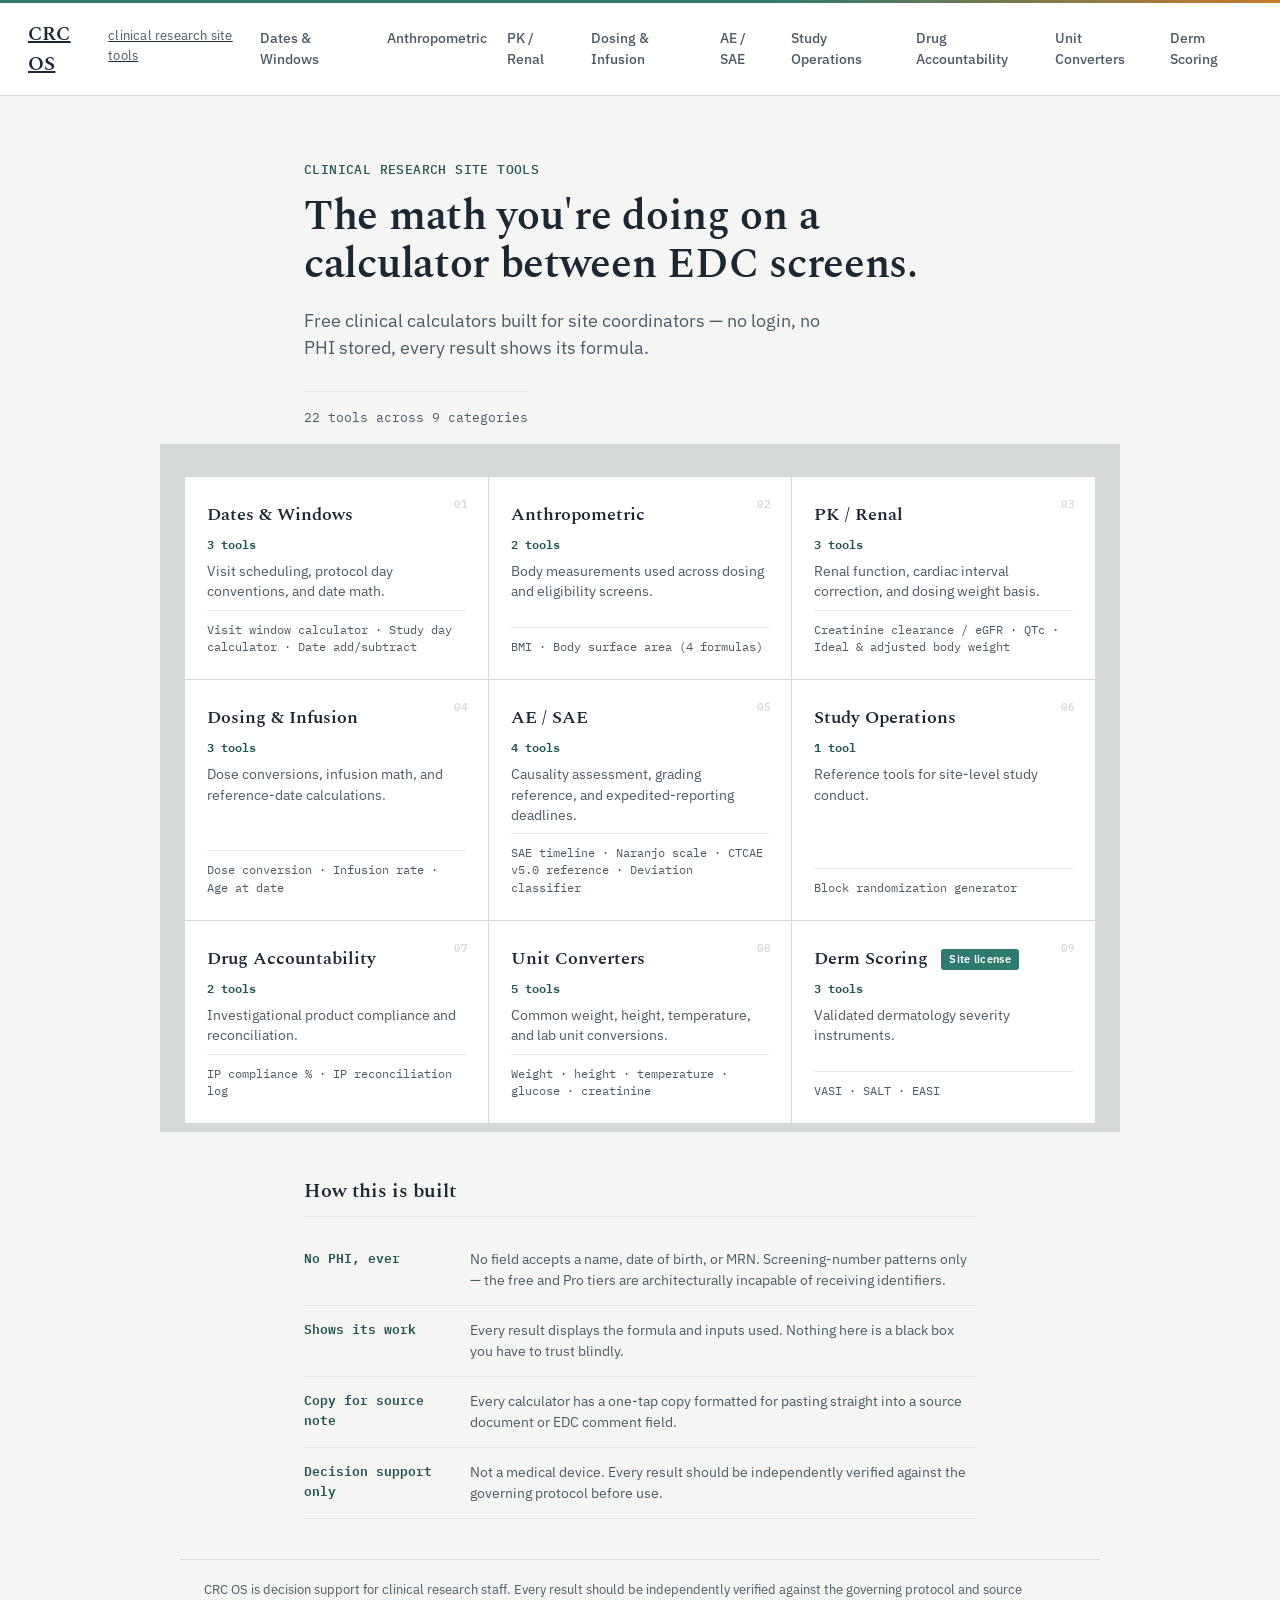
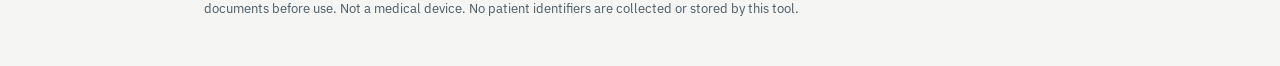
<file: index.html>
<!DOCTYPE html>
<html lang="en">
<head>
<meta charset="UTF-8">
<meta name="viewport" content="width=device-width, initial-scale=1.0">
<title>CRC OS — Clinical research site tools</title>
<meta name="description" content="Free clinical calculators and reference tools for clinical research coordinators — visit windows, dosing, renal function, AE/SAE, and validated dermatology scoring. No login, no PHI stored.">
<meta name="theme-color" content="#2F7A6F">
<meta property="og:title" content="CRC OS — Clinical research site tools">
<meta property="og:description" content="Free clinical calculators and reference tools for clinical research coordinators — visit windows, dosing, renal function, AE/SAE, and validated dermatology scoring. No login, no PHI stored.">
<meta property="og:type" content="website">
<link rel="icon" href="data:image/svg+xml,%3Csvg xmlns='http://www.w3.org/2000/svg' viewBox='0 0 100 100'%3E%3Crect width='100' height='100' rx='14' fill='%231B2733'/%3E%3Ctext x='50' y='66' font-family='Georgia,serif' font-size='52' font-weight='600' fill='%232F7A6F' text-anchor='middle'%3EC%3C/text%3E%3C/svg%3E">
<link rel="preconnect" href="https://fonts.googleapis.com">
<link href="https://fonts.googleapis.com/css2?family=Spectral:wght@400;500;600;700&family=IBM+Plex+Sans:wght@400;500;600&family=IBM+Plex+Mono:wght@400;500;600&display=swap" rel="stylesheet">
<style>
:root{
    --ink:#1B2733;
    --ink-soft:#4A5A66;
    --teal:#2F7A6F;
    --teal-dark:#20544C;
    --amber:#C97A2B;
    --paper:#F5F6F3;
    --panel:#FFFFFF;
    --line:#D7DBD8;
    --line-soft:#E7E9E6;
    --serif: 'Spectral', Georgia, serif;
    --sans: 'IBM Plex Sans', -apple-system, sans-serif;
    --mono: 'IBM Plex Mono', 'SFMono-Regular', monospace;
  }
  *{box-sizing:border-box;}
  html{scroll-behavior:smooth;}
  body{
    margin:0;
    background:var(--paper);
    color:var(--ink);
    font-family:var(--sans);
    line-height:1.5;
  }
  a{color:var(--teal-dark);}

  /* ---- Top bar ---- */
  .accent-bar{
    height:3px;
    background:linear-gradient(90deg, var(--teal) 0%, var(--teal) 60%, var(--amber) 100%);
  }
  header.site{
    display:flex;
    align-items:center;
    justify-content:space-between;
    padding:16px 28px;
    border-bottom:1px solid var(--line);
    background:rgba(255,255,255,0.92);
    backdrop-filter:saturate(1.1) blur(6px);
    position:sticky;
    top:0;
    z-index:10;
  }
  .brand{
    font-family:var(--serif);
    font-weight:600;
    font-size:20px;
    letter-spacing:0.2px;
    color:var(--ink);
    display:flex;
    align-items:baseline;
    gap:8px;
  }
  .brand small{
    font-family:var(--sans);
    font-weight:400;
    font-size:13px;
    color:var(--ink-soft);
  }
  nav.site-nav{display:flex; gap:20px; font-size:14px;}
  nav.site-nav a{text-decoration:none; color:var(--ink-soft); font-weight:500;}
  nav.site-nav a:hover{color:var(--teal-dark);}

  /* ---- Hero / flagship tool ---- */
  .hero{
    max-width:920px;
    margin:0 auto;
    padding:48px 24px 8px;
  }
  .hero h1{
    font-family:var(--serif);
    font-size:34px;
    font-weight:600;
    margin:0 0 10px;
    max-width:560px;
    line-height:1.15;
  }
  .hero p.lede{
    color:var(--ink-soft);
    max-width:520px;
    margin:0 0 32px;
    font-size:16px;
  }

  /* ---- Panels (tool cards) ---- */
  .panel{
    background:var(--panel);
    border:1px solid var(--line);
    border-radius:4px;
    padding:26px;
    margin-bottom:20px;
    transition:border-color 0.15s ease;
  }
  .panel:hover{border-color:#c7ccc8;}
  .panel-flagship{
    padding:28px;
    border-left:3px solid var(--teal);
  }
  .panel h2{
    font-family:var(--serif);
    font-size:20px;
    font-weight:600;
    margin:0 0 4px;
  }
  .panel .sub{
    font-size:13px;
    color:var(--ink-soft);
    margin:0 0 18px;
  }
  .field-row{
    display:flex;
    flex-wrap:wrap;
    gap:14px;
    margin-bottom:14px;
  }
  .field{
    display:flex;
    flex-direction:column;
    gap:6px;
    flex:1 1 140px;
    min-width:120px;
  }
  .field label{
    font-size:12.5px;
    color:var(--ink-soft);
    font-weight:500;
  }
  .field input, .field select{
    font-family:var(--mono);
    font-size:15px;
    padding:9px 10px;
    border:1px solid var(--line);
    border-radius:3px;
    background:var(--paper);
    color:var(--ink);
  }
  .field input:focus, .field select:focus{
    outline:2px solid var(--teal);
    outline-offset:1px;
    border-color:var(--teal);
  }
  .btn{
    font-family:var(--sans);
    font-weight:600;
    font-size:14px;
    padding:11px 20px;
    border-radius:4px;
    border:1px solid var(--teal-dark);
    background:var(--teal);
    color:#fff;
    cursor:pointer;
    transition:background 0.12s ease, transform 0.06s ease;
  }
  .btn:hover{background:var(--teal-dark);}
  .btn:active{transform:translateY(1px);}
  .btn.ghost{
    background:transparent;
    color:var(--ink-soft);
    border:1px solid var(--line);
    font-weight:500;
  }
  .btn.ghost:hover{border-color:var(--ink-soft); color:var(--ink); background:var(--paper);}

  .result{
    margin-top:16px;
    padding:16px 18px;
    background:var(--paper);
    border:1px dashed var(--line);
    border-radius:3px;
    font-family:var(--mono);
    font-size:14px;
    white-space:pre-wrap;
    min-height:20px;
  }
  .result .headline{
    font-size:22px;
    font-weight:600;
    color:var(--teal-dark);
    display:block;
    margin-bottom:6px;
  }
  .result .formula{
    color:var(--ink-soft);
    font-size:12.5px;
  }
  .flag-warn{color:var(--amber); font-weight:600;}

  .copy-btn{
    margin-top:10px;
    font-family:var(--sans);
    font-size:12.5px;
    color:var(--teal-dark);
    background:none;
    border:none;
    cursor:pointer;
    padding:0;
    text-decoration:underline;
  }

  /* ---- Tool grid ---- */
  .section{
    max-width:920px;
    margin:0 auto;
    padding:12px 24px 8px;
  }
  .section h3.cat{
    font-family:var(--serif);
    font-size:15px;
    font-weight:600;
    text-transform:none;
    color:var(--ink-soft);
    border-bottom:1px solid var(--line-soft);
    padding-bottom:8px;
    margin:36px 0 16px;
  }
  table.calc-table{
    width:100%;
    border-collapse:collapse;
  }
  table.calc-table td{
    padding:8px 4px;
    font-family:var(--mono);
    font-size:14px;
  }
  table.calc-table tr{border-bottom:1px solid var(--line-soft);}
  .visit-table{width:100%; border-collapse:collapse; margin-top:6px;}
  .visit-table th{
    text-align:left;
    font-size:12px;
    color:var(--ink-soft);
    font-weight:500;
    padding:6px 8px;
    border-bottom:1px solid var(--line);
  }
  .visit-table td{
    padding:7px 8px;
    font-family:var(--mono);
    font-size:13.5px;
    border-bottom:1px solid var(--line-soft);
  }
  .visit-table tr.oow td{color:var(--amber); font-weight:600;}

  footer.site{
    max-width:920px;
    margin:40px auto 0;
    padding:20px 24px 48px;
    font-size:12.5px;
    color:var(--ink-soft);
    border-top:1px solid var(--line);
  }

  .badge{
    display:inline-block;
    font-family:var(--sans);
    font-size:11px;
    font-weight:600;
    letter-spacing:0.3px;
    padding:2px 8px;
    border-radius:3px;
    background:var(--teal);
    color:#fff;
    vertical-align:middle;
    margin-left:8px;
  }
  .panel-vasi{border-left:3px solid #3b6ea5;}
  .panel-salt{border-left:3px solid #2f7a4f;}
  .panel-easi{border-left:3px solid #6a4c93;}
  .module-note{
    font-size:13.5px;
    color:var(--ink-soft);
    max-width:640px;
    margin:0 0 20px;
    line-height:1.5;
  }
  .region-grid{
    display:grid;
    grid-template-columns:1fr 1fr;
    gap:12px 18px;
    margin-bottom:16px;
  }
  .region-grid .field{min-width:0;}
  .region-title{
    font-family:var(--sans);
    font-size:13px;
    font-weight:600;
    color:var(--ink);
    grid-column:1 / -1;
    margin-top:8px;
    border-bottom:1px solid var(--line-soft);
    padding-bottom:4px;
  }
  .ctcae-search{margin-bottom:10px;}
  table.ctcae-table{width:100%; border-collapse:collapse; font-size:13px;}
  table.ctcae-table th{
    text-align:left; padding:6px 8px; border-bottom:1px solid var(--line);
    font-size:12px; color:var(--ink-soft); font-weight:500;
  }
  table.ctcae-table td{padding:7px 8px; border-bottom:1px solid var(--line-soft); vertical-align:top;}
  table.ctcae-table tr.hidden{display:none;}

  /* ---- Accessibility utilities ---- */
.visually-hidden{
  position:absolute;
  width:1px; height:1px;
  padding:0; margin:-1px;
  overflow:hidden;
  clip:rect(0,0,0,0);
  white-space:nowrap;
  border:0;
}
.skip-link{
  position:absolute;
  left:-999px;
  top:0;
  background:var(--teal-dark);
  color:#fff;
  padding:10px 16px;
  z-index:100;
  font-size:14px;
  font-family:var(--sans);
  text-decoration:none;
}
.skip-link:focus{left:12px; top:12px;}

input.ctcae-search{
  font-family:var(--mono);
  font-size:14px;
  padding:9px 10px;
  border:1px solid var(--line);
  border-radius:3px;
  background:var(--paper);
  color:var(--ink);
  width:100%;
  max-width:400px;
}
input.ctcae-search:focus{outline:2px solid var(--teal); outline-offset:1px; border-color:var(--teal);}

/* ---- Multi-page nav ---- */
.all-tools-link{
  display:none;
  font-size:13px;
  font-weight:500;
  color:var(--ink-soft);
  text-decoration:none;
  border:1px solid var(--line);
  padding:6px 12px;
  border-radius:3px;
}
nav.site-nav a.active{color:var(--teal-dark); border-bottom:2px solid var(--teal); padding-bottom:2px;}

/* ---- Home page ---- */
.home-hero{
  max-width:720px;
  margin:0 auto;
  padding:64px 24px 16px;
}
.home-hero .eyebrow{
  font-family:var(--mono);
  font-size:12.5px;
  font-weight:500;
  letter-spacing:0.4px;
  color:var(--teal-dark);
  text-transform:uppercase;
  margin-bottom:14px;
}
.home-hero h1{
  font-family:var(--serif);
  font-size:42px;
  font-weight:600;
  line-height:1.14;
  letter-spacing:-0.3px;
  margin:0 0 18px;
}
.home-hero p.lede{
  font-size:17.5px;
  color:var(--ink-soft);
  max-width:540px;
  margin:0 0 8px;
  line-height:1.55;
}
.home-meta{
  font-family:var(--mono);
  font-size:12.5px;
  color:var(--ink-soft);
  margin:22px 0 0;
  padding-top:16px;
  border-top:1px solid var(--line-soft);
  display:inline-block;
}

.cat-grid{
  max-width:960px;
  margin:0 auto;
  padding:32px 24px 8px;
  display:grid;
  grid-template-columns:repeat(3, 1fr);
  gap:1px;
  background:var(--line);
  border:1px solid var(--line);
}
.cat-card{
  background:var(--panel);
  padding:24px 22px;
  text-decoration:none;
  color:var(--ink);
  display:flex;
  flex-direction:column;
  gap:8px;
  position:relative;
  transition:background 0.15s ease, transform 0.15s ease;
}
.cat-card:hover{background:var(--paper); transform:translateY(-2px);}
.cat-card:hover .cat-name{color:var(--teal-dark);}
.cat-card .cat-index{
  font-family:var(--mono);
  font-size:11px;
  color:var(--line);
  font-weight:600;
  position:absolute;
  top:18px;
  right:20px;
}
.cat-card .cat-name{
  font-family:var(--serif);
  font-size:18px;
  font-weight:600;
  color:var(--ink);
  transition:color 0.15s ease;
  padding-right:28px;
}
.cat-card .cat-count{
  font-family:var(--mono);
  font-size:11.5px;
  color:var(--teal-dark);
  font-weight:600;
}
.cat-card .cat-desc{
  font-size:13.5px;
  color:var(--ink-soft);
  line-height:1.5;
}
.cat-card .cat-tools{
  font-family:var(--mono);
  font-size:11.5px;
  color:var(--ink-soft);
  margin-top:auto;
  padding-top:10px;
  border-top:1px solid var(--line-soft);
}

.principles{
  max-width:720px;
  margin:44px auto 0;
  padding:0 24px;
}
.principles h2{
  font-family:var(--serif);
  font-size:20px;
  font-weight:600;
  margin:0 0 18px;
  border-bottom:1px solid var(--line-soft);
  padding-bottom:10px;
}
.principle-row{
  display:flex;
  gap:16px;
  padding:14px 0;
  border-bottom:1px solid var(--line-soft);
}
.principle-row .p-term{
  font-family:var(--mono);
  font-size:13px;
  font-weight:600;
  color:var(--teal-dark);
  flex:0 0 150px;
}
.principle-row .p-desc{
  font-size:14px;
  color:var(--ink-soft);
  line-height:1.5;
}

/* ---- Tool page header ---- */
.page-head{
  max-width:920px;
  margin:0 auto;
  padding:40px 24px 8px;
}
.page-head .eyebrow{
  font-family:var(--mono);
  font-size:12px;
  color:var(--ink-soft);
}
.page-head h1{
  font-family:var(--serif);
  font-size:28px;
  font-weight:600;
  margin:6px 0 8px;
}
.page-head p.lede{
  color:var(--ink-soft);
  max-width:560px;
  margin:0 0 8px;
  font-size:15px;
}

@media (max-width:760px){
  .cat-grid{grid-template-columns:1fr;}
}
@media (max-width:640px){
  .all-tools-link{display:inline-block;}
  .home-hero h1{font-size:28px;}
  .page-head h1{font-size:23px;}
    .region-grid{grid-template-columns:1fr;}
    .hero h1{font-size:27px;}
    nav.site-nav{display:none;}
    .panel{padding:18px;}
  }

</style>
</head>
<body>
<a class="skip-link" href="#main">Skip to content</a>
<div class="accent-bar"></div>
<header class="site">
  <a href="index.html" class="brand">CRC OS <small>clinical research site tools</small></a>
  <a href="index.html#tools" class="all-tools-link">All tools</a>
  <nav class="site-nav">
    <a href="tools/dates.html">Dates & Windows</a>
    <a href="tools/anthropometric.html">Anthropometric</a>
    <a href="tools/renal.html">PK / Renal</a>
    <a href="tools/dosing.html">Dosing & Infusion</a>
    <a href="tools/ae-sae.html">AE / SAE</a>
    <a href="tools/study-ops.html">Study Operations</a>
    <a href="tools/accountability.html">Drug Accountability</a>
    <a href="tools/converters.html">Unit Converters</a>
    <a href="tools/derm-scoring.html">Derm Scoring</a>
  </nav>
</header>
<main id="main">
<div class="home-hero">
  <div class="eyebrow">Clinical research site tools</div>
  <h1>The math you're doing on a calculator between EDC screens.</h1>
  <p class="lede">Free clinical calculators built for site coordinators — no login, no PHI stored, every result shows its formula.</p>
  <p class="home-meta">22 tools across 9 categories</p>
</div>

<div class="cat-grid" id="tools">
  <a class="cat-card" href="tools/dates.html">
    <div class="cat-index">01</div>
    <div class="cat-name">Dates & Windows</div>
    <div class="cat-count">3 tools</div>
    <div class="cat-desc">Visit scheduling, protocol day conventions, and date math.</div>
    <div class="cat-tools">Visit window calculator · Study day calculator · Date add/subtract</div>
  </a>
  <a class="cat-card" href="tools/anthropometric.html">
    <div class="cat-index">02</div>
    <div class="cat-name">Anthropometric</div>
    <div class="cat-count">2 tools</div>
    <div class="cat-desc">Body measurements used across dosing and eligibility screens.</div>
    <div class="cat-tools">BMI · Body surface area (4 formulas)</div>
  </a>
  <a class="cat-card" href="tools/renal.html">
    <div class="cat-index">03</div>
    <div class="cat-name">PK / Renal</div>
    <div class="cat-count">3 tools</div>
    <div class="cat-desc">Renal function, cardiac interval correction, and dosing weight basis.</div>
    <div class="cat-tools">Creatinine clearance / eGFR · QTc · Ideal & adjusted body weight</div>
  </a>
  <a class="cat-card" href="tools/dosing.html">
    <div class="cat-index">04</div>
    <div class="cat-name">Dosing & Infusion</div>
    <div class="cat-count">3 tools</div>
    <div class="cat-desc">Dose conversions, infusion math, and reference-date calculations.</div>
    <div class="cat-tools">Dose conversion · Infusion rate · Age at date</div>
  </a>
  <a class="cat-card" href="tools/ae-sae.html">
    <div class="cat-index">05</div>
    <div class="cat-name">AE / SAE</div>
    <div class="cat-count">4 tools</div>
    <div class="cat-desc">Causality assessment, grading reference, and expedited-reporting deadlines.</div>
    <div class="cat-tools">SAE timeline · Naranjo scale · CTCAE v5.0 reference · Deviation classifier</div>
  </a>
  <a class="cat-card" href="tools/study-ops.html">
    <div class="cat-index">06</div>
    <div class="cat-name">Study Operations</div>
    <div class="cat-count">1 tool</div>
    <div class="cat-desc">Reference tools for site-level study conduct.</div>
    <div class="cat-tools">Block randomization generator</div>
  </a>
  <a class="cat-card" href="tools/accountability.html">
    <div class="cat-index">07</div>
    <div class="cat-name">Drug Accountability</div>
    <div class="cat-count">2 tools</div>
    <div class="cat-desc">Investigational product compliance and reconciliation.</div>
    <div class="cat-tools">IP compliance % · IP reconciliation log</div>
  </a>
  <a class="cat-card" href="tools/converters.html">
    <div class="cat-index">08</div>
    <div class="cat-name">Unit Converters</div>
    <div class="cat-count">5 tools</div>
    <div class="cat-desc">Common weight, height, temperature, and lab unit conversions.</div>
    <div class="cat-tools">Weight · height · temperature · glucose · creatinine</div>
  </a>
  <a class="cat-card" href="tools/derm-scoring.html">
    <div class="cat-index">09</div>
    <div class="cat-name">Derm Scoring <span class="badge">Site license</span></div>
    <div class="cat-count">3 tools</div>
    <div class="cat-desc">Validated dermatology severity instruments.</div>
    <div class="cat-tools">VASI · SALT · EASI</div>
  </a>
</div>

<div class="principles">
  <h2>How this is built</h2>
  <div class="principle-row"><div class="p-term">No PHI, ever</div><div class="p-desc">No field accepts a name, date of birth, or MRN. Screening-number patterns only — the free and Pro tiers are architecturally incapable of receiving identifiers.</div></div>
  <div class="principle-row"><div class="p-term">Shows its work</div><div class="p-desc">Every result displays the formula and inputs used. Nothing here is a black box you have to trust blindly.</div></div>
  <div class="principle-row"><div class="p-term">Copy for source note</div><div class="p-desc">Every calculator has a one-tap copy formatted for pasting straight into a source document or EDC comment field.</div></div>
  <div class="principle-row"><div class="p-term">Decision support only</div><div class="p-desc">Not a medical device. Every result should be independently verified against the governing protocol before use.</div></div>
</div>
</main>
<footer class="site">
  CRC OS is decision support for clinical research staff. Every result should be independently verified against the governing protocol and source documents before use. Not a medical device. No patient identifiers are collected or stored by this tool.
</footer>
<script>
function fmt(n, d=2){ return Number(n).toLocaleString(undefined,{minimumFractionDigits:d, maximumFractionDigits:d}); }
function copyResult(text){ navigator.clipboard.writeText(text).catch(()=>{}); }

function addCopyBtn(containerId, text){
  const el = document.getElementById(containerId);
  const btn = document.createElement('button');
  btn.type='button';
  btn.className='copy-btn';
  btn.textContent='Copy for source note';
  btn.onclick=()=>copyResult(text);
  el.appendChild(btn);
}

/* ---- BMI ---- */
function calcBMI(){
  const wt = parseFloat(document.getElementById('bmi-wt').value);
  const ht = parseFloat(document.getElementById('bmi-ht').value)/100;
  const out = document.getElementById('bmi-result');
  if(!wt || !ht){ out.innerHTML='Enter weight and height.'; return; }
  const bmi = wt/(ht*ht);
  const text = `BMI: ${fmt(bmi,1)} kg/m²  (weight ${wt} kg, height ${ht*100} cm) — computed by CRC OS`;
  out.innerHTML = `<span class="headline">${fmt(bmi,1)} kg/m²</span><span class="formula">BMI = weight(kg) / height(m)²</span>`;
  addCopyBtn('bmi-result', text);
}

/* ---- BSA ---- */
function calcBSA(){
  const wt = parseFloat(document.getElementById('bsa-wt').value);
  const ht = parseFloat(document.getElementById('bsa-ht').value);
  const out = document.getElementById('bsa-result');
  if(!wt || !ht){ out.innerHTML='Enter weight and height.'; return; }
  const mosteller = Math.sqrt((wt*ht)/3600);
  const dubois = 0.007184*Math.pow(wt,0.425)*Math.pow(ht,0.725);
  const haycock = 0.024265*Math.pow(wt,0.5378)*Math.pow(ht,0.3964);
  const boyd = 0.0003207*Math.pow(wt,(0.7285-0.0188*Math.log10(wt)))*Math.pow(ht,0.3);
  out.innerHTML = `<span class="headline">Mosteller: ${fmt(mosteller,2)} m²</span>` +
    `<span class="formula">Du Bois: ${fmt(dubois,2)} m²  |  Haycock: ${fmt(haycock,2)} m²  |  Boyd: ${fmt(boyd,2)} m²</span>`;
  addCopyBtn('bsa-result', `BSA (Mosteller): ${fmt(mosteller,2)} m² | Du Bois: ${fmt(dubois,2)} m² | Haycock: ${fmt(haycock,2)} m² | Boyd: ${fmt(boyd,2)} m² — wt ${wt}kg, ht ${ht}cm — CRC OS`);
}

/* ---- Creatinine clearance / eGFR ---- */
function calcCrCl(){
  const age = parseFloat(document.getElementById('cr-age').value);
  const sex = document.getElementById('cr-sex').value;
  const wt = parseFloat(document.getElementById('cr-wt').value);
  const scr = parseFloat(document.getElementById('cr-scr').value);
  const out = document.getElementById('cr-result');
  if(!age || !wt || !scr){ out.innerHTML='Enter age, weight, and serum creatinine.'; return; }

  // Cockcroft-Gault
  let cg = ((140-age)*wt)/(72*scr);
  if(sex==='F') cg *= 0.85;

  // CKD-EPI 2021 (race-free)
  const kappa = sex==='F' ? 0.7 : 0.9;
  const alpha = sex==='F' ? -0.241 : -0.302;
  const scrK = scr/kappa;
  const minTerm = Math.pow(Math.min(scrK,1), alpha);
  const maxTerm = Math.pow(Math.max(scrK,1), -1.200);
  let egfr = 142 * minTerm * maxTerm * Math.pow(0.9938, age);
  if(sex==='F') egfr *= 1.012;

  out.innerHTML = `<span class="headline">Cockcroft-Gault: ${fmt(cg,1)} mL/min</span>` +
    `<span class="formula">CKD-EPI 2021 eGFR: ${fmt(egfr,1)} mL/min/1.73m²</span>` +
    `<span class="formula">CG = [(140-age)×weight(kg)] / (72×SCr) ${sex==='F'?'× 0.85':''}. CKD-EPI 2021 is race-free per NKF/ASN recommendation.</span>` +
    (Math.abs(cg-egfr) > 15 ? `<br><span class="flag-warn">⚠ Formulas diverge by >15 — check which one the protocol specifies for eligibility.</span>` : '');
  addCopyBtn('cr-result', `CrCl (Cockcroft-Gault): ${fmt(cg,1)} mL/min | eGFR (CKD-EPI 2021): ${fmt(egfr,1)} mL/min/1.73m² — age ${age}, ${sex}, wt ${wt}kg, SCr ${scr} — CRC OS`);
}

/* ---- Dose conversion ---- */
function calcDoseConv(){
  const dose = parseFloat(document.getElementById('dc-dose').value);
  const dir = document.getElementById('dc-dir').value;
  const wt = parseFloat(document.getElementById('dc-wt').value);
  const ht = parseFloat(document.getElementById('dc-ht').value);
  const out = document.getElementById('dc-result');
  if(!dose || !wt || !ht){ out.innerHTML='Enter dose, weight, and height.'; return; }
  const bsa = Math.sqrt((wt*ht)/3600); // Mosteller
  let result, label;
  if(dir==='k2m'){ result = dose*wt/bsa; label='mg/m²'; }
  else { result = dose*bsa/wt; label='mg/kg'; }
  out.innerHTML = `<span class="headline">${fmt(result,2)} ${label}</span><span class="formula">Using BSA (Mosteller) = ${fmt(bsa,2)} m²</span>`;
  addCopyBtn('dc-result', `Dose conversion: ${dose} → ${fmt(result,2)} ${label} (BSA Mosteller ${fmt(bsa,2)} m²) — CRC OS`);
}

/* ---- Infusion rate ---- */
function calcInfusion(){
  const vol = parseFloat(document.getElementById('ir-vol').value);
  const min = parseFloat(document.getElementById('ir-min').value);
  const drop = parseFloat(document.getElementById('ir-drop').value);
  const out = document.getElementById('ir-result');
  if(!vol || !min){ out.innerHTML='Enter volume and duration.'; return; }
  const mlhr = vol/(min/60);
  let extra = '';
  if(drop){
    const gttmin = (vol*drop)/min;
    extra = `<span class="formula">Drip rate: ${fmt(gttmin,0)} gtt/min (drop factor ${drop} gtt/mL)</span>`;
  }
  out.innerHTML = `<span class="headline">${fmt(mlhr,1)} mL/hr</span>${extra}`;
  addCopyBtn('ir-result', `Infusion rate: ${fmt(mlhr,1)} mL/hr for ${vol}mL over ${min}min — CRC OS`);
}

/* ---- Age / date ---- */
function calcAge(){
  const dob = new Date(document.getElementById('age-dob').value);
  const ref = new Date(document.getElementById('age-ref').value);
  const out = document.getElementById('age-result');
  if(isNaN(dob) || isNaN(ref)){ out.innerHTML='Enter both dates.'; return; }
  const days = Math.round((ref-dob)/86400000);
  let years = ref.getFullYear()-dob.getFullYear();
  const m = ref.getMonth()-dob.getMonth();
  if(m<0 || (m===0 && ref.getDate()<dob.getDate())) years--;
  out.innerHTML = `<span class="headline">${years} years old</span><span class="formula">${days} total days between dates</span>`;
  addCopyBtn('age-result', `Age at reference date: ${years} years (${days} days) — CRC OS`);
}

/* ---- Unit converter ---- */
function calcUnit(){
  const v = parseFloat(document.getElementById('uc-val').value);
  const type = document.getElementById('uc-type').value;
  const out = document.getElementById('uc-result');
  if(isNaN(v)){ out.innerHTML='Enter a value.'; return; }
  let r, label;
  switch(type){
    case 'lbkg': r=v*0.453592; label='kg'; break;
    case 'kglb': r=v/0.453592; label='lb'; break;
    case 'incm': r=v*2.54; label='cm'; break;
    case 'cmin': r=v/2.54; label='in'; break;
    case 'fc': r=(v-32)*5/9; label='°C'; break;
    case 'cf': r=(v*9/5)+32; label='°F'; break;
    case 'glucose_mgdl_mmol': r=v/18.0182; label='mmol/L'; break;
    case 'glucose_mmol_mgdl': r=v*18.0182; label='mg/dL'; break;
    case 'creat_mgdl_umol': r=v*88.42; label='µmol/L'; break;
    case 'creat_umol_mgdl': r=v/88.42; label='mg/dL'; break;
  }
  out.innerHTML = `<span class="headline">${fmt(r,3)} ${label}</span>`;
  addCopyBtn('uc-result', `${v} → ${fmt(r,3)} ${label} — CRC OS`);
}

/* ---- Visit window calculator ---- */
let visitRows = [];
function addVisitRow(){
  const raw = document.getElementById('vw-schedule').value.trim();
  if(!raw) return;
  const parts = raw.split(',').map(s=>s.trim());
  if(parts.length<3){ alert('Format: day, ± window days, label — e.g. 14,3,Week 2'); return; }
  visitRows.push({day:parseFloat(parts[0]), window:parseFloat(parts[1]), label:parts.slice(2).join(',')});
  document.getElementById('vw-schedule').value='';
  const listEl = document.getElementById('vw-list');
  listEl.style.display='block';
  listEl.innerHTML = visitRows.map(v=>`Day ${v.day} (±${v.window}) — ${v.label}`).join('\n');
}
function resetVisits(){
  visitRows=[];
  document.getElementById('vw-list').style.display='none';
  document.getElementById('vw-list').innerHTML='';
  document.getElementById('vw-result').innerHTML='';
}
function calcVisitWindows(){
  const day1val = document.getElementById('vw-day1').value;
  const out = document.getElementById('vw-result');
  if(!day1val){ out.innerHTML='<div class="result">Set Day 1 first.</div>'; return; }
  if(visitRows.length===0){ out.innerHTML='<div class="result">Add at least one visit.</div>'; return; }
  const day1 = new Date(day1val+'T00:00:00');
  let rows = visitRows.map(v=>{
    const target = new Date(day1); target.setDate(target.getDate()+v.day);
    const early = new Date(target); early.setDate(early.getDate()-v.window);
    const late = new Date(target); late.setDate(late.getDate()+v.window);
    const dow = target.toLocaleDateString(undefined,{weekday:'short'});
    const weekend = (target.getDay()===0 || target.getDay()===6);
    return {label:v.label, target, early, late, dow, weekend};
  });
  const dstr = d => d.toLocaleDateString(undefined,{year:'numeric',month:'short',day:'numeric'});
  let html = `<table class="visit-table"><thead><tr><th>Visit</th><th>Target date</th><th>Window opens</th><th>Window closes</th></tr></thead><tbody>`;
  rows.forEach(r=>{
    html += `<tr class="${r.weekend?'oow':''}"><td>${r.label}</td><td>${dstr(r.target)} (${r.dow})${r.weekend?' ⚠ weekend':''}</td><td>${dstr(r.early)}</td><td>${dstr(r.late)}</td></tr>`;
  });
  html += `</tbody></table>`;
  document.getElementById('vw-result').innerHTML = `<div class="panel" style="border-left:3px solid var(--teal); margin-top:14px;">${html}
    <button class="copy-btn" onclick="copyVisitTable()">Copy for source note</button></div>`;
  window._vwRows = rows;
  window._vwDstr = dstr;
}
function copyVisitTable(){
  const rows = window._vwRows||[]; const dstr = window._vwDstr;
  const text = rows.map(r=>`${r.label}: target ${dstr(r.target)}, window ${dstr(r.early)}–${dstr(r.late)}${r.weekend?' (weekend)':''}`).join('\n');
  copyResult('Visit schedule — CRC OS\n'+text);
}

/* ---- QTc ---- */
function calcQTc(){
  const qt = parseFloat(document.getElementById('qtc-qt').value);
  const hr = parseFloat(document.getElementById('qtc-hr').value);
  const out = document.getElementById('qtc-result');
  if(!qt || !hr){ out.innerHTML='Enter QT and heart rate.'; return; }
  const rr = 60/hr; // seconds
  const qtSec = qt/1000;
  const bazett = (qtSec/Math.sqrt(rr))*1000;
  const fridericia = (qtSec/Math.cbrt(rr))*1000;
  const framingham = (qtSec + 0.154*(1-rr))*1000;
  out.innerHTML = `<span class="headline">Bazett: ${fmt(bazett,0)} ms</span>` +
    `<span class="formula">Fridericia: ${fmt(fridericia,0)} ms  |  Framingham: ${fmt(framingham,0)} ms  (RR ${fmt(rr,2)}s)</span>`;
  addCopyBtn('qtc-result', `QTc — Bazett ${fmt(bazett,0)}ms, Fridericia ${fmt(fridericia,0)}ms, Framingham ${fmt(framingham,0)}ms (QT ${qt}ms, HR ${hr}) — CRC OS`);
}

/* ---- IBW / Adjusted BW ---- */
function calcIBW(){
  const sex = document.getElementById('ibw-sex').value;
  const htCm = parseFloat(document.getElementById('ibw-ht').value);
  const wt = parseFloat(document.getElementById('ibw-wt').value);
  const out = document.getElementById('ibw-result');
  if(!htCm || !wt){ out.innerHTML='Enter height and weight.'; return; }
  const htIn = htCm/2.54;
  const base = sex==='F' ? 45.5 : 50;
  const ibw = base + 2.3*(htIn-60);
  let extra = '';
  let text = `IBW ${fmt(ibw,1)}kg`;
  if(wt > ibw*1.2){
    const adjbw = ibw + 0.4*(wt-ibw);
    extra = `<span class="formula">Actual weight exceeds ~120% of IBW — Adjusted BW: ${fmt(adjbw,1)} kg</span>`;
    text += `, AdjBW ${fmt(adjbw,1)}kg (actual wt ${wt}kg exceeds 120% IBW)`;
  }
  out.innerHTML = `<span class="headline">IBW: ${fmt(ibw,1)} kg</span>${extra}<span class="formula">Devine: ${sex==='F'?'45.5':'50'} + 2.3 × (height(in) − 60)</span>`;
  addCopyBtn('ibw-result', text+' — CRC OS');
}

/* ---- Study day ---- */
function calcStudyDay(){
  const day1val = document.getElementById('sd-day1').value;
  const n = parseInt(document.getElementById('sd-day').value);
  const out = document.getElementById('sd-result');
  if(!day1val || isNaN(n)){ out.innerHTML='Enter Day 1 and a study day.'; return; }
  const day1 = new Date(day1val+'T00:00:00');
  const offset = n>0 ? n-1 : n;
  const d = new Date(day1); d.setDate(d.getDate()+offset);
  const dstr = d.toLocaleDateString(undefined,{year:'numeric',month:'short',day:'numeric', weekday:'short'});
  out.innerHTML = `<span class="headline">Day ${n} = ${dstr}</span><span class="formula">No Day 0 exists between Day -1 and Day 1</span>`;
  addCopyBtn('sd-result', `Study Day ${n} = ${dstr} (Day 1 = ${day1val}) — CRC OS`);
}

/* ---- Date add/subtract ---- */
function calcDateAdd(){
  const dateVal = document.getElementById('da-date').value;
  const days = parseInt(document.getElementById('da-days').value);
  const out = document.getElementById('da-result');
  if(!dateVal || isNaN(days)){ out.innerHTML='Enter a date and number of days.'; return; }
  const d = new Date(dateVal+'T00:00:00'); d.setDate(d.getDate()+days);
  const dstr = d.toLocaleDateString(undefined,{year:'numeric',month:'short',day:'numeric', weekday:'short'});
  out.innerHTML = `<span class="headline">${dstr}</span>`;
  addCopyBtn('da-result', `${dateVal} ${days>=0?'+':''}${days} days = ${dstr} — CRC OS`);
}

/* ---- SAE timeline ---- */
function calcSAETimeline(){
  const val = document.getElementById('sae-aware').value;
  const out = document.getElementById('sae-result');
  if(!val){ out.innerHTML='Enter the date/time of awareness.'; return; }
  const t0 = new Date(val);
  const fmtDT = d => d.toLocaleString(undefined,{year:'numeric',month:'short',day:'numeric',hour:'2-digit',minute:'2-digit'});
  const h24 = new Date(t0); h24.setHours(h24.getHours()+24);
  const d7 = new Date(t0); d7.setDate(d7.getDate()+7);
  const d15 = new Date(t0); d15.setDate(d15.getDate()+15);
  out.innerHTML = `<span class="headline">24-hr notification: ${fmtDT(h24)}</span>` +
    `<span class="formula">7-day report (fatal/life-threatening unexpected): ${fmtDT(d7)}</span>` +
    `<span class="formula">15-day report (other serious unexpected): ${fmtDT(d15)}</span>`;
  addCopyBtn('sae-result', `SAE aware ${fmtDT(t0)} → 24hr: ${fmtDT(h24)} | 7-day: ${fmtDT(d7)} | 15-day: ${fmtDT(d15)} — CRC OS`);
}

/* ---- Naranjo ---- */
const naranjoQ = [
  {q:"1. Are there previous conclusive reports on this reaction?", opts:{yes:1,no:0,unk:0}},
  {q:"2. Did the adverse event appear after the suspected drug was given?", opts:{yes:2,no:-1,unk:0}},
  {q:"3. Did the reaction improve when the drug was discontinued or a specific antagonist given?", opts:{yes:1,no:0,unk:0}},
  {q:"4. Did the reaction reappear when the drug was readministered?", opts:{yes:2,no:-1,unk:0}},
  {q:"5. Are there alternative causes that could have caused the reaction?", opts:{yes:-1,no:2,unk:0}},
  {q:"6. Did the reaction reappear when a placebo was given?", opts:{yes:-1,no:1,unk:0}},
  {q:"7. Was the drug detected in blood/fluids at known-toxic concentrations?", opts:{yes:1,no:0,unk:0}},
  {q:"8. Was the reaction more severe with dose increase, or less severe with dose decrease?", opts:{yes:1,no:0,unk:0}},
  {q:"9. Did the patient have a similar reaction to the same/similar drug previously?", opts:{yes:1,no:0,unk:0}},
  {q:"10. Was the adverse event confirmed by objective evidence?", opts:{yes:1,no:0,unk:0}}
];
(function buildNaranjo(){
  const el = document.getElementById('naranjo-form');
  if(!el) return;
  el.innerHTML = naranjoQ.map((item,i)=>`
    <div class="field-row">
      <div class="field" style="flex:3 1 300px;"><label for="nar-${i}">${item.q}</label></div>
      <div class="field" style="flex:1 1 140px;">
        <select id="nar-${i}"><option value="unk">Unknown</option><option value="yes">Yes</option><option value="no">No</option></select>
      </div>
    </div>`).join('');
})();
function calcNaranjo(){
  let score = 0;
  naranjoQ.forEach((item,i)=>{
    const v = document.getElementById('nar-'+i).value;
    score += item.opts[v];
  });
  let cat = score>=9?'Definite':score>=5?'Probable':score>=1?'Possible':'Doubtful';
  const out = document.getElementById('naranjo-result');
  out.innerHTML = `<span class="headline">Score: ${score} — ${cat}</span>`;
  addCopyBtn('naranjo-result', `Naranjo score ${score} (${cat}) — CRC OS`);
}

/* ---- CTCAE quick reference ---- */
const ctcaeData = [
  ["Rash maculo-papular","<10% BSA","10-30% BSA, ±symptoms","30%+ BSA, or limiting self-care ADL","Life-threatening; skin sloughing"],
  ["Pruritus","Mild, topical intervention","Intense/widespread, oral intervention, limiting ADL","","-"],
  ["Fatigue","Relieved by rest","Not relieved by rest, limiting instrumental ADL","Not relieved by rest, limiting self-care ADL","-"],
  ["Headache","Mild","Moderate, limiting instrumental ADL","Severe, limiting self-care ADL","-"],
  ["Nausea","Loss of appetite, no eating change","Oral intake decreased, no weight loss","Inadequate oral intake, tube feeding/TPN indicated","-"],
  ["Diarrhea","<4 stools/day over baseline","4-6 stools/day over baseline, limiting instrumental ADL","7+ stools/day, incontinence, limiting self-care ADL","Life-threatening"],
  ["Injection site reaction","Tenderness with/without erythema","Pain, lipodystrophy, edema, phlebitis","Ulceration or necrosis; severe tissue damage","Life-threatening"],
  ["ALT increased","> ULN - 3.0×ULN","3.0 - 5.0×ULN","5.0 - 20.0×ULN","20.0×ULN"],
  ["AST increased","> ULN - 3.0×ULN","3.0 - 5.0×ULN","5.0 - 20.0×ULN","20.0×ULN"],
  ["Neutrophil count decreased","<LLN - 1500/mm³","<1500 - 1000/mm³","<1000 - 500/mm³","<500/mm³"],
  ["White blood cell decreased","<LLN - 3000/mm³","<3000 - 2000/mm³","<2000 - 1000/mm³","<1000/mm³"],
  ["Platelet count decreased","<LLN - 75,000/mm³","<75,000 - 50,000/mm³","<50,000 - 25,000/mm³","<25,000/mm³"],
  ["Hypertension","Prehypertension","Recurrent/persistent; medical intervention indicated","Severe; medical intervention indicated","Life-threatening crisis"],
  ["Upper respiratory infection","Mild, intervention not indicated","Moderate, medical intervention indicated","Severe, IV antibiotics indicated","Life-threatening"],
  ["Alopecia","<50% hair loss, not obvious","≥50% hair loss, obvious; psychosocial impact","-","-"],
  ["Dry skin","Covering <10% BSA, no erythema/pruritus","10-30% BSA, erythema/pruritus, limiting instrumental ADL","30%+ BSA, limiting self-care ADL","-"],
  ["Edema limbs","Trace, asymptomatic","Symptomatic, limiting instrumental ADL","Limiting self-care ADL","Life-threatening"],
  ["Weight gain","5-<10% baseline","10-<20% baseline","≥20% baseline","-"],
  ["Weight loss","5-<10% baseline, intervention not indicated","10-<20%, nutritional support indicated","≥20%, tube feeding/TPN indicated","Life-threatening"],
  ["Insomnia","Mild difficulty falling/staying asleep","Moderate; medication indicated, limiting instrumental ADL","Severe, limiting self-care ADL","-"]
];
(function buildCTCAE(){
  const body = document.getElementById('ctcae-body');
  if(!body) return;
  body.innerHTML = ctcaeData.map(r=>`<tr><td><strong>${r[0]}</strong></td><td>${r[1]}</td><td>${r[2]}</td><td>${r[3]}</td><td>${r[4]}</td></tr>`).join('');
})();
function filterCTCAE(){
  const q = document.getElementById('ctcae-search').value.toLowerCase();
  document.querySelectorAll('#ctcae-body tr').forEach(tr=>{
    tr.classList.toggle('hidden', !tr.textContent.toLowerCase().includes(q));
  });
}

/* ---- Deviation classifier ---- */
function calcDeviation(){
  const safety = document.getElementById('dev-safety').value;
  const data = document.getElementById('dev-data').value;
  const scope = document.getElementById('dev-scope').value;
  const out = document.getElementById('dev-result');
  let cls, guidance;
  if(safety==='yes'){
    cls='Major'; guidance='Report to IRB per site SOP timeline; notify sponsor immediately; document corrective/preventive action (CAPA).';
  } else if(data==='yes' && scope==='systemic'){
    cls='Major'; guidance='Likely reportable — systemic process failures affecting data integrity typically require IRB notification and a CAPA plan.';
  } else if(data==='yes'){
    cls='Minor (verify)'; guidance="Document in deviation log; assess whether isolated data-integrity impact meets your IRB's reportable threshold.";
  } else {
    cls='Minor'; guidance='Document in the site deviation log per SOP; no IRB reporting typically required for isolated, non-safety, non-data-integrity deviations.';
  }
  out.innerHTML = `<span class="headline">${cls}</span><span class="formula">${guidance}</span>`;
  addCopyBtn('dev-result', `Deviation classification: ${cls} — ${guidance} — CRC OS`);
}

/* ---- Block randomization ---- */
function genRandomization(){
  const arms = document.getElementById('br-arms').value.split(',').map(s=>s.trim()).filter(Boolean);
  const blockSize = parseInt(document.getElementById('br-blocksize').value);
  const numBlocks = parseInt(document.getElementById('br-blocks').value);
  const out = document.getElementById('br-result');
  if(arms.length<2 || !blockSize || !numBlocks || blockSize % arms.length !== 0){
    out.innerHTML = 'Block size must be an even multiple of the number of arms.'; return;
  }
  const perArm = blockSize/arms.length;
  let sequence = [];
  for(let b=0; b<numBlocks; b++){
    let block = [];
    arms.forEach(a=>{ for(let i=0;i<perArm;i++) block.push(a); });
    for(let i=block.length-1;i>0;i--){ const j=Math.floor(Math.random()*(i+1)); [block[i],block[j]]=[block[j],block[i]]; }
    sequence.push(block);
  }
  const text = sequence.map((b,i)=>`Block ${i+1}: ${b.join(', ')}`).join('\n');
  out.innerHTML = `<div class="headline" style="font-size:15px;">Reference sequence generated</div><span class="formula">${text.replace(/\n/g,'<br>')}</span>`;
  addCopyBtn('br-result', `Randomization (reference only, not for production use):\n${text} — CRC OS`);
}

/* ---- IP compliance ---- */
function calcIPCompliance(){
  const exp = parseFloat(document.getElementById('ipc-expected').value);
  const disp = parseFloat(document.getElementById('ipc-dispensed').value);
  const ret = parseFloat(document.getElementById('ipc-returned').value);
  const out = document.getElementById('ipc-result');
  if(!exp){ out.innerHTML='Enter expected doses.'; return; }
  const taken = disp-ret;
  const pct = (taken/exp)*100;
  out.innerHTML = `<span class="headline">${fmt(pct,1)}% compliance</span><span class="formula">(${disp} dispensed − ${ret} returned = ${taken} taken) / ${exp} expected</span>` +
    (pct<80 || pct>120 ? `<br><span class="flag-warn">⚠ Outside typical 80-120% compliance range — review with PI.</span>` : '');
  addCopyBtn('ipc-result', `IP compliance: ${fmt(pct,1)}% (${taken}/${exp} expected) — CRC OS`);
}

/* ---- IP reconciliation ---- */
function calcIPRecon(){
  const rec = parseFloat(document.getElementById('ipr-received').value)||0;
  const disp = parseFloat(document.getElementById('ipr-dispensed').value)||0;
  const ret = parseFloat(document.getElementById('ipr-returned').value)||0;
  const dest = parseFloat(document.getElementById('ipr-destroyed').value)||0;
  const out = document.getElementById('ipr-result');
  const onsite = rec - disp;
  const discrepancy = rec - disp - dest;
  out.innerHTML = `<span class="headline">On-site inventory: ${fmt(onsite,0)} units</span>` +
    `<span class="formula">Received ${rec} − dispensed ${disp} − destroyed/lost ${dest} = ${fmt(discrepancy,0)}</span>` +
    (discrepancy!==0 ? `<br><span class="flag-warn">⚠ Discrepancy of ${fmt(discrepancy,0)} — investigate and document before next monitoring visit.</span>` : `<br>No discrepancy.`);
  addCopyBtn('ipr-result', `IP reconciliation: on-site ${onsite}, discrepancy ${discrepancy} — CRC OS`);
}

/* ---- VASI ---- */
const vasiRegions = ["Head/neck","Trunk","Arms","Legs","Hands","Feet"];
const vasiPcts = [0,10,25,50,75,90,100];
(function buildVASI(){
  const el = document.getElementById('vasi-form');
  if(!el) return;
  el.innerHTML = vasiRegions.map((r,i)=>`
    <div class="field-row">
      <div class="field"><label for="vasi-hu-${i}">${r} — hand units affected</label><input type="number" id="vasi-hu-${i}" min="0" step="0.5"></div>
      <div class="field"><label for="vasi-pct-${i}">${r} — % depigmentation</label>
        <select id="vasi-pct-${i}">${vasiPcts.map(p=>`<option value="${p}">${p}%</option>`).join('')}</select>
      </div>
    </div>`).join('');
})();
function calcVASI(){
  let total = 0;
  const breakdown = [];
  vasiRegions.forEach((r,i)=>{
    const hu = parseFloat(document.getElementById('vasi-hu-'+i).value)||0;
    const pct = parseFloat(document.getElementById('vasi-pct-'+i).value)||0;
    const val = hu*(pct/100);
    total += val;
    if(hu>0) breakdown.push(`${r}: ${hu}hu × ${pct}% = ${fmt(val,2)}`);
  });
  const out = document.getElementById('vasi-result');
  out.innerHTML = `<span class="headline">VASI: ${fmt(total,2)}</span><span class="formula">${breakdown.join(' | ')||'Enter hand units per region.'}</span>`;
  addCopyBtn('vasi-result', `VASI: ${fmt(total,2)} (${breakdown.join('; ')}) — CRC OS`);
}

/* ---- SALT ---- */
function calcSALT(){
  const w = {vertex:0.40, back:0.24, right:0.18, left:0.18};
  let total = 0;
  Object.keys(w).forEach(k=>{
    const v = parseFloat(document.getElementById('salt-'+k).value)||0;
    total += w[k]*v;
  });
  const out = document.getElementById('salt-result');
  out.innerHTML = `<span class="headline">SALT: ${fmt(total,1)}</span><span class="formula">Σ(region weight × % hair loss)</span>`;
  addCopyBtn('salt-result', `SALT score: ${fmt(total,1)} — CRC OS`);
}

/* ---- EASI ---- */
const easiRegions = [
  {key:'head', label:'Head/neck', mult:0.1},
  {key:'trunk', label:'Trunk', mult:0.3},
  {key:'upper', label:'Upper limbs', mult:0.2},
  {key:'lower', label:'Lower limbs', mult:0.4}
];
function easiAreaScore(pct){
  if(pct<=0) return 0;
  if(pct<10) return 1;
  if(pct<30) return 2;
  if(pct<50) return 3;
  if(pct<70) return 4;
  if(pct<90) return 5;
  return 6;
}
(function buildEASI(){
  const el = document.getElementById('easi-form');
  if(!el) return;
  el.innerHTML = easiRegions.map(r=>`
    <div class="region-grid">
      <div class="region-title" id="easi-${r.key}-title">${r.label} (×${r.mult})</div>
      <div class="field"><label for="easi-${r.key}-e">Erythema (0-3)</label><input type="number" id="easi-${r.key}-e" min="0" max="3" step="1" aria-describedby="easi-${r.key}-title"></div>
      <div class="field"><label for="easi-${r.key}-i">Induration/papulation (0-3)</label><input type="number" id="easi-${r.key}-i" min="0" max="3" step="1" aria-describedby="easi-${r.key}-title"></div>
      <div class="field"><label for="easi-${r.key}-x">Excoriation (0-3)</label><input type="number" id="easi-${r.key}-x" min="0" max="3" step="1" aria-describedby="easi-${r.key}-title"></div>
      <div class="field"><label for="easi-${r.key}-l">Lichenification (0-3)</label><input type="number" id="easi-${r.key}-l" min="0" max="3" step="1" aria-describedby="easi-${r.key}-title"></div>
      <div class="field"><label for="easi-${r.key}-a">% BSA affected in region</label><input type="number" id="easi-${r.key}-a" min="0" max="100" step="1" aria-describedby="easi-${r.key}-title"></div>
    </div>`).join('');
})();
function calcEASI(){
  let total = 0;
  const breakdown = [];
  easiRegions.forEach(r=>{
    const e = parseFloat(document.getElementById(`easi-${r.key}-e`).value)||0;
    const i = parseFloat(document.getElementById(`easi-${r.key}-i`).value)||0;
    const x = parseFloat(document.getElementById(`easi-${r.key}-x`).value)||0;
    const l = parseFloat(document.getElementById(`easi-${r.key}-l`).value)||0;
    const a = parseFloat(document.getElementById(`easi-${r.key}-a`).value)||0;
    const signs = e+i+x+l;
    const areaScore = easiAreaScore(a);
    const regionScore = signs*areaScore*r.mult;
    total += regionScore;
    if(signs>0 || a>0) breakdown.push(`${r.label}: ${fmt(regionScore,2)}`);
  });
  const out = document.getElementById('easi-result');
  out.innerHTML = `<span class="headline">EASI: ${fmt(total,1)} / 72</span><span class="formula">${breakdown.join(' | ')||'Enter sign scores per region.'}</span>`;
  addCopyBtn('easi-result', `EASI: ${fmt(total,1)}/72 (${breakdown.join('; ')}) — CRC OS`);
}

</script>
</body>
</html>
</file>
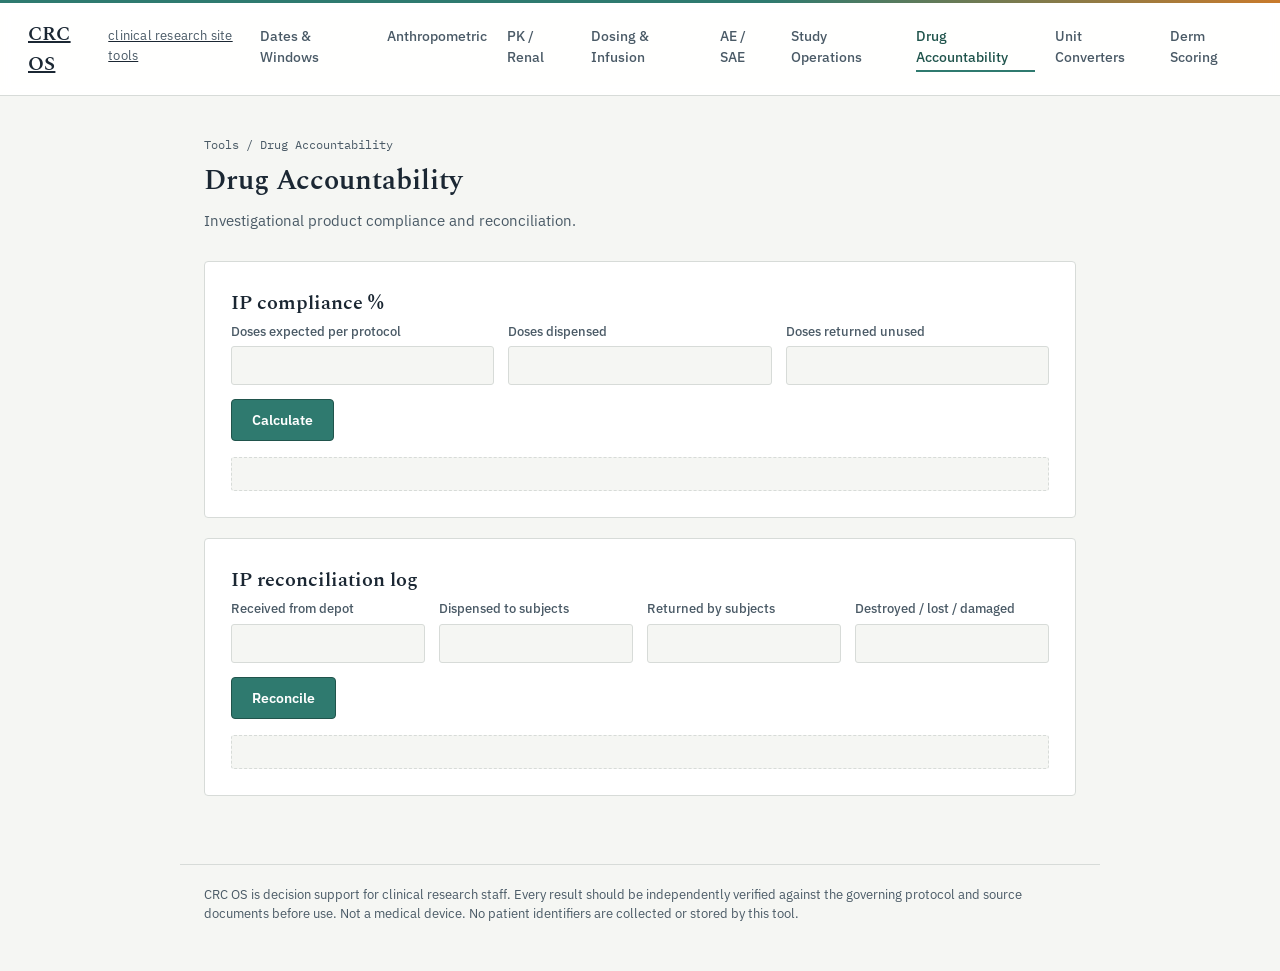
<file: accountability.html>
<!DOCTYPE html>
<html lang="en">
<head>
<meta charset="UTF-8">
<meta name="viewport" content="width=device-width, initial-scale=1.0">
<title>Drug Accountability — CRC OS</title>
<meta name="description" content="Investigational product compliance and reconciliation. Free, no-login clinical calculators for research coordinators — IP compliance % · IP reconciliation log.">
<meta name="theme-color" content="#2F7A6F">
<meta property="og:title" content="Drug Accountability — CRC OS">
<meta property="og:description" content="Investigational product compliance and reconciliation. Free, no-login clinical calculators for research coordinators — IP compliance % · IP reconciliation log.">
<meta property="og:type" content="website">
<link rel="icon" href="data:image/svg+xml,%3Csvg xmlns='http://www.w3.org/2000/svg' viewBox='0 0 100 100'%3E%3Crect width='100' height='100' rx='14' fill='%231B2733'/%3E%3Ctext x='50' y='66' font-family='Georgia,serif' font-size='52' font-weight='600' fill='%232F7A6F' text-anchor='middle'%3EC%3C/text%3E%3C/svg%3E">
<link rel="preconnect" href="https://fonts.googleapis.com">
<link href="https://fonts.googleapis.com/css2?family=Spectral:wght@400;500;600;700&family=IBM+Plex+Sans:wght@400;500;600&family=IBM+Plex+Mono:wght@400;500;600&display=swap" rel="stylesheet">
<style>
:root{
    --ink:#1B2733;
    --ink-soft:#4A5A66;
    --teal:#2F7A6F;
    --teal-dark:#20544C;
    --amber:#C97A2B;
    --paper:#F5F6F3;
    --panel:#FFFFFF;
    --line:#D7DBD8;
    --line-soft:#E7E9E6;
    --serif: 'Spectral', Georgia, serif;
    --sans: 'IBM Plex Sans', -apple-system, sans-serif;
    --mono: 'IBM Plex Mono', 'SFMono-Regular', monospace;
  }
  *{box-sizing:border-box;}
  html{scroll-behavior:smooth;}
  body{
    margin:0;
    background:var(--paper);
    color:var(--ink);
    font-family:var(--sans);
    line-height:1.5;
  }
  a{color:var(--teal-dark);}

  /* ---- Top bar ---- */
  .accent-bar{
    height:3px;
    background:linear-gradient(90deg, var(--teal) 0%, var(--teal) 60%, var(--amber) 100%);
  }
  header.site{
    display:flex;
    align-items:center;
    justify-content:space-between;
    padding:16px 28px;
    border-bottom:1px solid var(--line);
    background:rgba(255,255,255,0.92);
    backdrop-filter:saturate(1.1) blur(6px);
    position:sticky;
    top:0;
    z-index:10;
  }
  .brand{
    font-family:var(--serif);
    font-weight:600;
    font-size:20px;
    letter-spacing:0.2px;
    color:var(--ink);
    display:flex;
    align-items:baseline;
    gap:8px;
  }
  .brand small{
    font-family:var(--sans);
    font-weight:400;
    font-size:13px;
    color:var(--ink-soft);
  }
  nav.site-nav{display:flex; gap:20px; font-size:14px;}
  nav.site-nav a{text-decoration:none; color:var(--ink-soft); font-weight:500;}
  nav.site-nav a:hover{color:var(--teal-dark);}

  /* ---- Hero / flagship tool ---- */
  .hero{
    max-width:920px;
    margin:0 auto;
    padding:48px 24px 8px;
  }
  .hero h1{
    font-family:var(--serif);
    font-size:34px;
    font-weight:600;
    margin:0 0 10px;
    max-width:560px;
    line-height:1.15;
  }
  .hero p.lede{
    color:var(--ink-soft);
    max-width:520px;
    margin:0 0 32px;
    font-size:16px;
  }

  /* ---- Panels (tool cards) ---- */
  .panel{
    background:var(--panel);
    border:1px solid var(--line);
    border-radius:4px;
    padding:26px;
    margin-bottom:20px;
    transition:border-color 0.15s ease;
  }
  .panel:hover{border-color:#c7ccc8;}
  .panel-flagship{
    padding:28px;
    border-left:3px solid var(--teal);
  }
  .panel h2{
    font-family:var(--serif);
    font-size:20px;
    font-weight:600;
    margin:0 0 4px;
  }
  .panel .sub{
    font-size:13px;
    color:var(--ink-soft);
    margin:0 0 18px;
  }
  .field-row{
    display:flex;
    flex-wrap:wrap;
    gap:14px;
    margin-bottom:14px;
  }
  .field{
    display:flex;
    flex-direction:column;
    gap:6px;
    flex:1 1 140px;
    min-width:120px;
  }
  .field label{
    font-size:12.5px;
    color:var(--ink-soft);
    font-weight:500;
  }
  .field input, .field select{
    font-family:var(--mono);
    font-size:15px;
    padding:9px 10px;
    border:1px solid var(--line);
    border-radius:3px;
    background:var(--paper);
    color:var(--ink);
  }
  .field input:focus, .field select:focus{
    outline:2px solid var(--teal);
    outline-offset:1px;
    border-color:var(--teal);
  }
  .btn{
    font-family:var(--sans);
    font-weight:600;
    font-size:14px;
    padding:11px 20px;
    border-radius:4px;
    border:1px solid var(--teal-dark);
    background:var(--teal);
    color:#fff;
    cursor:pointer;
    transition:background 0.12s ease, transform 0.06s ease;
  }
  .btn:hover{background:var(--teal-dark);}
  .btn:active{transform:translateY(1px);}
  .btn.ghost{
    background:transparent;
    color:var(--ink-soft);
    border:1px solid var(--line);
    font-weight:500;
  }
  .btn.ghost:hover{border-color:var(--ink-soft); color:var(--ink); background:var(--paper);}

  .result{
    margin-top:16px;
    padding:16px 18px;
    background:var(--paper);
    border:1px dashed var(--line);
    border-radius:3px;
    font-family:var(--mono);
    font-size:14px;
    white-space:pre-wrap;
    min-height:20px;
  }
  .result .headline{
    font-size:22px;
    font-weight:600;
    color:var(--teal-dark);
    display:block;
    margin-bottom:6px;
  }
  .result .formula{
    color:var(--ink-soft);
    font-size:12.5px;
  }
  .flag-warn{color:var(--amber); font-weight:600;}

  .copy-btn{
    margin-top:10px;
    font-family:var(--sans);
    font-size:12.5px;
    color:var(--teal-dark);
    background:none;
    border:none;
    cursor:pointer;
    padding:0;
    text-decoration:underline;
  }

  /* ---- Tool grid ---- */
  .section{
    max-width:920px;
    margin:0 auto;
    padding:12px 24px 8px;
  }
  .section h3.cat{
    font-family:var(--serif);
    font-size:15px;
    font-weight:600;
    text-transform:none;
    color:var(--ink-soft);
    border-bottom:1px solid var(--line-soft);
    padding-bottom:8px;
    margin:36px 0 16px;
  }
  table.calc-table{
    width:100%;
    border-collapse:collapse;
  }
  table.calc-table td{
    padding:8px 4px;
    font-family:var(--mono);
    font-size:14px;
  }
  table.calc-table tr{border-bottom:1px solid var(--line-soft);}
  .visit-table{width:100%; border-collapse:collapse; margin-top:6px;}
  .visit-table th{
    text-align:left;
    font-size:12px;
    color:var(--ink-soft);
    font-weight:500;
    padding:6px 8px;
    border-bottom:1px solid var(--line);
  }
  .visit-table td{
    padding:7px 8px;
    font-family:var(--mono);
    font-size:13.5px;
    border-bottom:1px solid var(--line-soft);
  }
  .visit-table tr.oow td{color:var(--amber); font-weight:600;}

  footer.site{
    max-width:920px;
    margin:40px auto 0;
    padding:20px 24px 48px;
    font-size:12.5px;
    color:var(--ink-soft);
    border-top:1px solid var(--line);
  }

  .badge{
    display:inline-block;
    font-family:var(--sans);
    font-size:11px;
    font-weight:600;
    letter-spacing:0.3px;
    padding:2px 8px;
    border-radius:3px;
    background:var(--teal);
    color:#fff;
    vertical-align:middle;
    margin-left:8px;
  }
  .panel-vasi{border-left:3px solid #3b6ea5;}
  .panel-salt{border-left:3px solid #2f7a4f;}
  .panel-easi{border-left:3px solid #6a4c93;}
  .module-note{
    font-size:13.5px;
    color:var(--ink-soft);
    max-width:640px;
    margin:0 0 20px;
    line-height:1.5;
  }
  .region-grid{
    display:grid;
    grid-template-columns:1fr 1fr;
    gap:12px 18px;
    margin-bottom:16px;
  }
  .region-grid .field{min-width:0;}
  .region-title{
    font-family:var(--sans);
    font-size:13px;
    font-weight:600;
    color:var(--ink);
    grid-column:1 / -1;
    margin-top:8px;
    border-bottom:1px solid var(--line-soft);
    padding-bottom:4px;
  }
  .ctcae-search{margin-bottom:10px;}
  table.ctcae-table{width:100%; border-collapse:collapse; font-size:13px;}
  table.ctcae-table th{
    text-align:left; padding:6px 8px; border-bottom:1px solid var(--line);
    font-size:12px; color:var(--ink-soft); font-weight:500;
  }
  table.ctcae-table td{padding:7px 8px; border-bottom:1px solid var(--line-soft); vertical-align:top;}
  table.ctcae-table tr.hidden{display:none;}

  /* ---- Accessibility utilities ---- */
.visually-hidden{
  position:absolute;
  width:1px; height:1px;
  padding:0; margin:-1px;
  overflow:hidden;
  clip:rect(0,0,0,0);
  white-space:nowrap;
  border:0;
}
.skip-link{
  position:absolute;
  left:-999px;
  top:0;
  background:var(--teal-dark);
  color:#fff;
  padding:10px 16px;
  z-index:100;
  font-size:14px;
  font-family:var(--sans);
  text-decoration:none;
}
.skip-link:focus{left:12px; top:12px;}

input.ctcae-search{
  font-family:var(--mono);
  font-size:14px;
  padding:9px 10px;
  border:1px solid var(--line);
  border-radius:3px;
  background:var(--paper);
  color:var(--ink);
  width:100%;
  max-width:400px;
}
input.ctcae-search:focus{outline:2px solid var(--teal); outline-offset:1px; border-color:var(--teal);}

/* ---- Multi-page nav ---- */
.all-tools-link{
  display:none;
  font-size:13px;
  font-weight:500;
  color:var(--ink-soft);
  text-decoration:none;
  border:1px solid var(--line);
  padding:6px 12px;
  border-radius:3px;
}
nav.site-nav a.active{color:var(--teal-dark); border-bottom:2px solid var(--teal); padding-bottom:2px;}

/* ---- Home page ---- */
.home-hero{
  max-width:720px;
  margin:0 auto;
  padding:64px 24px 16px;
}
.home-hero .eyebrow{
  font-family:var(--mono);
  font-size:12.5px;
  font-weight:500;
  letter-spacing:0.4px;
  color:var(--teal-dark);
  text-transform:uppercase;
  margin-bottom:14px;
}
.home-hero h1{
  font-family:var(--serif);
  font-size:42px;
  font-weight:600;
  line-height:1.14;
  letter-spacing:-0.3px;
  margin:0 0 18px;
}
.home-hero p.lede{
  font-size:17.5px;
  color:var(--ink-soft);
  max-width:540px;
  margin:0 0 8px;
  line-height:1.55;
}
.home-meta{
  font-family:var(--mono);
  font-size:12.5px;
  color:var(--ink-soft);
  margin:22px 0 0;
  padding-top:16px;
  border-top:1px solid var(--line-soft);
  display:inline-block;
}

.cat-grid{
  max-width:960px;
  margin:0 auto;
  padding:32px 24px 8px;
  display:grid;
  grid-template-columns:repeat(3, 1fr);
  gap:1px;
  background:var(--line);
  border:1px solid var(--line);
}
.cat-card{
  background:var(--panel);
  padding:24px 22px;
  text-decoration:none;
  color:var(--ink);
  display:flex;
  flex-direction:column;
  gap:8px;
  position:relative;
  transition:background 0.15s ease, transform 0.15s ease;
}
.cat-card:hover{background:var(--paper); transform:translateY(-2px);}
.cat-card:hover .cat-name{color:var(--teal-dark);}
.cat-card .cat-index{
  font-family:var(--mono);
  font-size:11px;
  color:var(--line);
  font-weight:600;
  position:absolute;
  top:18px;
  right:20px;
}
.cat-card .cat-name{
  font-family:var(--serif);
  font-size:18px;
  font-weight:600;
  color:var(--ink);
  transition:color 0.15s ease;
  padding-right:28px;
}
.cat-card .cat-count{
  font-family:var(--mono);
  font-size:11.5px;
  color:var(--teal-dark);
  font-weight:600;
}
.cat-card .cat-desc{
  font-size:13.5px;
  color:var(--ink-soft);
  line-height:1.5;
}
.cat-card .cat-tools{
  font-family:var(--mono);
  font-size:11.5px;
  color:var(--ink-soft);
  margin-top:auto;
  padding-top:10px;
  border-top:1px solid var(--line-soft);
}

.principles{
  max-width:720px;
  margin:44px auto 0;
  padding:0 24px;
}
.principles h2{
  font-family:var(--serif);
  font-size:20px;
  font-weight:600;
  margin:0 0 18px;
  border-bottom:1px solid var(--line-soft);
  padding-bottom:10px;
}
.principle-row{
  display:flex;
  gap:16px;
  padding:14px 0;
  border-bottom:1px solid var(--line-soft);
}
.principle-row .p-term{
  font-family:var(--mono);
  font-size:13px;
  font-weight:600;
  color:var(--teal-dark);
  flex:0 0 150px;
}
.principle-row .p-desc{
  font-size:14px;
  color:var(--ink-soft);
  line-height:1.5;
}

/* ---- Tool page header ---- */
.page-head{
  max-width:920px;
  margin:0 auto;
  padding:40px 24px 8px;
}
.page-head .eyebrow{
  font-family:var(--mono);
  font-size:12px;
  color:var(--ink-soft);
}
.page-head h1{
  font-family:var(--serif);
  font-size:28px;
  font-weight:600;
  margin:6px 0 8px;
}
.page-head p.lede{
  color:var(--ink-soft);
  max-width:560px;
  margin:0 0 8px;
  font-size:15px;
}

@media (max-width:760px){
  .cat-grid{grid-template-columns:1fr;}
}
@media (max-width:640px){
  .all-tools-link{display:inline-block;}
  .home-hero h1{font-size:28px;}
  .page-head h1{font-size:23px;}
    .region-grid{grid-template-columns:1fr;}
    .hero h1{font-size:27px;}
    nav.site-nav{display:none;}
    .panel{padding:18px;}
  }

</style>
</head>
<body>
<a class="skip-link" href="#main">Skip to content</a>
<div class="accent-bar"></div>
<header class="site">
  <a href="../index.html" class="brand">CRC OS <small>clinical research site tools</small></a>
  <a href="../index.html#tools" class="all-tools-link">All tools</a>
  <nav class="site-nav">
    <a href="../tools/dates.html">Dates & Windows</a>
    <a href="../tools/anthropometric.html">Anthropometric</a>
    <a href="../tools/renal.html">PK / Renal</a>
    <a href="../tools/dosing.html">Dosing & Infusion</a>
    <a href="../tools/ae-sae.html">AE / SAE</a>
    <a href="../tools/study-ops.html">Study Operations</a>
    <a href="../tools/accountability.html" class="active">Drug Accountability</a>
    <a href="../tools/converters.html">Unit Converters</a>
    <a href="../tools/derm-scoring.html">Derm Scoring</a>
  </nav>
</header>
<main id="main">
<div class="page-head">
  <div class="eyebrow">Tools / Drug Accountability</div>
  <h1>Drug Accountability</h1>
  <p class="lede">Investigational product compliance and reconciliation.</p>
  
</div>

<div class="section">
  <div class="panel">
    <h2>IP compliance %</h2>
    <div class="field-row">
      <div class="field"><label for="ipc-expected">Doses expected per protocol</label><input type="number" id="ipc-expected" step="1"></div>
      <div class="field"><label for="ipc-dispensed">Doses dispensed</label><input type="number" id="ipc-dispensed" step="1"></div>
      <div class="field"><label for="ipc-returned">Doses returned unused</label><input type="number" id="ipc-returned" step="1"></div>
    </div>
    <button type="button" class="btn" onclick="calcIPCompliance()">Calculate</button>
    <div class="result" aria-live="polite" id="ipc-result"></div>
  </div>

  <div class="panel">
    <h2>IP reconciliation log</h2>
    <div class="field-row">
      <div class="field"><label for="ipr-received">Received from depot</label><input type="number" id="ipr-received" step="1"></div>
      <div class="field"><label for="ipr-dispensed">Dispensed to subjects</label><input type="number" id="ipr-dispensed" step="1"></div>
      <div class="field"><label for="ipr-returned">Returned by subjects</label><input type="number" id="ipr-returned" step="1"></div>
      <div class="field"><label for="ipr-destroyed">Destroyed / lost / damaged</label><input type="number" id="ipr-destroyed" step="1"></div>
    </div>
    <button type="button" class="btn" onclick="calcIPRecon()">Reconcile</button>
    <div class="result" aria-live="polite" id="ipr-result"></div>
  </div>
</div>
</main>
<footer class="site">
  CRC OS is decision support for clinical research staff. Every result should be independently verified against the governing protocol and source documents before use. Not a medical device. No patient identifiers are collected or stored by this tool.
</footer>
<script>
function fmt(n, d=2){ return Number(n).toLocaleString(undefined,{minimumFractionDigits:d, maximumFractionDigits:d}); }
function copyResult(text){ navigator.clipboard.writeText(text).catch(()=>{}); }

function addCopyBtn(containerId, text){
  const el = document.getElementById(containerId);
  const btn = document.createElement('button');
  btn.type='button';
  btn.className='copy-btn';
  btn.textContent='Copy for source note';
  btn.onclick=()=>copyResult(text);
  el.appendChild(btn);
}

/* ---- BMI ---- */
function calcBMI(){
  const wt = parseFloat(document.getElementById('bmi-wt').value);
  const ht = parseFloat(document.getElementById('bmi-ht').value)/100;
  const out = document.getElementById('bmi-result');
  if(!wt || !ht){ out.innerHTML='Enter weight and height.'; return; }
  const bmi = wt/(ht*ht);
  const text = `BMI: ${fmt(bmi,1)} kg/m²  (weight ${wt} kg, height ${ht*100} cm) — computed by CRC OS`;
  out.innerHTML = `<span class="headline">${fmt(bmi,1)} kg/m²</span><span class="formula">BMI = weight(kg) / height(m)²</span>`;
  addCopyBtn('bmi-result', text);
}

/* ---- BSA ---- */
function calcBSA(){
  const wt = parseFloat(document.getElementById('bsa-wt').value);
  const ht = parseFloat(document.getElementById('bsa-ht').value);
  const out = document.getElementById('bsa-result');
  if(!wt || !ht){ out.innerHTML='Enter weight and height.'; return; }
  const mosteller = Math.sqrt((wt*ht)/3600);
  const dubois = 0.007184*Math.pow(wt,0.425)*Math.pow(ht,0.725);
  const haycock = 0.024265*Math.pow(wt,0.5378)*Math.pow(ht,0.3964);
  const boyd = 0.0003207*Math.pow(wt,(0.7285-0.0188*Math.log10(wt)))*Math.pow(ht,0.3);
  out.innerHTML = `<span class="headline">Mosteller: ${fmt(mosteller,2)} m²</span>` +
    `<span class="formula">Du Bois: ${fmt(dubois,2)} m²  |  Haycock: ${fmt(haycock,2)} m²  |  Boyd: ${fmt(boyd,2)} m²</span>`;
  addCopyBtn('bsa-result', `BSA (Mosteller): ${fmt(mosteller,2)} m² | Du Bois: ${fmt(dubois,2)} m² | Haycock: ${fmt(haycock,2)} m² | Boyd: ${fmt(boyd,2)} m² — wt ${wt}kg, ht ${ht}cm — CRC OS`);
}

/* ---- Creatinine clearance / eGFR ---- */
function calcCrCl(){
  const age = parseFloat(document.getElementById('cr-age').value);
  const sex = document.getElementById('cr-sex').value;
  const wt = parseFloat(document.getElementById('cr-wt').value);
  const scr = parseFloat(document.getElementById('cr-scr').value);
  const out = document.getElementById('cr-result');
  if(!age || !wt || !scr){ out.innerHTML='Enter age, weight, and serum creatinine.'; return; }

  // Cockcroft-Gault
  let cg = ((140-age)*wt)/(72*scr);
  if(sex==='F') cg *= 0.85;

  // CKD-EPI 2021 (race-free)
  const kappa = sex==='F' ? 0.7 : 0.9;
  const alpha = sex==='F' ? -0.241 : -0.302;
  const scrK = scr/kappa;
  const minTerm = Math.pow(Math.min(scrK,1), alpha);
  const maxTerm = Math.pow(Math.max(scrK,1), -1.200);
  let egfr = 142 * minTerm * maxTerm * Math.pow(0.9938, age);
  if(sex==='F') egfr *= 1.012;

  out.innerHTML = `<span class="headline">Cockcroft-Gault: ${fmt(cg,1)} mL/min</span>` +
    `<span class="formula">CKD-EPI 2021 eGFR: ${fmt(egfr,1)} mL/min/1.73m²</span>` +
    `<span class="formula">CG = [(140-age)×weight(kg)] / (72×SCr) ${sex==='F'?'× 0.85':''}. CKD-EPI 2021 is race-free per NKF/ASN recommendation.</span>` +
    (Math.abs(cg-egfr) > 15 ? `<br><span class="flag-warn">⚠ Formulas diverge by >15 — check which one the protocol specifies for eligibility.</span>` : '');
  addCopyBtn('cr-result', `CrCl (Cockcroft-Gault): ${fmt(cg,1)} mL/min | eGFR (CKD-EPI 2021): ${fmt(egfr,1)} mL/min/1.73m² — age ${age}, ${sex}, wt ${wt}kg, SCr ${scr} — CRC OS`);
}

/* ---- Dose conversion ---- */
function calcDoseConv(){
  const dose = parseFloat(document.getElementById('dc-dose').value);
  const dir = document.getElementById('dc-dir').value;
  const wt = parseFloat(document.getElementById('dc-wt').value);
  const ht = parseFloat(document.getElementById('dc-ht').value);
  const out = document.getElementById('dc-result');
  if(!dose || !wt || !ht){ out.innerHTML='Enter dose, weight, and height.'; return; }
  const bsa = Math.sqrt((wt*ht)/3600); // Mosteller
  let result, label;
  if(dir==='k2m'){ result = dose*wt/bsa; label='mg/m²'; }
  else { result = dose*bsa/wt; label='mg/kg'; }
  out.innerHTML = `<span class="headline">${fmt(result,2)} ${label}</span><span class="formula">Using BSA (Mosteller) = ${fmt(bsa,2)} m²</span>`;
  addCopyBtn('dc-result', `Dose conversion: ${dose} → ${fmt(result,2)} ${label} (BSA Mosteller ${fmt(bsa,2)} m²) — CRC OS`);
}

/* ---- Infusion rate ---- */
function calcInfusion(){
  const vol = parseFloat(document.getElementById('ir-vol').value);
  const min = parseFloat(document.getElementById('ir-min').value);
  const drop = parseFloat(document.getElementById('ir-drop').value);
  const out = document.getElementById('ir-result');
  if(!vol || !min){ out.innerHTML='Enter volume and duration.'; return; }
  const mlhr = vol/(min/60);
  let extra = '';
  if(drop){
    const gttmin = (vol*drop)/min;
    extra = `<span class="formula">Drip rate: ${fmt(gttmin,0)} gtt/min (drop factor ${drop} gtt/mL)</span>`;
  }
  out.innerHTML = `<span class="headline">${fmt(mlhr,1)} mL/hr</span>${extra}`;
  addCopyBtn('ir-result', `Infusion rate: ${fmt(mlhr,1)} mL/hr for ${vol}mL over ${min}min — CRC OS`);
}

/* ---- Age / date ---- */
function calcAge(){
  const dob = new Date(document.getElementById('age-dob').value);
  const ref = new Date(document.getElementById('age-ref').value);
  const out = document.getElementById('age-result');
  if(isNaN(dob) || isNaN(ref)){ out.innerHTML='Enter both dates.'; return; }
  const days = Math.round((ref-dob)/86400000);
  let years = ref.getFullYear()-dob.getFullYear();
  const m = ref.getMonth()-dob.getMonth();
  if(m<0 || (m===0 && ref.getDate()<dob.getDate())) years--;
  out.innerHTML = `<span class="headline">${years} years old</span><span class="formula">${days} total days between dates</span>`;
  addCopyBtn('age-result', `Age at reference date: ${years} years (${days} days) — CRC OS`);
}

/* ---- Unit converter ---- */
function calcUnit(){
  const v = parseFloat(document.getElementById('uc-val').value);
  const type = document.getElementById('uc-type').value;
  const out = document.getElementById('uc-result');
  if(isNaN(v)){ out.innerHTML='Enter a value.'; return; }
  let r, label;
  switch(type){
    case 'lbkg': r=v*0.453592; label='kg'; break;
    case 'kglb': r=v/0.453592; label='lb'; break;
    case 'incm': r=v*2.54; label='cm'; break;
    case 'cmin': r=v/2.54; label='in'; break;
    case 'fc': r=(v-32)*5/9; label='°C'; break;
    case 'cf': r=(v*9/5)+32; label='°F'; break;
    case 'glucose_mgdl_mmol': r=v/18.0182; label='mmol/L'; break;
    case 'glucose_mmol_mgdl': r=v*18.0182; label='mg/dL'; break;
    case 'creat_mgdl_umol': r=v*88.42; label='µmol/L'; break;
    case 'creat_umol_mgdl': r=v/88.42; label='mg/dL'; break;
  }
  out.innerHTML = `<span class="headline">${fmt(r,3)} ${label}</span>`;
  addCopyBtn('uc-result', `${v} → ${fmt(r,3)} ${label} — CRC OS`);
}

/* ---- Visit window calculator ---- */
let visitRows = [];
function addVisitRow(){
  const raw = document.getElementById('vw-schedule').value.trim();
  if(!raw) return;
  const parts = raw.split(',').map(s=>s.trim());
  if(parts.length<3){ alert('Format: day, ± window days, label — e.g. 14,3,Week 2'); return; }
  visitRows.push({day:parseFloat(parts[0]), window:parseFloat(parts[1]), label:parts.slice(2).join(',')});
  document.getElementById('vw-schedule').value='';
  const listEl = document.getElementById('vw-list');
  listEl.style.display='block';
  listEl.innerHTML = visitRows.map(v=>`Day ${v.day} (±${v.window}) — ${v.label}`).join('\n');
}
function resetVisits(){
  visitRows=[];
  document.getElementById('vw-list').style.display='none';
  document.getElementById('vw-list').innerHTML='';
  document.getElementById('vw-result').innerHTML='';
}
function calcVisitWindows(){
  const day1val = document.getElementById('vw-day1').value;
  const out = document.getElementById('vw-result');
  if(!day1val){ out.innerHTML='<div class="result">Set Day 1 first.</div>'; return; }
  if(visitRows.length===0){ out.innerHTML='<div class="result">Add at least one visit.</div>'; return; }
  const day1 = new Date(day1val+'T00:00:00');
  let rows = visitRows.map(v=>{
    const target = new Date(day1); target.setDate(target.getDate()+v.day);
    const early = new Date(target); early.setDate(early.getDate()-v.window);
    const late = new Date(target); late.setDate(late.getDate()+v.window);
    const dow = target.toLocaleDateString(undefined,{weekday:'short'});
    const weekend = (target.getDay()===0 || target.getDay()===6);
    return {label:v.label, target, early, late, dow, weekend};
  });
  const dstr = d => d.toLocaleDateString(undefined,{year:'numeric',month:'short',day:'numeric'});
  let html = `<table class="visit-table"><thead><tr><th>Visit</th><th>Target date</th><th>Window opens</th><th>Window closes</th></tr></thead><tbody>`;
  rows.forEach(r=>{
    html += `<tr class="${r.weekend?'oow':''}"><td>${r.label}</td><td>${dstr(r.target)} (${r.dow})${r.weekend?' ⚠ weekend':''}</td><td>${dstr(r.early)}</td><td>${dstr(r.late)}</td></tr>`;
  });
  html += `</tbody></table>`;
  document.getElementById('vw-result').innerHTML = `<div class="panel" style="border-left:3px solid var(--teal); margin-top:14px;">${html}
    <button class="copy-btn" onclick="copyVisitTable()">Copy for source note</button></div>`;
  window._vwRows = rows;
  window._vwDstr = dstr;
}
function copyVisitTable(){
  const rows = window._vwRows||[]; const dstr = window._vwDstr;
  const text = rows.map(r=>`${r.label}: target ${dstr(r.target)}, window ${dstr(r.early)}–${dstr(r.late)}${r.weekend?' (weekend)':''}`).join('\n');
  copyResult('Visit schedule — CRC OS\n'+text);
}

/* ---- QTc ---- */
function calcQTc(){
  const qt = parseFloat(document.getElementById('qtc-qt').value);
  const hr = parseFloat(document.getElementById('qtc-hr').value);
  const out = document.getElementById('qtc-result');
  if(!qt || !hr){ out.innerHTML='Enter QT and heart rate.'; return; }
  const rr = 60/hr; // seconds
  const qtSec = qt/1000;
  const bazett = (qtSec/Math.sqrt(rr))*1000;
  const fridericia = (qtSec/Math.cbrt(rr))*1000;
  const framingham = (qtSec + 0.154*(1-rr))*1000;
  out.innerHTML = `<span class="headline">Bazett: ${fmt(bazett,0)} ms</span>` +
    `<span class="formula">Fridericia: ${fmt(fridericia,0)} ms  |  Framingham: ${fmt(framingham,0)} ms  (RR ${fmt(rr,2)}s)</span>`;
  addCopyBtn('qtc-result', `QTc — Bazett ${fmt(bazett,0)}ms, Fridericia ${fmt(fridericia,0)}ms, Framingham ${fmt(framingham,0)}ms (QT ${qt}ms, HR ${hr}) — CRC OS`);
}

/* ---- IBW / Adjusted BW ---- */
function calcIBW(){
  const sex = document.getElementById('ibw-sex').value;
  const htCm = parseFloat(document.getElementById('ibw-ht').value);
  const wt = parseFloat(document.getElementById('ibw-wt').value);
  const out = document.getElementById('ibw-result');
  if(!htCm || !wt){ out.innerHTML='Enter height and weight.'; return; }
  const htIn = htCm/2.54;
  const base = sex==='F' ? 45.5 : 50;
  const ibw = base + 2.3*(htIn-60);
  let extra = '';
  let text = `IBW ${fmt(ibw,1)}kg`;
  if(wt > ibw*1.2){
    const adjbw = ibw + 0.4*(wt-ibw);
    extra = `<span class="formula">Actual weight exceeds ~120% of IBW — Adjusted BW: ${fmt(adjbw,1)} kg</span>`;
    text += `, AdjBW ${fmt(adjbw,1)}kg (actual wt ${wt}kg exceeds 120% IBW)`;
  }
  out.innerHTML = `<span class="headline">IBW: ${fmt(ibw,1)} kg</span>${extra}<span class="formula">Devine: ${sex==='F'?'45.5':'50'} + 2.3 × (height(in) − 60)</span>`;
  addCopyBtn('ibw-result', text+' — CRC OS');
}

/* ---- Study day ---- */
function calcStudyDay(){
  const day1val = document.getElementById('sd-day1').value;
  const n = parseInt(document.getElementById('sd-day').value);
  const out = document.getElementById('sd-result');
  if(!day1val || isNaN(n)){ out.innerHTML='Enter Day 1 and a study day.'; return; }
  const day1 = new Date(day1val+'T00:00:00');
  const offset = n>0 ? n-1 : n;
  const d = new Date(day1); d.setDate(d.getDate()+offset);
  const dstr = d.toLocaleDateString(undefined,{year:'numeric',month:'short',day:'numeric', weekday:'short'});
  out.innerHTML = `<span class="headline">Day ${n} = ${dstr}</span><span class="formula">No Day 0 exists between Day -1 and Day 1</span>`;
  addCopyBtn('sd-result', `Study Day ${n} = ${dstr} (Day 1 = ${day1val}) — CRC OS`);
}

/* ---- Date add/subtract ---- */
function calcDateAdd(){
  const dateVal = document.getElementById('da-date').value;
  const days = parseInt(document.getElementById('da-days').value);
  const out = document.getElementById('da-result');
  if(!dateVal || isNaN(days)){ out.innerHTML='Enter a date and number of days.'; return; }
  const d = new Date(dateVal+'T00:00:00'); d.setDate(d.getDate()+days);
  const dstr = d.toLocaleDateString(undefined,{year:'numeric',month:'short',day:'numeric', weekday:'short'});
  out.innerHTML = `<span class="headline">${dstr}</span>`;
  addCopyBtn('da-result', `${dateVal} ${days>=0?'+':''}${days} days = ${dstr} — CRC OS`);
}

/* ---- SAE timeline ---- */
function calcSAETimeline(){
  const val = document.getElementById('sae-aware').value;
  const out = document.getElementById('sae-result');
  if(!val){ out.innerHTML='Enter the date/time of awareness.'; return; }
  const t0 = new Date(val);
  const fmtDT = d => d.toLocaleString(undefined,{year:'numeric',month:'short',day:'numeric',hour:'2-digit',minute:'2-digit'});
  const h24 = new Date(t0); h24.setHours(h24.getHours()+24);
  const d7 = new Date(t0); d7.setDate(d7.getDate()+7);
  const d15 = new Date(t0); d15.setDate(d15.getDate()+15);
  out.innerHTML = `<span class="headline">24-hr notification: ${fmtDT(h24)}</span>` +
    `<span class="formula">7-day report (fatal/life-threatening unexpected): ${fmtDT(d7)}</span>` +
    `<span class="formula">15-day report (other serious unexpected): ${fmtDT(d15)}</span>`;
  addCopyBtn('sae-result', `SAE aware ${fmtDT(t0)} → 24hr: ${fmtDT(h24)} | 7-day: ${fmtDT(d7)} | 15-day: ${fmtDT(d15)} — CRC OS`);
}

/* ---- Naranjo ---- */
const naranjoQ = [
  {q:"1. Are there previous conclusive reports on this reaction?", opts:{yes:1,no:0,unk:0}},
  {q:"2. Did the adverse event appear after the suspected drug was given?", opts:{yes:2,no:-1,unk:0}},
  {q:"3. Did the reaction improve when the drug was discontinued or a specific antagonist given?", opts:{yes:1,no:0,unk:0}},
  {q:"4. Did the reaction reappear when the drug was readministered?", opts:{yes:2,no:-1,unk:0}},
  {q:"5. Are there alternative causes that could have caused the reaction?", opts:{yes:-1,no:2,unk:0}},
  {q:"6. Did the reaction reappear when a placebo was given?", opts:{yes:-1,no:1,unk:0}},
  {q:"7. Was the drug detected in blood/fluids at known-toxic concentrations?", opts:{yes:1,no:0,unk:0}},
  {q:"8. Was the reaction more severe with dose increase, or less severe with dose decrease?", opts:{yes:1,no:0,unk:0}},
  {q:"9. Did the patient have a similar reaction to the same/similar drug previously?", opts:{yes:1,no:0,unk:0}},
  {q:"10. Was the adverse event confirmed by objective evidence?", opts:{yes:1,no:0,unk:0}}
];
(function buildNaranjo(){
  const el = document.getElementById('naranjo-form');
  if(!el) return;
  el.innerHTML = naranjoQ.map((item,i)=>`
    <div class="field-row">
      <div class="field" style="flex:3 1 300px;"><label for="nar-${i}">${item.q}</label></div>
      <div class="field" style="flex:1 1 140px;">
        <select id="nar-${i}"><option value="unk">Unknown</option><option value="yes">Yes</option><option value="no">No</option></select>
      </div>
    </div>`).join('');
})();
function calcNaranjo(){
  let score = 0;
  naranjoQ.forEach((item,i)=>{
    const v = document.getElementById('nar-'+i).value;
    score += item.opts[v];
  });
  let cat = score>=9?'Definite':score>=5?'Probable':score>=1?'Possible':'Doubtful';
  const out = document.getElementById('naranjo-result');
  out.innerHTML = `<span class="headline">Score: ${score} — ${cat}</span>`;
  addCopyBtn('naranjo-result', `Naranjo score ${score} (${cat}) — CRC OS`);
}

/* ---- CTCAE quick reference ---- */
const ctcaeData = [
  ["Rash maculo-papular","<10% BSA","10-30% BSA, ±symptoms","30%+ BSA, or limiting self-care ADL","Life-threatening; skin sloughing"],
  ["Pruritus","Mild, topical intervention","Intense/widespread, oral intervention, limiting ADL","","-"],
  ["Fatigue","Relieved by rest","Not relieved by rest, limiting instrumental ADL","Not relieved by rest, limiting self-care ADL","-"],
  ["Headache","Mild","Moderate, limiting instrumental ADL","Severe, limiting self-care ADL","-"],
  ["Nausea","Loss of appetite, no eating change","Oral intake decreased, no weight loss","Inadequate oral intake, tube feeding/TPN indicated","-"],
  ["Diarrhea","<4 stools/day over baseline","4-6 stools/day over baseline, limiting instrumental ADL","7+ stools/day, incontinence, limiting self-care ADL","Life-threatening"],
  ["Injection site reaction","Tenderness with/without erythema","Pain, lipodystrophy, edema, phlebitis","Ulceration or necrosis; severe tissue damage","Life-threatening"],
  ["ALT increased","> ULN - 3.0×ULN","3.0 - 5.0×ULN","5.0 - 20.0×ULN","20.0×ULN"],
  ["AST increased","> ULN - 3.0×ULN","3.0 - 5.0×ULN","5.0 - 20.0×ULN","20.0×ULN"],
  ["Neutrophil count decreased","<LLN - 1500/mm³","<1500 - 1000/mm³","<1000 - 500/mm³","<500/mm³"],
  ["White blood cell decreased","<LLN - 3000/mm³","<3000 - 2000/mm³","<2000 - 1000/mm³","<1000/mm³"],
  ["Platelet count decreased","<LLN - 75,000/mm³","<75,000 - 50,000/mm³","<50,000 - 25,000/mm³","<25,000/mm³"],
  ["Hypertension","Prehypertension","Recurrent/persistent; medical intervention indicated","Severe; medical intervention indicated","Life-threatening crisis"],
  ["Upper respiratory infection","Mild, intervention not indicated","Moderate, medical intervention indicated","Severe, IV antibiotics indicated","Life-threatening"],
  ["Alopecia","<50% hair loss, not obvious","≥50% hair loss, obvious; psychosocial impact","-","-"],
  ["Dry skin","Covering <10% BSA, no erythema/pruritus","10-30% BSA, erythema/pruritus, limiting instrumental ADL","30%+ BSA, limiting self-care ADL","-"],
  ["Edema limbs","Trace, asymptomatic","Symptomatic, limiting instrumental ADL","Limiting self-care ADL","Life-threatening"],
  ["Weight gain","5-<10% baseline","10-<20% baseline","≥20% baseline","-"],
  ["Weight loss","5-<10% baseline, intervention not indicated","10-<20%, nutritional support indicated","≥20%, tube feeding/TPN indicated","Life-threatening"],
  ["Insomnia","Mild difficulty falling/staying asleep","Moderate; medication indicated, limiting instrumental ADL","Severe, limiting self-care ADL","-"]
];
(function buildCTCAE(){
  const body = document.getElementById('ctcae-body');
  if(!body) return;
  body.innerHTML = ctcaeData.map(r=>`<tr><td><strong>${r[0]}</strong></td><td>${r[1]}</td><td>${r[2]}</td><td>${r[3]}</td><td>${r[4]}</td></tr>`).join('');
})();
function filterCTCAE(){
  const q = document.getElementById('ctcae-search').value.toLowerCase();
  document.querySelectorAll('#ctcae-body tr').forEach(tr=>{
    tr.classList.toggle('hidden', !tr.textContent.toLowerCase().includes(q));
  });
}

/* ---- Deviation classifier ---- */
function calcDeviation(){
  const safety = document.getElementById('dev-safety').value;
  const data = document.getElementById('dev-data').value;
  const scope = document.getElementById('dev-scope').value;
  const out = document.getElementById('dev-result');
  let cls, guidance;
  if(safety==='yes'){
    cls='Major'; guidance='Report to IRB per site SOP timeline; notify sponsor immediately; document corrective/preventive action (CAPA).';
  } else if(data==='yes' && scope==='systemic'){
    cls='Major'; guidance='Likely reportable — systemic process failures affecting data integrity typically require IRB notification and a CAPA plan.';
  } else if(data==='yes'){
    cls='Minor (verify)'; guidance="Document in deviation log; assess whether isolated data-integrity impact meets your IRB's reportable threshold.";
  } else {
    cls='Minor'; guidance='Document in the site deviation log per SOP; no IRB reporting typically required for isolated, non-safety, non-data-integrity deviations.';
  }
  out.innerHTML = `<span class="headline">${cls}</span><span class="formula">${guidance}</span>`;
  addCopyBtn('dev-result', `Deviation classification: ${cls} — ${guidance} — CRC OS`);
}

/* ---- Block randomization ---- */
function genRandomization(){
  const arms = document.getElementById('br-arms').value.split(',').map(s=>s.trim()).filter(Boolean);
  const blockSize = parseInt(document.getElementById('br-blocksize').value);
  const numBlocks = parseInt(document.getElementById('br-blocks').value);
  const out = document.getElementById('br-result');
  if(arms.length<2 || !blockSize || !numBlocks || blockSize % arms.length !== 0){
    out.innerHTML = 'Block size must be an even multiple of the number of arms.'; return;
  }
  const perArm = blockSize/arms.length;
  let sequence = [];
  for(let b=0; b<numBlocks; b++){
    let block = [];
    arms.forEach(a=>{ for(let i=0;i<perArm;i++) block.push(a); });
    for(let i=block.length-1;i>0;i--){ const j=Math.floor(Math.random()*(i+1)); [block[i],block[j]]=[block[j],block[i]]; }
    sequence.push(block);
  }
  const text = sequence.map((b,i)=>`Block ${i+1}: ${b.join(', ')}`).join('\n');
  out.innerHTML = `<div class="headline" style="font-size:15px;">Reference sequence generated</div><span class="formula">${text.replace(/\n/g,'<br>')}</span>`;
  addCopyBtn('br-result', `Randomization (reference only, not for production use):\n${text} — CRC OS`);
}

/* ---- IP compliance ---- */
function calcIPCompliance(){
  const exp = parseFloat(document.getElementById('ipc-expected').value);
  const disp = parseFloat(document.getElementById('ipc-dispensed').value);
  const ret = parseFloat(document.getElementById('ipc-returned').value);
  const out = document.getElementById('ipc-result');
  if(!exp){ out.innerHTML='Enter expected doses.'; return; }
  const taken = disp-ret;
  const pct = (taken/exp)*100;
  out.innerHTML = `<span class="headline">${fmt(pct,1)}% compliance</span><span class="formula">(${disp} dispensed − ${ret} returned = ${taken} taken) / ${exp} expected</span>` +
    (pct<80 || pct>120 ? `<br><span class="flag-warn">⚠ Outside typical 80-120% compliance range — review with PI.</span>` : '');
  addCopyBtn('ipc-result', `IP compliance: ${fmt(pct,1)}% (${taken}/${exp} expected) — CRC OS`);
}

/* ---- IP reconciliation ---- */
function calcIPRecon(){
  const rec = parseFloat(document.getElementById('ipr-received').value)||0;
  const disp = parseFloat(document.getElementById('ipr-dispensed').value)||0;
  const ret = parseFloat(document.getElementById('ipr-returned').value)||0;
  const dest = parseFloat(document.getElementById('ipr-destroyed').value)||0;
  const out = document.getElementById('ipr-result');
  const onsite = rec - disp;
  const discrepancy = rec - disp - dest;
  out.innerHTML = `<span class="headline">On-site inventory: ${fmt(onsite,0)} units</span>` +
    `<span class="formula">Received ${rec} − dispensed ${disp} − destroyed/lost ${dest} = ${fmt(discrepancy,0)}</span>` +
    (discrepancy!==0 ? `<br><span class="flag-warn">⚠ Discrepancy of ${fmt(discrepancy,0)} — investigate and document before next monitoring visit.</span>` : `<br>No discrepancy.`);
  addCopyBtn('ipr-result', `IP reconciliation: on-site ${onsite}, discrepancy ${discrepancy} — CRC OS`);
}

/* ---- VASI ---- */
const vasiRegions = ["Head/neck","Trunk","Arms","Legs","Hands","Feet"];
const vasiPcts = [0,10,25,50,75,90,100];
(function buildVASI(){
  const el = document.getElementById('vasi-form');
  if(!el) return;
  el.innerHTML = vasiRegions.map((r,i)=>`
    <div class="field-row">
      <div class="field"><label for="vasi-hu-${i}">${r} — hand units affected</label><input type="number" id="vasi-hu-${i}" min="0" step="0.5"></div>
      <div class="field"><label for="vasi-pct-${i}">${r} — % depigmentation</label>
        <select id="vasi-pct-${i}">${vasiPcts.map(p=>`<option value="${p}">${p}%</option>`).join('')}</select>
      </div>
    </div>`).join('');
})();
function calcVASI(){
  let total = 0;
  const breakdown = [];
  vasiRegions.forEach((r,i)=>{
    const hu = parseFloat(document.getElementById('vasi-hu-'+i).value)||0;
    const pct = parseFloat(document.getElementById('vasi-pct-'+i).value)||0;
    const val = hu*(pct/100);
    total += val;
    if(hu>0) breakdown.push(`${r}: ${hu}hu × ${pct}% = ${fmt(val,2)}`);
  });
  const out = document.getElementById('vasi-result');
  out.innerHTML = `<span class="headline">VASI: ${fmt(total,2)}</span><span class="formula">${breakdown.join(' | ')||'Enter hand units per region.'}</span>`;
  addCopyBtn('vasi-result', `VASI: ${fmt(total,2)} (${breakdown.join('; ')}) — CRC OS`);
}

/* ---- SALT ---- */
function calcSALT(){
  const w = {vertex:0.40, back:0.24, right:0.18, left:0.18};
  let total = 0;
  Object.keys(w).forEach(k=>{
    const v = parseFloat(document.getElementById('salt-'+k).value)||0;
    total += w[k]*v;
  });
  const out = document.getElementById('salt-result');
  out.innerHTML = `<span class="headline">SALT: ${fmt(total,1)}</span><span class="formula">Σ(region weight × % hair loss)</span>`;
  addCopyBtn('salt-result', `SALT score: ${fmt(total,1)} — CRC OS`);
}

/* ---- EASI ---- */
const easiRegions = [
  {key:'head', label:'Head/neck', mult:0.1},
  {key:'trunk', label:'Trunk', mult:0.3},
  {key:'upper', label:'Upper limbs', mult:0.2},
  {key:'lower', label:'Lower limbs', mult:0.4}
];
function easiAreaScore(pct){
  if(pct<=0) return 0;
  if(pct<10) return 1;
  if(pct<30) return 2;
  if(pct<50) return 3;
  if(pct<70) return 4;
  if(pct<90) return 5;
  return 6;
}
(function buildEASI(){
  const el = document.getElementById('easi-form');
  if(!el) return;
  el.innerHTML = easiRegions.map(r=>`
    <div class="region-grid">
      <div class="region-title" id="easi-${r.key}-title">${r.label} (×${r.mult})</div>
      <div class="field"><label for="easi-${r.key}-e">Erythema (0-3)</label><input type="number" id="easi-${r.key}-e" min="0" max="3" step="1" aria-describedby="easi-${r.key}-title"></div>
      <div class="field"><label for="easi-${r.key}-i">Induration/papulation (0-3)</label><input type="number" id="easi-${r.key}-i" min="0" max="3" step="1" aria-describedby="easi-${r.key}-title"></div>
      <div class="field"><label for="easi-${r.key}-x">Excoriation (0-3)</label><input type="number" id="easi-${r.key}-x" min="0" max="3" step="1" aria-describedby="easi-${r.key}-title"></div>
      <div class="field"><label for="easi-${r.key}-l">Lichenification (0-3)</label><input type="number" id="easi-${r.key}-l" min="0" max="3" step="1" aria-describedby="easi-${r.key}-title"></div>
      <div class="field"><label for="easi-${r.key}-a">% BSA affected in region</label><input type="number" id="easi-${r.key}-a" min="0" max="100" step="1" aria-describedby="easi-${r.key}-title"></div>
    </div>`).join('');
})();
function calcEASI(){
  let total = 0;
  const breakdown = [];
  easiRegions.forEach(r=>{
    const e = parseFloat(document.getElementById(`easi-${r.key}-e`).value)||0;
    const i = parseFloat(document.getElementById(`easi-${r.key}-i`).value)||0;
    const x = parseFloat(document.getElementById(`easi-${r.key}-x`).value)||0;
    const l = parseFloat(document.getElementById(`easi-${r.key}-l`).value)||0;
    const a = parseFloat(document.getElementById(`easi-${r.key}-a`).value)||0;
    const signs = e+i+x+l;
    const areaScore = easiAreaScore(a);
    const regionScore = signs*areaScore*r.mult;
    total += regionScore;
    if(signs>0 || a>0) breakdown.push(`${r.label}: ${fmt(regionScore,2)}`);
  });
  const out = document.getElementById('easi-result');
  out.innerHTML = `<span class="headline">EASI: ${fmt(total,1)} / 72</span><span class="formula">${breakdown.join(' | ')||'Enter sign scores per region.'}</span>`;
  addCopyBtn('easi-result', `EASI: ${fmt(total,1)}/72 (${breakdown.join('; ')}) — CRC OS`);
}

</script>
</body>
</html>
</file>
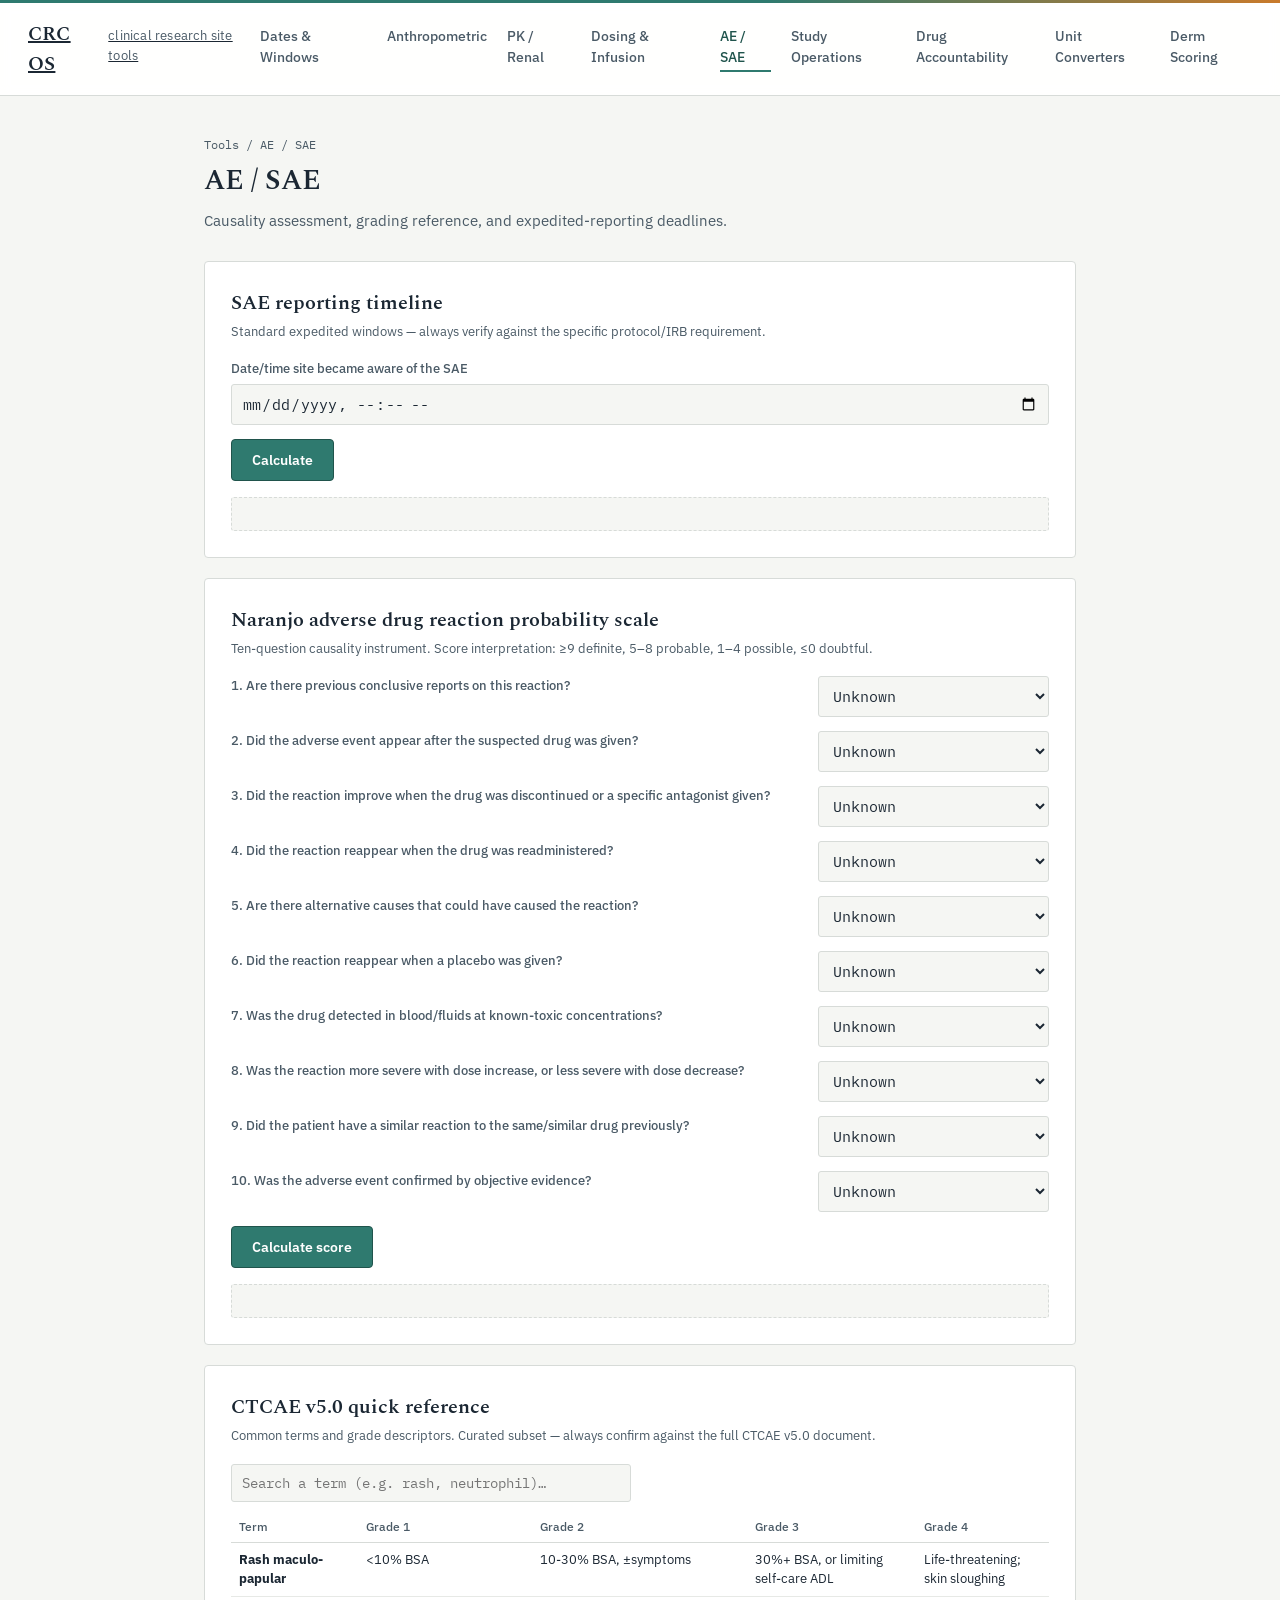
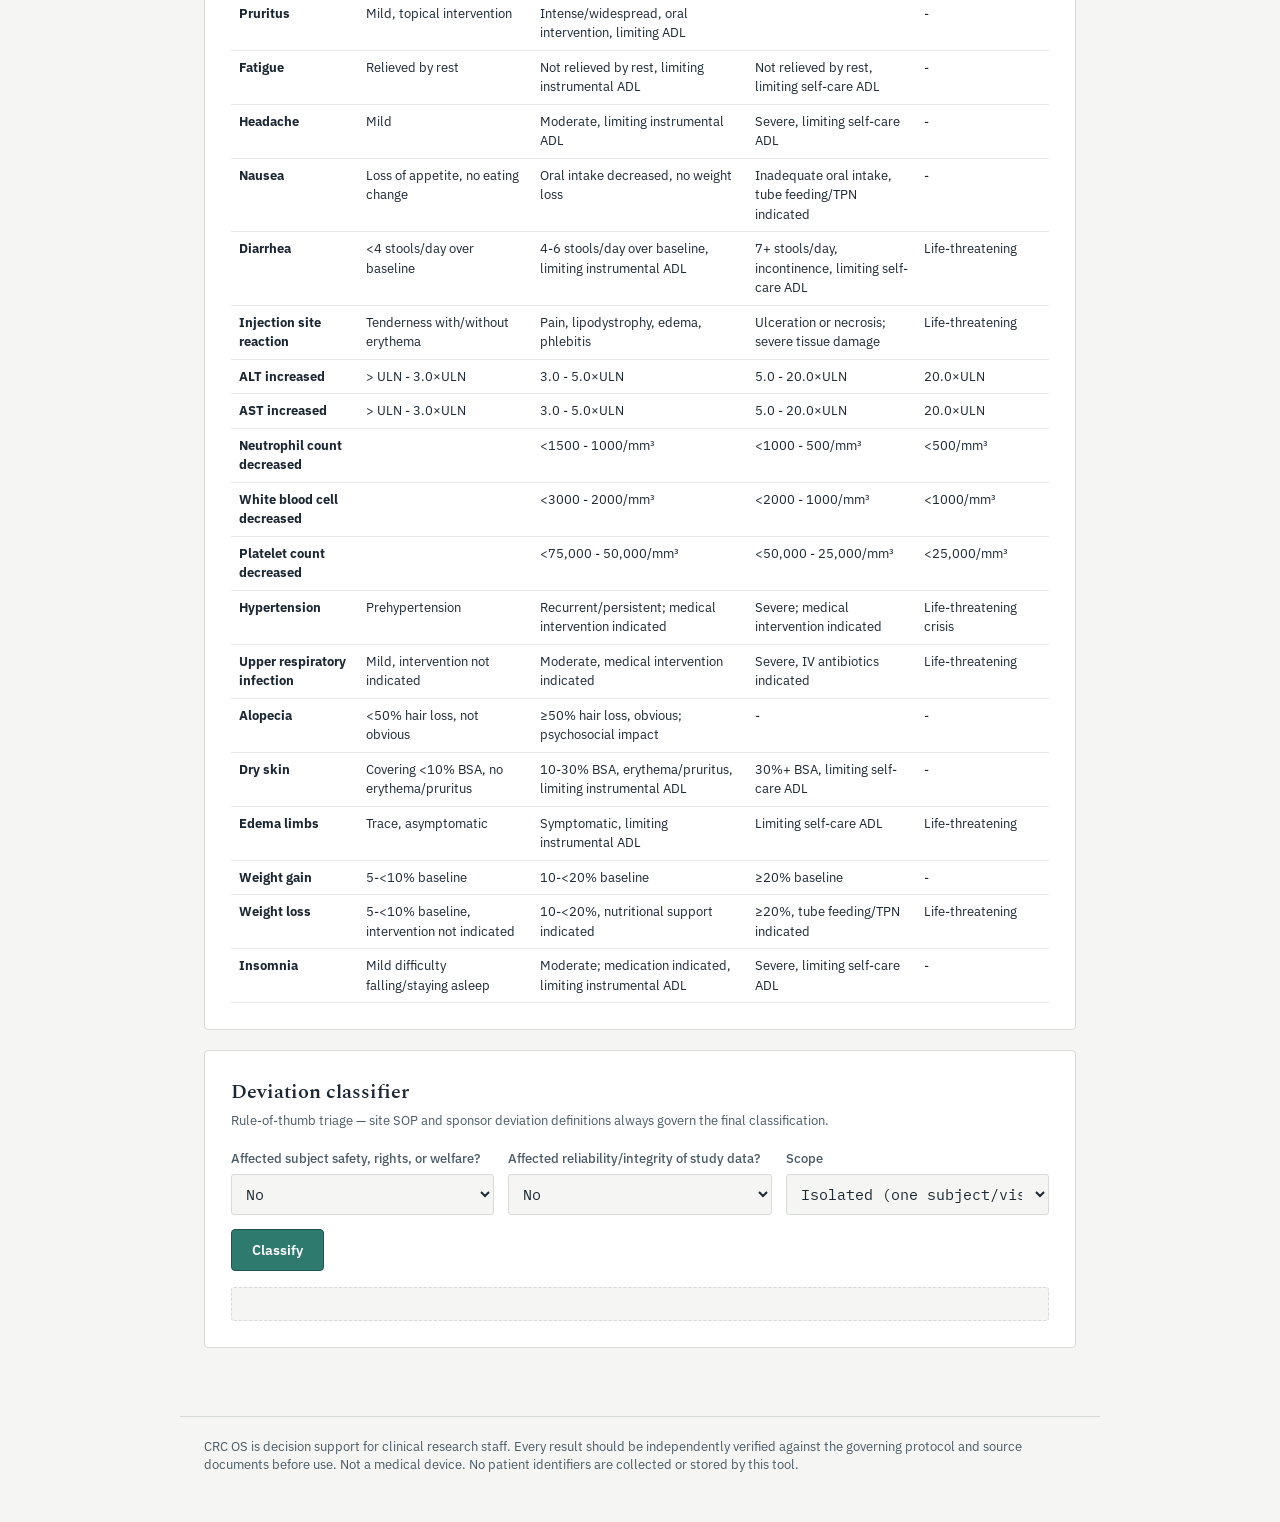
<file: ae-sae.html>
<!DOCTYPE html>
<html lang="en">
<head>
<meta charset="UTF-8">
<meta name="viewport" content="width=device-width, initial-scale=1.0">
<title>AE / SAE — CRC OS</title>
<meta name="description" content="Causality assessment, grading reference, and expedited-reporting deadlines. Free, no-login clinical calculators for research coordinators — SAE timeline · Naranjo scale · CTCAE v5.0 reference · Deviation classifier.">
<meta name="theme-color" content="#2F7A6F">
<meta property="og:title" content="AE / SAE — CRC OS">
<meta property="og:description" content="Causality assessment, grading reference, and expedited-reporting deadlines. Free, no-login clinical calculators for research coordinators — SAE timeline · Naranjo scale · CTCAE v5.0 reference · Deviation classifier.">
<meta property="og:type" content="website">
<link rel="icon" href="data:image/svg+xml,%3Csvg xmlns='http://www.w3.org/2000/svg' viewBox='0 0 100 100'%3E%3Crect width='100' height='100' rx='14' fill='%231B2733'/%3E%3Ctext x='50' y='66' font-family='Georgia,serif' font-size='52' font-weight='600' fill='%232F7A6F' text-anchor='middle'%3EC%3C/text%3E%3C/svg%3E">
<link rel="preconnect" href="https://fonts.googleapis.com">
<link href="https://fonts.googleapis.com/css2?family=Spectral:wght@400;500;600;700&family=IBM+Plex+Sans:wght@400;500;600&family=IBM+Plex+Mono:wght@400;500;600&display=swap" rel="stylesheet">
<style>
:root{
    --ink:#1B2733;
    --ink-soft:#4A5A66;
    --teal:#2F7A6F;
    --teal-dark:#20544C;
    --amber:#C97A2B;
    --paper:#F5F6F3;
    --panel:#FFFFFF;
    --line:#D7DBD8;
    --line-soft:#E7E9E6;
    --serif: 'Spectral', Georgia, serif;
    --sans: 'IBM Plex Sans', -apple-system, sans-serif;
    --mono: 'IBM Plex Mono', 'SFMono-Regular', monospace;
  }
  *{box-sizing:border-box;}
  html{scroll-behavior:smooth;}
  body{
    margin:0;
    background:var(--paper);
    color:var(--ink);
    font-family:var(--sans);
    line-height:1.5;
  }
  a{color:var(--teal-dark);}

  /* ---- Top bar ---- */
  .accent-bar{
    height:3px;
    background:linear-gradient(90deg, var(--teal) 0%, var(--teal) 60%, var(--amber) 100%);
  }
  header.site{
    display:flex;
    align-items:center;
    justify-content:space-between;
    padding:16px 28px;
    border-bottom:1px solid var(--line);
    background:rgba(255,255,255,0.92);
    backdrop-filter:saturate(1.1) blur(6px);
    position:sticky;
    top:0;
    z-index:10;
  }
  .brand{
    font-family:var(--serif);
    font-weight:600;
    font-size:20px;
    letter-spacing:0.2px;
    color:var(--ink);
    display:flex;
    align-items:baseline;
    gap:8px;
  }
  .brand small{
    font-family:var(--sans);
    font-weight:400;
    font-size:13px;
    color:var(--ink-soft);
  }
  nav.site-nav{display:flex; gap:20px; font-size:14px;}
  nav.site-nav a{text-decoration:none; color:var(--ink-soft); font-weight:500;}
  nav.site-nav a:hover{color:var(--teal-dark);}

  /* ---- Hero / flagship tool ---- */
  .hero{
    max-width:920px;
    margin:0 auto;
    padding:48px 24px 8px;
  }
  .hero h1{
    font-family:var(--serif);
    font-size:34px;
    font-weight:600;
    margin:0 0 10px;
    max-width:560px;
    line-height:1.15;
  }
  .hero p.lede{
    color:var(--ink-soft);
    max-width:520px;
    margin:0 0 32px;
    font-size:16px;
  }

  /* ---- Panels (tool cards) ---- */
  .panel{
    background:var(--panel);
    border:1px solid var(--line);
    border-radius:4px;
    padding:26px;
    margin-bottom:20px;
    transition:border-color 0.15s ease;
  }
  .panel:hover{border-color:#c7ccc8;}
  .panel-flagship{
    padding:28px;
    border-left:3px solid var(--teal);
  }
  .panel h2{
    font-family:var(--serif);
    font-size:20px;
    font-weight:600;
    margin:0 0 4px;
  }
  .panel .sub{
    font-size:13px;
    color:var(--ink-soft);
    margin:0 0 18px;
  }
  .field-row{
    display:flex;
    flex-wrap:wrap;
    gap:14px;
    margin-bottom:14px;
  }
  .field{
    display:flex;
    flex-direction:column;
    gap:6px;
    flex:1 1 140px;
    min-width:120px;
  }
  .field label{
    font-size:12.5px;
    color:var(--ink-soft);
    font-weight:500;
  }
  .field input, .field select{
    font-family:var(--mono);
    font-size:15px;
    padding:9px 10px;
    border:1px solid var(--line);
    border-radius:3px;
    background:var(--paper);
    color:var(--ink);
  }
  .field input:focus, .field select:focus{
    outline:2px solid var(--teal);
    outline-offset:1px;
    border-color:var(--teal);
  }
  .btn{
    font-family:var(--sans);
    font-weight:600;
    font-size:14px;
    padding:11px 20px;
    border-radius:4px;
    border:1px solid var(--teal-dark);
    background:var(--teal);
    color:#fff;
    cursor:pointer;
    transition:background 0.12s ease, transform 0.06s ease;
  }
  .btn:hover{background:var(--teal-dark);}
  .btn:active{transform:translateY(1px);}
  .btn.ghost{
    background:transparent;
    color:var(--ink-soft);
    border:1px solid var(--line);
    font-weight:500;
  }
  .btn.ghost:hover{border-color:var(--ink-soft); color:var(--ink); background:var(--paper);}

  .result{
    margin-top:16px;
    padding:16px 18px;
    background:var(--paper);
    border:1px dashed var(--line);
    border-radius:3px;
    font-family:var(--mono);
    font-size:14px;
    white-space:pre-wrap;
    min-height:20px;
  }
  .result .headline{
    font-size:22px;
    font-weight:600;
    color:var(--teal-dark);
    display:block;
    margin-bottom:6px;
  }
  .result .formula{
    color:var(--ink-soft);
    font-size:12.5px;
  }
  .flag-warn{color:var(--amber); font-weight:600;}

  .copy-btn{
    margin-top:10px;
    font-family:var(--sans);
    font-size:12.5px;
    color:var(--teal-dark);
    background:none;
    border:none;
    cursor:pointer;
    padding:0;
    text-decoration:underline;
  }

  /* ---- Tool grid ---- */
  .section{
    max-width:920px;
    margin:0 auto;
    padding:12px 24px 8px;
  }
  .section h3.cat{
    font-family:var(--serif);
    font-size:15px;
    font-weight:600;
    text-transform:none;
    color:var(--ink-soft);
    border-bottom:1px solid var(--line-soft);
    padding-bottom:8px;
    margin:36px 0 16px;
  }
  table.calc-table{
    width:100%;
    border-collapse:collapse;
  }
  table.calc-table td{
    padding:8px 4px;
    font-family:var(--mono);
    font-size:14px;
  }
  table.calc-table tr{border-bottom:1px solid var(--line-soft);}
  .visit-table{width:100%; border-collapse:collapse; margin-top:6px;}
  .visit-table th{
    text-align:left;
    font-size:12px;
    color:var(--ink-soft);
    font-weight:500;
    padding:6px 8px;
    border-bottom:1px solid var(--line);
  }
  .visit-table td{
    padding:7px 8px;
    font-family:var(--mono);
    font-size:13.5px;
    border-bottom:1px solid var(--line-soft);
  }
  .visit-table tr.oow td{color:var(--amber); font-weight:600;}

  footer.site{
    max-width:920px;
    margin:40px auto 0;
    padding:20px 24px 48px;
    font-size:12.5px;
    color:var(--ink-soft);
    border-top:1px solid var(--line);
  }

  .badge{
    display:inline-block;
    font-family:var(--sans);
    font-size:11px;
    font-weight:600;
    letter-spacing:0.3px;
    padding:2px 8px;
    border-radius:3px;
    background:var(--teal);
    color:#fff;
    vertical-align:middle;
    margin-left:8px;
  }
  .panel-vasi{border-left:3px solid #3b6ea5;}
  .panel-salt{border-left:3px solid #2f7a4f;}
  .panel-easi{border-left:3px solid #6a4c93;}
  .module-note{
    font-size:13.5px;
    color:var(--ink-soft);
    max-width:640px;
    margin:0 0 20px;
    line-height:1.5;
  }
  .region-grid{
    display:grid;
    grid-template-columns:1fr 1fr;
    gap:12px 18px;
    margin-bottom:16px;
  }
  .region-grid .field{min-width:0;}
  .region-title{
    font-family:var(--sans);
    font-size:13px;
    font-weight:600;
    color:var(--ink);
    grid-column:1 / -1;
    margin-top:8px;
    border-bottom:1px solid var(--line-soft);
    padding-bottom:4px;
  }
  .ctcae-search{margin-bottom:10px;}
  table.ctcae-table{width:100%; border-collapse:collapse; font-size:13px;}
  table.ctcae-table th{
    text-align:left; padding:6px 8px; border-bottom:1px solid var(--line);
    font-size:12px; color:var(--ink-soft); font-weight:500;
  }
  table.ctcae-table td{padding:7px 8px; border-bottom:1px solid var(--line-soft); vertical-align:top;}
  table.ctcae-table tr.hidden{display:none;}

  /* ---- Accessibility utilities ---- */
.visually-hidden{
  position:absolute;
  width:1px; height:1px;
  padding:0; margin:-1px;
  overflow:hidden;
  clip:rect(0,0,0,0);
  white-space:nowrap;
  border:0;
}
.skip-link{
  position:absolute;
  left:-999px;
  top:0;
  background:var(--teal-dark);
  color:#fff;
  padding:10px 16px;
  z-index:100;
  font-size:14px;
  font-family:var(--sans);
  text-decoration:none;
}
.skip-link:focus{left:12px; top:12px;}

input.ctcae-search{
  font-family:var(--mono);
  font-size:14px;
  padding:9px 10px;
  border:1px solid var(--line);
  border-radius:3px;
  background:var(--paper);
  color:var(--ink);
  width:100%;
  max-width:400px;
}
input.ctcae-search:focus{outline:2px solid var(--teal); outline-offset:1px; border-color:var(--teal);}

/* ---- Multi-page nav ---- */
.all-tools-link{
  display:none;
  font-size:13px;
  font-weight:500;
  color:var(--ink-soft);
  text-decoration:none;
  border:1px solid var(--line);
  padding:6px 12px;
  border-radius:3px;
}
nav.site-nav a.active{color:var(--teal-dark); border-bottom:2px solid var(--teal); padding-bottom:2px;}

/* ---- Home page ---- */
.home-hero{
  max-width:720px;
  margin:0 auto;
  padding:64px 24px 16px;
}
.home-hero .eyebrow{
  font-family:var(--mono);
  font-size:12.5px;
  font-weight:500;
  letter-spacing:0.4px;
  color:var(--teal-dark);
  text-transform:uppercase;
  margin-bottom:14px;
}
.home-hero h1{
  font-family:var(--serif);
  font-size:42px;
  font-weight:600;
  line-height:1.14;
  letter-spacing:-0.3px;
  margin:0 0 18px;
}
.home-hero p.lede{
  font-size:17.5px;
  color:var(--ink-soft);
  max-width:540px;
  margin:0 0 8px;
  line-height:1.55;
}
.home-meta{
  font-family:var(--mono);
  font-size:12.5px;
  color:var(--ink-soft);
  margin:22px 0 0;
  padding-top:16px;
  border-top:1px solid var(--line-soft);
  display:inline-block;
}

.cat-grid{
  max-width:960px;
  margin:0 auto;
  padding:32px 24px 8px;
  display:grid;
  grid-template-columns:repeat(3, 1fr);
  gap:1px;
  background:var(--line);
  border:1px solid var(--line);
}
.cat-card{
  background:var(--panel);
  padding:24px 22px;
  text-decoration:none;
  color:var(--ink);
  display:flex;
  flex-direction:column;
  gap:8px;
  position:relative;
  transition:background 0.15s ease, transform 0.15s ease;
}
.cat-card:hover{background:var(--paper); transform:translateY(-2px);}
.cat-card:hover .cat-name{color:var(--teal-dark);}
.cat-card .cat-index{
  font-family:var(--mono);
  font-size:11px;
  color:var(--line);
  font-weight:600;
  position:absolute;
  top:18px;
  right:20px;
}
.cat-card .cat-name{
  font-family:var(--serif);
  font-size:18px;
  font-weight:600;
  color:var(--ink);
  transition:color 0.15s ease;
  padding-right:28px;
}
.cat-card .cat-count{
  font-family:var(--mono);
  font-size:11.5px;
  color:var(--teal-dark);
  font-weight:600;
}
.cat-card .cat-desc{
  font-size:13.5px;
  color:var(--ink-soft);
  line-height:1.5;
}
.cat-card .cat-tools{
  font-family:var(--mono);
  font-size:11.5px;
  color:var(--ink-soft);
  margin-top:auto;
  padding-top:10px;
  border-top:1px solid var(--line-soft);
}

.principles{
  max-width:720px;
  margin:44px auto 0;
  padding:0 24px;
}
.principles h2{
  font-family:var(--serif);
  font-size:20px;
  font-weight:600;
  margin:0 0 18px;
  border-bottom:1px solid var(--line-soft);
  padding-bottom:10px;
}
.principle-row{
  display:flex;
  gap:16px;
  padding:14px 0;
  border-bottom:1px solid var(--line-soft);
}
.principle-row .p-term{
  font-family:var(--mono);
  font-size:13px;
  font-weight:600;
  color:var(--teal-dark);
  flex:0 0 150px;
}
.principle-row .p-desc{
  font-size:14px;
  color:var(--ink-soft);
  line-height:1.5;
}

/* ---- Tool page header ---- */
.page-head{
  max-width:920px;
  margin:0 auto;
  padding:40px 24px 8px;
}
.page-head .eyebrow{
  font-family:var(--mono);
  font-size:12px;
  color:var(--ink-soft);
}
.page-head h1{
  font-family:var(--serif);
  font-size:28px;
  font-weight:600;
  margin:6px 0 8px;
}
.page-head p.lede{
  color:var(--ink-soft);
  max-width:560px;
  margin:0 0 8px;
  font-size:15px;
}

@media (max-width:760px){
  .cat-grid{grid-template-columns:1fr;}
}
@media (max-width:640px){
  .all-tools-link{display:inline-block;}
  .home-hero h1{font-size:28px;}
  .page-head h1{font-size:23px;}
    .region-grid{grid-template-columns:1fr;}
    .hero h1{font-size:27px;}
    nav.site-nav{display:none;}
    .panel{padding:18px;}
  }

</style>
</head>
<body>
<a class="skip-link" href="#main">Skip to content</a>
<div class="accent-bar"></div>
<header class="site">
  <a href="../index.html" class="brand">CRC OS <small>clinical research site tools</small></a>
  <a href="../index.html#tools" class="all-tools-link">All tools</a>
  <nav class="site-nav">
    <a href="../tools/dates.html">Dates & Windows</a>
    <a href="../tools/anthropometric.html">Anthropometric</a>
    <a href="../tools/renal.html">PK / Renal</a>
    <a href="../tools/dosing.html">Dosing & Infusion</a>
    <a href="../tools/ae-sae.html" class="active">AE / SAE</a>
    <a href="../tools/study-ops.html">Study Operations</a>
    <a href="../tools/accountability.html">Drug Accountability</a>
    <a href="../tools/converters.html">Unit Converters</a>
    <a href="../tools/derm-scoring.html">Derm Scoring</a>
  </nav>
</header>
<main id="main">
<div class="page-head">
  <div class="eyebrow">Tools / AE / SAE</div>
  <h1>AE / SAE</h1>
  <p class="lede">Causality assessment, grading reference, and expedited-reporting deadlines.</p>
  
</div>

<div class="section">
  <div class="panel">
    <h2>SAE reporting timeline</h2>
    <p class="sub">Standard expedited windows — always verify against the specific protocol/IRB requirement.</p>
    <div class="field-row">
      <div class="field" style="flex:2 1 260px;"><label for="sae-aware">Date/time site became aware of the SAE</label><input type="datetime-local" id="sae-aware"></div>
    </div>
    <button type="button" class="btn" onclick="calcSAETimeline()">Calculate</button>
    <div class="result" aria-live="polite" id="sae-result"></div>
  </div>

  <div class="panel">
    <h2>Naranjo adverse drug reaction probability scale</h2>
    <p class="sub">Ten-question causality instrument. Score interpretation: ≥9 definite, 5–8 probable, 1–4 possible, ≤0 doubtful.</p>
    <div id="naranjo-form"></div>
    <button type="button" class="btn" onclick="calcNaranjo()">Calculate score</button>
    <div class="result" aria-live="polite" id="naranjo-result"></div>
  </div>

  <div class="panel">
    <h2>CTCAE v5.0 quick reference</h2>
    <p class="sub">Common terms and grade descriptors. Curated subset — always confirm against the full CTCAE v5.0 document.</p>
    <label for="ctcae-search" class="visually-hidden">Search CTCAE terms</label>
    <input type="text" class="ctcae-search" id="ctcae-search" placeholder="Search a term (e.g. rash, neutrophil)…" oninput="filterCTCAE()">
    <div style="overflow-x:auto;">
    <table class="ctcae-table" id="ctcae-table">
      <thead><tr><th scope="col">Term</th><th scope="col">Grade 1</th><th scope="col">Grade 2</th><th scope="col">Grade 3</th><th scope="col">Grade 4</th></tr></thead>
      <tbody id="ctcae-body"></tbody>
    </table>
    </div>
  </div>

  <div class="panel">
    <h2>Deviation classifier</h2>
    <p class="sub">Rule-of-thumb triage — site SOP and sponsor deviation definitions always govern the final classification.</p>
    <div class="field-row">
      <div class="field"><label for="dev-safety">Affected subject safety, rights, or welfare?</label>
        <select id="dev-safety"><option value="no">No</option><option value="yes">Yes</option></select></div>
      <div class="field"><label for="dev-data">Affected reliability/integrity of study data?</label>
        <select id="dev-data"><option value="no">No</option><option value="yes">Yes</option></select></div>
      <div class="field"><label for="dev-scope">Scope</label>
        <select id="dev-scope"><option value="isolated">Isolated (one subject/visit)</option><option value="systemic">Systemic (recurring/process-level)</option></select></div>
    </div>
    <button type="button" class="btn" onclick="calcDeviation()">Classify</button>
    <div class="result" aria-live="polite" id="dev-result"></div>
  </div>
</div>
</main>
<footer class="site">
  CRC OS is decision support for clinical research staff. Every result should be independently verified against the governing protocol and source documents before use. Not a medical device. No patient identifiers are collected or stored by this tool.
</footer>
<script>
function fmt(n, d=2){ return Number(n).toLocaleString(undefined,{minimumFractionDigits:d, maximumFractionDigits:d}); }
function copyResult(text){ navigator.clipboard.writeText(text).catch(()=>{}); }

function addCopyBtn(containerId, text){
  const el = document.getElementById(containerId);
  const btn = document.createElement('button');
  btn.type='button';
  btn.className='copy-btn';
  btn.textContent='Copy for source note';
  btn.onclick=()=>copyResult(text);
  el.appendChild(btn);
}

/* ---- BMI ---- */
function calcBMI(){
  const wt = parseFloat(document.getElementById('bmi-wt').value);
  const ht = parseFloat(document.getElementById('bmi-ht').value)/100;
  const out = document.getElementById('bmi-result');
  if(!wt || !ht){ out.innerHTML='Enter weight and height.'; return; }
  const bmi = wt/(ht*ht);
  const text = `BMI: ${fmt(bmi,1)} kg/m²  (weight ${wt} kg, height ${ht*100} cm) — computed by CRC OS`;
  out.innerHTML = `<span class="headline">${fmt(bmi,1)} kg/m²</span><span class="formula">BMI = weight(kg) / height(m)²</span>`;
  addCopyBtn('bmi-result', text);
}

/* ---- BSA ---- */
function calcBSA(){
  const wt = parseFloat(document.getElementById('bsa-wt').value);
  const ht = parseFloat(document.getElementById('bsa-ht').value);
  const out = document.getElementById('bsa-result');
  if(!wt || !ht){ out.innerHTML='Enter weight and height.'; return; }
  const mosteller = Math.sqrt((wt*ht)/3600);
  const dubois = 0.007184*Math.pow(wt,0.425)*Math.pow(ht,0.725);
  const haycock = 0.024265*Math.pow(wt,0.5378)*Math.pow(ht,0.3964);
  const boyd = 0.0003207*Math.pow(wt,(0.7285-0.0188*Math.log10(wt)))*Math.pow(ht,0.3);
  out.innerHTML = `<span class="headline">Mosteller: ${fmt(mosteller,2)} m²</span>` +
    `<span class="formula">Du Bois: ${fmt(dubois,2)} m²  |  Haycock: ${fmt(haycock,2)} m²  |  Boyd: ${fmt(boyd,2)} m²</span>`;
  addCopyBtn('bsa-result', `BSA (Mosteller): ${fmt(mosteller,2)} m² | Du Bois: ${fmt(dubois,2)} m² | Haycock: ${fmt(haycock,2)} m² | Boyd: ${fmt(boyd,2)} m² — wt ${wt}kg, ht ${ht}cm — CRC OS`);
}

/* ---- Creatinine clearance / eGFR ---- */
function calcCrCl(){
  const age = parseFloat(document.getElementById('cr-age').value);
  const sex = document.getElementById('cr-sex').value;
  const wt = parseFloat(document.getElementById('cr-wt').value);
  const scr = parseFloat(document.getElementById('cr-scr').value);
  const out = document.getElementById('cr-result');
  if(!age || !wt || !scr){ out.innerHTML='Enter age, weight, and serum creatinine.'; return; }

  // Cockcroft-Gault
  let cg = ((140-age)*wt)/(72*scr);
  if(sex==='F') cg *= 0.85;

  // CKD-EPI 2021 (race-free)
  const kappa = sex==='F' ? 0.7 : 0.9;
  const alpha = sex==='F' ? -0.241 : -0.302;
  const scrK = scr/kappa;
  const minTerm = Math.pow(Math.min(scrK,1), alpha);
  const maxTerm = Math.pow(Math.max(scrK,1), -1.200);
  let egfr = 142 * minTerm * maxTerm * Math.pow(0.9938, age);
  if(sex==='F') egfr *= 1.012;

  out.innerHTML = `<span class="headline">Cockcroft-Gault: ${fmt(cg,1)} mL/min</span>` +
    `<span class="formula">CKD-EPI 2021 eGFR: ${fmt(egfr,1)} mL/min/1.73m²</span>` +
    `<span class="formula">CG = [(140-age)×weight(kg)] / (72×SCr) ${sex==='F'?'× 0.85':''}. CKD-EPI 2021 is race-free per NKF/ASN recommendation.</span>` +
    (Math.abs(cg-egfr) > 15 ? `<br><span class="flag-warn">⚠ Formulas diverge by >15 — check which one the protocol specifies for eligibility.</span>` : '');
  addCopyBtn('cr-result', `CrCl (Cockcroft-Gault): ${fmt(cg,1)} mL/min | eGFR (CKD-EPI 2021): ${fmt(egfr,1)} mL/min/1.73m² — age ${age}, ${sex}, wt ${wt}kg, SCr ${scr} — CRC OS`);
}

/* ---- Dose conversion ---- */
function calcDoseConv(){
  const dose = parseFloat(document.getElementById('dc-dose').value);
  const dir = document.getElementById('dc-dir').value;
  const wt = parseFloat(document.getElementById('dc-wt').value);
  const ht = parseFloat(document.getElementById('dc-ht').value);
  const out = document.getElementById('dc-result');
  if(!dose || !wt || !ht){ out.innerHTML='Enter dose, weight, and height.'; return; }
  const bsa = Math.sqrt((wt*ht)/3600); // Mosteller
  let result, label;
  if(dir==='k2m'){ result = dose*wt/bsa; label='mg/m²'; }
  else { result = dose*bsa/wt; label='mg/kg'; }
  out.innerHTML = `<span class="headline">${fmt(result,2)} ${label}</span><span class="formula">Using BSA (Mosteller) = ${fmt(bsa,2)} m²</span>`;
  addCopyBtn('dc-result', `Dose conversion: ${dose} → ${fmt(result,2)} ${label} (BSA Mosteller ${fmt(bsa,2)} m²) — CRC OS`);
}

/* ---- Infusion rate ---- */
function calcInfusion(){
  const vol = parseFloat(document.getElementById('ir-vol').value);
  const min = parseFloat(document.getElementById('ir-min').value);
  const drop = parseFloat(document.getElementById('ir-drop').value);
  const out = document.getElementById('ir-result');
  if(!vol || !min){ out.innerHTML='Enter volume and duration.'; return; }
  const mlhr = vol/(min/60);
  let extra = '';
  if(drop){
    const gttmin = (vol*drop)/min;
    extra = `<span class="formula">Drip rate: ${fmt(gttmin,0)} gtt/min (drop factor ${drop} gtt/mL)</span>`;
  }
  out.innerHTML = `<span class="headline">${fmt(mlhr,1)} mL/hr</span>${extra}`;
  addCopyBtn('ir-result', `Infusion rate: ${fmt(mlhr,1)} mL/hr for ${vol}mL over ${min}min — CRC OS`);
}

/* ---- Age / date ---- */
function calcAge(){
  const dob = new Date(document.getElementById('age-dob').value);
  const ref = new Date(document.getElementById('age-ref').value);
  const out = document.getElementById('age-result');
  if(isNaN(dob) || isNaN(ref)){ out.innerHTML='Enter both dates.'; return; }
  const days = Math.round((ref-dob)/86400000);
  let years = ref.getFullYear()-dob.getFullYear();
  const m = ref.getMonth()-dob.getMonth();
  if(m<0 || (m===0 && ref.getDate()<dob.getDate())) years--;
  out.innerHTML = `<span class="headline">${years} years old</span><span class="formula">${days} total days between dates</span>`;
  addCopyBtn('age-result', `Age at reference date: ${years} years (${days} days) — CRC OS`);
}

/* ---- Unit converter ---- */
function calcUnit(){
  const v = parseFloat(document.getElementById('uc-val').value);
  const type = document.getElementById('uc-type').value;
  const out = document.getElementById('uc-result');
  if(isNaN(v)){ out.innerHTML='Enter a value.'; return; }
  let r, label;
  switch(type){
    case 'lbkg': r=v*0.453592; label='kg'; break;
    case 'kglb': r=v/0.453592; label='lb'; break;
    case 'incm': r=v*2.54; label='cm'; break;
    case 'cmin': r=v/2.54; label='in'; break;
    case 'fc': r=(v-32)*5/9; label='°C'; break;
    case 'cf': r=(v*9/5)+32; label='°F'; break;
    case 'glucose_mgdl_mmol': r=v/18.0182; label='mmol/L'; break;
    case 'glucose_mmol_mgdl': r=v*18.0182; label='mg/dL'; break;
    case 'creat_mgdl_umol': r=v*88.42; label='µmol/L'; break;
    case 'creat_umol_mgdl': r=v/88.42; label='mg/dL'; break;
  }
  out.innerHTML = `<span class="headline">${fmt(r,3)} ${label}</span>`;
  addCopyBtn('uc-result', `${v} → ${fmt(r,3)} ${label} — CRC OS`);
}

/* ---- Visit window calculator ---- */
let visitRows = [];
function addVisitRow(){
  const raw = document.getElementById('vw-schedule').value.trim();
  if(!raw) return;
  const parts = raw.split(',').map(s=>s.trim());
  if(parts.length<3){ alert('Format: day, ± window days, label — e.g. 14,3,Week 2'); return; }
  visitRows.push({day:parseFloat(parts[0]), window:parseFloat(parts[1]), label:parts.slice(2).join(',')});
  document.getElementById('vw-schedule').value='';
  const listEl = document.getElementById('vw-list');
  listEl.style.display='block';
  listEl.innerHTML = visitRows.map(v=>`Day ${v.day} (±${v.window}) — ${v.label}`).join('\n');
}
function resetVisits(){
  visitRows=[];
  document.getElementById('vw-list').style.display='none';
  document.getElementById('vw-list').innerHTML='';
  document.getElementById('vw-result').innerHTML='';
}
function calcVisitWindows(){
  const day1val = document.getElementById('vw-day1').value;
  const out = document.getElementById('vw-result');
  if(!day1val){ out.innerHTML='<div class="result">Set Day 1 first.</div>'; return; }
  if(visitRows.length===0){ out.innerHTML='<div class="result">Add at least one visit.</div>'; return; }
  const day1 = new Date(day1val+'T00:00:00');
  let rows = visitRows.map(v=>{
    const target = new Date(day1); target.setDate(target.getDate()+v.day);
    const early = new Date(target); early.setDate(early.getDate()-v.window);
    const late = new Date(target); late.setDate(late.getDate()+v.window);
    const dow = target.toLocaleDateString(undefined,{weekday:'short'});
    const weekend = (target.getDay()===0 || target.getDay()===6);
    return {label:v.label, target, early, late, dow, weekend};
  });
  const dstr = d => d.toLocaleDateString(undefined,{year:'numeric',month:'short',day:'numeric'});
  let html = `<table class="visit-table"><thead><tr><th>Visit</th><th>Target date</th><th>Window opens</th><th>Window closes</th></tr></thead><tbody>`;
  rows.forEach(r=>{
    html += `<tr class="${r.weekend?'oow':''}"><td>${r.label}</td><td>${dstr(r.target)} (${r.dow})${r.weekend?' ⚠ weekend':''}</td><td>${dstr(r.early)}</td><td>${dstr(r.late)}</td></tr>`;
  });
  html += `</tbody></table>`;
  document.getElementById('vw-result').innerHTML = `<div class="panel" style="border-left:3px solid var(--teal); margin-top:14px;">${html}
    <button class="copy-btn" onclick="copyVisitTable()">Copy for source note</button></div>`;
  window._vwRows = rows;
  window._vwDstr = dstr;
}
function copyVisitTable(){
  const rows = window._vwRows||[]; const dstr = window._vwDstr;
  const text = rows.map(r=>`${r.label}: target ${dstr(r.target)}, window ${dstr(r.early)}–${dstr(r.late)}${r.weekend?' (weekend)':''}`).join('\n');
  copyResult('Visit schedule — CRC OS\n'+text);
}

/* ---- QTc ---- */
function calcQTc(){
  const qt = parseFloat(document.getElementById('qtc-qt').value);
  const hr = parseFloat(document.getElementById('qtc-hr').value);
  const out = document.getElementById('qtc-result');
  if(!qt || !hr){ out.innerHTML='Enter QT and heart rate.'; return; }
  const rr = 60/hr; // seconds
  const qtSec = qt/1000;
  const bazett = (qtSec/Math.sqrt(rr))*1000;
  const fridericia = (qtSec/Math.cbrt(rr))*1000;
  const framingham = (qtSec + 0.154*(1-rr))*1000;
  out.innerHTML = `<span class="headline">Bazett: ${fmt(bazett,0)} ms</span>` +
    `<span class="formula">Fridericia: ${fmt(fridericia,0)} ms  |  Framingham: ${fmt(framingham,0)} ms  (RR ${fmt(rr,2)}s)</span>`;
  addCopyBtn('qtc-result', `QTc — Bazett ${fmt(bazett,0)}ms, Fridericia ${fmt(fridericia,0)}ms, Framingham ${fmt(framingham,0)}ms (QT ${qt}ms, HR ${hr}) — CRC OS`);
}

/* ---- IBW / Adjusted BW ---- */
function calcIBW(){
  const sex = document.getElementById('ibw-sex').value;
  const htCm = parseFloat(document.getElementById('ibw-ht').value);
  const wt = parseFloat(document.getElementById('ibw-wt').value);
  const out = document.getElementById('ibw-result');
  if(!htCm || !wt){ out.innerHTML='Enter height and weight.'; return; }
  const htIn = htCm/2.54;
  const base = sex==='F' ? 45.5 : 50;
  const ibw = base + 2.3*(htIn-60);
  let extra = '';
  let text = `IBW ${fmt(ibw,1)}kg`;
  if(wt > ibw*1.2){
    const adjbw = ibw + 0.4*(wt-ibw);
    extra = `<span class="formula">Actual weight exceeds ~120% of IBW — Adjusted BW: ${fmt(adjbw,1)} kg</span>`;
    text += `, AdjBW ${fmt(adjbw,1)}kg (actual wt ${wt}kg exceeds 120% IBW)`;
  }
  out.innerHTML = `<span class="headline">IBW: ${fmt(ibw,1)} kg</span>${extra}<span class="formula">Devine: ${sex==='F'?'45.5':'50'} + 2.3 × (height(in) − 60)</span>`;
  addCopyBtn('ibw-result', text+' — CRC OS');
}

/* ---- Study day ---- */
function calcStudyDay(){
  const day1val = document.getElementById('sd-day1').value;
  const n = parseInt(document.getElementById('sd-day').value);
  const out = document.getElementById('sd-result');
  if(!day1val || isNaN(n)){ out.innerHTML='Enter Day 1 and a study day.'; return; }
  const day1 = new Date(day1val+'T00:00:00');
  const offset = n>0 ? n-1 : n;
  const d = new Date(day1); d.setDate(d.getDate()+offset);
  const dstr = d.toLocaleDateString(undefined,{year:'numeric',month:'short',day:'numeric', weekday:'short'});
  out.innerHTML = `<span class="headline">Day ${n} = ${dstr}</span><span class="formula">No Day 0 exists between Day -1 and Day 1</span>`;
  addCopyBtn('sd-result', `Study Day ${n} = ${dstr} (Day 1 = ${day1val}) — CRC OS`);
}

/* ---- Date add/subtract ---- */
function calcDateAdd(){
  const dateVal = document.getElementById('da-date').value;
  const days = parseInt(document.getElementById('da-days').value);
  const out = document.getElementById('da-result');
  if(!dateVal || isNaN(days)){ out.innerHTML='Enter a date and number of days.'; return; }
  const d = new Date(dateVal+'T00:00:00'); d.setDate(d.getDate()+days);
  const dstr = d.toLocaleDateString(undefined,{year:'numeric',month:'short',day:'numeric', weekday:'short'});
  out.innerHTML = `<span class="headline">${dstr}</span>`;
  addCopyBtn('da-result', `${dateVal} ${days>=0?'+':''}${days} days = ${dstr} — CRC OS`);
}

/* ---- SAE timeline ---- */
function calcSAETimeline(){
  const val = document.getElementById('sae-aware').value;
  const out = document.getElementById('sae-result');
  if(!val){ out.innerHTML='Enter the date/time of awareness.'; return; }
  const t0 = new Date(val);
  const fmtDT = d => d.toLocaleString(undefined,{year:'numeric',month:'short',day:'numeric',hour:'2-digit',minute:'2-digit'});
  const h24 = new Date(t0); h24.setHours(h24.getHours()+24);
  const d7 = new Date(t0); d7.setDate(d7.getDate()+7);
  const d15 = new Date(t0); d15.setDate(d15.getDate()+15);
  out.innerHTML = `<span class="headline">24-hr notification: ${fmtDT(h24)}</span>` +
    `<span class="formula">7-day report (fatal/life-threatening unexpected): ${fmtDT(d7)}</span>` +
    `<span class="formula">15-day report (other serious unexpected): ${fmtDT(d15)}</span>`;
  addCopyBtn('sae-result', `SAE aware ${fmtDT(t0)} → 24hr: ${fmtDT(h24)} | 7-day: ${fmtDT(d7)} | 15-day: ${fmtDT(d15)} — CRC OS`);
}

/* ---- Naranjo ---- */
const naranjoQ = [
  {q:"1. Are there previous conclusive reports on this reaction?", opts:{yes:1,no:0,unk:0}},
  {q:"2. Did the adverse event appear after the suspected drug was given?", opts:{yes:2,no:-1,unk:0}},
  {q:"3. Did the reaction improve when the drug was discontinued or a specific antagonist given?", opts:{yes:1,no:0,unk:0}},
  {q:"4. Did the reaction reappear when the drug was readministered?", opts:{yes:2,no:-1,unk:0}},
  {q:"5. Are there alternative causes that could have caused the reaction?", opts:{yes:-1,no:2,unk:0}},
  {q:"6. Did the reaction reappear when a placebo was given?", opts:{yes:-1,no:1,unk:0}},
  {q:"7. Was the drug detected in blood/fluids at known-toxic concentrations?", opts:{yes:1,no:0,unk:0}},
  {q:"8. Was the reaction more severe with dose increase, or less severe with dose decrease?", opts:{yes:1,no:0,unk:0}},
  {q:"9. Did the patient have a similar reaction to the same/similar drug previously?", opts:{yes:1,no:0,unk:0}},
  {q:"10. Was the adverse event confirmed by objective evidence?", opts:{yes:1,no:0,unk:0}}
];
(function buildNaranjo(){
  const el = document.getElementById('naranjo-form');
  if(!el) return;
  el.innerHTML = naranjoQ.map((item,i)=>`
    <div class="field-row">
      <div class="field" style="flex:3 1 300px;"><label for="nar-${i}">${item.q}</label></div>
      <div class="field" style="flex:1 1 140px;">
        <select id="nar-${i}"><option value="unk">Unknown</option><option value="yes">Yes</option><option value="no">No</option></select>
      </div>
    </div>`).join('');
})();
function calcNaranjo(){
  let score = 0;
  naranjoQ.forEach((item,i)=>{
    const v = document.getElementById('nar-'+i).value;
    score += item.opts[v];
  });
  let cat = score>=9?'Definite':score>=5?'Probable':score>=1?'Possible':'Doubtful';
  const out = document.getElementById('naranjo-result');
  out.innerHTML = `<span class="headline">Score: ${score} — ${cat}</span>`;
  addCopyBtn('naranjo-result', `Naranjo score ${score} (${cat}) — CRC OS`);
}

/* ---- CTCAE quick reference ---- */
const ctcaeData = [
  ["Rash maculo-papular","<10% BSA","10-30% BSA, ±symptoms","30%+ BSA, or limiting self-care ADL","Life-threatening; skin sloughing"],
  ["Pruritus","Mild, topical intervention","Intense/widespread, oral intervention, limiting ADL","","-"],
  ["Fatigue","Relieved by rest","Not relieved by rest, limiting instrumental ADL","Not relieved by rest, limiting self-care ADL","-"],
  ["Headache","Mild","Moderate, limiting instrumental ADL","Severe, limiting self-care ADL","-"],
  ["Nausea","Loss of appetite, no eating change","Oral intake decreased, no weight loss","Inadequate oral intake, tube feeding/TPN indicated","-"],
  ["Diarrhea","<4 stools/day over baseline","4-6 stools/day over baseline, limiting instrumental ADL","7+ stools/day, incontinence, limiting self-care ADL","Life-threatening"],
  ["Injection site reaction","Tenderness with/without erythema","Pain, lipodystrophy, edema, phlebitis","Ulceration or necrosis; severe tissue damage","Life-threatening"],
  ["ALT increased","> ULN - 3.0×ULN","3.0 - 5.0×ULN","5.0 - 20.0×ULN","20.0×ULN"],
  ["AST increased","> ULN - 3.0×ULN","3.0 - 5.0×ULN","5.0 - 20.0×ULN","20.0×ULN"],
  ["Neutrophil count decreased","<LLN - 1500/mm³","<1500 - 1000/mm³","<1000 - 500/mm³","<500/mm³"],
  ["White blood cell decreased","<LLN - 3000/mm³","<3000 - 2000/mm³","<2000 - 1000/mm³","<1000/mm³"],
  ["Platelet count decreased","<LLN - 75,000/mm³","<75,000 - 50,000/mm³","<50,000 - 25,000/mm³","<25,000/mm³"],
  ["Hypertension","Prehypertension","Recurrent/persistent; medical intervention indicated","Severe; medical intervention indicated","Life-threatening crisis"],
  ["Upper respiratory infection","Mild, intervention not indicated","Moderate, medical intervention indicated","Severe, IV antibiotics indicated","Life-threatening"],
  ["Alopecia","<50% hair loss, not obvious","≥50% hair loss, obvious; psychosocial impact","-","-"],
  ["Dry skin","Covering <10% BSA, no erythema/pruritus","10-30% BSA, erythema/pruritus, limiting instrumental ADL","30%+ BSA, limiting self-care ADL","-"],
  ["Edema limbs","Trace, asymptomatic","Symptomatic, limiting instrumental ADL","Limiting self-care ADL","Life-threatening"],
  ["Weight gain","5-<10% baseline","10-<20% baseline","≥20% baseline","-"],
  ["Weight loss","5-<10% baseline, intervention not indicated","10-<20%, nutritional support indicated","≥20%, tube feeding/TPN indicated","Life-threatening"],
  ["Insomnia","Mild difficulty falling/staying asleep","Moderate; medication indicated, limiting instrumental ADL","Severe, limiting self-care ADL","-"]
];
(function buildCTCAE(){
  const body = document.getElementById('ctcae-body');
  if(!body) return;
  body.innerHTML = ctcaeData.map(r=>`<tr><td><strong>${r[0]}</strong></td><td>${r[1]}</td><td>${r[2]}</td><td>${r[3]}</td><td>${r[4]}</td></tr>`).join('');
})();
function filterCTCAE(){
  const q = document.getElementById('ctcae-search').value.toLowerCase();
  document.querySelectorAll('#ctcae-body tr').forEach(tr=>{
    tr.classList.toggle('hidden', !tr.textContent.toLowerCase().includes(q));
  });
}

/* ---- Deviation classifier ---- */
function calcDeviation(){
  const safety = document.getElementById('dev-safety').value;
  const data = document.getElementById('dev-data').value;
  const scope = document.getElementById('dev-scope').value;
  const out = document.getElementById('dev-result');
  let cls, guidance;
  if(safety==='yes'){
    cls='Major'; guidance='Report to IRB per site SOP timeline; notify sponsor immediately; document corrective/preventive action (CAPA).';
  } else if(data==='yes' && scope==='systemic'){
    cls='Major'; guidance='Likely reportable — systemic process failures affecting data integrity typically require IRB notification and a CAPA plan.';
  } else if(data==='yes'){
    cls='Minor (verify)'; guidance="Document in deviation log; assess whether isolated data-integrity impact meets your IRB's reportable threshold.";
  } else {
    cls='Minor'; guidance='Document in the site deviation log per SOP; no IRB reporting typically required for isolated, non-safety, non-data-integrity deviations.';
  }
  out.innerHTML = `<span class="headline">${cls}</span><span class="formula">${guidance}</span>`;
  addCopyBtn('dev-result', `Deviation classification: ${cls} — ${guidance} — CRC OS`);
}

/* ---- Block randomization ---- */
function genRandomization(){
  const arms = document.getElementById('br-arms').value.split(',').map(s=>s.trim()).filter(Boolean);
  const blockSize = parseInt(document.getElementById('br-blocksize').value);
  const numBlocks = parseInt(document.getElementById('br-blocks').value);
  const out = document.getElementById('br-result');
  if(arms.length<2 || !blockSize || !numBlocks || blockSize % arms.length !== 0){
    out.innerHTML = 'Block size must be an even multiple of the number of arms.'; return;
  }
  const perArm = blockSize/arms.length;
  let sequence = [];
  for(let b=0; b<numBlocks; b++){
    let block = [];
    arms.forEach(a=>{ for(let i=0;i<perArm;i++) block.push(a); });
    for(let i=block.length-1;i>0;i--){ const j=Math.floor(Math.random()*(i+1)); [block[i],block[j]]=[block[j],block[i]]; }
    sequence.push(block);
  }
  const text = sequence.map((b,i)=>`Block ${i+1}: ${b.join(', ')}`).join('\n');
  out.innerHTML = `<div class="headline" style="font-size:15px;">Reference sequence generated</div><span class="formula">${text.replace(/\n/g,'<br>')}</span>`;
  addCopyBtn('br-result', `Randomization (reference only, not for production use):\n${text} — CRC OS`);
}

/* ---- IP compliance ---- */
function calcIPCompliance(){
  const exp = parseFloat(document.getElementById('ipc-expected').value);
  const disp = parseFloat(document.getElementById('ipc-dispensed').value);
  const ret = parseFloat(document.getElementById('ipc-returned').value);
  const out = document.getElementById('ipc-result');
  if(!exp){ out.innerHTML='Enter expected doses.'; return; }
  const taken = disp-ret;
  const pct = (taken/exp)*100;
  out.innerHTML = `<span class="headline">${fmt(pct,1)}% compliance</span><span class="formula">(${disp} dispensed − ${ret} returned = ${taken} taken) / ${exp} expected</span>` +
    (pct<80 || pct>120 ? `<br><span class="flag-warn">⚠ Outside typical 80-120% compliance range — review with PI.</span>` : '');
  addCopyBtn('ipc-result', `IP compliance: ${fmt(pct,1)}% (${taken}/${exp} expected) — CRC OS`);
}

/* ---- IP reconciliation ---- */
function calcIPRecon(){
  const rec = parseFloat(document.getElementById('ipr-received').value)||0;
  const disp = parseFloat(document.getElementById('ipr-dispensed').value)||0;
  const ret = parseFloat(document.getElementById('ipr-returned').value)||0;
  const dest = parseFloat(document.getElementById('ipr-destroyed').value)||0;
  const out = document.getElementById('ipr-result');
  const onsite = rec - disp;
  const discrepancy = rec - disp - dest;
  out.innerHTML = `<span class="headline">On-site inventory: ${fmt(onsite,0)} units</span>` +
    `<span class="formula">Received ${rec} − dispensed ${disp} − destroyed/lost ${dest} = ${fmt(discrepancy,0)}</span>` +
    (discrepancy!==0 ? `<br><span class="flag-warn">⚠ Discrepancy of ${fmt(discrepancy,0)} — investigate and document before next monitoring visit.</span>` : `<br>No discrepancy.`);
  addCopyBtn('ipr-result', `IP reconciliation: on-site ${onsite}, discrepancy ${discrepancy} — CRC OS`);
}

/* ---- VASI ---- */
const vasiRegions = ["Head/neck","Trunk","Arms","Legs","Hands","Feet"];
const vasiPcts = [0,10,25,50,75,90,100];
(function buildVASI(){
  const el = document.getElementById('vasi-form');
  if(!el) return;
  el.innerHTML = vasiRegions.map((r,i)=>`
    <div class="field-row">
      <div class="field"><label for="vasi-hu-${i}">${r} — hand units affected</label><input type="number" id="vasi-hu-${i}" min="0" step="0.5"></div>
      <div class="field"><label for="vasi-pct-${i}">${r} — % depigmentation</label>
        <select id="vasi-pct-${i}">${vasiPcts.map(p=>`<option value="${p}">${p}%</option>`).join('')}</select>
      </div>
    </div>`).join('');
})();
function calcVASI(){
  let total = 0;
  const breakdown = [];
  vasiRegions.forEach((r,i)=>{
    const hu = parseFloat(document.getElementById('vasi-hu-'+i).value)||0;
    const pct = parseFloat(document.getElementById('vasi-pct-'+i).value)||0;
    const val = hu*(pct/100);
    total += val;
    if(hu>0) breakdown.push(`${r}: ${hu}hu × ${pct}% = ${fmt(val,2)}`);
  });
  const out = document.getElementById('vasi-result');
  out.innerHTML = `<span class="headline">VASI: ${fmt(total,2)}</span><span class="formula">${breakdown.join(' | ')||'Enter hand units per region.'}</span>`;
  addCopyBtn('vasi-result', `VASI: ${fmt(total,2)} (${breakdown.join('; ')}) — CRC OS`);
}

/* ---- SALT ---- */
function calcSALT(){
  const w = {vertex:0.40, back:0.24, right:0.18, left:0.18};
  let total = 0;
  Object.keys(w).forEach(k=>{
    const v = parseFloat(document.getElementById('salt-'+k).value)||0;
    total += w[k]*v;
  });
  const out = document.getElementById('salt-result');
  out.innerHTML = `<span class="headline">SALT: ${fmt(total,1)}</span><span class="formula">Σ(region weight × % hair loss)</span>`;
  addCopyBtn('salt-result', `SALT score: ${fmt(total,1)} — CRC OS`);
}

/* ---- EASI ---- */
const easiRegions = [
  {key:'head', label:'Head/neck', mult:0.1},
  {key:'trunk', label:'Trunk', mult:0.3},
  {key:'upper', label:'Upper limbs', mult:0.2},
  {key:'lower', label:'Lower limbs', mult:0.4}
];
function easiAreaScore(pct){
  if(pct<=0) return 0;
  if(pct<10) return 1;
  if(pct<30) return 2;
  if(pct<50) return 3;
  if(pct<70) return 4;
  if(pct<90) return 5;
  return 6;
}
(function buildEASI(){
  const el = document.getElementById('easi-form');
  if(!el) return;
  el.innerHTML = easiRegions.map(r=>`
    <div class="region-grid">
      <div class="region-title" id="easi-${r.key}-title">${r.label} (×${r.mult})</div>
      <div class="field"><label for="easi-${r.key}-e">Erythema (0-3)</label><input type="number" id="easi-${r.key}-e" min="0" max="3" step="1" aria-describedby="easi-${r.key}-title"></div>
      <div class="field"><label for="easi-${r.key}-i">Induration/papulation (0-3)</label><input type="number" id="easi-${r.key}-i" min="0" max="3" step="1" aria-describedby="easi-${r.key}-title"></div>
      <div class="field"><label for="easi-${r.key}-x">Excoriation (0-3)</label><input type="number" id="easi-${r.key}-x" min="0" max="3" step="1" aria-describedby="easi-${r.key}-title"></div>
      <div class="field"><label for="easi-${r.key}-l">Lichenification (0-3)</label><input type="number" id="easi-${r.key}-l" min="0" max="3" step="1" aria-describedby="easi-${r.key}-title"></div>
      <div class="field"><label for="easi-${r.key}-a">% BSA affected in region</label><input type="number" id="easi-${r.key}-a" min="0" max="100" step="1" aria-describedby="easi-${r.key}-title"></div>
    </div>`).join('');
})();
function calcEASI(){
  let total = 0;
  const breakdown = [];
  easiRegions.forEach(r=>{
    const e = parseFloat(document.getElementById(`easi-${r.key}-e`).value)||0;
    const i = parseFloat(document.getElementById(`easi-${r.key}-i`).value)||0;
    const x = parseFloat(document.getElementById(`easi-${r.key}-x`).value)||0;
    const l = parseFloat(document.getElementById(`easi-${r.key}-l`).value)||0;
    const a = parseFloat(document.getElementById(`easi-${r.key}-a`).value)||0;
    const signs = e+i+x+l;
    const areaScore = easiAreaScore(a);
    const regionScore = signs*areaScore*r.mult;
    total += regionScore;
    if(signs>0 || a>0) breakdown.push(`${r.label}: ${fmt(regionScore,2)}`);
  });
  const out = document.getElementById('easi-result');
  out.innerHTML = `<span class="headline">EASI: ${fmt(total,1)} / 72</span><span class="formula">${breakdown.join(' | ')||'Enter sign scores per region.'}</span>`;
  addCopyBtn('easi-result', `EASI: ${fmt(total,1)}/72 (${breakdown.join('; ')}) — CRC OS`);
}

</script>
</body>
</html>
</file>
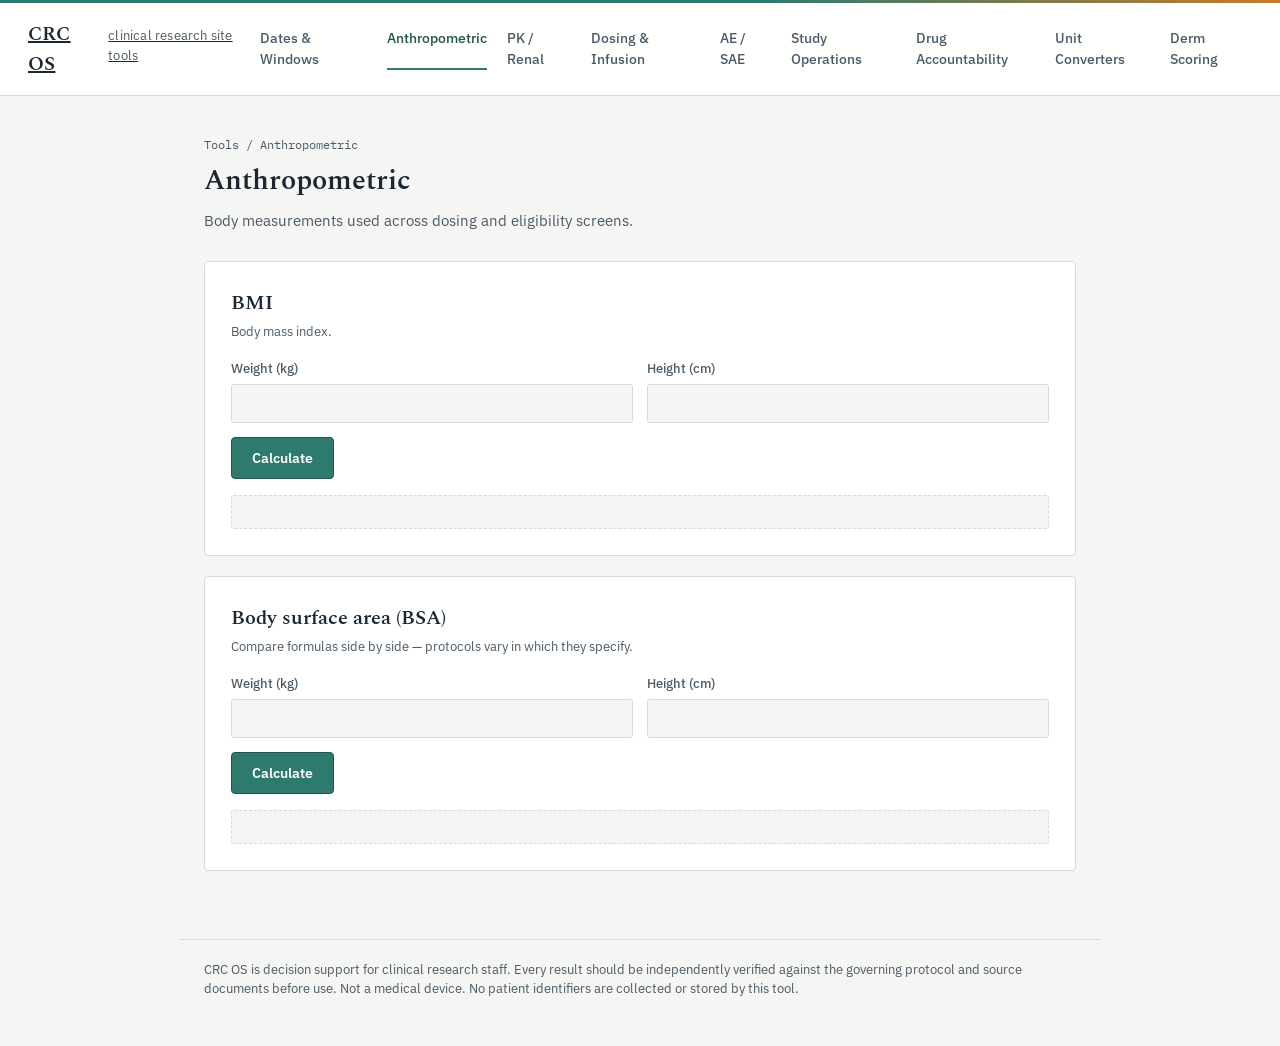
<file: anthropometric.html>
<!DOCTYPE html>
<html lang="en">
<head>
<meta charset="UTF-8">
<meta name="viewport" content="width=device-width, initial-scale=1.0">
<title>Anthropometric — CRC OS</title>
<meta name="description" content="Body measurements used across dosing and eligibility screens. Free, no-login clinical calculators for research coordinators — BMI · Body surface area (4 formulas).">
<meta name="theme-color" content="#2F7A6F">
<meta property="og:title" content="Anthropometric — CRC OS">
<meta property="og:description" content="Body measurements used across dosing and eligibility screens. Free, no-login clinical calculators for research coordinators — BMI · Body surface area (4 formulas).">
<meta property="og:type" content="website">
<link rel="icon" href="data:image/svg+xml,%3Csvg xmlns='http://www.w3.org/2000/svg' viewBox='0 0 100 100'%3E%3Crect width='100' height='100' rx='14' fill='%231B2733'/%3E%3Ctext x='50' y='66' font-family='Georgia,serif' font-size='52' font-weight='600' fill='%232F7A6F' text-anchor='middle'%3EC%3C/text%3E%3C/svg%3E">
<link rel="preconnect" href="https://fonts.googleapis.com">
<link href="https://fonts.googleapis.com/css2?family=Spectral:wght@400;500;600;700&family=IBM+Plex+Sans:wght@400;500;600&family=IBM+Plex+Mono:wght@400;500;600&display=swap" rel="stylesheet">
<style>
:root{
    --ink:#1B2733;
    --ink-soft:#4A5A66;
    --teal:#2F7A6F;
    --teal-dark:#20544C;
    --amber:#C97A2B;
    --paper:#F5F6F3;
    --panel:#FFFFFF;
    --line:#D7DBD8;
    --line-soft:#E7E9E6;
    --serif: 'Spectral', Georgia, serif;
    --sans: 'IBM Plex Sans', -apple-system, sans-serif;
    --mono: 'IBM Plex Mono', 'SFMono-Regular', monospace;
  }
  *{box-sizing:border-box;}
  html{scroll-behavior:smooth;}
  body{
    margin:0;
    background:var(--paper);
    color:var(--ink);
    font-family:var(--sans);
    line-height:1.5;
  }
  a{color:var(--teal-dark);}

  /* ---- Top bar ---- */
  .accent-bar{
    height:3px;
    background:linear-gradient(90deg, var(--teal) 0%, var(--teal) 60%, var(--amber) 100%);
  }
  header.site{
    display:flex;
    align-items:center;
    justify-content:space-between;
    padding:16px 28px;
    border-bottom:1px solid var(--line);
    background:rgba(255,255,255,0.92);
    backdrop-filter:saturate(1.1) blur(6px);
    position:sticky;
    top:0;
    z-index:10;
  }
  .brand{
    font-family:var(--serif);
    font-weight:600;
    font-size:20px;
    letter-spacing:0.2px;
    color:var(--ink);
    display:flex;
    align-items:baseline;
    gap:8px;
  }
  .brand small{
    font-family:var(--sans);
    font-weight:400;
    font-size:13px;
    color:var(--ink-soft);
  }
  nav.site-nav{display:flex; gap:20px; font-size:14px;}
  nav.site-nav a{text-decoration:none; color:var(--ink-soft); font-weight:500;}
  nav.site-nav a:hover{color:var(--teal-dark);}

  /* ---- Hero / flagship tool ---- */
  .hero{
    max-width:920px;
    margin:0 auto;
    padding:48px 24px 8px;
  }
  .hero h1{
    font-family:var(--serif);
    font-size:34px;
    font-weight:600;
    margin:0 0 10px;
    max-width:560px;
    line-height:1.15;
  }
  .hero p.lede{
    color:var(--ink-soft);
    max-width:520px;
    margin:0 0 32px;
    font-size:16px;
  }

  /* ---- Panels (tool cards) ---- */
  .panel{
    background:var(--panel);
    border:1px solid var(--line);
    border-radius:4px;
    padding:26px;
    margin-bottom:20px;
    transition:border-color 0.15s ease;
  }
  .panel:hover{border-color:#c7ccc8;}
  .panel-flagship{
    padding:28px;
    border-left:3px solid var(--teal);
  }
  .panel h2{
    font-family:var(--serif);
    font-size:20px;
    font-weight:600;
    margin:0 0 4px;
  }
  .panel .sub{
    font-size:13px;
    color:var(--ink-soft);
    margin:0 0 18px;
  }
  .field-row{
    display:flex;
    flex-wrap:wrap;
    gap:14px;
    margin-bottom:14px;
  }
  .field{
    display:flex;
    flex-direction:column;
    gap:6px;
    flex:1 1 140px;
    min-width:120px;
  }
  .field label{
    font-size:12.5px;
    color:var(--ink-soft);
    font-weight:500;
  }
  .field input, .field select{
    font-family:var(--mono);
    font-size:15px;
    padding:9px 10px;
    border:1px solid var(--line);
    border-radius:3px;
    background:var(--paper);
    color:var(--ink);
  }
  .field input:focus, .field select:focus{
    outline:2px solid var(--teal);
    outline-offset:1px;
    border-color:var(--teal);
  }
  .btn{
    font-family:var(--sans);
    font-weight:600;
    font-size:14px;
    padding:11px 20px;
    border-radius:4px;
    border:1px solid var(--teal-dark);
    background:var(--teal);
    color:#fff;
    cursor:pointer;
    transition:background 0.12s ease, transform 0.06s ease;
  }
  .btn:hover{background:var(--teal-dark);}
  .btn:active{transform:translateY(1px);}
  .btn.ghost{
    background:transparent;
    color:var(--ink-soft);
    border:1px solid var(--line);
    font-weight:500;
  }
  .btn.ghost:hover{border-color:var(--ink-soft); color:var(--ink); background:var(--paper);}

  .result{
    margin-top:16px;
    padding:16px 18px;
    background:var(--paper);
    border:1px dashed var(--line);
    border-radius:3px;
    font-family:var(--mono);
    font-size:14px;
    white-space:pre-wrap;
    min-height:20px;
  }
  .result .headline{
    font-size:22px;
    font-weight:600;
    color:var(--teal-dark);
    display:block;
    margin-bottom:6px;
  }
  .result .formula{
    color:var(--ink-soft);
    font-size:12.5px;
  }
  .flag-warn{color:var(--amber); font-weight:600;}

  .copy-btn{
    margin-top:10px;
    font-family:var(--sans);
    font-size:12.5px;
    color:var(--teal-dark);
    background:none;
    border:none;
    cursor:pointer;
    padding:0;
    text-decoration:underline;
  }

  /* ---- Tool grid ---- */
  .section{
    max-width:920px;
    margin:0 auto;
    padding:12px 24px 8px;
  }
  .section h3.cat{
    font-family:var(--serif);
    font-size:15px;
    font-weight:600;
    text-transform:none;
    color:var(--ink-soft);
    border-bottom:1px solid var(--line-soft);
    padding-bottom:8px;
    margin:36px 0 16px;
  }
  table.calc-table{
    width:100%;
    border-collapse:collapse;
  }
  table.calc-table td{
    padding:8px 4px;
    font-family:var(--mono);
    font-size:14px;
  }
  table.calc-table tr{border-bottom:1px solid var(--line-soft);}
  .visit-table{width:100%; border-collapse:collapse; margin-top:6px;}
  .visit-table th{
    text-align:left;
    font-size:12px;
    color:var(--ink-soft);
    font-weight:500;
    padding:6px 8px;
    border-bottom:1px solid var(--line);
  }
  .visit-table td{
    padding:7px 8px;
    font-family:var(--mono);
    font-size:13.5px;
    border-bottom:1px solid var(--line-soft);
  }
  .visit-table tr.oow td{color:var(--amber); font-weight:600;}

  footer.site{
    max-width:920px;
    margin:40px auto 0;
    padding:20px 24px 48px;
    font-size:12.5px;
    color:var(--ink-soft);
    border-top:1px solid var(--line);
  }

  .badge{
    display:inline-block;
    font-family:var(--sans);
    font-size:11px;
    font-weight:600;
    letter-spacing:0.3px;
    padding:2px 8px;
    border-radius:3px;
    background:var(--teal);
    color:#fff;
    vertical-align:middle;
    margin-left:8px;
  }
  .panel-vasi{border-left:3px solid #3b6ea5;}
  .panel-salt{border-left:3px solid #2f7a4f;}
  .panel-easi{border-left:3px solid #6a4c93;}
  .module-note{
    font-size:13.5px;
    color:var(--ink-soft);
    max-width:640px;
    margin:0 0 20px;
    line-height:1.5;
  }
  .region-grid{
    display:grid;
    grid-template-columns:1fr 1fr;
    gap:12px 18px;
    margin-bottom:16px;
  }
  .region-grid .field{min-width:0;}
  .region-title{
    font-family:var(--sans);
    font-size:13px;
    font-weight:600;
    color:var(--ink);
    grid-column:1 / -1;
    margin-top:8px;
    border-bottom:1px solid var(--line-soft);
    padding-bottom:4px;
  }
  .ctcae-search{margin-bottom:10px;}
  table.ctcae-table{width:100%; border-collapse:collapse; font-size:13px;}
  table.ctcae-table th{
    text-align:left; padding:6px 8px; border-bottom:1px solid var(--line);
    font-size:12px; color:var(--ink-soft); font-weight:500;
  }
  table.ctcae-table td{padding:7px 8px; border-bottom:1px solid var(--line-soft); vertical-align:top;}
  table.ctcae-table tr.hidden{display:none;}

  /* ---- Accessibility utilities ---- */
.visually-hidden{
  position:absolute;
  width:1px; height:1px;
  padding:0; margin:-1px;
  overflow:hidden;
  clip:rect(0,0,0,0);
  white-space:nowrap;
  border:0;
}
.skip-link{
  position:absolute;
  left:-999px;
  top:0;
  background:var(--teal-dark);
  color:#fff;
  padding:10px 16px;
  z-index:100;
  font-size:14px;
  font-family:var(--sans);
  text-decoration:none;
}
.skip-link:focus{left:12px; top:12px;}

input.ctcae-search{
  font-family:var(--mono);
  font-size:14px;
  padding:9px 10px;
  border:1px solid var(--line);
  border-radius:3px;
  background:var(--paper);
  color:var(--ink);
  width:100%;
  max-width:400px;
}
input.ctcae-search:focus{outline:2px solid var(--teal); outline-offset:1px; border-color:var(--teal);}

/* ---- Multi-page nav ---- */
.all-tools-link{
  display:none;
  font-size:13px;
  font-weight:500;
  color:var(--ink-soft);
  text-decoration:none;
  border:1px solid var(--line);
  padding:6px 12px;
  border-radius:3px;
}
nav.site-nav a.active{color:var(--teal-dark); border-bottom:2px solid var(--teal); padding-bottom:2px;}

/* ---- Home page ---- */
.home-hero{
  max-width:720px;
  margin:0 auto;
  padding:64px 24px 16px;
}
.home-hero .eyebrow{
  font-family:var(--mono);
  font-size:12.5px;
  font-weight:500;
  letter-spacing:0.4px;
  color:var(--teal-dark);
  text-transform:uppercase;
  margin-bottom:14px;
}
.home-hero h1{
  font-family:var(--serif);
  font-size:42px;
  font-weight:600;
  line-height:1.14;
  letter-spacing:-0.3px;
  margin:0 0 18px;
}
.home-hero p.lede{
  font-size:17.5px;
  color:var(--ink-soft);
  max-width:540px;
  margin:0 0 8px;
  line-height:1.55;
}
.home-meta{
  font-family:var(--mono);
  font-size:12.5px;
  color:var(--ink-soft);
  margin:22px 0 0;
  padding-top:16px;
  border-top:1px solid var(--line-soft);
  display:inline-block;
}

.cat-grid{
  max-width:960px;
  margin:0 auto;
  padding:32px 24px 8px;
  display:grid;
  grid-template-columns:repeat(3, 1fr);
  gap:1px;
  background:var(--line);
  border:1px solid var(--line);
}
.cat-card{
  background:var(--panel);
  padding:24px 22px;
  text-decoration:none;
  color:var(--ink);
  display:flex;
  flex-direction:column;
  gap:8px;
  position:relative;
  transition:background 0.15s ease, transform 0.15s ease;
}
.cat-card:hover{background:var(--paper); transform:translateY(-2px);}
.cat-card:hover .cat-name{color:var(--teal-dark);}
.cat-card .cat-index{
  font-family:var(--mono);
  font-size:11px;
  color:var(--line);
  font-weight:600;
  position:absolute;
  top:18px;
  right:20px;
}
.cat-card .cat-name{
  font-family:var(--serif);
  font-size:18px;
  font-weight:600;
  color:var(--ink);
  transition:color 0.15s ease;
  padding-right:28px;
}
.cat-card .cat-count{
  font-family:var(--mono);
  font-size:11.5px;
  color:var(--teal-dark);
  font-weight:600;
}
.cat-card .cat-desc{
  font-size:13.5px;
  color:var(--ink-soft);
  line-height:1.5;
}
.cat-card .cat-tools{
  font-family:var(--mono);
  font-size:11.5px;
  color:var(--ink-soft);
  margin-top:auto;
  padding-top:10px;
  border-top:1px solid var(--line-soft);
}

.principles{
  max-width:720px;
  margin:44px auto 0;
  padding:0 24px;
}
.principles h2{
  font-family:var(--serif);
  font-size:20px;
  font-weight:600;
  margin:0 0 18px;
  border-bottom:1px solid var(--line-soft);
  padding-bottom:10px;
}
.principle-row{
  display:flex;
  gap:16px;
  padding:14px 0;
  border-bottom:1px solid var(--line-soft);
}
.principle-row .p-term{
  font-family:var(--mono);
  font-size:13px;
  font-weight:600;
  color:var(--teal-dark);
  flex:0 0 150px;
}
.principle-row .p-desc{
  font-size:14px;
  color:var(--ink-soft);
  line-height:1.5;
}

/* ---- Tool page header ---- */
.page-head{
  max-width:920px;
  margin:0 auto;
  padding:40px 24px 8px;
}
.page-head .eyebrow{
  font-family:var(--mono);
  font-size:12px;
  color:var(--ink-soft);
}
.page-head h1{
  font-family:var(--serif);
  font-size:28px;
  font-weight:600;
  margin:6px 0 8px;
}
.page-head p.lede{
  color:var(--ink-soft);
  max-width:560px;
  margin:0 0 8px;
  font-size:15px;
}

@media (max-width:760px){
  .cat-grid{grid-template-columns:1fr;}
}
@media (max-width:640px){
  .all-tools-link{display:inline-block;}
  .home-hero h1{font-size:28px;}
  .page-head h1{font-size:23px;}
    .region-grid{grid-template-columns:1fr;}
    .hero h1{font-size:27px;}
    nav.site-nav{display:none;}
    .panel{padding:18px;}
  }

</style>
</head>
<body>
<a class="skip-link" href="#main">Skip to content</a>
<div class="accent-bar"></div>
<header class="site">
  <a href="../index.html" class="brand">CRC OS <small>clinical research site tools</small></a>
  <a href="../index.html#tools" class="all-tools-link">All tools</a>
  <nav class="site-nav">
    <a href="../tools/dates.html">Dates & Windows</a>
    <a href="../tools/anthropometric.html" class="active">Anthropometric</a>
    <a href="../tools/renal.html">PK / Renal</a>
    <a href="../tools/dosing.html">Dosing & Infusion</a>
    <a href="../tools/ae-sae.html">AE / SAE</a>
    <a href="../tools/study-ops.html">Study Operations</a>
    <a href="../tools/accountability.html">Drug Accountability</a>
    <a href="../tools/converters.html">Unit Converters</a>
    <a href="../tools/derm-scoring.html">Derm Scoring</a>
  </nav>
</header>
<main id="main">
<div class="page-head">
  <div class="eyebrow">Tools / Anthropometric</div>
  <h1>Anthropometric</h1>
  <p class="lede">Body measurements used across dosing and eligibility screens.</p>
  
</div>

<div class="section">
  <div class="panel">
    <h2>BMI</h2>
    <p class="sub">Body mass index.</p>
    <div class="field-row">
      <div class="field"><label for="bmi-wt">Weight (kg)</label><input type="number" id="bmi-wt" step="0.1"></div>
      <div class="field"><label for="bmi-ht">Height (cm)</label><input type="number" id="bmi-ht" step="0.1"></div>
    </div>
    <button type="button" class="btn" onclick="calcBMI()">Calculate</button>
    <div class="result" aria-live="polite" id="bmi-result"></div>
  </div>

  <div class="panel">
    <h2>Body surface area (BSA)</h2>
    <p class="sub">Compare formulas side by side — protocols vary in which they specify.</p>
    <div class="field-row">
      <div class="field"><label for="bsa-wt">Weight (kg)</label><input type="number" id="bsa-wt" step="0.1"></div>
      <div class="field"><label for="bsa-ht">Height (cm)</label><input type="number" id="bsa-ht" step="0.1"></div>
    </div>
    <button type="button" class="btn" onclick="calcBSA()">Calculate</button>
    <div class="result" aria-live="polite" id="bsa-result"></div>
  </div>
</div>
</main>
<footer class="site">
  CRC OS is decision support for clinical research staff. Every result should be independently verified against the governing protocol and source documents before use. Not a medical device. No patient identifiers are collected or stored by this tool.
</footer>
<script>
function fmt(n, d=2){ return Number(n).toLocaleString(undefined,{minimumFractionDigits:d, maximumFractionDigits:d}); }
function copyResult(text){ navigator.clipboard.writeText(text).catch(()=>{}); }

function addCopyBtn(containerId, text){
  const el = document.getElementById(containerId);
  const btn = document.createElement('button');
  btn.type='button';
  btn.className='copy-btn';
  btn.textContent='Copy for source note';
  btn.onclick=()=>copyResult(text);
  el.appendChild(btn);
}

/* ---- BMI ---- */
function calcBMI(){
  const wt = parseFloat(document.getElementById('bmi-wt').value);
  const ht = parseFloat(document.getElementById('bmi-ht').value)/100;
  const out = document.getElementById('bmi-result');
  if(!wt || !ht){ out.innerHTML='Enter weight and height.'; return; }
  const bmi = wt/(ht*ht);
  const text = `BMI: ${fmt(bmi,1)} kg/m²  (weight ${wt} kg, height ${ht*100} cm) — computed by CRC OS`;
  out.innerHTML = `<span class="headline">${fmt(bmi,1)} kg/m²</span><span class="formula">BMI = weight(kg) / height(m)²</span>`;
  addCopyBtn('bmi-result', text);
}

/* ---- BSA ---- */
function calcBSA(){
  const wt = parseFloat(document.getElementById('bsa-wt').value);
  const ht = parseFloat(document.getElementById('bsa-ht').value);
  const out = document.getElementById('bsa-result');
  if(!wt || !ht){ out.innerHTML='Enter weight and height.'; return; }
  const mosteller = Math.sqrt((wt*ht)/3600);
  const dubois = 0.007184*Math.pow(wt,0.425)*Math.pow(ht,0.725);
  const haycock = 0.024265*Math.pow(wt,0.5378)*Math.pow(ht,0.3964);
  const boyd = 0.0003207*Math.pow(wt,(0.7285-0.0188*Math.log10(wt)))*Math.pow(ht,0.3);
  out.innerHTML = `<span class="headline">Mosteller: ${fmt(mosteller,2)} m²</span>` +
    `<span class="formula">Du Bois: ${fmt(dubois,2)} m²  |  Haycock: ${fmt(haycock,2)} m²  |  Boyd: ${fmt(boyd,2)} m²</span>`;
  addCopyBtn('bsa-result', `BSA (Mosteller): ${fmt(mosteller,2)} m² | Du Bois: ${fmt(dubois,2)} m² | Haycock: ${fmt(haycock,2)} m² | Boyd: ${fmt(boyd,2)} m² — wt ${wt}kg, ht ${ht}cm — CRC OS`);
}

/* ---- Creatinine clearance / eGFR ---- */
function calcCrCl(){
  const age = parseFloat(document.getElementById('cr-age').value);
  const sex = document.getElementById('cr-sex').value;
  const wt = parseFloat(document.getElementById('cr-wt').value);
  const scr = parseFloat(document.getElementById('cr-scr').value);
  const out = document.getElementById('cr-result');
  if(!age || !wt || !scr){ out.innerHTML='Enter age, weight, and serum creatinine.'; return; }

  // Cockcroft-Gault
  let cg = ((140-age)*wt)/(72*scr);
  if(sex==='F') cg *= 0.85;

  // CKD-EPI 2021 (race-free)
  const kappa = sex==='F' ? 0.7 : 0.9;
  const alpha = sex==='F' ? -0.241 : -0.302;
  const scrK = scr/kappa;
  const minTerm = Math.pow(Math.min(scrK,1), alpha);
  const maxTerm = Math.pow(Math.max(scrK,1), -1.200);
  let egfr = 142 * minTerm * maxTerm * Math.pow(0.9938, age);
  if(sex==='F') egfr *= 1.012;

  out.innerHTML = `<span class="headline">Cockcroft-Gault: ${fmt(cg,1)} mL/min</span>` +
    `<span class="formula">CKD-EPI 2021 eGFR: ${fmt(egfr,1)} mL/min/1.73m²</span>` +
    `<span class="formula">CG = [(140-age)×weight(kg)] / (72×SCr) ${sex==='F'?'× 0.85':''}. CKD-EPI 2021 is race-free per NKF/ASN recommendation.</span>` +
    (Math.abs(cg-egfr) > 15 ? `<br><span class="flag-warn">⚠ Formulas diverge by >15 — check which one the protocol specifies for eligibility.</span>` : '');
  addCopyBtn('cr-result', `CrCl (Cockcroft-Gault): ${fmt(cg,1)} mL/min | eGFR (CKD-EPI 2021): ${fmt(egfr,1)} mL/min/1.73m² — age ${age}, ${sex}, wt ${wt}kg, SCr ${scr} — CRC OS`);
}

/* ---- Dose conversion ---- */
function calcDoseConv(){
  const dose = parseFloat(document.getElementById('dc-dose').value);
  const dir = document.getElementById('dc-dir').value;
  const wt = parseFloat(document.getElementById('dc-wt').value);
  const ht = parseFloat(document.getElementById('dc-ht').value);
  const out = document.getElementById('dc-result');
  if(!dose || !wt || !ht){ out.innerHTML='Enter dose, weight, and height.'; return; }
  const bsa = Math.sqrt((wt*ht)/3600); // Mosteller
  let result, label;
  if(dir==='k2m'){ result = dose*wt/bsa; label='mg/m²'; }
  else { result = dose*bsa/wt; label='mg/kg'; }
  out.innerHTML = `<span class="headline">${fmt(result,2)} ${label}</span><span class="formula">Using BSA (Mosteller) = ${fmt(bsa,2)} m²</span>`;
  addCopyBtn('dc-result', `Dose conversion: ${dose} → ${fmt(result,2)} ${label} (BSA Mosteller ${fmt(bsa,2)} m²) — CRC OS`);
}

/* ---- Infusion rate ---- */
function calcInfusion(){
  const vol = parseFloat(document.getElementById('ir-vol').value);
  const min = parseFloat(document.getElementById('ir-min').value);
  const drop = parseFloat(document.getElementById('ir-drop').value);
  const out = document.getElementById('ir-result');
  if(!vol || !min){ out.innerHTML='Enter volume and duration.'; return; }
  const mlhr = vol/(min/60);
  let extra = '';
  if(drop){
    const gttmin = (vol*drop)/min;
    extra = `<span class="formula">Drip rate: ${fmt(gttmin,0)} gtt/min (drop factor ${drop} gtt/mL)</span>`;
  }
  out.innerHTML = `<span class="headline">${fmt(mlhr,1)} mL/hr</span>${extra}`;
  addCopyBtn('ir-result', `Infusion rate: ${fmt(mlhr,1)} mL/hr for ${vol}mL over ${min}min — CRC OS`);
}

/* ---- Age / date ---- */
function calcAge(){
  const dob = new Date(document.getElementById('age-dob').value);
  const ref = new Date(document.getElementById('age-ref').value);
  const out = document.getElementById('age-result');
  if(isNaN(dob) || isNaN(ref)){ out.innerHTML='Enter both dates.'; return; }
  const days = Math.round((ref-dob)/86400000);
  let years = ref.getFullYear()-dob.getFullYear();
  const m = ref.getMonth()-dob.getMonth();
  if(m<0 || (m===0 && ref.getDate()<dob.getDate())) years--;
  out.innerHTML = `<span class="headline">${years} years old</span><span class="formula">${days} total days between dates</span>`;
  addCopyBtn('age-result', `Age at reference date: ${years} years (${days} days) — CRC OS`);
}

/* ---- Unit converter ---- */
function calcUnit(){
  const v = parseFloat(document.getElementById('uc-val').value);
  const type = document.getElementById('uc-type').value;
  const out = document.getElementById('uc-result');
  if(isNaN(v)){ out.innerHTML='Enter a value.'; return; }
  let r, label;
  switch(type){
    case 'lbkg': r=v*0.453592; label='kg'; break;
    case 'kglb': r=v/0.453592; label='lb'; break;
    case 'incm': r=v*2.54; label='cm'; break;
    case 'cmin': r=v/2.54; label='in'; break;
    case 'fc': r=(v-32)*5/9; label='°C'; break;
    case 'cf': r=(v*9/5)+32; label='°F'; break;
    case 'glucose_mgdl_mmol': r=v/18.0182; label='mmol/L'; break;
    case 'glucose_mmol_mgdl': r=v*18.0182; label='mg/dL'; break;
    case 'creat_mgdl_umol': r=v*88.42; label='µmol/L'; break;
    case 'creat_umol_mgdl': r=v/88.42; label='mg/dL'; break;
  }
  out.innerHTML = `<span class="headline">${fmt(r,3)} ${label}</span>`;
  addCopyBtn('uc-result', `${v} → ${fmt(r,3)} ${label} — CRC OS`);
}

/* ---- Visit window calculator ---- */
let visitRows = [];
function addVisitRow(){
  const raw = document.getElementById('vw-schedule').value.trim();
  if(!raw) return;
  const parts = raw.split(',').map(s=>s.trim());
  if(parts.length<3){ alert('Format: day, ± window days, label — e.g. 14,3,Week 2'); return; }
  visitRows.push({day:parseFloat(parts[0]), window:parseFloat(parts[1]), label:parts.slice(2).join(',')});
  document.getElementById('vw-schedule').value='';
  const listEl = document.getElementById('vw-list');
  listEl.style.display='block';
  listEl.innerHTML = visitRows.map(v=>`Day ${v.day} (±${v.window}) — ${v.label}`).join('\n');
}
function resetVisits(){
  visitRows=[];
  document.getElementById('vw-list').style.display='none';
  document.getElementById('vw-list').innerHTML='';
  document.getElementById('vw-result').innerHTML='';
}
function calcVisitWindows(){
  const day1val = document.getElementById('vw-day1').value;
  const out = document.getElementById('vw-result');
  if(!day1val){ out.innerHTML='<div class="result">Set Day 1 first.</div>'; return; }
  if(visitRows.length===0){ out.innerHTML='<div class="result">Add at least one visit.</div>'; return; }
  const day1 = new Date(day1val+'T00:00:00');
  let rows = visitRows.map(v=>{
    const target = new Date(day1); target.setDate(target.getDate()+v.day);
    const early = new Date(target); early.setDate(early.getDate()-v.window);
    const late = new Date(target); late.setDate(late.getDate()+v.window);
    const dow = target.toLocaleDateString(undefined,{weekday:'short'});
    const weekend = (target.getDay()===0 || target.getDay()===6);
    return {label:v.label, target, early, late, dow, weekend};
  });
  const dstr = d => d.toLocaleDateString(undefined,{year:'numeric',month:'short',day:'numeric'});
  let html = `<table class="visit-table"><thead><tr><th>Visit</th><th>Target date</th><th>Window opens</th><th>Window closes</th></tr></thead><tbody>`;
  rows.forEach(r=>{
    html += `<tr class="${r.weekend?'oow':''}"><td>${r.label}</td><td>${dstr(r.target)} (${r.dow})${r.weekend?' ⚠ weekend':''}</td><td>${dstr(r.early)}</td><td>${dstr(r.late)}</td></tr>`;
  });
  html += `</tbody></table>`;
  document.getElementById('vw-result').innerHTML = `<div class="panel" style="border-left:3px solid var(--teal); margin-top:14px;">${html}
    <button class="copy-btn" onclick="copyVisitTable()">Copy for source note</button></div>`;
  window._vwRows = rows;
  window._vwDstr = dstr;
}
function copyVisitTable(){
  const rows = window._vwRows||[]; const dstr = window._vwDstr;
  const text = rows.map(r=>`${r.label}: target ${dstr(r.target)}, window ${dstr(r.early)}–${dstr(r.late)}${r.weekend?' (weekend)':''}`).join('\n');
  copyResult('Visit schedule — CRC OS\n'+text);
}

/* ---- QTc ---- */
function calcQTc(){
  const qt = parseFloat(document.getElementById('qtc-qt').value);
  const hr = parseFloat(document.getElementById('qtc-hr').value);
  const out = document.getElementById('qtc-result');
  if(!qt || !hr){ out.innerHTML='Enter QT and heart rate.'; return; }
  const rr = 60/hr; // seconds
  const qtSec = qt/1000;
  const bazett = (qtSec/Math.sqrt(rr))*1000;
  const fridericia = (qtSec/Math.cbrt(rr))*1000;
  const framingham = (qtSec + 0.154*(1-rr))*1000;
  out.innerHTML = `<span class="headline">Bazett: ${fmt(bazett,0)} ms</span>` +
    `<span class="formula">Fridericia: ${fmt(fridericia,0)} ms  |  Framingham: ${fmt(framingham,0)} ms  (RR ${fmt(rr,2)}s)</span>`;
  addCopyBtn('qtc-result', `QTc — Bazett ${fmt(bazett,0)}ms, Fridericia ${fmt(fridericia,0)}ms, Framingham ${fmt(framingham,0)}ms (QT ${qt}ms, HR ${hr}) — CRC OS`);
}

/* ---- IBW / Adjusted BW ---- */
function calcIBW(){
  const sex = document.getElementById('ibw-sex').value;
  const htCm = parseFloat(document.getElementById('ibw-ht').value);
  const wt = parseFloat(document.getElementById('ibw-wt').value);
  const out = document.getElementById('ibw-result');
  if(!htCm || !wt){ out.innerHTML='Enter height and weight.'; return; }
  const htIn = htCm/2.54;
  const base = sex==='F' ? 45.5 : 50;
  const ibw = base + 2.3*(htIn-60);
  let extra = '';
  let text = `IBW ${fmt(ibw,1)}kg`;
  if(wt > ibw*1.2){
    const adjbw = ibw + 0.4*(wt-ibw);
    extra = `<span class="formula">Actual weight exceeds ~120% of IBW — Adjusted BW: ${fmt(adjbw,1)} kg</span>`;
    text += `, AdjBW ${fmt(adjbw,1)}kg (actual wt ${wt}kg exceeds 120% IBW)`;
  }
  out.innerHTML = `<span class="headline">IBW: ${fmt(ibw,1)} kg</span>${extra}<span class="formula">Devine: ${sex==='F'?'45.5':'50'} + 2.3 × (height(in) − 60)</span>`;
  addCopyBtn('ibw-result', text+' — CRC OS');
}

/* ---- Study day ---- */
function calcStudyDay(){
  const day1val = document.getElementById('sd-day1').value;
  const n = parseInt(document.getElementById('sd-day').value);
  const out = document.getElementById('sd-result');
  if(!day1val || isNaN(n)){ out.innerHTML='Enter Day 1 and a study day.'; return; }
  const day1 = new Date(day1val+'T00:00:00');
  const offset = n>0 ? n-1 : n;
  const d = new Date(day1); d.setDate(d.getDate()+offset);
  const dstr = d.toLocaleDateString(undefined,{year:'numeric',month:'short',day:'numeric', weekday:'short'});
  out.innerHTML = `<span class="headline">Day ${n} = ${dstr}</span><span class="formula">No Day 0 exists between Day -1 and Day 1</span>`;
  addCopyBtn('sd-result', `Study Day ${n} = ${dstr} (Day 1 = ${day1val}) — CRC OS`);
}

/* ---- Date add/subtract ---- */
function calcDateAdd(){
  const dateVal = document.getElementById('da-date').value;
  const days = parseInt(document.getElementById('da-days').value);
  const out = document.getElementById('da-result');
  if(!dateVal || isNaN(days)){ out.innerHTML='Enter a date and number of days.'; return; }
  const d = new Date(dateVal+'T00:00:00'); d.setDate(d.getDate()+days);
  const dstr = d.toLocaleDateString(undefined,{year:'numeric',month:'short',day:'numeric', weekday:'short'});
  out.innerHTML = `<span class="headline">${dstr}</span>`;
  addCopyBtn('da-result', `${dateVal} ${days>=0?'+':''}${days} days = ${dstr} — CRC OS`);
}

/* ---- SAE timeline ---- */
function calcSAETimeline(){
  const val = document.getElementById('sae-aware').value;
  const out = document.getElementById('sae-result');
  if(!val){ out.innerHTML='Enter the date/time of awareness.'; return; }
  const t0 = new Date(val);
  const fmtDT = d => d.toLocaleString(undefined,{year:'numeric',month:'short',day:'numeric',hour:'2-digit',minute:'2-digit'});
  const h24 = new Date(t0); h24.setHours(h24.getHours()+24);
  const d7 = new Date(t0); d7.setDate(d7.getDate()+7);
  const d15 = new Date(t0); d15.setDate(d15.getDate()+15);
  out.innerHTML = `<span class="headline">24-hr notification: ${fmtDT(h24)}</span>` +
    `<span class="formula">7-day report (fatal/life-threatening unexpected): ${fmtDT(d7)}</span>` +
    `<span class="formula">15-day report (other serious unexpected): ${fmtDT(d15)}</span>`;
  addCopyBtn('sae-result', `SAE aware ${fmtDT(t0)} → 24hr: ${fmtDT(h24)} | 7-day: ${fmtDT(d7)} | 15-day: ${fmtDT(d15)} — CRC OS`);
}

/* ---- Naranjo ---- */
const naranjoQ = [
  {q:"1. Are there previous conclusive reports on this reaction?", opts:{yes:1,no:0,unk:0}},
  {q:"2. Did the adverse event appear after the suspected drug was given?", opts:{yes:2,no:-1,unk:0}},
  {q:"3. Did the reaction improve when the drug was discontinued or a specific antagonist given?", opts:{yes:1,no:0,unk:0}},
  {q:"4. Did the reaction reappear when the drug was readministered?", opts:{yes:2,no:-1,unk:0}},
  {q:"5. Are there alternative causes that could have caused the reaction?", opts:{yes:-1,no:2,unk:0}},
  {q:"6. Did the reaction reappear when a placebo was given?", opts:{yes:-1,no:1,unk:0}},
  {q:"7. Was the drug detected in blood/fluids at known-toxic concentrations?", opts:{yes:1,no:0,unk:0}},
  {q:"8. Was the reaction more severe with dose increase, or less severe with dose decrease?", opts:{yes:1,no:0,unk:0}},
  {q:"9. Did the patient have a similar reaction to the same/similar drug previously?", opts:{yes:1,no:0,unk:0}},
  {q:"10. Was the adverse event confirmed by objective evidence?", opts:{yes:1,no:0,unk:0}}
];
(function buildNaranjo(){
  const el = document.getElementById('naranjo-form');
  if(!el) return;
  el.innerHTML = naranjoQ.map((item,i)=>`
    <div class="field-row">
      <div class="field" style="flex:3 1 300px;"><label for="nar-${i}">${item.q}</label></div>
      <div class="field" style="flex:1 1 140px;">
        <select id="nar-${i}"><option value="unk">Unknown</option><option value="yes">Yes</option><option value="no">No</option></select>
      </div>
    </div>`).join('');
})();
function calcNaranjo(){
  let score = 0;
  naranjoQ.forEach((item,i)=>{
    const v = document.getElementById('nar-'+i).value;
    score += item.opts[v];
  });
  let cat = score>=9?'Definite':score>=5?'Probable':score>=1?'Possible':'Doubtful';
  const out = document.getElementById('naranjo-result');
  out.innerHTML = `<span class="headline">Score: ${score} — ${cat}</span>`;
  addCopyBtn('naranjo-result', `Naranjo score ${score} (${cat}) — CRC OS`);
}

/* ---- CTCAE quick reference ---- */
const ctcaeData = [
  ["Rash maculo-papular","<10% BSA","10-30% BSA, ±symptoms","30%+ BSA, or limiting self-care ADL","Life-threatening; skin sloughing"],
  ["Pruritus","Mild, topical intervention","Intense/widespread, oral intervention, limiting ADL","","-"],
  ["Fatigue","Relieved by rest","Not relieved by rest, limiting instrumental ADL","Not relieved by rest, limiting self-care ADL","-"],
  ["Headache","Mild","Moderate, limiting instrumental ADL","Severe, limiting self-care ADL","-"],
  ["Nausea","Loss of appetite, no eating change","Oral intake decreased, no weight loss","Inadequate oral intake, tube feeding/TPN indicated","-"],
  ["Diarrhea","<4 stools/day over baseline","4-6 stools/day over baseline, limiting instrumental ADL","7+ stools/day, incontinence, limiting self-care ADL","Life-threatening"],
  ["Injection site reaction","Tenderness with/without erythema","Pain, lipodystrophy, edema, phlebitis","Ulceration or necrosis; severe tissue damage","Life-threatening"],
  ["ALT increased","> ULN - 3.0×ULN","3.0 - 5.0×ULN","5.0 - 20.0×ULN","20.0×ULN"],
  ["AST increased","> ULN - 3.0×ULN","3.0 - 5.0×ULN","5.0 - 20.0×ULN","20.0×ULN"],
  ["Neutrophil count decreased","<LLN - 1500/mm³","<1500 - 1000/mm³","<1000 - 500/mm³","<500/mm³"],
  ["White blood cell decreased","<LLN - 3000/mm³","<3000 - 2000/mm³","<2000 - 1000/mm³","<1000/mm³"],
  ["Platelet count decreased","<LLN - 75,000/mm³","<75,000 - 50,000/mm³","<50,000 - 25,000/mm³","<25,000/mm³"],
  ["Hypertension","Prehypertension","Recurrent/persistent; medical intervention indicated","Severe; medical intervention indicated","Life-threatening crisis"],
  ["Upper respiratory infection","Mild, intervention not indicated","Moderate, medical intervention indicated","Severe, IV antibiotics indicated","Life-threatening"],
  ["Alopecia","<50% hair loss, not obvious","≥50% hair loss, obvious; psychosocial impact","-","-"],
  ["Dry skin","Covering <10% BSA, no erythema/pruritus","10-30% BSA, erythema/pruritus, limiting instrumental ADL","30%+ BSA, limiting self-care ADL","-"],
  ["Edema limbs","Trace, asymptomatic","Symptomatic, limiting instrumental ADL","Limiting self-care ADL","Life-threatening"],
  ["Weight gain","5-<10% baseline","10-<20% baseline","≥20% baseline","-"],
  ["Weight loss","5-<10% baseline, intervention not indicated","10-<20%, nutritional support indicated","≥20%, tube feeding/TPN indicated","Life-threatening"],
  ["Insomnia","Mild difficulty falling/staying asleep","Moderate; medication indicated, limiting instrumental ADL","Severe, limiting self-care ADL","-"]
];
(function buildCTCAE(){
  const body = document.getElementById('ctcae-body');
  if(!body) return;
  body.innerHTML = ctcaeData.map(r=>`<tr><td><strong>${r[0]}</strong></td><td>${r[1]}</td><td>${r[2]}</td><td>${r[3]}</td><td>${r[4]}</td></tr>`).join('');
})();
function filterCTCAE(){
  const q = document.getElementById('ctcae-search').value.toLowerCase();
  document.querySelectorAll('#ctcae-body tr').forEach(tr=>{
    tr.classList.toggle('hidden', !tr.textContent.toLowerCase().includes(q));
  });
}

/* ---- Deviation classifier ---- */
function calcDeviation(){
  const safety = document.getElementById('dev-safety').value;
  const data = document.getElementById('dev-data').value;
  const scope = document.getElementById('dev-scope').value;
  const out = document.getElementById('dev-result');
  let cls, guidance;
  if(safety==='yes'){
    cls='Major'; guidance='Report to IRB per site SOP timeline; notify sponsor immediately; document corrective/preventive action (CAPA).';
  } else if(data==='yes' && scope==='systemic'){
    cls='Major'; guidance='Likely reportable — systemic process failures affecting data integrity typically require IRB notification and a CAPA plan.';
  } else if(data==='yes'){
    cls='Minor (verify)'; guidance="Document in deviation log; assess whether isolated data-integrity impact meets your IRB's reportable threshold.";
  } else {
    cls='Minor'; guidance='Document in the site deviation log per SOP; no IRB reporting typically required for isolated, non-safety, non-data-integrity deviations.';
  }
  out.innerHTML = `<span class="headline">${cls}</span><span class="formula">${guidance}</span>`;
  addCopyBtn('dev-result', `Deviation classification: ${cls} — ${guidance} — CRC OS`);
}

/* ---- Block randomization ---- */
function genRandomization(){
  const arms = document.getElementById('br-arms').value.split(',').map(s=>s.trim()).filter(Boolean);
  const blockSize = parseInt(document.getElementById('br-blocksize').value);
  const numBlocks = parseInt(document.getElementById('br-blocks').value);
  const out = document.getElementById('br-result');
  if(arms.length<2 || !blockSize || !numBlocks || blockSize % arms.length !== 0){
    out.innerHTML = 'Block size must be an even multiple of the number of arms.'; return;
  }
  const perArm = blockSize/arms.length;
  let sequence = [];
  for(let b=0; b<numBlocks; b++){
    let block = [];
    arms.forEach(a=>{ for(let i=0;i<perArm;i++) block.push(a); });
    for(let i=block.length-1;i>0;i--){ const j=Math.floor(Math.random()*(i+1)); [block[i],block[j]]=[block[j],block[i]]; }
    sequence.push(block);
  }
  const text = sequence.map((b,i)=>`Block ${i+1}: ${b.join(', ')}`).join('\n');
  out.innerHTML = `<div class="headline" style="font-size:15px;">Reference sequence generated</div><span class="formula">${text.replace(/\n/g,'<br>')}</span>`;
  addCopyBtn('br-result', `Randomization (reference only, not for production use):\n${text} — CRC OS`);
}

/* ---- IP compliance ---- */
function calcIPCompliance(){
  const exp = parseFloat(document.getElementById('ipc-expected').value);
  const disp = parseFloat(document.getElementById('ipc-dispensed').value);
  const ret = parseFloat(document.getElementById('ipc-returned').value);
  const out = document.getElementById('ipc-result');
  if(!exp){ out.innerHTML='Enter expected doses.'; return; }
  const taken = disp-ret;
  const pct = (taken/exp)*100;
  out.innerHTML = `<span class="headline">${fmt(pct,1)}% compliance</span><span class="formula">(${disp} dispensed − ${ret} returned = ${taken} taken) / ${exp} expected</span>` +
    (pct<80 || pct>120 ? `<br><span class="flag-warn">⚠ Outside typical 80-120% compliance range — review with PI.</span>` : '');
  addCopyBtn('ipc-result', `IP compliance: ${fmt(pct,1)}% (${taken}/${exp} expected) — CRC OS`);
}

/* ---- IP reconciliation ---- */
function calcIPRecon(){
  const rec = parseFloat(document.getElementById('ipr-received').value)||0;
  const disp = parseFloat(document.getElementById('ipr-dispensed').value)||0;
  const ret = parseFloat(document.getElementById('ipr-returned').value)||0;
  const dest = parseFloat(document.getElementById('ipr-destroyed').value)||0;
  const out = document.getElementById('ipr-result');
  const onsite = rec - disp;
  const discrepancy = rec - disp - dest;
  out.innerHTML = `<span class="headline">On-site inventory: ${fmt(onsite,0)} units</span>` +
    `<span class="formula">Received ${rec} − dispensed ${disp} − destroyed/lost ${dest} = ${fmt(discrepancy,0)}</span>` +
    (discrepancy!==0 ? `<br><span class="flag-warn">⚠ Discrepancy of ${fmt(discrepancy,0)} — investigate and document before next monitoring visit.</span>` : `<br>No discrepancy.`);
  addCopyBtn('ipr-result', `IP reconciliation: on-site ${onsite}, discrepancy ${discrepancy} — CRC OS`);
}

/* ---- VASI ---- */
const vasiRegions = ["Head/neck","Trunk","Arms","Legs","Hands","Feet"];
const vasiPcts = [0,10,25,50,75,90,100];
(function buildVASI(){
  const el = document.getElementById('vasi-form');
  if(!el) return;
  el.innerHTML = vasiRegions.map((r,i)=>`
    <div class="field-row">
      <div class="field"><label for="vasi-hu-${i}">${r} — hand units affected</label><input type="number" id="vasi-hu-${i}" min="0" step="0.5"></div>
      <div class="field"><label for="vasi-pct-${i}">${r} — % depigmentation</label>
        <select id="vasi-pct-${i}">${vasiPcts.map(p=>`<option value="${p}">${p}%</option>`).join('')}</select>
      </div>
    </div>`).join('');
})();
function calcVASI(){
  let total = 0;
  const breakdown = [];
  vasiRegions.forEach((r,i)=>{
    const hu = parseFloat(document.getElementById('vasi-hu-'+i).value)||0;
    const pct = parseFloat(document.getElementById('vasi-pct-'+i).value)||0;
    const val = hu*(pct/100);
    total += val;
    if(hu>0) breakdown.push(`${r}: ${hu}hu × ${pct}% = ${fmt(val,2)}`);
  });
  const out = document.getElementById('vasi-result');
  out.innerHTML = `<span class="headline">VASI: ${fmt(total,2)}</span><span class="formula">${breakdown.join(' | ')||'Enter hand units per region.'}</span>`;
  addCopyBtn('vasi-result', `VASI: ${fmt(total,2)} (${breakdown.join('; ')}) — CRC OS`);
}

/* ---- SALT ---- */
function calcSALT(){
  const w = {vertex:0.40, back:0.24, right:0.18, left:0.18};
  let total = 0;
  Object.keys(w).forEach(k=>{
    const v = parseFloat(document.getElementById('salt-'+k).value)||0;
    total += w[k]*v;
  });
  const out = document.getElementById('salt-result');
  out.innerHTML = `<span class="headline">SALT: ${fmt(total,1)}</span><span class="formula">Σ(region weight × % hair loss)</span>`;
  addCopyBtn('salt-result', `SALT score: ${fmt(total,1)} — CRC OS`);
}

/* ---- EASI ---- */
const easiRegions = [
  {key:'head', label:'Head/neck', mult:0.1},
  {key:'trunk', label:'Trunk', mult:0.3},
  {key:'upper', label:'Upper limbs', mult:0.2},
  {key:'lower', label:'Lower limbs', mult:0.4}
];
function easiAreaScore(pct){
  if(pct<=0) return 0;
  if(pct<10) return 1;
  if(pct<30) return 2;
  if(pct<50) return 3;
  if(pct<70) return 4;
  if(pct<90) return 5;
  return 6;
}
(function buildEASI(){
  const el = document.getElementById('easi-form');
  if(!el) return;
  el.innerHTML = easiRegions.map(r=>`
    <div class="region-grid">
      <div class="region-title" id="easi-${r.key}-title">${r.label} (×${r.mult})</div>
      <div class="field"><label for="easi-${r.key}-e">Erythema (0-3)</label><input type="number" id="easi-${r.key}-e" min="0" max="3" step="1" aria-describedby="easi-${r.key}-title"></div>
      <div class="field"><label for="easi-${r.key}-i">Induration/papulation (0-3)</label><input type="number" id="easi-${r.key}-i" min="0" max="3" step="1" aria-describedby="easi-${r.key}-title"></div>
      <div class="field"><label for="easi-${r.key}-x">Excoriation (0-3)</label><input type="number" id="easi-${r.key}-x" min="0" max="3" step="1" aria-describedby="easi-${r.key}-title"></div>
      <div class="field"><label for="easi-${r.key}-l">Lichenification (0-3)</label><input type="number" id="easi-${r.key}-l" min="0" max="3" step="1" aria-describedby="easi-${r.key}-title"></div>
      <div class="field"><label for="easi-${r.key}-a">% BSA affected in region</label><input type="number" id="easi-${r.key}-a" min="0" max="100" step="1" aria-describedby="easi-${r.key}-title"></div>
    </div>`).join('');
})();
function calcEASI(){
  let total = 0;
  const breakdown = [];
  easiRegions.forEach(r=>{
    const e = parseFloat(document.getElementById(`easi-${r.key}-e`).value)||0;
    const i = parseFloat(document.getElementById(`easi-${r.key}-i`).value)||0;
    const x = parseFloat(document.getElementById(`easi-${r.key}-x`).value)||0;
    const l = parseFloat(document.getElementById(`easi-${r.key}-l`).value)||0;
    const a = parseFloat(document.getElementById(`easi-${r.key}-a`).value)||0;
    const signs = e+i+x+l;
    const areaScore = easiAreaScore(a);
    const regionScore = signs*areaScore*r.mult;
    total += regionScore;
    if(signs>0 || a>0) breakdown.push(`${r.label}: ${fmt(regionScore,2)}`);
  });
  const out = document.getElementById('easi-result');
  out.innerHTML = `<span class="headline">EASI: ${fmt(total,1)} / 72</span><span class="formula">${breakdown.join(' | ')||'Enter sign scores per region.'}</span>`;
  addCopyBtn('easi-result', `EASI: ${fmt(total,1)}/72 (${breakdown.join('; ')}) — CRC OS`);
}

</script>
</body>
</html>
</file>
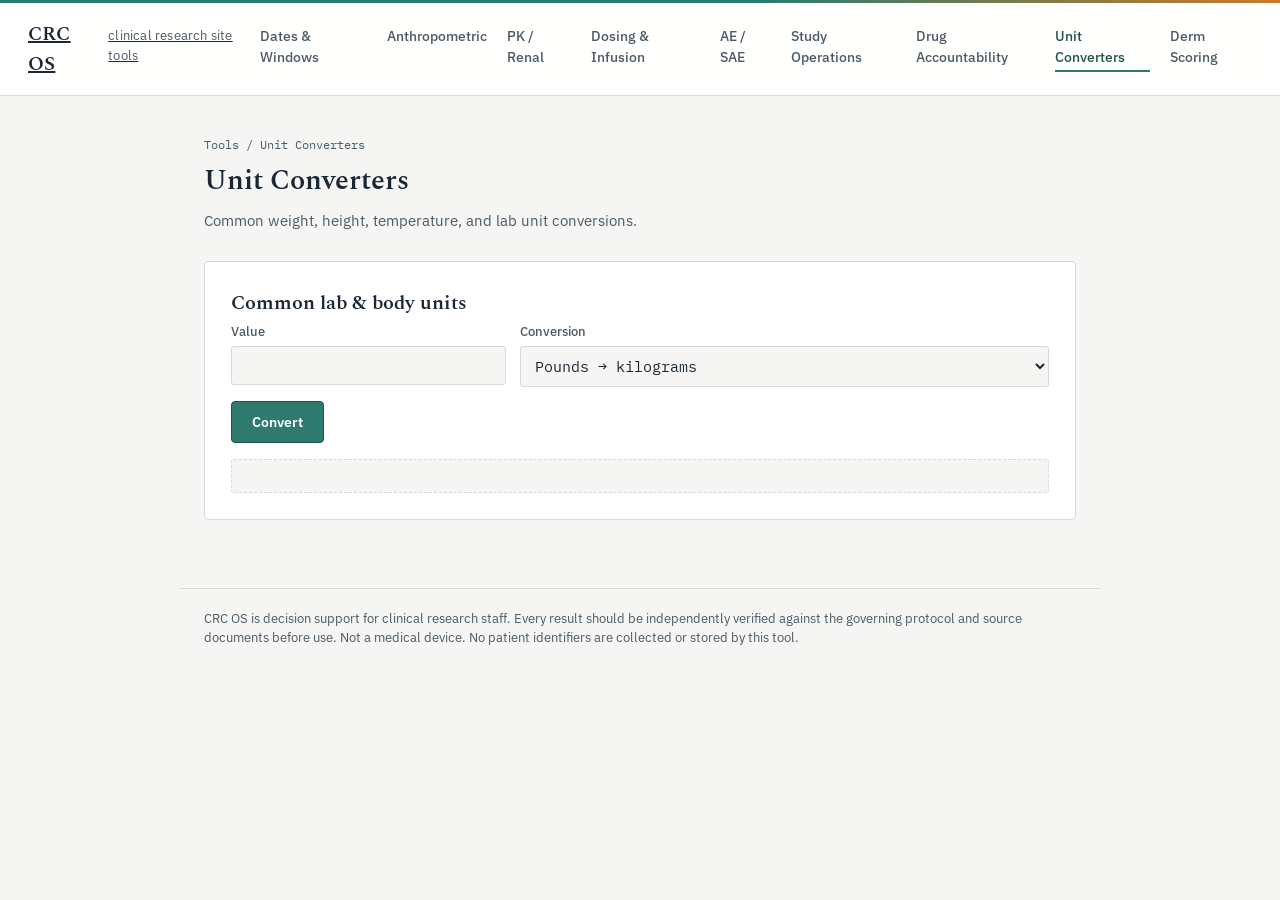
<file: converters.html>
<!DOCTYPE html>
<html lang="en">
<head>
<meta charset="UTF-8">
<meta name="viewport" content="width=device-width, initial-scale=1.0">
<title>Unit Converters — CRC OS</title>
<meta name="description" content="Common weight, height, temperature, and lab unit conversions. Free, no-login clinical calculators for research coordinators — Weight · height · temperature · glucose · creatinine.">
<meta name="theme-color" content="#2F7A6F">
<meta property="og:title" content="Unit Converters — CRC OS">
<meta property="og:description" content="Common weight, height, temperature, and lab unit conversions. Free, no-login clinical calculators for research coordinators — Weight · height · temperature · glucose · creatinine.">
<meta property="og:type" content="website">
<link rel="icon" href="data:image/svg+xml,%3Csvg xmlns='http://www.w3.org/2000/svg' viewBox='0 0 100 100'%3E%3Crect width='100' height='100' rx='14' fill='%231B2733'/%3E%3Ctext x='50' y='66' font-family='Georgia,serif' font-size='52' font-weight='600' fill='%232F7A6F' text-anchor='middle'%3EC%3C/text%3E%3C/svg%3E">
<link rel="preconnect" href="https://fonts.googleapis.com">
<link href="https://fonts.googleapis.com/css2?family=Spectral:wght@400;500;600;700&family=IBM+Plex+Sans:wght@400;500;600&family=IBM+Plex+Mono:wght@400;500;600&display=swap" rel="stylesheet">
<style>
:root{
    --ink:#1B2733;
    --ink-soft:#4A5A66;
    --teal:#2F7A6F;
    --teal-dark:#20544C;
    --amber:#C97A2B;
    --paper:#F5F6F3;
    --panel:#FFFFFF;
    --line:#D7DBD8;
    --line-soft:#E7E9E6;
    --serif: 'Spectral', Georgia, serif;
    --sans: 'IBM Plex Sans', -apple-system, sans-serif;
    --mono: 'IBM Plex Mono', 'SFMono-Regular', monospace;
  }
  *{box-sizing:border-box;}
  html{scroll-behavior:smooth;}
  body{
    margin:0;
    background:var(--paper);
    color:var(--ink);
    font-family:var(--sans);
    line-height:1.5;
  }
  a{color:var(--teal-dark);}

  /* ---- Top bar ---- */
  .accent-bar{
    height:3px;
    background:linear-gradient(90deg, var(--teal) 0%, var(--teal) 60%, var(--amber) 100%);
  }
  header.site{
    display:flex;
    align-items:center;
    justify-content:space-between;
    padding:16px 28px;
    border-bottom:1px solid var(--line);
    background:rgba(255,255,255,0.92);
    backdrop-filter:saturate(1.1) blur(6px);
    position:sticky;
    top:0;
    z-index:10;
  }
  .brand{
    font-family:var(--serif);
    font-weight:600;
    font-size:20px;
    letter-spacing:0.2px;
    color:var(--ink);
    display:flex;
    align-items:baseline;
    gap:8px;
  }
  .brand small{
    font-family:var(--sans);
    font-weight:400;
    font-size:13px;
    color:var(--ink-soft);
  }
  nav.site-nav{display:flex; gap:20px; font-size:14px;}
  nav.site-nav a{text-decoration:none; color:var(--ink-soft); font-weight:500;}
  nav.site-nav a:hover{color:var(--teal-dark);}

  /* ---- Hero / flagship tool ---- */
  .hero{
    max-width:920px;
    margin:0 auto;
    padding:48px 24px 8px;
  }
  .hero h1{
    font-family:var(--serif);
    font-size:34px;
    font-weight:600;
    margin:0 0 10px;
    max-width:560px;
    line-height:1.15;
  }
  .hero p.lede{
    color:var(--ink-soft);
    max-width:520px;
    margin:0 0 32px;
    font-size:16px;
  }

  /* ---- Panels (tool cards) ---- */
  .panel{
    background:var(--panel);
    border:1px solid var(--line);
    border-radius:4px;
    padding:26px;
    margin-bottom:20px;
    transition:border-color 0.15s ease;
  }
  .panel:hover{border-color:#c7ccc8;}
  .panel-flagship{
    padding:28px;
    border-left:3px solid var(--teal);
  }
  .panel h2{
    font-family:var(--serif);
    font-size:20px;
    font-weight:600;
    margin:0 0 4px;
  }
  .panel .sub{
    font-size:13px;
    color:var(--ink-soft);
    margin:0 0 18px;
  }
  .field-row{
    display:flex;
    flex-wrap:wrap;
    gap:14px;
    margin-bottom:14px;
  }
  .field{
    display:flex;
    flex-direction:column;
    gap:6px;
    flex:1 1 140px;
    min-width:120px;
  }
  .field label{
    font-size:12.5px;
    color:var(--ink-soft);
    font-weight:500;
  }
  .field input, .field select{
    font-family:var(--mono);
    font-size:15px;
    padding:9px 10px;
    border:1px solid var(--line);
    border-radius:3px;
    background:var(--paper);
    color:var(--ink);
  }
  .field input:focus, .field select:focus{
    outline:2px solid var(--teal);
    outline-offset:1px;
    border-color:var(--teal);
  }
  .btn{
    font-family:var(--sans);
    font-weight:600;
    font-size:14px;
    padding:11px 20px;
    border-radius:4px;
    border:1px solid var(--teal-dark);
    background:var(--teal);
    color:#fff;
    cursor:pointer;
    transition:background 0.12s ease, transform 0.06s ease;
  }
  .btn:hover{background:var(--teal-dark);}
  .btn:active{transform:translateY(1px);}
  .btn.ghost{
    background:transparent;
    color:var(--ink-soft);
    border:1px solid var(--line);
    font-weight:500;
  }
  .btn.ghost:hover{border-color:var(--ink-soft); color:var(--ink); background:var(--paper);}

  .result{
    margin-top:16px;
    padding:16px 18px;
    background:var(--paper);
    border:1px dashed var(--line);
    border-radius:3px;
    font-family:var(--mono);
    font-size:14px;
    white-space:pre-wrap;
    min-height:20px;
  }
  .result .headline{
    font-size:22px;
    font-weight:600;
    color:var(--teal-dark);
    display:block;
    margin-bottom:6px;
  }
  .result .formula{
    color:var(--ink-soft);
    font-size:12.5px;
  }
  .flag-warn{color:var(--amber); font-weight:600;}

  .copy-btn{
    margin-top:10px;
    font-family:var(--sans);
    font-size:12.5px;
    color:var(--teal-dark);
    background:none;
    border:none;
    cursor:pointer;
    padding:0;
    text-decoration:underline;
  }

  /* ---- Tool grid ---- */
  .section{
    max-width:920px;
    margin:0 auto;
    padding:12px 24px 8px;
  }
  .section h3.cat{
    font-family:var(--serif);
    font-size:15px;
    font-weight:600;
    text-transform:none;
    color:var(--ink-soft);
    border-bottom:1px solid var(--line-soft);
    padding-bottom:8px;
    margin:36px 0 16px;
  }
  table.calc-table{
    width:100%;
    border-collapse:collapse;
  }
  table.calc-table td{
    padding:8px 4px;
    font-family:var(--mono);
    font-size:14px;
  }
  table.calc-table tr{border-bottom:1px solid var(--line-soft);}
  .visit-table{width:100%; border-collapse:collapse; margin-top:6px;}
  .visit-table th{
    text-align:left;
    font-size:12px;
    color:var(--ink-soft);
    font-weight:500;
    padding:6px 8px;
    border-bottom:1px solid var(--line);
  }
  .visit-table td{
    padding:7px 8px;
    font-family:var(--mono);
    font-size:13.5px;
    border-bottom:1px solid var(--line-soft);
  }
  .visit-table tr.oow td{color:var(--amber); font-weight:600;}

  footer.site{
    max-width:920px;
    margin:40px auto 0;
    padding:20px 24px 48px;
    font-size:12.5px;
    color:var(--ink-soft);
    border-top:1px solid var(--line);
  }

  .badge{
    display:inline-block;
    font-family:var(--sans);
    font-size:11px;
    font-weight:600;
    letter-spacing:0.3px;
    padding:2px 8px;
    border-radius:3px;
    background:var(--teal);
    color:#fff;
    vertical-align:middle;
    margin-left:8px;
  }
  .panel-vasi{border-left:3px solid #3b6ea5;}
  .panel-salt{border-left:3px solid #2f7a4f;}
  .panel-easi{border-left:3px solid #6a4c93;}
  .module-note{
    font-size:13.5px;
    color:var(--ink-soft);
    max-width:640px;
    margin:0 0 20px;
    line-height:1.5;
  }
  .region-grid{
    display:grid;
    grid-template-columns:1fr 1fr;
    gap:12px 18px;
    margin-bottom:16px;
  }
  .region-grid .field{min-width:0;}
  .region-title{
    font-family:var(--sans);
    font-size:13px;
    font-weight:600;
    color:var(--ink);
    grid-column:1 / -1;
    margin-top:8px;
    border-bottom:1px solid var(--line-soft);
    padding-bottom:4px;
  }
  .ctcae-search{margin-bottom:10px;}
  table.ctcae-table{width:100%; border-collapse:collapse; font-size:13px;}
  table.ctcae-table th{
    text-align:left; padding:6px 8px; border-bottom:1px solid var(--line);
    font-size:12px; color:var(--ink-soft); font-weight:500;
  }
  table.ctcae-table td{padding:7px 8px; border-bottom:1px solid var(--line-soft); vertical-align:top;}
  table.ctcae-table tr.hidden{display:none;}

  /* ---- Accessibility utilities ---- */
.visually-hidden{
  position:absolute;
  width:1px; height:1px;
  padding:0; margin:-1px;
  overflow:hidden;
  clip:rect(0,0,0,0);
  white-space:nowrap;
  border:0;
}
.skip-link{
  position:absolute;
  left:-999px;
  top:0;
  background:var(--teal-dark);
  color:#fff;
  padding:10px 16px;
  z-index:100;
  font-size:14px;
  font-family:var(--sans);
  text-decoration:none;
}
.skip-link:focus{left:12px; top:12px;}

input.ctcae-search{
  font-family:var(--mono);
  font-size:14px;
  padding:9px 10px;
  border:1px solid var(--line);
  border-radius:3px;
  background:var(--paper);
  color:var(--ink);
  width:100%;
  max-width:400px;
}
input.ctcae-search:focus{outline:2px solid var(--teal); outline-offset:1px; border-color:var(--teal);}

/* ---- Multi-page nav ---- */
.all-tools-link{
  display:none;
  font-size:13px;
  font-weight:500;
  color:var(--ink-soft);
  text-decoration:none;
  border:1px solid var(--line);
  padding:6px 12px;
  border-radius:3px;
}
nav.site-nav a.active{color:var(--teal-dark); border-bottom:2px solid var(--teal); padding-bottom:2px;}

/* ---- Home page ---- */
.home-hero{
  max-width:720px;
  margin:0 auto;
  padding:64px 24px 16px;
}
.home-hero .eyebrow{
  font-family:var(--mono);
  font-size:12.5px;
  font-weight:500;
  letter-spacing:0.4px;
  color:var(--teal-dark);
  text-transform:uppercase;
  margin-bottom:14px;
}
.home-hero h1{
  font-family:var(--serif);
  font-size:42px;
  font-weight:600;
  line-height:1.14;
  letter-spacing:-0.3px;
  margin:0 0 18px;
}
.home-hero p.lede{
  font-size:17.5px;
  color:var(--ink-soft);
  max-width:540px;
  margin:0 0 8px;
  line-height:1.55;
}
.home-meta{
  font-family:var(--mono);
  font-size:12.5px;
  color:var(--ink-soft);
  margin:22px 0 0;
  padding-top:16px;
  border-top:1px solid var(--line-soft);
  display:inline-block;
}

.cat-grid{
  max-width:960px;
  margin:0 auto;
  padding:32px 24px 8px;
  display:grid;
  grid-template-columns:repeat(3, 1fr);
  gap:1px;
  background:var(--line);
  border:1px solid var(--line);
}
.cat-card{
  background:var(--panel);
  padding:24px 22px;
  text-decoration:none;
  color:var(--ink);
  display:flex;
  flex-direction:column;
  gap:8px;
  position:relative;
  transition:background 0.15s ease, transform 0.15s ease;
}
.cat-card:hover{background:var(--paper); transform:translateY(-2px);}
.cat-card:hover .cat-name{color:var(--teal-dark);}
.cat-card .cat-index{
  font-family:var(--mono);
  font-size:11px;
  color:var(--line);
  font-weight:600;
  position:absolute;
  top:18px;
  right:20px;
}
.cat-card .cat-name{
  font-family:var(--serif);
  font-size:18px;
  font-weight:600;
  color:var(--ink);
  transition:color 0.15s ease;
  padding-right:28px;
}
.cat-card .cat-count{
  font-family:var(--mono);
  font-size:11.5px;
  color:var(--teal-dark);
  font-weight:600;
}
.cat-card .cat-desc{
  font-size:13.5px;
  color:var(--ink-soft);
  line-height:1.5;
}
.cat-card .cat-tools{
  font-family:var(--mono);
  font-size:11.5px;
  color:var(--ink-soft);
  margin-top:auto;
  padding-top:10px;
  border-top:1px solid var(--line-soft);
}

.principles{
  max-width:720px;
  margin:44px auto 0;
  padding:0 24px;
}
.principles h2{
  font-family:var(--serif);
  font-size:20px;
  font-weight:600;
  margin:0 0 18px;
  border-bottom:1px solid var(--line-soft);
  padding-bottom:10px;
}
.principle-row{
  display:flex;
  gap:16px;
  padding:14px 0;
  border-bottom:1px solid var(--line-soft);
}
.principle-row .p-term{
  font-family:var(--mono);
  font-size:13px;
  font-weight:600;
  color:var(--teal-dark);
  flex:0 0 150px;
}
.principle-row .p-desc{
  font-size:14px;
  color:var(--ink-soft);
  line-height:1.5;
}

/* ---- Tool page header ---- */
.page-head{
  max-width:920px;
  margin:0 auto;
  padding:40px 24px 8px;
}
.page-head .eyebrow{
  font-family:var(--mono);
  font-size:12px;
  color:var(--ink-soft);
}
.page-head h1{
  font-family:var(--serif);
  font-size:28px;
  font-weight:600;
  margin:6px 0 8px;
}
.page-head p.lede{
  color:var(--ink-soft);
  max-width:560px;
  margin:0 0 8px;
  font-size:15px;
}

@media (max-width:760px){
  .cat-grid{grid-template-columns:1fr;}
}
@media (max-width:640px){
  .all-tools-link{display:inline-block;}
  .home-hero h1{font-size:28px;}
  .page-head h1{font-size:23px;}
    .region-grid{grid-template-columns:1fr;}
    .hero h1{font-size:27px;}
    nav.site-nav{display:none;}
    .panel{padding:18px;}
  }

</style>
</head>
<body>
<a class="skip-link" href="#main">Skip to content</a>
<div class="accent-bar"></div>
<header class="site">
  <a href="../index.html" class="brand">CRC OS <small>clinical research site tools</small></a>
  <a href="../index.html#tools" class="all-tools-link">All tools</a>
  <nav class="site-nav">
    <a href="../tools/dates.html">Dates & Windows</a>
    <a href="../tools/anthropometric.html">Anthropometric</a>
    <a href="../tools/renal.html">PK / Renal</a>
    <a href="../tools/dosing.html">Dosing & Infusion</a>
    <a href="../tools/ae-sae.html">AE / SAE</a>
    <a href="../tools/study-ops.html">Study Operations</a>
    <a href="../tools/accountability.html">Drug Accountability</a>
    <a href="../tools/converters.html" class="active">Unit Converters</a>
    <a href="../tools/derm-scoring.html">Derm Scoring</a>
  </nav>
</header>
<main id="main">
<div class="page-head">
  <div class="eyebrow">Tools / Unit Converters</div>
  <h1>Unit Converters</h1>
  <p class="lede">Common weight, height, temperature, and lab unit conversions.</p>
  
</div>

<div class="section">
  <div class="panel">
    <h2>Common lab &amp; body units</h2>
    <div class="field-row">
      <div class="field"><label for="uc-val">Value</label><input type="number" id="uc-val" step="0.001"></div>
      <div class="field" style="flex:2 1 260px;"><label for="uc-type">Conversion</label>
        <select id="uc-type">
          <option value="lbkg">Pounds → kilograms</option>
          <option value="kglb">Kilograms → pounds</option>
          <option value="incm">Inches → centimeters</option>
          <option value="cmin">Centimeters → inches</option>
          <option value="fc">Fahrenheit → Celsius</option>
          <option value="cf">Celsius → Fahrenheit</option>
          <option value="glucose_mgdl_mmol">Glucose: mg/dL → mmol/L</option>
          <option value="glucose_mmol_mgdl">Glucose: mmol/L → mg/dL</option>
          <option value="creat_mgdl_umol">Creatinine: mg/dL → µmol/L</option>
          <option value="creat_umol_mgdl">Creatinine: µmol/L → mg/dL</option>
        </select>
      </div>
    </div>
    <button type="button" class="btn" onclick="calcUnit()">Convert</button>
    <div class="result" aria-live="polite" id="uc-result"></div>
  </div>
</div>
</main>
<footer class="site">
  CRC OS is decision support for clinical research staff. Every result should be independently verified against the governing protocol and source documents before use. Not a medical device. No patient identifiers are collected or stored by this tool.
</footer>
<script>
function fmt(n, d=2){ return Number(n).toLocaleString(undefined,{minimumFractionDigits:d, maximumFractionDigits:d}); }
function copyResult(text){ navigator.clipboard.writeText(text).catch(()=>{}); }

function addCopyBtn(containerId, text){
  const el = document.getElementById(containerId);
  const btn = document.createElement('button');
  btn.type='button';
  btn.className='copy-btn';
  btn.textContent='Copy for source note';
  btn.onclick=()=>copyResult(text);
  el.appendChild(btn);
}

/* ---- BMI ---- */
function calcBMI(){
  const wt = parseFloat(document.getElementById('bmi-wt').value);
  const ht = parseFloat(document.getElementById('bmi-ht').value)/100;
  const out = document.getElementById('bmi-result');
  if(!wt || !ht){ out.innerHTML='Enter weight and height.'; return; }
  const bmi = wt/(ht*ht);
  const text = `BMI: ${fmt(bmi,1)} kg/m²  (weight ${wt} kg, height ${ht*100} cm) — computed by CRC OS`;
  out.innerHTML = `<span class="headline">${fmt(bmi,1)} kg/m²</span><span class="formula">BMI = weight(kg) / height(m)²</span>`;
  addCopyBtn('bmi-result', text);
}

/* ---- BSA ---- */
function calcBSA(){
  const wt = parseFloat(document.getElementById('bsa-wt').value);
  const ht = parseFloat(document.getElementById('bsa-ht').value);
  const out = document.getElementById('bsa-result');
  if(!wt || !ht){ out.innerHTML='Enter weight and height.'; return; }
  const mosteller = Math.sqrt((wt*ht)/3600);
  const dubois = 0.007184*Math.pow(wt,0.425)*Math.pow(ht,0.725);
  const haycock = 0.024265*Math.pow(wt,0.5378)*Math.pow(ht,0.3964);
  const boyd = 0.0003207*Math.pow(wt,(0.7285-0.0188*Math.log10(wt)))*Math.pow(ht,0.3);
  out.innerHTML = `<span class="headline">Mosteller: ${fmt(mosteller,2)} m²</span>` +
    `<span class="formula">Du Bois: ${fmt(dubois,2)} m²  |  Haycock: ${fmt(haycock,2)} m²  |  Boyd: ${fmt(boyd,2)} m²</span>`;
  addCopyBtn('bsa-result', `BSA (Mosteller): ${fmt(mosteller,2)} m² | Du Bois: ${fmt(dubois,2)} m² | Haycock: ${fmt(haycock,2)} m² | Boyd: ${fmt(boyd,2)} m² — wt ${wt}kg, ht ${ht}cm — CRC OS`);
}

/* ---- Creatinine clearance / eGFR ---- */
function calcCrCl(){
  const age = parseFloat(document.getElementById('cr-age').value);
  const sex = document.getElementById('cr-sex').value;
  const wt = parseFloat(document.getElementById('cr-wt').value);
  const scr = parseFloat(document.getElementById('cr-scr').value);
  const out = document.getElementById('cr-result');
  if(!age || !wt || !scr){ out.innerHTML='Enter age, weight, and serum creatinine.'; return; }

  // Cockcroft-Gault
  let cg = ((140-age)*wt)/(72*scr);
  if(sex==='F') cg *= 0.85;

  // CKD-EPI 2021 (race-free)
  const kappa = sex==='F' ? 0.7 : 0.9;
  const alpha = sex==='F' ? -0.241 : -0.302;
  const scrK = scr/kappa;
  const minTerm = Math.pow(Math.min(scrK,1), alpha);
  const maxTerm = Math.pow(Math.max(scrK,1), -1.200);
  let egfr = 142 * minTerm * maxTerm * Math.pow(0.9938, age);
  if(sex==='F') egfr *= 1.012;

  out.innerHTML = `<span class="headline">Cockcroft-Gault: ${fmt(cg,1)} mL/min</span>` +
    `<span class="formula">CKD-EPI 2021 eGFR: ${fmt(egfr,1)} mL/min/1.73m²</span>` +
    `<span class="formula">CG = [(140-age)×weight(kg)] / (72×SCr) ${sex==='F'?'× 0.85':''}. CKD-EPI 2021 is race-free per NKF/ASN recommendation.</span>` +
    (Math.abs(cg-egfr) > 15 ? `<br><span class="flag-warn">⚠ Formulas diverge by >15 — check which one the protocol specifies for eligibility.</span>` : '');
  addCopyBtn('cr-result', `CrCl (Cockcroft-Gault): ${fmt(cg,1)} mL/min | eGFR (CKD-EPI 2021): ${fmt(egfr,1)} mL/min/1.73m² — age ${age}, ${sex}, wt ${wt}kg, SCr ${scr} — CRC OS`);
}

/* ---- Dose conversion ---- */
function calcDoseConv(){
  const dose = parseFloat(document.getElementById('dc-dose').value);
  const dir = document.getElementById('dc-dir').value;
  const wt = parseFloat(document.getElementById('dc-wt').value);
  const ht = parseFloat(document.getElementById('dc-ht').value);
  const out = document.getElementById('dc-result');
  if(!dose || !wt || !ht){ out.innerHTML='Enter dose, weight, and height.'; return; }
  const bsa = Math.sqrt((wt*ht)/3600); // Mosteller
  let result, label;
  if(dir==='k2m'){ result = dose*wt/bsa; label='mg/m²'; }
  else { result = dose*bsa/wt; label='mg/kg'; }
  out.innerHTML = `<span class="headline">${fmt(result,2)} ${label}</span><span class="formula">Using BSA (Mosteller) = ${fmt(bsa,2)} m²</span>`;
  addCopyBtn('dc-result', `Dose conversion: ${dose} → ${fmt(result,2)} ${label} (BSA Mosteller ${fmt(bsa,2)} m²) — CRC OS`);
}

/* ---- Infusion rate ---- */
function calcInfusion(){
  const vol = parseFloat(document.getElementById('ir-vol').value);
  const min = parseFloat(document.getElementById('ir-min').value);
  const drop = parseFloat(document.getElementById('ir-drop').value);
  const out = document.getElementById('ir-result');
  if(!vol || !min){ out.innerHTML='Enter volume and duration.'; return; }
  const mlhr = vol/(min/60);
  let extra = '';
  if(drop){
    const gttmin = (vol*drop)/min;
    extra = `<span class="formula">Drip rate: ${fmt(gttmin,0)} gtt/min (drop factor ${drop} gtt/mL)</span>`;
  }
  out.innerHTML = `<span class="headline">${fmt(mlhr,1)} mL/hr</span>${extra}`;
  addCopyBtn('ir-result', `Infusion rate: ${fmt(mlhr,1)} mL/hr for ${vol}mL over ${min}min — CRC OS`);
}

/* ---- Age / date ---- */
function calcAge(){
  const dob = new Date(document.getElementById('age-dob').value);
  const ref = new Date(document.getElementById('age-ref').value);
  const out = document.getElementById('age-result');
  if(isNaN(dob) || isNaN(ref)){ out.innerHTML='Enter both dates.'; return; }
  const days = Math.round((ref-dob)/86400000);
  let years = ref.getFullYear()-dob.getFullYear();
  const m = ref.getMonth()-dob.getMonth();
  if(m<0 || (m===0 && ref.getDate()<dob.getDate())) years--;
  out.innerHTML = `<span class="headline">${years} years old</span><span class="formula">${days} total days between dates</span>`;
  addCopyBtn('age-result', `Age at reference date: ${years} years (${days} days) — CRC OS`);
}

/* ---- Unit converter ---- */
function calcUnit(){
  const v = parseFloat(document.getElementById('uc-val').value);
  const type = document.getElementById('uc-type').value;
  const out = document.getElementById('uc-result');
  if(isNaN(v)){ out.innerHTML='Enter a value.'; return; }
  let r, label;
  switch(type){
    case 'lbkg': r=v*0.453592; label='kg'; break;
    case 'kglb': r=v/0.453592; label='lb'; break;
    case 'incm': r=v*2.54; label='cm'; break;
    case 'cmin': r=v/2.54; label='in'; break;
    case 'fc': r=(v-32)*5/9; label='°C'; break;
    case 'cf': r=(v*9/5)+32; label='°F'; break;
    case 'glucose_mgdl_mmol': r=v/18.0182; label='mmol/L'; break;
    case 'glucose_mmol_mgdl': r=v*18.0182; label='mg/dL'; break;
    case 'creat_mgdl_umol': r=v*88.42; label='µmol/L'; break;
    case 'creat_umol_mgdl': r=v/88.42; label='mg/dL'; break;
  }
  out.innerHTML = `<span class="headline">${fmt(r,3)} ${label}</span>`;
  addCopyBtn('uc-result', `${v} → ${fmt(r,3)} ${label} — CRC OS`);
}

/* ---- Visit window calculator ---- */
let visitRows = [];
function addVisitRow(){
  const raw = document.getElementById('vw-schedule').value.trim();
  if(!raw) return;
  const parts = raw.split(',').map(s=>s.trim());
  if(parts.length<3){ alert('Format: day, ± window days, label — e.g. 14,3,Week 2'); return; }
  visitRows.push({day:parseFloat(parts[0]), window:parseFloat(parts[1]), label:parts.slice(2).join(',')});
  document.getElementById('vw-schedule').value='';
  const listEl = document.getElementById('vw-list');
  listEl.style.display='block';
  listEl.innerHTML = visitRows.map(v=>`Day ${v.day} (±${v.window}) — ${v.label}`).join('\n');
}
function resetVisits(){
  visitRows=[];
  document.getElementById('vw-list').style.display='none';
  document.getElementById('vw-list').innerHTML='';
  document.getElementById('vw-result').innerHTML='';
}
function calcVisitWindows(){
  const day1val = document.getElementById('vw-day1').value;
  const out = document.getElementById('vw-result');
  if(!day1val){ out.innerHTML='<div class="result">Set Day 1 first.</div>'; return; }
  if(visitRows.length===0){ out.innerHTML='<div class="result">Add at least one visit.</div>'; return; }
  const day1 = new Date(day1val+'T00:00:00');
  let rows = visitRows.map(v=>{
    const target = new Date(day1); target.setDate(target.getDate()+v.day);
    const early = new Date(target); early.setDate(early.getDate()-v.window);
    const late = new Date(target); late.setDate(late.getDate()+v.window);
    const dow = target.toLocaleDateString(undefined,{weekday:'short'});
    const weekend = (target.getDay()===0 || target.getDay()===6);
    return {label:v.label, target, early, late, dow, weekend};
  });
  const dstr = d => d.toLocaleDateString(undefined,{year:'numeric',month:'short',day:'numeric'});
  let html = `<table class="visit-table"><thead><tr><th>Visit</th><th>Target date</th><th>Window opens</th><th>Window closes</th></tr></thead><tbody>`;
  rows.forEach(r=>{
    html += `<tr class="${r.weekend?'oow':''}"><td>${r.label}</td><td>${dstr(r.target)} (${r.dow})${r.weekend?' ⚠ weekend':''}</td><td>${dstr(r.early)}</td><td>${dstr(r.late)}</td></tr>`;
  });
  html += `</tbody></table>`;
  document.getElementById('vw-result').innerHTML = `<div class="panel" style="border-left:3px solid var(--teal); margin-top:14px;">${html}
    <button class="copy-btn" onclick="copyVisitTable()">Copy for source note</button></div>`;
  window._vwRows = rows;
  window._vwDstr = dstr;
}
function copyVisitTable(){
  const rows = window._vwRows||[]; const dstr = window._vwDstr;
  const text = rows.map(r=>`${r.label}: target ${dstr(r.target)}, window ${dstr(r.early)}–${dstr(r.late)}${r.weekend?' (weekend)':''}`).join('\n');
  copyResult('Visit schedule — CRC OS\n'+text);
}

/* ---- QTc ---- */
function calcQTc(){
  const qt = parseFloat(document.getElementById('qtc-qt').value);
  const hr = parseFloat(document.getElementById('qtc-hr').value);
  const out = document.getElementById('qtc-result');
  if(!qt || !hr){ out.innerHTML='Enter QT and heart rate.'; return; }
  const rr = 60/hr; // seconds
  const qtSec = qt/1000;
  const bazett = (qtSec/Math.sqrt(rr))*1000;
  const fridericia = (qtSec/Math.cbrt(rr))*1000;
  const framingham = (qtSec + 0.154*(1-rr))*1000;
  out.innerHTML = `<span class="headline">Bazett: ${fmt(bazett,0)} ms</span>` +
    `<span class="formula">Fridericia: ${fmt(fridericia,0)} ms  |  Framingham: ${fmt(framingham,0)} ms  (RR ${fmt(rr,2)}s)</span>`;
  addCopyBtn('qtc-result', `QTc — Bazett ${fmt(bazett,0)}ms, Fridericia ${fmt(fridericia,0)}ms, Framingham ${fmt(framingham,0)}ms (QT ${qt}ms, HR ${hr}) — CRC OS`);
}

/* ---- IBW / Adjusted BW ---- */
function calcIBW(){
  const sex = document.getElementById('ibw-sex').value;
  const htCm = parseFloat(document.getElementById('ibw-ht').value);
  const wt = parseFloat(document.getElementById('ibw-wt').value);
  const out = document.getElementById('ibw-result');
  if(!htCm || !wt){ out.innerHTML='Enter height and weight.'; return; }
  const htIn = htCm/2.54;
  const base = sex==='F' ? 45.5 : 50;
  const ibw = base + 2.3*(htIn-60);
  let extra = '';
  let text = `IBW ${fmt(ibw,1)}kg`;
  if(wt > ibw*1.2){
    const adjbw = ibw + 0.4*(wt-ibw);
    extra = `<span class="formula">Actual weight exceeds ~120% of IBW — Adjusted BW: ${fmt(adjbw,1)} kg</span>`;
    text += `, AdjBW ${fmt(adjbw,1)}kg (actual wt ${wt}kg exceeds 120% IBW)`;
  }
  out.innerHTML = `<span class="headline">IBW: ${fmt(ibw,1)} kg</span>${extra}<span class="formula">Devine: ${sex==='F'?'45.5':'50'} + 2.3 × (height(in) − 60)</span>`;
  addCopyBtn('ibw-result', text+' — CRC OS');
}

/* ---- Study day ---- */
function calcStudyDay(){
  const day1val = document.getElementById('sd-day1').value;
  const n = parseInt(document.getElementById('sd-day').value);
  const out = document.getElementById('sd-result');
  if(!day1val || isNaN(n)){ out.innerHTML='Enter Day 1 and a study day.'; return; }
  const day1 = new Date(day1val+'T00:00:00');
  const offset = n>0 ? n-1 : n;
  const d = new Date(day1); d.setDate(d.getDate()+offset);
  const dstr = d.toLocaleDateString(undefined,{year:'numeric',month:'short',day:'numeric', weekday:'short'});
  out.innerHTML = `<span class="headline">Day ${n} = ${dstr}</span><span class="formula">No Day 0 exists between Day -1 and Day 1</span>`;
  addCopyBtn('sd-result', `Study Day ${n} = ${dstr} (Day 1 = ${day1val}) — CRC OS`);
}

/* ---- Date add/subtract ---- */
function calcDateAdd(){
  const dateVal = document.getElementById('da-date').value;
  const days = parseInt(document.getElementById('da-days').value);
  const out = document.getElementById('da-result');
  if(!dateVal || isNaN(days)){ out.innerHTML='Enter a date and number of days.'; return; }
  const d = new Date(dateVal+'T00:00:00'); d.setDate(d.getDate()+days);
  const dstr = d.toLocaleDateString(undefined,{year:'numeric',month:'short',day:'numeric', weekday:'short'});
  out.innerHTML = `<span class="headline">${dstr}</span>`;
  addCopyBtn('da-result', `${dateVal} ${days>=0?'+':''}${days} days = ${dstr} — CRC OS`);
}

/* ---- SAE timeline ---- */
function calcSAETimeline(){
  const val = document.getElementById('sae-aware').value;
  const out = document.getElementById('sae-result');
  if(!val){ out.innerHTML='Enter the date/time of awareness.'; return; }
  const t0 = new Date(val);
  const fmtDT = d => d.toLocaleString(undefined,{year:'numeric',month:'short',day:'numeric',hour:'2-digit',minute:'2-digit'});
  const h24 = new Date(t0); h24.setHours(h24.getHours()+24);
  const d7 = new Date(t0); d7.setDate(d7.getDate()+7);
  const d15 = new Date(t0); d15.setDate(d15.getDate()+15);
  out.innerHTML = `<span class="headline">24-hr notification: ${fmtDT(h24)}</span>` +
    `<span class="formula">7-day report (fatal/life-threatening unexpected): ${fmtDT(d7)}</span>` +
    `<span class="formula">15-day report (other serious unexpected): ${fmtDT(d15)}</span>`;
  addCopyBtn('sae-result', `SAE aware ${fmtDT(t0)} → 24hr: ${fmtDT(h24)} | 7-day: ${fmtDT(d7)} | 15-day: ${fmtDT(d15)} — CRC OS`);
}

/* ---- Naranjo ---- */
const naranjoQ = [
  {q:"1. Are there previous conclusive reports on this reaction?", opts:{yes:1,no:0,unk:0}},
  {q:"2. Did the adverse event appear after the suspected drug was given?", opts:{yes:2,no:-1,unk:0}},
  {q:"3. Did the reaction improve when the drug was discontinued or a specific antagonist given?", opts:{yes:1,no:0,unk:0}},
  {q:"4. Did the reaction reappear when the drug was readministered?", opts:{yes:2,no:-1,unk:0}},
  {q:"5. Are there alternative causes that could have caused the reaction?", opts:{yes:-1,no:2,unk:0}},
  {q:"6. Did the reaction reappear when a placebo was given?", opts:{yes:-1,no:1,unk:0}},
  {q:"7. Was the drug detected in blood/fluids at known-toxic concentrations?", opts:{yes:1,no:0,unk:0}},
  {q:"8. Was the reaction more severe with dose increase, or less severe with dose decrease?", opts:{yes:1,no:0,unk:0}},
  {q:"9. Did the patient have a similar reaction to the same/similar drug previously?", opts:{yes:1,no:0,unk:0}},
  {q:"10. Was the adverse event confirmed by objective evidence?", opts:{yes:1,no:0,unk:0}}
];
(function buildNaranjo(){
  const el = document.getElementById('naranjo-form');
  if(!el) return;
  el.innerHTML = naranjoQ.map((item,i)=>`
    <div class="field-row">
      <div class="field" style="flex:3 1 300px;"><label for="nar-${i}">${item.q}</label></div>
      <div class="field" style="flex:1 1 140px;">
        <select id="nar-${i}"><option value="unk">Unknown</option><option value="yes">Yes</option><option value="no">No</option></select>
      </div>
    </div>`).join('');
})();
function calcNaranjo(){
  let score = 0;
  naranjoQ.forEach((item,i)=>{
    const v = document.getElementById('nar-'+i).value;
    score += item.opts[v];
  });
  let cat = score>=9?'Definite':score>=5?'Probable':score>=1?'Possible':'Doubtful';
  const out = document.getElementById('naranjo-result');
  out.innerHTML = `<span class="headline">Score: ${score} — ${cat}</span>`;
  addCopyBtn('naranjo-result', `Naranjo score ${score} (${cat}) — CRC OS`);
}

/* ---- CTCAE quick reference ---- */
const ctcaeData = [
  ["Rash maculo-papular","<10% BSA","10-30% BSA, ±symptoms","30%+ BSA, or limiting self-care ADL","Life-threatening; skin sloughing"],
  ["Pruritus","Mild, topical intervention","Intense/widespread, oral intervention, limiting ADL","","-"],
  ["Fatigue","Relieved by rest","Not relieved by rest, limiting instrumental ADL","Not relieved by rest, limiting self-care ADL","-"],
  ["Headache","Mild","Moderate, limiting instrumental ADL","Severe, limiting self-care ADL","-"],
  ["Nausea","Loss of appetite, no eating change","Oral intake decreased, no weight loss","Inadequate oral intake, tube feeding/TPN indicated","-"],
  ["Diarrhea","<4 stools/day over baseline","4-6 stools/day over baseline, limiting instrumental ADL","7+ stools/day, incontinence, limiting self-care ADL","Life-threatening"],
  ["Injection site reaction","Tenderness with/without erythema","Pain, lipodystrophy, edema, phlebitis","Ulceration or necrosis; severe tissue damage","Life-threatening"],
  ["ALT increased","> ULN - 3.0×ULN","3.0 - 5.0×ULN","5.0 - 20.0×ULN","20.0×ULN"],
  ["AST increased","> ULN - 3.0×ULN","3.0 - 5.0×ULN","5.0 - 20.0×ULN","20.0×ULN"],
  ["Neutrophil count decreased","<LLN - 1500/mm³","<1500 - 1000/mm³","<1000 - 500/mm³","<500/mm³"],
  ["White blood cell decreased","<LLN - 3000/mm³","<3000 - 2000/mm³","<2000 - 1000/mm³","<1000/mm³"],
  ["Platelet count decreased","<LLN - 75,000/mm³","<75,000 - 50,000/mm³","<50,000 - 25,000/mm³","<25,000/mm³"],
  ["Hypertension","Prehypertension","Recurrent/persistent; medical intervention indicated","Severe; medical intervention indicated","Life-threatening crisis"],
  ["Upper respiratory infection","Mild, intervention not indicated","Moderate, medical intervention indicated","Severe, IV antibiotics indicated","Life-threatening"],
  ["Alopecia","<50% hair loss, not obvious","≥50% hair loss, obvious; psychosocial impact","-","-"],
  ["Dry skin","Covering <10% BSA, no erythema/pruritus","10-30% BSA, erythema/pruritus, limiting instrumental ADL","30%+ BSA, limiting self-care ADL","-"],
  ["Edema limbs","Trace, asymptomatic","Symptomatic, limiting instrumental ADL","Limiting self-care ADL","Life-threatening"],
  ["Weight gain","5-<10% baseline","10-<20% baseline","≥20% baseline","-"],
  ["Weight loss","5-<10% baseline, intervention not indicated","10-<20%, nutritional support indicated","≥20%, tube feeding/TPN indicated","Life-threatening"],
  ["Insomnia","Mild difficulty falling/staying asleep","Moderate; medication indicated, limiting instrumental ADL","Severe, limiting self-care ADL","-"]
];
(function buildCTCAE(){
  const body = document.getElementById('ctcae-body');
  if(!body) return;
  body.innerHTML = ctcaeData.map(r=>`<tr><td><strong>${r[0]}</strong></td><td>${r[1]}</td><td>${r[2]}</td><td>${r[3]}</td><td>${r[4]}</td></tr>`).join('');
})();
function filterCTCAE(){
  const q = document.getElementById('ctcae-search').value.toLowerCase();
  document.querySelectorAll('#ctcae-body tr').forEach(tr=>{
    tr.classList.toggle('hidden', !tr.textContent.toLowerCase().includes(q));
  });
}

/* ---- Deviation classifier ---- */
function calcDeviation(){
  const safety = document.getElementById('dev-safety').value;
  const data = document.getElementById('dev-data').value;
  const scope = document.getElementById('dev-scope').value;
  const out = document.getElementById('dev-result');
  let cls, guidance;
  if(safety==='yes'){
    cls='Major'; guidance='Report to IRB per site SOP timeline; notify sponsor immediately; document corrective/preventive action (CAPA).';
  } else if(data==='yes' && scope==='systemic'){
    cls='Major'; guidance='Likely reportable — systemic process failures affecting data integrity typically require IRB notification and a CAPA plan.';
  } else if(data==='yes'){
    cls='Minor (verify)'; guidance="Document in deviation log; assess whether isolated data-integrity impact meets your IRB's reportable threshold.";
  } else {
    cls='Minor'; guidance='Document in the site deviation log per SOP; no IRB reporting typically required for isolated, non-safety, non-data-integrity deviations.';
  }
  out.innerHTML = `<span class="headline">${cls}</span><span class="formula">${guidance}</span>`;
  addCopyBtn('dev-result', `Deviation classification: ${cls} — ${guidance} — CRC OS`);
}

/* ---- Block randomization ---- */
function genRandomization(){
  const arms = document.getElementById('br-arms').value.split(',').map(s=>s.trim()).filter(Boolean);
  const blockSize = parseInt(document.getElementById('br-blocksize').value);
  const numBlocks = parseInt(document.getElementById('br-blocks').value);
  const out = document.getElementById('br-result');
  if(arms.length<2 || !blockSize || !numBlocks || blockSize % arms.length !== 0){
    out.innerHTML = 'Block size must be an even multiple of the number of arms.'; return;
  }
  const perArm = blockSize/arms.length;
  let sequence = [];
  for(let b=0; b<numBlocks; b++){
    let block = [];
    arms.forEach(a=>{ for(let i=0;i<perArm;i++) block.push(a); });
    for(let i=block.length-1;i>0;i--){ const j=Math.floor(Math.random()*(i+1)); [block[i],block[j]]=[block[j],block[i]]; }
    sequence.push(block);
  }
  const text = sequence.map((b,i)=>`Block ${i+1}: ${b.join(', ')}`).join('\n');
  out.innerHTML = `<div class="headline" style="font-size:15px;">Reference sequence generated</div><span class="formula">${text.replace(/\n/g,'<br>')}</span>`;
  addCopyBtn('br-result', `Randomization (reference only, not for production use):\n${text} — CRC OS`);
}

/* ---- IP compliance ---- */
function calcIPCompliance(){
  const exp = parseFloat(document.getElementById('ipc-expected').value);
  const disp = parseFloat(document.getElementById('ipc-dispensed').value);
  const ret = parseFloat(document.getElementById('ipc-returned').value);
  const out = document.getElementById('ipc-result');
  if(!exp){ out.innerHTML='Enter expected doses.'; return; }
  const taken = disp-ret;
  const pct = (taken/exp)*100;
  out.innerHTML = `<span class="headline">${fmt(pct,1)}% compliance</span><span class="formula">(${disp} dispensed − ${ret} returned = ${taken} taken) / ${exp} expected</span>` +
    (pct<80 || pct>120 ? `<br><span class="flag-warn">⚠ Outside typical 80-120% compliance range — review with PI.</span>` : '');
  addCopyBtn('ipc-result', `IP compliance: ${fmt(pct,1)}% (${taken}/${exp} expected) — CRC OS`);
}

/* ---- IP reconciliation ---- */
function calcIPRecon(){
  const rec = parseFloat(document.getElementById('ipr-received').value)||0;
  const disp = parseFloat(document.getElementById('ipr-dispensed').value)||0;
  const ret = parseFloat(document.getElementById('ipr-returned').value)||0;
  const dest = parseFloat(document.getElementById('ipr-destroyed').value)||0;
  const out = document.getElementById('ipr-result');
  const onsite = rec - disp;
  const discrepancy = rec - disp - dest;
  out.innerHTML = `<span class="headline">On-site inventory: ${fmt(onsite,0)} units</span>` +
    `<span class="formula">Received ${rec} − dispensed ${disp} − destroyed/lost ${dest} = ${fmt(discrepancy,0)}</span>` +
    (discrepancy!==0 ? `<br><span class="flag-warn">⚠ Discrepancy of ${fmt(discrepancy,0)} — investigate and document before next monitoring visit.</span>` : `<br>No discrepancy.`);
  addCopyBtn('ipr-result', `IP reconciliation: on-site ${onsite}, discrepancy ${discrepancy} — CRC OS`);
}

/* ---- VASI ---- */
const vasiRegions = ["Head/neck","Trunk","Arms","Legs","Hands","Feet"];
const vasiPcts = [0,10,25,50,75,90,100];
(function buildVASI(){
  const el = document.getElementById('vasi-form');
  if(!el) return;
  el.innerHTML = vasiRegions.map((r,i)=>`
    <div class="field-row">
      <div class="field"><label for="vasi-hu-${i}">${r} — hand units affected</label><input type="number" id="vasi-hu-${i}" min="0" step="0.5"></div>
      <div class="field"><label for="vasi-pct-${i}">${r} — % depigmentation</label>
        <select id="vasi-pct-${i}">${vasiPcts.map(p=>`<option value="${p}">${p}%</option>`).join('')}</select>
      </div>
    </div>`).join('');
})();
function calcVASI(){
  let total = 0;
  const breakdown = [];
  vasiRegions.forEach((r,i)=>{
    const hu = parseFloat(document.getElementById('vasi-hu-'+i).value)||0;
    const pct = parseFloat(document.getElementById('vasi-pct-'+i).value)||0;
    const val = hu*(pct/100);
    total += val;
    if(hu>0) breakdown.push(`${r}: ${hu}hu × ${pct}% = ${fmt(val,2)}`);
  });
  const out = document.getElementById('vasi-result');
  out.innerHTML = `<span class="headline">VASI: ${fmt(total,2)}</span><span class="formula">${breakdown.join(' | ')||'Enter hand units per region.'}</span>`;
  addCopyBtn('vasi-result', `VASI: ${fmt(total,2)} (${breakdown.join('; ')}) — CRC OS`);
}

/* ---- SALT ---- */
function calcSALT(){
  const w = {vertex:0.40, back:0.24, right:0.18, left:0.18};
  let total = 0;
  Object.keys(w).forEach(k=>{
    const v = parseFloat(document.getElementById('salt-'+k).value)||0;
    total += w[k]*v;
  });
  const out = document.getElementById('salt-result');
  out.innerHTML = `<span class="headline">SALT: ${fmt(total,1)}</span><span class="formula">Σ(region weight × % hair loss)</span>`;
  addCopyBtn('salt-result', `SALT score: ${fmt(total,1)} — CRC OS`);
}

/* ---- EASI ---- */
const easiRegions = [
  {key:'head', label:'Head/neck', mult:0.1},
  {key:'trunk', label:'Trunk', mult:0.3},
  {key:'upper', label:'Upper limbs', mult:0.2},
  {key:'lower', label:'Lower limbs', mult:0.4}
];
function easiAreaScore(pct){
  if(pct<=0) return 0;
  if(pct<10) return 1;
  if(pct<30) return 2;
  if(pct<50) return 3;
  if(pct<70) return 4;
  if(pct<90) return 5;
  return 6;
}
(function buildEASI(){
  const el = document.getElementById('easi-form');
  if(!el) return;
  el.innerHTML = easiRegions.map(r=>`
    <div class="region-grid">
      <div class="region-title" id="easi-${r.key}-title">${r.label} (×${r.mult})</div>
      <div class="field"><label for="easi-${r.key}-e">Erythema (0-3)</label><input type="number" id="easi-${r.key}-e" min="0" max="3" step="1" aria-describedby="easi-${r.key}-title"></div>
      <div class="field"><label for="easi-${r.key}-i">Induration/papulation (0-3)</label><input type="number" id="easi-${r.key}-i" min="0" max="3" step="1" aria-describedby="easi-${r.key}-title"></div>
      <div class="field"><label for="easi-${r.key}-x">Excoriation (0-3)</label><input type="number" id="easi-${r.key}-x" min="0" max="3" step="1" aria-describedby="easi-${r.key}-title"></div>
      <div class="field"><label for="easi-${r.key}-l">Lichenification (0-3)</label><input type="number" id="easi-${r.key}-l" min="0" max="3" step="1" aria-describedby="easi-${r.key}-title"></div>
      <div class="field"><label for="easi-${r.key}-a">% BSA affected in region</label><input type="number" id="easi-${r.key}-a" min="0" max="100" step="1" aria-describedby="easi-${r.key}-title"></div>
    </div>`).join('');
})();
function calcEASI(){
  let total = 0;
  const breakdown = [];
  easiRegions.forEach(r=>{
    const e = parseFloat(document.getElementById(`easi-${r.key}-e`).value)||0;
    const i = parseFloat(document.getElementById(`easi-${r.key}-i`).value)||0;
    const x = parseFloat(document.getElementById(`easi-${r.key}-x`).value)||0;
    const l = parseFloat(document.getElementById(`easi-${r.key}-l`).value)||0;
    const a = parseFloat(document.getElementById(`easi-${r.key}-a`).value)||0;
    const signs = e+i+x+l;
    const areaScore = easiAreaScore(a);
    const regionScore = signs*areaScore*r.mult;
    total += regionScore;
    if(signs>0 || a>0) breakdown.push(`${r.label}: ${fmt(regionScore,2)}`);
  });
  const out = document.getElementById('easi-result');
  out.innerHTML = `<span class="headline">EASI: ${fmt(total,1)} / 72</span><span class="formula">${breakdown.join(' | ')||'Enter sign scores per region.'}</span>`;
  addCopyBtn('easi-result', `EASI: ${fmt(total,1)}/72 (${breakdown.join('; ')}) — CRC OS`);
}

</script>
</body>
</html>
</file>
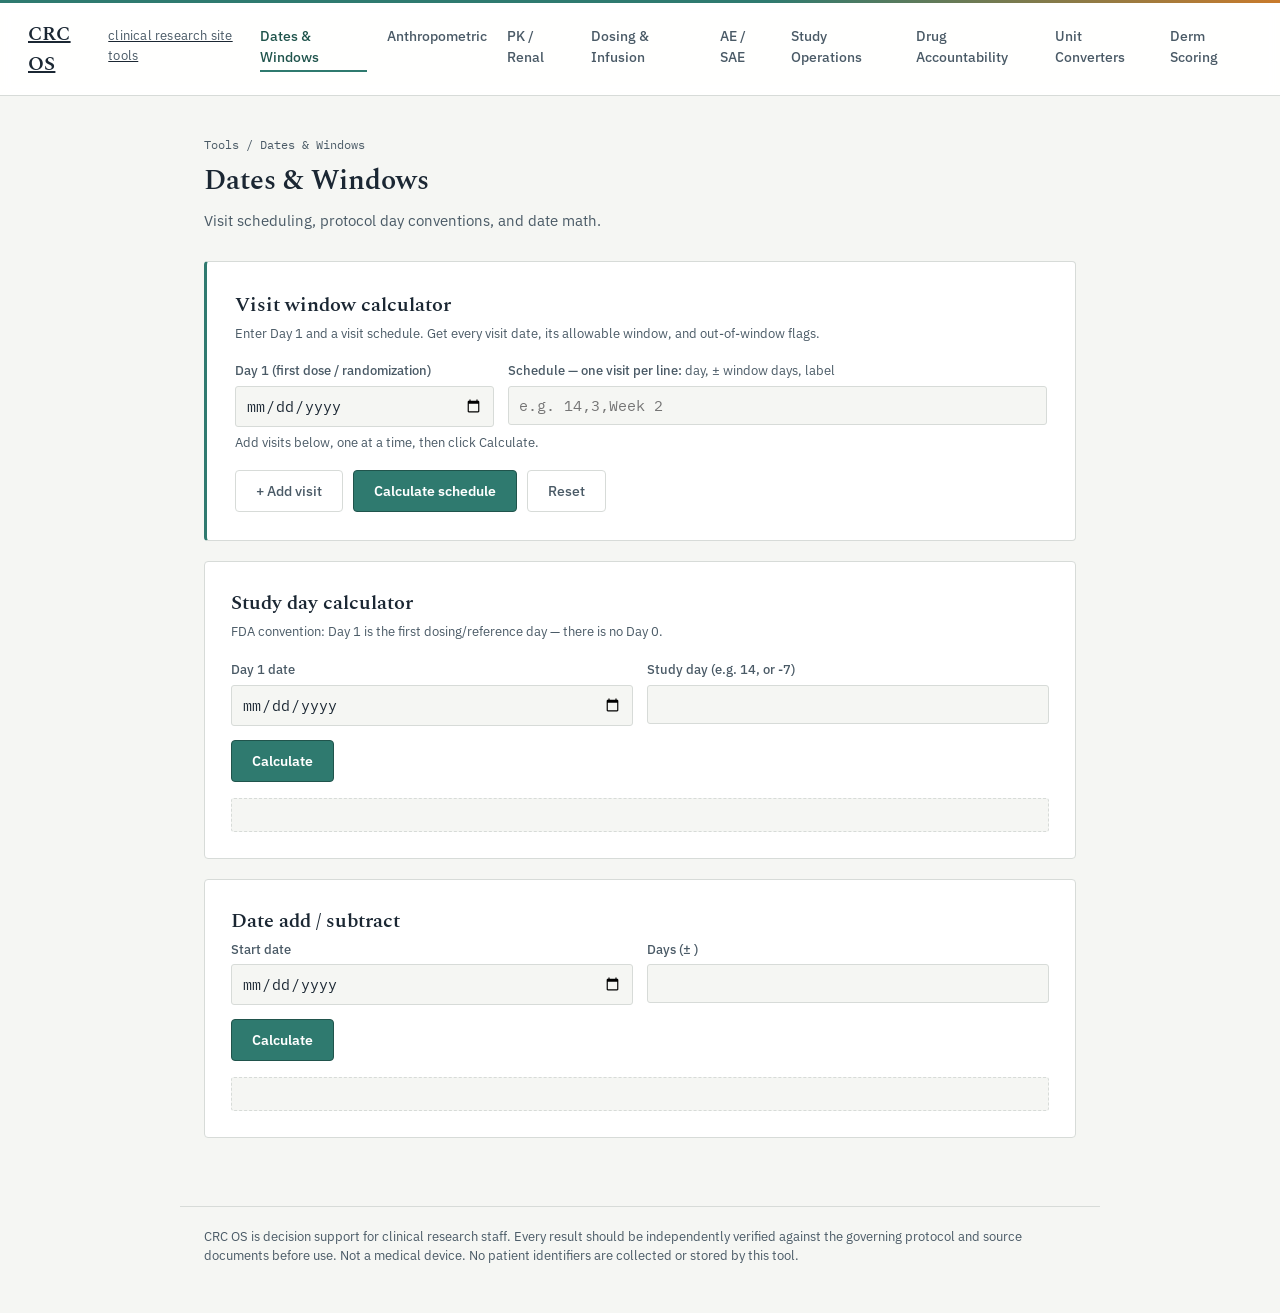
<file: dates.html>
<!DOCTYPE html>
<html lang="en">
<head>
<meta charset="UTF-8">
<meta name="viewport" content="width=device-width, initial-scale=1.0">
<title>Dates & Windows — CRC OS</title>
<meta name="description" content="Visit scheduling, protocol day conventions, and date math. Free, no-login clinical calculators for research coordinators — Visit window calculator · Study day calculator · Date add/subtract.">
<meta name="theme-color" content="#2F7A6F">
<meta property="og:title" content="Dates & Windows — CRC OS">
<meta property="og:description" content="Visit scheduling, protocol day conventions, and date math. Free, no-login clinical calculators for research coordinators — Visit window calculator · Study day calculator · Date add/subtract.">
<meta property="og:type" content="website">
<link rel="icon" href="data:image/svg+xml,%3Csvg xmlns='http://www.w3.org/2000/svg' viewBox='0 0 100 100'%3E%3Crect width='100' height='100' rx='14' fill='%231B2733'/%3E%3Ctext x='50' y='66' font-family='Georgia,serif' font-size='52' font-weight='600' fill='%232F7A6F' text-anchor='middle'%3EC%3C/text%3E%3C/svg%3E">
<link rel="preconnect" href="https://fonts.googleapis.com">
<link href="https://fonts.googleapis.com/css2?family=Spectral:wght@400;500;600;700&family=IBM+Plex+Sans:wght@400;500;600&family=IBM+Plex+Mono:wght@400;500;600&display=swap" rel="stylesheet">
<style>
:root{
    --ink:#1B2733;
    --ink-soft:#4A5A66;
    --teal:#2F7A6F;
    --teal-dark:#20544C;
    --amber:#C97A2B;
    --paper:#F5F6F3;
    --panel:#FFFFFF;
    --line:#D7DBD8;
    --line-soft:#E7E9E6;
    --serif: 'Spectral', Georgia, serif;
    --sans: 'IBM Plex Sans', -apple-system, sans-serif;
    --mono: 'IBM Plex Mono', 'SFMono-Regular', monospace;
  }
  *{box-sizing:border-box;}
  html{scroll-behavior:smooth;}
  body{
    margin:0;
    background:var(--paper);
    color:var(--ink);
    font-family:var(--sans);
    line-height:1.5;
  }
  a{color:var(--teal-dark);}

  /* ---- Top bar ---- */
  .accent-bar{
    height:3px;
    background:linear-gradient(90deg, var(--teal) 0%, var(--teal) 60%, var(--amber) 100%);
  }
  header.site{
    display:flex;
    align-items:center;
    justify-content:space-between;
    padding:16px 28px;
    border-bottom:1px solid var(--line);
    background:rgba(255,255,255,0.92);
    backdrop-filter:saturate(1.1) blur(6px);
    position:sticky;
    top:0;
    z-index:10;
  }
  .brand{
    font-family:var(--serif);
    font-weight:600;
    font-size:20px;
    letter-spacing:0.2px;
    color:var(--ink);
    display:flex;
    align-items:baseline;
    gap:8px;
  }
  .brand small{
    font-family:var(--sans);
    font-weight:400;
    font-size:13px;
    color:var(--ink-soft);
  }
  nav.site-nav{display:flex; gap:20px; font-size:14px;}
  nav.site-nav a{text-decoration:none; color:var(--ink-soft); font-weight:500;}
  nav.site-nav a:hover{color:var(--teal-dark);}

  /* ---- Hero / flagship tool ---- */
  .hero{
    max-width:920px;
    margin:0 auto;
    padding:48px 24px 8px;
  }
  .hero h1{
    font-family:var(--serif);
    font-size:34px;
    font-weight:600;
    margin:0 0 10px;
    max-width:560px;
    line-height:1.15;
  }
  .hero p.lede{
    color:var(--ink-soft);
    max-width:520px;
    margin:0 0 32px;
    font-size:16px;
  }

  /* ---- Panels (tool cards) ---- */
  .panel{
    background:var(--panel);
    border:1px solid var(--line);
    border-radius:4px;
    padding:26px;
    margin-bottom:20px;
    transition:border-color 0.15s ease;
  }
  .panel:hover{border-color:#c7ccc8;}
  .panel-flagship{
    padding:28px;
    border-left:3px solid var(--teal);
  }
  .panel h2{
    font-family:var(--serif);
    font-size:20px;
    font-weight:600;
    margin:0 0 4px;
  }
  .panel .sub{
    font-size:13px;
    color:var(--ink-soft);
    margin:0 0 18px;
  }
  .field-row{
    display:flex;
    flex-wrap:wrap;
    gap:14px;
    margin-bottom:14px;
  }
  .field{
    display:flex;
    flex-direction:column;
    gap:6px;
    flex:1 1 140px;
    min-width:120px;
  }
  .field label{
    font-size:12.5px;
    color:var(--ink-soft);
    font-weight:500;
  }
  .field input, .field select{
    font-family:var(--mono);
    font-size:15px;
    padding:9px 10px;
    border:1px solid var(--line);
    border-radius:3px;
    background:var(--paper);
    color:var(--ink);
  }
  .field input:focus, .field select:focus{
    outline:2px solid var(--teal);
    outline-offset:1px;
    border-color:var(--teal);
  }
  .btn{
    font-family:var(--sans);
    font-weight:600;
    font-size:14px;
    padding:11px 20px;
    border-radius:4px;
    border:1px solid var(--teal-dark);
    background:var(--teal);
    color:#fff;
    cursor:pointer;
    transition:background 0.12s ease, transform 0.06s ease;
  }
  .btn:hover{background:var(--teal-dark);}
  .btn:active{transform:translateY(1px);}
  .btn.ghost{
    background:transparent;
    color:var(--ink-soft);
    border:1px solid var(--line);
    font-weight:500;
  }
  .btn.ghost:hover{border-color:var(--ink-soft); color:var(--ink); background:var(--paper);}

  .result{
    margin-top:16px;
    padding:16px 18px;
    background:var(--paper);
    border:1px dashed var(--line);
    border-radius:3px;
    font-family:var(--mono);
    font-size:14px;
    white-space:pre-wrap;
    min-height:20px;
  }
  .result .headline{
    font-size:22px;
    font-weight:600;
    color:var(--teal-dark);
    display:block;
    margin-bottom:6px;
  }
  .result .formula{
    color:var(--ink-soft);
    font-size:12.5px;
  }
  .flag-warn{color:var(--amber); font-weight:600;}

  .copy-btn{
    margin-top:10px;
    font-family:var(--sans);
    font-size:12.5px;
    color:var(--teal-dark);
    background:none;
    border:none;
    cursor:pointer;
    padding:0;
    text-decoration:underline;
  }

  /* ---- Tool grid ---- */
  .section{
    max-width:920px;
    margin:0 auto;
    padding:12px 24px 8px;
  }
  .section h3.cat{
    font-family:var(--serif);
    font-size:15px;
    font-weight:600;
    text-transform:none;
    color:var(--ink-soft);
    border-bottom:1px solid var(--line-soft);
    padding-bottom:8px;
    margin:36px 0 16px;
  }
  table.calc-table{
    width:100%;
    border-collapse:collapse;
  }
  table.calc-table td{
    padding:8px 4px;
    font-family:var(--mono);
    font-size:14px;
  }
  table.calc-table tr{border-bottom:1px solid var(--line-soft);}
  .visit-table{width:100%; border-collapse:collapse; margin-top:6px;}
  .visit-table th{
    text-align:left;
    font-size:12px;
    color:var(--ink-soft);
    font-weight:500;
    padding:6px 8px;
    border-bottom:1px solid var(--line);
  }
  .visit-table td{
    padding:7px 8px;
    font-family:var(--mono);
    font-size:13.5px;
    border-bottom:1px solid var(--line-soft);
  }
  .visit-table tr.oow td{color:var(--amber); font-weight:600;}

  footer.site{
    max-width:920px;
    margin:40px auto 0;
    padding:20px 24px 48px;
    font-size:12.5px;
    color:var(--ink-soft);
    border-top:1px solid var(--line);
  }

  .badge{
    display:inline-block;
    font-family:var(--sans);
    font-size:11px;
    font-weight:600;
    letter-spacing:0.3px;
    padding:2px 8px;
    border-radius:3px;
    background:var(--teal);
    color:#fff;
    vertical-align:middle;
    margin-left:8px;
  }
  .panel-vasi{border-left:3px solid #3b6ea5;}
  .panel-salt{border-left:3px solid #2f7a4f;}
  .panel-easi{border-left:3px solid #6a4c93;}
  .module-note{
    font-size:13.5px;
    color:var(--ink-soft);
    max-width:640px;
    margin:0 0 20px;
    line-height:1.5;
  }
  .region-grid{
    display:grid;
    grid-template-columns:1fr 1fr;
    gap:12px 18px;
    margin-bottom:16px;
  }
  .region-grid .field{min-width:0;}
  .region-title{
    font-family:var(--sans);
    font-size:13px;
    font-weight:600;
    color:var(--ink);
    grid-column:1 / -1;
    margin-top:8px;
    border-bottom:1px solid var(--line-soft);
    padding-bottom:4px;
  }
  .ctcae-search{margin-bottom:10px;}
  table.ctcae-table{width:100%; border-collapse:collapse; font-size:13px;}
  table.ctcae-table th{
    text-align:left; padding:6px 8px; border-bottom:1px solid var(--line);
    font-size:12px; color:var(--ink-soft); font-weight:500;
  }
  table.ctcae-table td{padding:7px 8px; border-bottom:1px solid var(--line-soft); vertical-align:top;}
  table.ctcae-table tr.hidden{display:none;}

  /* ---- Accessibility utilities ---- */
.visually-hidden{
  position:absolute;
  width:1px; height:1px;
  padding:0; margin:-1px;
  overflow:hidden;
  clip:rect(0,0,0,0);
  white-space:nowrap;
  border:0;
}
.skip-link{
  position:absolute;
  left:-999px;
  top:0;
  background:var(--teal-dark);
  color:#fff;
  padding:10px 16px;
  z-index:100;
  font-size:14px;
  font-family:var(--sans);
  text-decoration:none;
}
.skip-link:focus{left:12px; top:12px;}

input.ctcae-search{
  font-family:var(--mono);
  font-size:14px;
  padding:9px 10px;
  border:1px solid var(--line);
  border-radius:3px;
  background:var(--paper);
  color:var(--ink);
  width:100%;
  max-width:400px;
}
input.ctcae-search:focus{outline:2px solid var(--teal); outline-offset:1px; border-color:var(--teal);}

/* ---- Multi-page nav ---- */
.all-tools-link{
  display:none;
  font-size:13px;
  font-weight:500;
  color:var(--ink-soft);
  text-decoration:none;
  border:1px solid var(--line);
  padding:6px 12px;
  border-radius:3px;
}
nav.site-nav a.active{color:var(--teal-dark); border-bottom:2px solid var(--teal); padding-bottom:2px;}

/* ---- Home page ---- */
.home-hero{
  max-width:720px;
  margin:0 auto;
  padding:64px 24px 16px;
}
.home-hero .eyebrow{
  font-family:var(--mono);
  font-size:12.5px;
  font-weight:500;
  letter-spacing:0.4px;
  color:var(--teal-dark);
  text-transform:uppercase;
  margin-bottom:14px;
}
.home-hero h1{
  font-family:var(--serif);
  font-size:42px;
  font-weight:600;
  line-height:1.14;
  letter-spacing:-0.3px;
  margin:0 0 18px;
}
.home-hero p.lede{
  font-size:17.5px;
  color:var(--ink-soft);
  max-width:540px;
  margin:0 0 8px;
  line-height:1.55;
}
.home-meta{
  font-family:var(--mono);
  font-size:12.5px;
  color:var(--ink-soft);
  margin:22px 0 0;
  padding-top:16px;
  border-top:1px solid var(--line-soft);
  display:inline-block;
}

.cat-grid{
  max-width:960px;
  margin:0 auto;
  padding:32px 24px 8px;
  display:grid;
  grid-template-columns:repeat(3, 1fr);
  gap:1px;
  background:var(--line);
  border:1px solid var(--line);
}
.cat-card{
  background:var(--panel);
  padding:24px 22px;
  text-decoration:none;
  color:var(--ink);
  display:flex;
  flex-direction:column;
  gap:8px;
  position:relative;
  transition:background 0.15s ease, transform 0.15s ease;
}
.cat-card:hover{background:var(--paper); transform:translateY(-2px);}
.cat-card:hover .cat-name{color:var(--teal-dark);}
.cat-card .cat-index{
  font-family:var(--mono);
  font-size:11px;
  color:var(--line);
  font-weight:600;
  position:absolute;
  top:18px;
  right:20px;
}
.cat-card .cat-name{
  font-family:var(--serif);
  font-size:18px;
  font-weight:600;
  color:var(--ink);
  transition:color 0.15s ease;
  padding-right:28px;
}
.cat-card .cat-count{
  font-family:var(--mono);
  font-size:11.5px;
  color:var(--teal-dark);
  font-weight:600;
}
.cat-card .cat-desc{
  font-size:13.5px;
  color:var(--ink-soft);
  line-height:1.5;
}
.cat-card .cat-tools{
  font-family:var(--mono);
  font-size:11.5px;
  color:var(--ink-soft);
  margin-top:auto;
  padding-top:10px;
  border-top:1px solid var(--line-soft);
}

.principles{
  max-width:720px;
  margin:44px auto 0;
  padding:0 24px;
}
.principles h2{
  font-family:var(--serif);
  font-size:20px;
  font-weight:600;
  margin:0 0 18px;
  border-bottom:1px solid var(--line-soft);
  padding-bottom:10px;
}
.principle-row{
  display:flex;
  gap:16px;
  padding:14px 0;
  border-bottom:1px solid var(--line-soft);
}
.principle-row .p-term{
  font-family:var(--mono);
  font-size:13px;
  font-weight:600;
  color:var(--teal-dark);
  flex:0 0 150px;
}
.principle-row .p-desc{
  font-size:14px;
  color:var(--ink-soft);
  line-height:1.5;
}

/* ---- Tool page header ---- */
.page-head{
  max-width:920px;
  margin:0 auto;
  padding:40px 24px 8px;
}
.page-head .eyebrow{
  font-family:var(--mono);
  font-size:12px;
  color:var(--ink-soft);
}
.page-head h1{
  font-family:var(--serif);
  font-size:28px;
  font-weight:600;
  margin:6px 0 8px;
}
.page-head p.lede{
  color:var(--ink-soft);
  max-width:560px;
  margin:0 0 8px;
  font-size:15px;
}

@media (max-width:760px){
  .cat-grid{grid-template-columns:1fr;}
}
@media (max-width:640px){
  .all-tools-link{display:inline-block;}
  .home-hero h1{font-size:28px;}
  .page-head h1{font-size:23px;}
    .region-grid{grid-template-columns:1fr;}
    .hero h1{font-size:27px;}
    nav.site-nav{display:none;}
    .panel{padding:18px;}
  }

</style>
</head>
<body>
<a class="skip-link" href="#main">Skip to content</a>
<div class="accent-bar"></div>
<header class="site">
  <a href="../index.html" class="brand">CRC OS <small>clinical research site tools</small></a>
  <a href="../index.html#tools" class="all-tools-link">All tools</a>
  <nav class="site-nav">
    <a href="../tools/dates.html" class="active">Dates & Windows</a>
    <a href="../tools/anthropometric.html">Anthropometric</a>
    <a href="../tools/renal.html">PK / Renal</a>
    <a href="../tools/dosing.html">Dosing & Infusion</a>
    <a href="../tools/ae-sae.html">AE / SAE</a>
    <a href="../tools/study-ops.html">Study Operations</a>
    <a href="../tools/accountability.html">Drug Accountability</a>
    <a href="../tools/converters.html">Unit Converters</a>
    <a href="../tools/derm-scoring.html">Derm Scoring</a>
  </nav>
</header>
<main id="main">
<div class="page-head">
  <div class="eyebrow">Tools / Dates & Windows</div>
  <h1>Dates & Windows</h1>
  <p class="lede">Visit scheduling, protocol day conventions, and date math.</p>
  
</div>

<div class="section">
  <div class="panel panel-flagship" id="dates">
    <h2>Visit window calculator</h2>
    <p class="sub">Enter Day 1 and a visit schedule. Get every visit date, its allowable window, and out-of-window flags.</p>

    <div class="field-row">
      <div class="field">
        <label for="vw-day1">Day 1 (first dose / randomization)</label>
        <input type="date" id="vw-day1">
      </div>
      <div class="field" style="flex:2 1 300px;">
        <label for="vw-schedule">Schedule — one visit per line: <span style="font-weight:400;">day, ± window days, label</span></label>
        <input type="text" id="vw-schedule" placeholder="e.g. 14,3,Week 2" list="vw-examples" aria-describedby="vw-schedule-hint">
        <datalist id="vw-examples">
          <option value="14,3,Week 2">
          <option value="28,5,Week 4">
          <option value="0,0,Baseline / Day 1">
        </datalist>
      </div>
    </div>
    <p class="sub" style="margin-top:-8px;">Add visits below, one at a time, then click Calculate.</p>
    <div id="vw-list" class="result" style="display:none;"></div>
    <div style="display:flex; gap:10px; flex-wrap:wrap; margin-top:6px;">
      <button type="button" class="btn ghost" onclick="addVisitRow()">+ Add visit</button>
      <button type="button" class="btn" onclick="calcVisitWindows()">Calculate schedule</button>
      <button type="button" class="btn ghost" onclick="resetVisits()">Reset</button>
    </div>
    <div id="vw-result" aria-live="polite"></div>
  </div>

  <div class="panel">
    <h2>Study day calculator</h2>
    <p class="sub">FDA convention: Day 1 is the first dosing/reference day — there is no Day 0.</p>
    <div class="field-row">
      <div class="field"><label for="sd-day1">Day 1 date</label><input type="date" id="sd-day1"></div>
      <div class="field"><label for="sd-day">Study day (e.g. 14, or -7)</label><input type="number" id="sd-day" step="1"></div>
    </div>
    <button type="button" class="btn" onclick="calcStudyDay()">Calculate</button>
    <div class="result" aria-live="polite" id="sd-result"></div>
  </div>

  <div class="panel">
    <h2>Date add / subtract</h2>
    <div class="field-row">
      <div class="field"><label for="da-date">Start date</label><input type="date" id="da-date"></div>
      <div class="field"><label for="da-days">Days (± )</label><input type="number" id="da-days" step="1"></div>
    </div>
    <button type="button" class="btn" onclick="calcDateAdd()">Calculate</button>
    <div class="result" aria-live="polite" id="da-result"></div>
  </div>

</div>
</main>
<footer class="site">
  CRC OS is decision support for clinical research staff. Every result should be independently verified against the governing protocol and source documents before use. Not a medical device. No patient identifiers are collected or stored by this tool.
</footer>
<script>
function fmt(n, d=2){ return Number(n).toLocaleString(undefined,{minimumFractionDigits:d, maximumFractionDigits:d}); }
function copyResult(text){ navigator.clipboard.writeText(text).catch(()=>{}); }

function addCopyBtn(containerId, text){
  const el = document.getElementById(containerId);
  const btn = document.createElement('button');
  btn.type='button';
  btn.className='copy-btn';
  btn.textContent='Copy for source note';
  btn.onclick=()=>copyResult(text);
  el.appendChild(btn);
}

/* ---- BMI ---- */
function calcBMI(){
  const wt = parseFloat(document.getElementById('bmi-wt').value);
  const ht = parseFloat(document.getElementById('bmi-ht').value)/100;
  const out = document.getElementById('bmi-result');
  if(!wt || !ht){ out.innerHTML='Enter weight and height.'; return; }
  const bmi = wt/(ht*ht);
  const text = `BMI: ${fmt(bmi,1)} kg/m²  (weight ${wt} kg, height ${ht*100} cm) — computed by CRC OS`;
  out.innerHTML = `<span class="headline">${fmt(bmi,1)} kg/m²</span><span class="formula">BMI = weight(kg) / height(m)²</span>`;
  addCopyBtn('bmi-result', text);
}

/* ---- BSA ---- */
function calcBSA(){
  const wt = parseFloat(document.getElementById('bsa-wt').value);
  const ht = parseFloat(document.getElementById('bsa-ht').value);
  const out = document.getElementById('bsa-result');
  if(!wt || !ht){ out.innerHTML='Enter weight and height.'; return; }
  const mosteller = Math.sqrt((wt*ht)/3600);
  const dubois = 0.007184*Math.pow(wt,0.425)*Math.pow(ht,0.725);
  const haycock = 0.024265*Math.pow(wt,0.5378)*Math.pow(ht,0.3964);
  const boyd = 0.0003207*Math.pow(wt,(0.7285-0.0188*Math.log10(wt)))*Math.pow(ht,0.3);
  out.innerHTML = `<span class="headline">Mosteller: ${fmt(mosteller,2)} m²</span>` +
    `<span class="formula">Du Bois: ${fmt(dubois,2)} m²  |  Haycock: ${fmt(haycock,2)} m²  |  Boyd: ${fmt(boyd,2)} m²</span>`;
  addCopyBtn('bsa-result', `BSA (Mosteller): ${fmt(mosteller,2)} m² | Du Bois: ${fmt(dubois,2)} m² | Haycock: ${fmt(haycock,2)} m² | Boyd: ${fmt(boyd,2)} m² — wt ${wt}kg, ht ${ht}cm — CRC OS`);
}

/* ---- Creatinine clearance / eGFR ---- */
function calcCrCl(){
  const age = parseFloat(document.getElementById('cr-age').value);
  const sex = document.getElementById('cr-sex').value;
  const wt = parseFloat(document.getElementById('cr-wt').value);
  const scr = parseFloat(document.getElementById('cr-scr').value);
  const out = document.getElementById('cr-result');
  if(!age || !wt || !scr){ out.innerHTML='Enter age, weight, and serum creatinine.'; return; }

  // Cockcroft-Gault
  let cg = ((140-age)*wt)/(72*scr);
  if(sex==='F') cg *= 0.85;

  // CKD-EPI 2021 (race-free)
  const kappa = sex==='F' ? 0.7 : 0.9;
  const alpha = sex==='F' ? -0.241 : -0.302;
  const scrK = scr/kappa;
  const minTerm = Math.pow(Math.min(scrK,1), alpha);
  const maxTerm = Math.pow(Math.max(scrK,1), -1.200);
  let egfr = 142 * minTerm * maxTerm * Math.pow(0.9938, age);
  if(sex==='F') egfr *= 1.012;

  out.innerHTML = `<span class="headline">Cockcroft-Gault: ${fmt(cg,1)} mL/min</span>` +
    `<span class="formula">CKD-EPI 2021 eGFR: ${fmt(egfr,1)} mL/min/1.73m²</span>` +
    `<span class="formula">CG = [(140-age)×weight(kg)] / (72×SCr) ${sex==='F'?'× 0.85':''}. CKD-EPI 2021 is race-free per NKF/ASN recommendation.</span>` +
    (Math.abs(cg-egfr) > 15 ? `<br><span class="flag-warn">⚠ Formulas diverge by >15 — check which one the protocol specifies for eligibility.</span>` : '');
  addCopyBtn('cr-result', `CrCl (Cockcroft-Gault): ${fmt(cg,1)} mL/min | eGFR (CKD-EPI 2021): ${fmt(egfr,1)} mL/min/1.73m² — age ${age}, ${sex}, wt ${wt}kg, SCr ${scr} — CRC OS`);
}

/* ---- Dose conversion ---- */
function calcDoseConv(){
  const dose = parseFloat(document.getElementById('dc-dose').value);
  const dir = document.getElementById('dc-dir').value;
  const wt = parseFloat(document.getElementById('dc-wt').value);
  const ht = parseFloat(document.getElementById('dc-ht').value);
  const out = document.getElementById('dc-result');
  if(!dose || !wt || !ht){ out.innerHTML='Enter dose, weight, and height.'; return; }
  const bsa = Math.sqrt((wt*ht)/3600); // Mosteller
  let result, label;
  if(dir==='k2m'){ result = dose*wt/bsa; label='mg/m²'; }
  else { result = dose*bsa/wt; label='mg/kg'; }
  out.innerHTML = `<span class="headline">${fmt(result,2)} ${label}</span><span class="formula">Using BSA (Mosteller) = ${fmt(bsa,2)} m²</span>`;
  addCopyBtn('dc-result', `Dose conversion: ${dose} → ${fmt(result,2)} ${label} (BSA Mosteller ${fmt(bsa,2)} m²) — CRC OS`);
}

/* ---- Infusion rate ---- */
function calcInfusion(){
  const vol = parseFloat(document.getElementById('ir-vol').value);
  const min = parseFloat(document.getElementById('ir-min').value);
  const drop = parseFloat(document.getElementById('ir-drop').value);
  const out = document.getElementById('ir-result');
  if(!vol || !min){ out.innerHTML='Enter volume and duration.'; return; }
  const mlhr = vol/(min/60);
  let extra = '';
  if(drop){
    const gttmin = (vol*drop)/min;
    extra = `<span class="formula">Drip rate: ${fmt(gttmin,0)} gtt/min (drop factor ${drop} gtt/mL)</span>`;
  }
  out.innerHTML = `<span class="headline">${fmt(mlhr,1)} mL/hr</span>${extra}`;
  addCopyBtn('ir-result', `Infusion rate: ${fmt(mlhr,1)} mL/hr for ${vol}mL over ${min}min — CRC OS`);
}

/* ---- Age / date ---- */
function calcAge(){
  const dob = new Date(document.getElementById('age-dob').value);
  const ref = new Date(document.getElementById('age-ref').value);
  const out = document.getElementById('age-result');
  if(isNaN(dob) || isNaN(ref)){ out.innerHTML='Enter both dates.'; return; }
  const days = Math.round((ref-dob)/86400000);
  let years = ref.getFullYear()-dob.getFullYear();
  const m = ref.getMonth()-dob.getMonth();
  if(m<0 || (m===0 && ref.getDate()<dob.getDate())) years--;
  out.innerHTML = `<span class="headline">${years} years old</span><span class="formula">${days} total days between dates</span>`;
  addCopyBtn('age-result', `Age at reference date: ${years} years (${days} days) — CRC OS`);
}

/* ---- Unit converter ---- */
function calcUnit(){
  const v = parseFloat(document.getElementById('uc-val').value);
  const type = document.getElementById('uc-type').value;
  const out = document.getElementById('uc-result');
  if(isNaN(v)){ out.innerHTML='Enter a value.'; return; }
  let r, label;
  switch(type){
    case 'lbkg': r=v*0.453592; label='kg'; break;
    case 'kglb': r=v/0.453592; label='lb'; break;
    case 'incm': r=v*2.54; label='cm'; break;
    case 'cmin': r=v/2.54; label='in'; break;
    case 'fc': r=(v-32)*5/9; label='°C'; break;
    case 'cf': r=(v*9/5)+32; label='°F'; break;
    case 'glucose_mgdl_mmol': r=v/18.0182; label='mmol/L'; break;
    case 'glucose_mmol_mgdl': r=v*18.0182; label='mg/dL'; break;
    case 'creat_mgdl_umol': r=v*88.42; label='µmol/L'; break;
    case 'creat_umol_mgdl': r=v/88.42; label='mg/dL'; break;
  }
  out.innerHTML = `<span class="headline">${fmt(r,3)} ${label}</span>`;
  addCopyBtn('uc-result', `${v} → ${fmt(r,3)} ${label} — CRC OS`);
}

/* ---- Visit window calculator ---- */
let visitRows = [];
function addVisitRow(){
  const raw = document.getElementById('vw-schedule').value.trim();
  if(!raw) return;
  const parts = raw.split(',').map(s=>s.trim());
  if(parts.length<3){ alert('Format: day, ± window days, label — e.g. 14,3,Week 2'); return; }
  visitRows.push({day:parseFloat(parts[0]), window:parseFloat(parts[1]), label:parts.slice(2).join(',')});
  document.getElementById('vw-schedule').value='';
  const listEl = document.getElementById('vw-list');
  listEl.style.display='block';
  listEl.innerHTML = visitRows.map(v=>`Day ${v.day} (±${v.window}) — ${v.label}`).join('\n');
}
function resetVisits(){
  visitRows=[];
  document.getElementById('vw-list').style.display='none';
  document.getElementById('vw-list').innerHTML='';
  document.getElementById('vw-result').innerHTML='';
}
function calcVisitWindows(){
  const day1val = document.getElementById('vw-day1').value;
  const out = document.getElementById('vw-result');
  if(!day1val){ out.innerHTML='<div class="result">Set Day 1 first.</div>'; return; }
  if(visitRows.length===0){ out.innerHTML='<div class="result">Add at least one visit.</div>'; return; }
  const day1 = new Date(day1val+'T00:00:00');
  let rows = visitRows.map(v=>{
    const target = new Date(day1); target.setDate(target.getDate()+v.day);
    const early = new Date(target); early.setDate(early.getDate()-v.window);
    const late = new Date(target); late.setDate(late.getDate()+v.window);
    const dow = target.toLocaleDateString(undefined,{weekday:'short'});
    const weekend = (target.getDay()===0 || target.getDay()===6);
    return {label:v.label, target, early, late, dow, weekend};
  });
  const dstr = d => d.toLocaleDateString(undefined,{year:'numeric',month:'short',day:'numeric'});
  let html = `<table class="visit-table"><thead><tr><th>Visit</th><th>Target date</th><th>Window opens</th><th>Window closes</th></tr></thead><tbody>`;
  rows.forEach(r=>{
    html += `<tr class="${r.weekend?'oow':''}"><td>${r.label}</td><td>${dstr(r.target)} (${r.dow})${r.weekend?' ⚠ weekend':''}</td><td>${dstr(r.early)}</td><td>${dstr(r.late)}</td></tr>`;
  });
  html += `</tbody></table>`;
  document.getElementById('vw-result').innerHTML = `<div class="panel" style="border-left:3px solid var(--teal); margin-top:14px;">${html}
    <button class="copy-btn" onclick="copyVisitTable()">Copy for source note</button></div>`;
  window._vwRows = rows;
  window._vwDstr = dstr;
}
function copyVisitTable(){
  const rows = window._vwRows||[]; const dstr = window._vwDstr;
  const text = rows.map(r=>`${r.label}: target ${dstr(r.target)}, window ${dstr(r.early)}–${dstr(r.late)}${r.weekend?' (weekend)':''}`).join('\n');
  copyResult('Visit schedule — CRC OS\n'+text);
}

/* ---- QTc ---- */
function calcQTc(){
  const qt = parseFloat(document.getElementById('qtc-qt').value);
  const hr = parseFloat(document.getElementById('qtc-hr').value);
  const out = document.getElementById('qtc-result');
  if(!qt || !hr){ out.innerHTML='Enter QT and heart rate.'; return; }
  const rr = 60/hr; // seconds
  const qtSec = qt/1000;
  const bazett = (qtSec/Math.sqrt(rr))*1000;
  const fridericia = (qtSec/Math.cbrt(rr))*1000;
  const framingham = (qtSec + 0.154*(1-rr))*1000;
  out.innerHTML = `<span class="headline">Bazett: ${fmt(bazett,0)} ms</span>` +
    `<span class="formula">Fridericia: ${fmt(fridericia,0)} ms  |  Framingham: ${fmt(framingham,0)} ms  (RR ${fmt(rr,2)}s)</span>`;
  addCopyBtn('qtc-result', `QTc — Bazett ${fmt(bazett,0)}ms, Fridericia ${fmt(fridericia,0)}ms, Framingham ${fmt(framingham,0)}ms (QT ${qt}ms, HR ${hr}) — CRC OS`);
}

/* ---- IBW / Adjusted BW ---- */
function calcIBW(){
  const sex = document.getElementById('ibw-sex').value;
  const htCm = parseFloat(document.getElementById('ibw-ht').value);
  const wt = parseFloat(document.getElementById('ibw-wt').value);
  const out = document.getElementById('ibw-result');
  if(!htCm || !wt){ out.innerHTML='Enter height and weight.'; return; }
  const htIn = htCm/2.54;
  const base = sex==='F' ? 45.5 : 50;
  const ibw = base + 2.3*(htIn-60);
  let extra = '';
  let text = `IBW ${fmt(ibw,1)}kg`;
  if(wt > ibw*1.2){
    const adjbw = ibw + 0.4*(wt-ibw);
    extra = `<span class="formula">Actual weight exceeds ~120% of IBW — Adjusted BW: ${fmt(adjbw,1)} kg</span>`;
    text += `, AdjBW ${fmt(adjbw,1)}kg (actual wt ${wt}kg exceeds 120% IBW)`;
  }
  out.innerHTML = `<span class="headline">IBW: ${fmt(ibw,1)} kg</span>${extra}<span class="formula">Devine: ${sex==='F'?'45.5':'50'} + 2.3 × (height(in) − 60)</span>`;
  addCopyBtn('ibw-result', text+' — CRC OS');
}

/* ---- Study day ---- */
function calcStudyDay(){
  const day1val = document.getElementById('sd-day1').value;
  const n = parseInt(document.getElementById('sd-day').value);
  const out = document.getElementById('sd-result');
  if(!day1val || isNaN(n)){ out.innerHTML='Enter Day 1 and a study day.'; return; }
  const day1 = new Date(day1val+'T00:00:00');
  const offset = n>0 ? n-1 : n;
  const d = new Date(day1); d.setDate(d.getDate()+offset);
  const dstr = d.toLocaleDateString(undefined,{year:'numeric',month:'short',day:'numeric', weekday:'short'});
  out.innerHTML = `<span class="headline">Day ${n} = ${dstr}</span><span class="formula">No Day 0 exists between Day -1 and Day 1</span>`;
  addCopyBtn('sd-result', `Study Day ${n} = ${dstr} (Day 1 = ${day1val}) — CRC OS`);
}

/* ---- Date add/subtract ---- */
function calcDateAdd(){
  const dateVal = document.getElementById('da-date').value;
  const days = parseInt(document.getElementById('da-days').value);
  const out = document.getElementById('da-result');
  if(!dateVal || isNaN(days)){ out.innerHTML='Enter a date and number of days.'; return; }
  const d = new Date(dateVal+'T00:00:00'); d.setDate(d.getDate()+days);
  const dstr = d.toLocaleDateString(undefined,{year:'numeric',month:'short',day:'numeric', weekday:'short'});
  out.innerHTML = `<span class="headline">${dstr}</span>`;
  addCopyBtn('da-result', `${dateVal} ${days>=0?'+':''}${days} days = ${dstr} — CRC OS`);
}

/* ---- SAE timeline ---- */
function calcSAETimeline(){
  const val = document.getElementById('sae-aware').value;
  const out = document.getElementById('sae-result');
  if(!val){ out.innerHTML='Enter the date/time of awareness.'; return; }
  const t0 = new Date(val);
  const fmtDT = d => d.toLocaleString(undefined,{year:'numeric',month:'short',day:'numeric',hour:'2-digit',minute:'2-digit'});
  const h24 = new Date(t0); h24.setHours(h24.getHours()+24);
  const d7 = new Date(t0); d7.setDate(d7.getDate()+7);
  const d15 = new Date(t0); d15.setDate(d15.getDate()+15);
  out.innerHTML = `<span class="headline">24-hr notification: ${fmtDT(h24)}</span>` +
    `<span class="formula">7-day report (fatal/life-threatening unexpected): ${fmtDT(d7)}</span>` +
    `<span class="formula">15-day report (other serious unexpected): ${fmtDT(d15)}</span>`;
  addCopyBtn('sae-result', `SAE aware ${fmtDT(t0)} → 24hr: ${fmtDT(h24)} | 7-day: ${fmtDT(d7)} | 15-day: ${fmtDT(d15)} — CRC OS`);
}

/* ---- Naranjo ---- */
const naranjoQ = [
  {q:"1. Are there previous conclusive reports on this reaction?", opts:{yes:1,no:0,unk:0}},
  {q:"2. Did the adverse event appear after the suspected drug was given?", opts:{yes:2,no:-1,unk:0}},
  {q:"3. Did the reaction improve when the drug was discontinued or a specific antagonist given?", opts:{yes:1,no:0,unk:0}},
  {q:"4. Did the reaction reappear when the drug was readministered?", opts:{yes:2,no:-1,unk:0}},
  {q:"5. Are there alternative causes that could have caused the reaction?", opts:{yes:-1,no:2,unk:0}},
  {q:"6. Did the reaction reappear when a placebo was given?", opts:{yes:-1,no:1,unk:0}},
  {q:"7. Was the drug detected in blood/fluids at known-toxic concentrations?", opts:{yes:1,no:0,unk:0}},
  {q:"8. Was the reaction more severe with dose increase, or less severe with dose decrease?", opts:{yes:1,no:0,unk:0}},
  {q:"9. Did the patient have a similar reaction to the same/similar drug previously?", opts:{yes:1,no:0,unk:0}},
  {q:"10. Was the adverse event confirmed by objective evidence?", opts:{yes:1,no:0,unk:0}}
];
(function buildNaranjo(){
  const el = document.getElementById('naranjo-form');
  if(!el) return;
  el.innerHTML = naranjoQ.map((item,i)=>`
    <div class="field-row">
      <div class="field" style="flex:3 1 300px;"><label for="nar-${i}">${item.q}</label></div>
      <div class="field" style="flex:1 1 140px;">
        <select id="nar-${i}"><option value="unk">Unknown</option><option value="yes">Yes</option><option value="no">No</option></select>
      </div>
    </div>`).join('');
})();
function calcNaranjo(){
  let score = 0;
  naranjoQ.forEach((item,i)=>{
    const v = document.getElementById('nar-'+i).value;
    score += item.opts[v];
  });
  let cat = score>=9?'Definite':score>=5?'Probable':score>=1?'Possible':'Doubtful';
  const out = document.getElementById('naranjo-result');
  out.innerHTML = `<span class="headline">Score: ${score} — ${cat}</span>`;
  addCopyBtn('naranjo-result', `Naranjo score ${score} (${cat}) — CRC OS`);
}

/* ---- CTCAE quick reference ---- */
const ctcaeData = [
  ["Rash maculo-papular","<10% BSA","10-30% BSA, ±symptoms","30%+ BSA, or limiting self-care ADL","Life-threatening; skin sloughing"],
  ["Pruritus","Mild, topical intervention","Intense/widespread, oral intervention, limiting ADL","","-"],
  ["Fatigue","Relieved by rest","Not relieved by rest, limiting instrumental ADL","Not relieved by rest, limiting self-care ADL","-"],
  ["Headache","Mild","Moderate, limiting instrumental ADL","Severe, limiting self-care ADL","-"],
  ["Nausea","Loss of appetite, no eating change","Oral intake decreased, no weight loss","Inadequate oral intake, tube feeding/TPN indicated","-"],
  ["Diarrhea","<4 stools/day over baseline","4-6 stools/day over baseline, limiting instrumental ADL","7+ stools/day, incontinence, limiting self-care ADL","Life-threatening"],
  ["Injection site reaction","Tenderness with/without erythema","Pain, lipodystrophy, edema, phlebitis","Ulceration or necrosis; severe tissue damage","Life-threatening"],
  ["ALT increased","> ULN - 3.0×ULN","3.0 - 5.0×ULN","5.0 - 20.0×ULN","20.0×ULN"],
  ["AST increased","> ULN - 3.0×ULN","3.0 - 5.0×ULN","5.0 - 20.0×ULN","20.0×ULN"],
  ["Neutrophil count decreased","<LLN - 1500/mm³","<1500 - 1000/mm³","<1000 - 500/mm³","<500/mm³"],
  ["White blood cell decreased","<LLN - 3000/mm³","<3000 - 2000/mm³","<2000 - 1000/mm³","<1000/mm³"],
  ["Platelet count decreased","<LLN - 75,000/mm³","<75,000 - 50,000/mm³","<50,000 - 25,000/mm³","<25,000/mm³"],
  ["Hypertension","Prehypertension","Recurrent/persistent; medical intervention indicated","Severe; medical intervention indicated","Life-threatening crisis"],
  ["Upper respiratory infection","Mild, intervention not indicated","Moderate, medical intervention indicated","Severe, IV antibiotics indicated","Life-threatening"],
  ["Alopecia","<50% hair loss, not obvious","≥50% hair loss, obvious; psychosocial impact","-","-"],
  ["Dry skin","Covering <10% BSA, no erythema/pruritus","10-30% BSA, erythema/pruritus, limiting instrumental ADL","30%+ BSA, limiting self-care ADL","-"],
  ["Edema limbs","Trace, asymptomatic","Symptomatic, limiting instrumental ADL","Limiting self-care ADL","Life-threatening"],
  ["Weight gain","5-<10% baseline","10-<20% baseline","≥20% baseline","-"],
  ["Weight loss","5-<10% baseline, intervention not indicated","10-<20%, nutritional support indicated","≥20%, tube feeding/TPN indicated","Life-threatening"],
  ["Insomnia","Mild difficulty falling/staying asleep","Moderate; medication indicated, limiting instrumental ADL","Severe, limiting self-care ADL","-"]
];
(function buildCTCAE(){
  const body = document.getElementById('ctcae-body');
  if(!body) return;
  body.innerHTML = ctcaeData.map(r=>`<tr><td><strong>${r[0]}</strong></td><td>${r[1]}</td><td>${r[2]}</td><td>${r[3]}</td><td>${r[4]}</td></tr>`).join('');
})();
function filterCTCAE(){
  const q = document.getElementById('ctcae-search').value.toLowerCase();
  document.querySelectorAll('#ctcae-body tr').forEach(tr=>{
    tr.classList.toggle('hidden', !tr.textContent.toLowerCase().includes(q));
  });
}

/* ---- Deviation classifier ---- */
function calcDeviation(){
  const safety = document.getElementById('dev-safety').value;
  const data = document.getElementById('dev-data').value;
  const scope = document.getElementById('dev-scope').value;
  const out = document.getElementById('dev-result');
  let cls, guidance;
  if(safety==='yes'){
    cls='Major'; guidance='Report to IRB per site SOP timeline; notify sponsor immediately; document corrective/preventive action (CAPA).';
  } else if(data==='yes' && scope==='systemic'){
    cls='Major'; guidance='Likely reportable — systemic process failures affecting data integrity typically require IRB notification and a CAPA plan.';
  } else if(data==='yes'){
    cls='Minor (verify)'; guidance="Document in deviation log; assess whether isolated data-integrity impact meets your IRB's reportable threshold.";
  } else {
    cls='Minor'; guidance='Document in the site deviation log per SOP; no IRB reporting typically required for isolated, non-safety, non-data-integrity deviations.';
  }
  out.innerHTML = `<span class="headline">${cls}</span><span class="formula">${guidance}</span>`;
  addCopyBtn('dev-result', `Deviation classification: ${cls} — ${guidance} — CRC OS`);
}

/* ---- Block randomization ---- */
function genRandomization(){
  const arms = document.getElementById('br-arms').value.split(',').map(s=>s.trim()).filter(Boolean);
  const blockSize = parseInt(document.getElementById('br-blocksize').value);
  const numBlocks = parseInt(document.getElementById('br-blocks').value);
  const out = document.getElementById('br-result');
  if(arms.length<2 || !blockSize || !numBlocks || blockSize % arms.length !== 0){
    out.innerHTML = 'Block size must be an even multiple of the number of arms.'; return;
  }
  const perArm = blockSize/arms.length;
  let sequence = [];
  for(let b=0; b<numBlocks; b++){
    let block = [];
    arms.forEach(a=>{ for(let i=0;i<perArm;i++) block.push(a); });
    for(let i=block.length-1;i>0;i--){ const j=Math.floor(Math.random()*(i+1)); [block[i],block[j]]=[block[j],block[i]]; }
    sequence.push(block);
  }
  const text = sequence.map((b,i)=>`Block ${i+1}: ${b.join(', ')}`).join('\n');
  out.innerHTML = `<div class="headline" style="font-size:15px;">Reference sequence generated</div><span class="formula">${text.replace(/\n/g,'<br>')}</span>`;
  addCopyBtn('br-result', `Randomization (reference only, not for production use):\n${text} — CRC OS`);
}

/* ---- IP compliance ---- */
function calcIPCompliance(){
  const exp = parseFloat(document.getElementById('ipc-expected').value);
  const disp = parseFloat(document.getElementById('ipc-dispensed').value);
  const ret = parseFloat(document.getElementById('ipc-returned').value);
  const out = document.getElementById('ipc-result');
  if(!exp){ out.innerHTML='Enter expected doses.'; return; }
  const taken = disp-ret;
  const pct = (taken/exp)*100;
  out.innerHTML = `<span class="headline">${fmt(pct,1)}% compliance</span><span class="formula">(${disp} dispensed − ${ret} returned = ${taken} taken) / ${exp} expected</span>` +
    (pct<80 || pct>120 ? `<br><span class="flag-warn">⚠ Outside typical 80-120% compliance range — review with PI.</span>` : '');
  addCopyBtn('ipc-result', `IP compliance: ${fmt(pct,1)}% (${taken}/${exp} expected) — CRC OS`);
}

/* ---- IP reconciliation ---- */
function calcIPRecon(){
  const rec = parseFloat(document.getElementById('ipr-received').value)||0;
  const disp = parseFloat(document.getElementById('ipr-dispensed').value)||0;
  const ret = parseFloat(document.getElementById('ipr-returned').value)||0;
  const dest = parseFloat(document.getElementById('ipr-destroyed').value)||0;
  const out = document.getElementById('ipr-result');
  const onsite = rec - disp;
  const discrepancy = rec - disp - dest;
  out.innerHTML = `<span class="headline">On-site inventory: ${fmt(onsite,0)} units</span>` +
    `<span class="formula">Received ${rec} − dispensed ${disp} − destroyed/lost ${dest} = ${fmt(discrepancy,0)}</span>` +
    (discrepancy!==0 ? `<br><span class="flag-warn">⚠ Discrepancy of ${fmt(discrepancy,0)} — investigate and document before next monitoring visit.</span>` : `<br>No discrepancy.`);
  addCopyBtn('ipr-result', `IP reconciliation: on-site ${onsite}, discrepancy ${discrepancy} — CRC OS`);
}

/* ---- VASI ---- */
const vasiRegions = ["Head/neck","Trunk","Arms","Legs","Hands","Feet"];
const vasiPcts = [0,10,25,50,75,90,100];
(function buildVASI(){
  const el = document.getElementById('vasi-form');
  if(!el) return;
  el.innerHTML = vasiRegions.map((r,i)=>`
    <div class="field-row">
      <div class="field"><label for="vasi-hu-${i}">${r} — hand units affected</label><input type="number" id="vasi-hu-${i}" min="0" step="0.5"></div>
      <div class="field"><label for="vasi-pct-${i}">${r} — % depigmentation</label>
        <select id="vasi-pct-${i}">${vasiPcts.map(p=>`<option value="${p}">${p}%</option>`).join('')}</select>
      </div>
    </div>`).join('');
})();
function calcVASI(){
  let total = 0;
  const breakdown = [];
  vasiRegions.forEach((r,i)=>{
    const hu = parseFloat(document.getElementById('vasi-hu-'+i).value)||0;
    const pct = parseFloat(document.getElementById('vasi-pct-'+i).value)||0;
    const val = hu*(pct/100);
    total += val;
    if(hu>0) breakdown.push(`${r}: ${hu}hu × ${pct}% = ${fmt(val,2)}`);
  });
  const out = document.getElementById('vasi-result');
  out.innerHTML = `<span class="headline">VASI: ${fmt(total,2)}</span><span class="formula">${breakdown.join(' | ')||'Enter hand units per region.'}</span>`;
  addCopyBtn('vasi-result', `VASI: ${fmt(total,2)} (${breakdown.join('; ')}) — CRC OS`);
}

/* ---- SALT ---- */
function calcSALT(){
  const w = {vertex:0.40, back:0.24, right:0.18, left:0.18};
  let total = 0;
  Object.keys(w).forEach(k=>{
    const v = parseFloat(document.getElementById('salt-'+k).value)||0;
    total += w[k]*v;
  });
  const out = document.getElementById('salt-result');
  out.innerHTML = `<span class="headline">SALT: ${fmt(total,1)}</span><span class="formula">Σ(region weight × % hair loss)</span>`;
  addCopyBtn('salt-result', `SALT score: ${fmt(total,1)} — CRC OS`);
}

/* ---- EASI ---- */
const easiRegions = [
  {key:'head', label:'Head/neck', mult:0.1},
  {key:'trunk', label:'Trunk', mult:0.3},
  {key:'upper', label:'Upper limbs', mult:0.2},
  {key:'lower', label:'Lower limbs', mult:0.4}
];
function easiAreaScore(pct){
  if(pct<=0) return 0;
  if(pct<10) return 1;
  if(pct<30) return 2;
  if(pct<50) return 3;
  if(pct<70) return 4;
  if(pct<90) return 5;
  return 6;
}
(function buildEASI(){
  const el = document.getElementById('easi-form');
  if(!el) return;
  el.innerHTML = easiRegions.map(r=>`
    <div class="region-grid">
      <div class="region-title" id="easi-${r.key}-title">${r.label} (×${r.mult})</div>
      <div class="field"><label for="easi-${r.key}-e">Erythema (0-3)</label><input type="number" id="easi-${r.key}-e" min="0" max="3" step="1" aria-describedby="easi-${r.key}-title"></div>
      <div class="field"><label for="easi-${r.key}-i">Induration/papulation (0-3)</label><input type="number" id="easi-${r.key}-i" min="0" max="3" step="1" aria-describedby="easi-${r.key}-title"></div>
      <div class="field"><label for="easi-${r.key}-x">Excoriation (0-3)</label><input type="number" id="easi-${r.key}-x" min="0" max="3" step="1" aria-describedby="easi-${r.key}-title"></div>
      <div class="field"><label for="easi-${r.key}-l">Lichenification (0-3)</label><input type="number" id="easi-${r.key}-l" min="0" max="3" step="1" aria-describedby="easi-${r.key}-title"></div>
      <div class="field"><label for="easi-${r.key}-a">% BSA affected in region</label><input type="number" id="easi-${r.key}-a" min="0" max="100" step="1" aria-describedby="easi-${r.key}-title"></div>
    </div>`).join('');
})();
function calcEASI(){
  let total = 0;
  const breakdown = [];
  easiRegions.forEach(r=>{
    const e = parseFloat(document.getElementById(`easi-${r.key}-e`).value)||0;
    const i = parseFloat(document.getElementById(`easi-${r.key}-i`).value)||0;
    const x = parseFloat(document.getElementById(`easi-${r.key}-x`).value)||0;
    const l = parseFloat(document.getElementById(`easi-${r.key}-l`).value)||0;
    const a = parseFloat(document.getElementById(`easi-${r.key}-a`).value)||0;
    const signs = e+i+x+l;
    const areaScore = easiAreaScore(a);
    const regionScore = signs*areaScore*r.mult;
    total += regionScore;
    if(signs>0 || a>0) breakdown.push(`${r.label}: ${fmt(regionScore,2)}`);
  });
  const out = document.getElementById('easi-result');
  out.innerHTML = `<span class="headline">EASI: ${fmt(total,1)} / 72</span><span class="formula">${breakdown.join(' | ')||'Enter sign scores per region.'}</span>`;
  addCopyBtn('easi-result', `EASI: ${fmt(total,1)}/72 (${breakdown.join('; ')}) — CRC OS`);
}

</script>
</body>
</html>
</file>
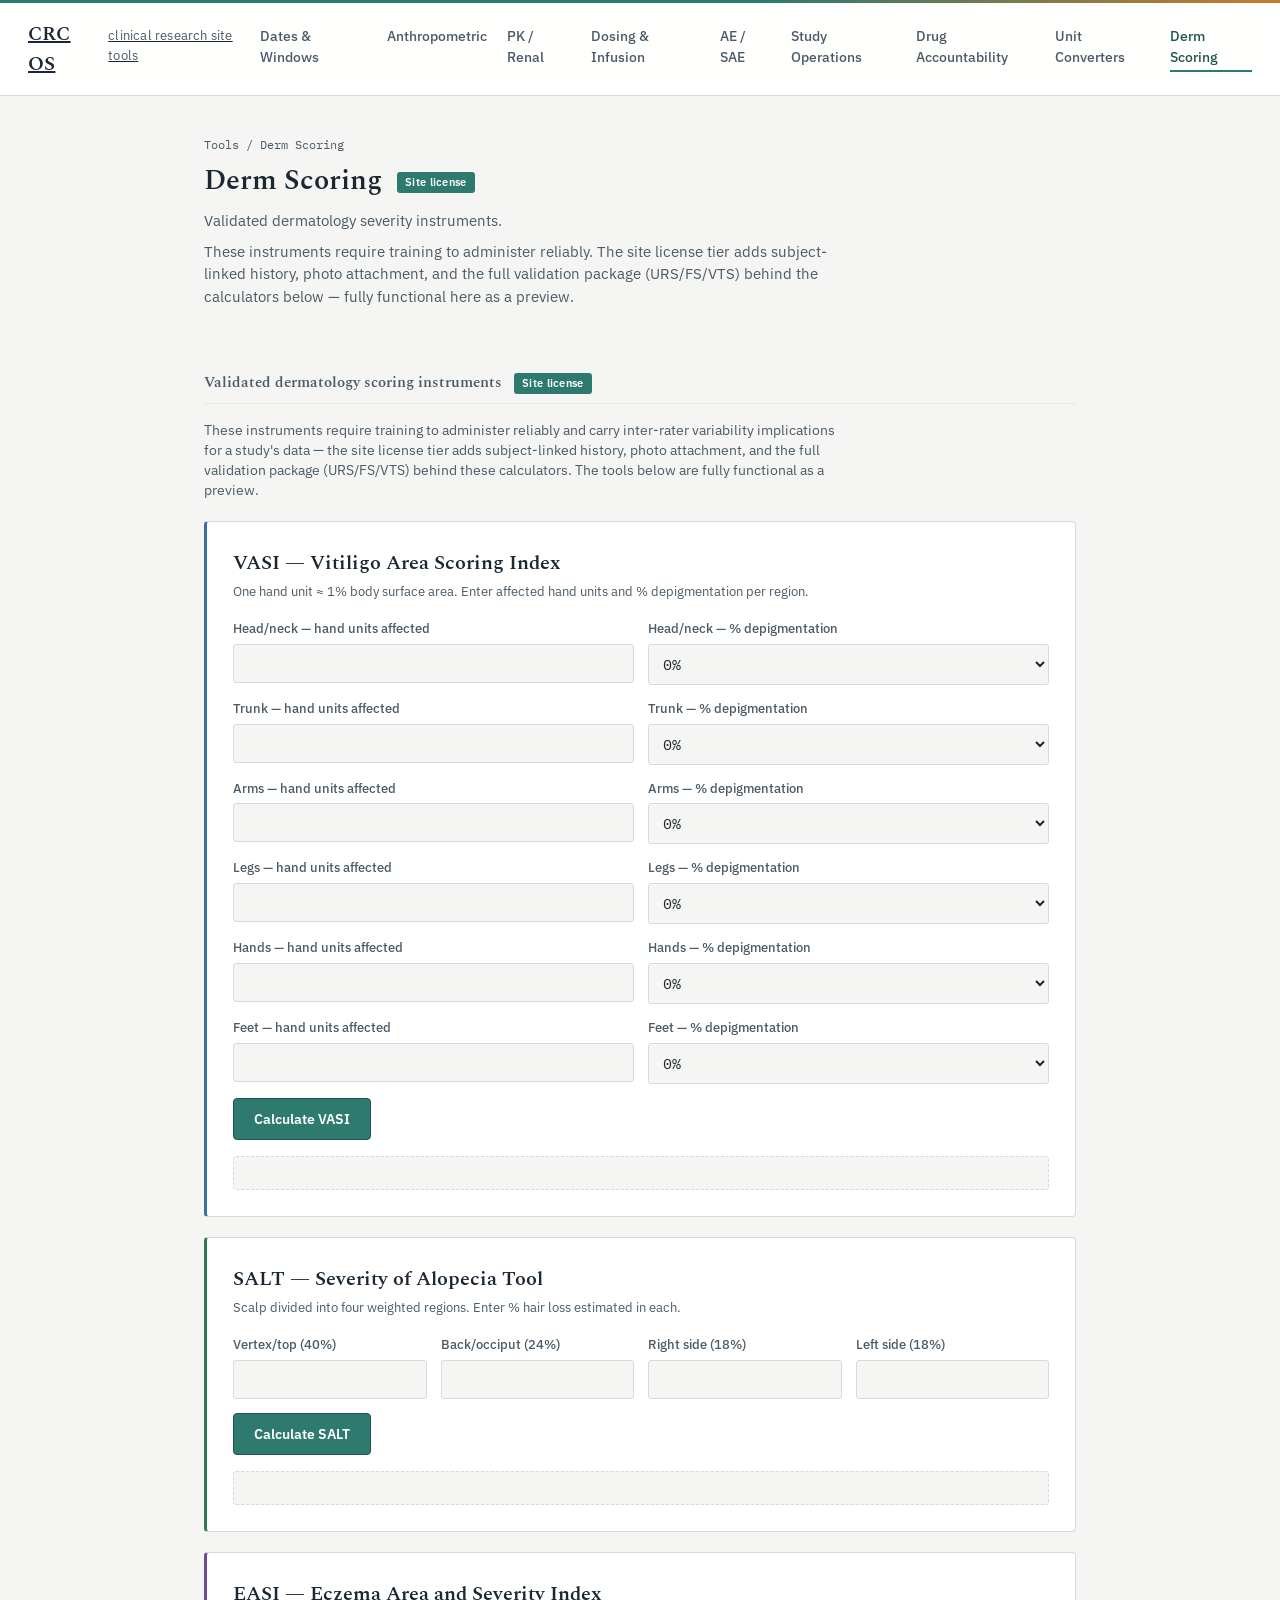
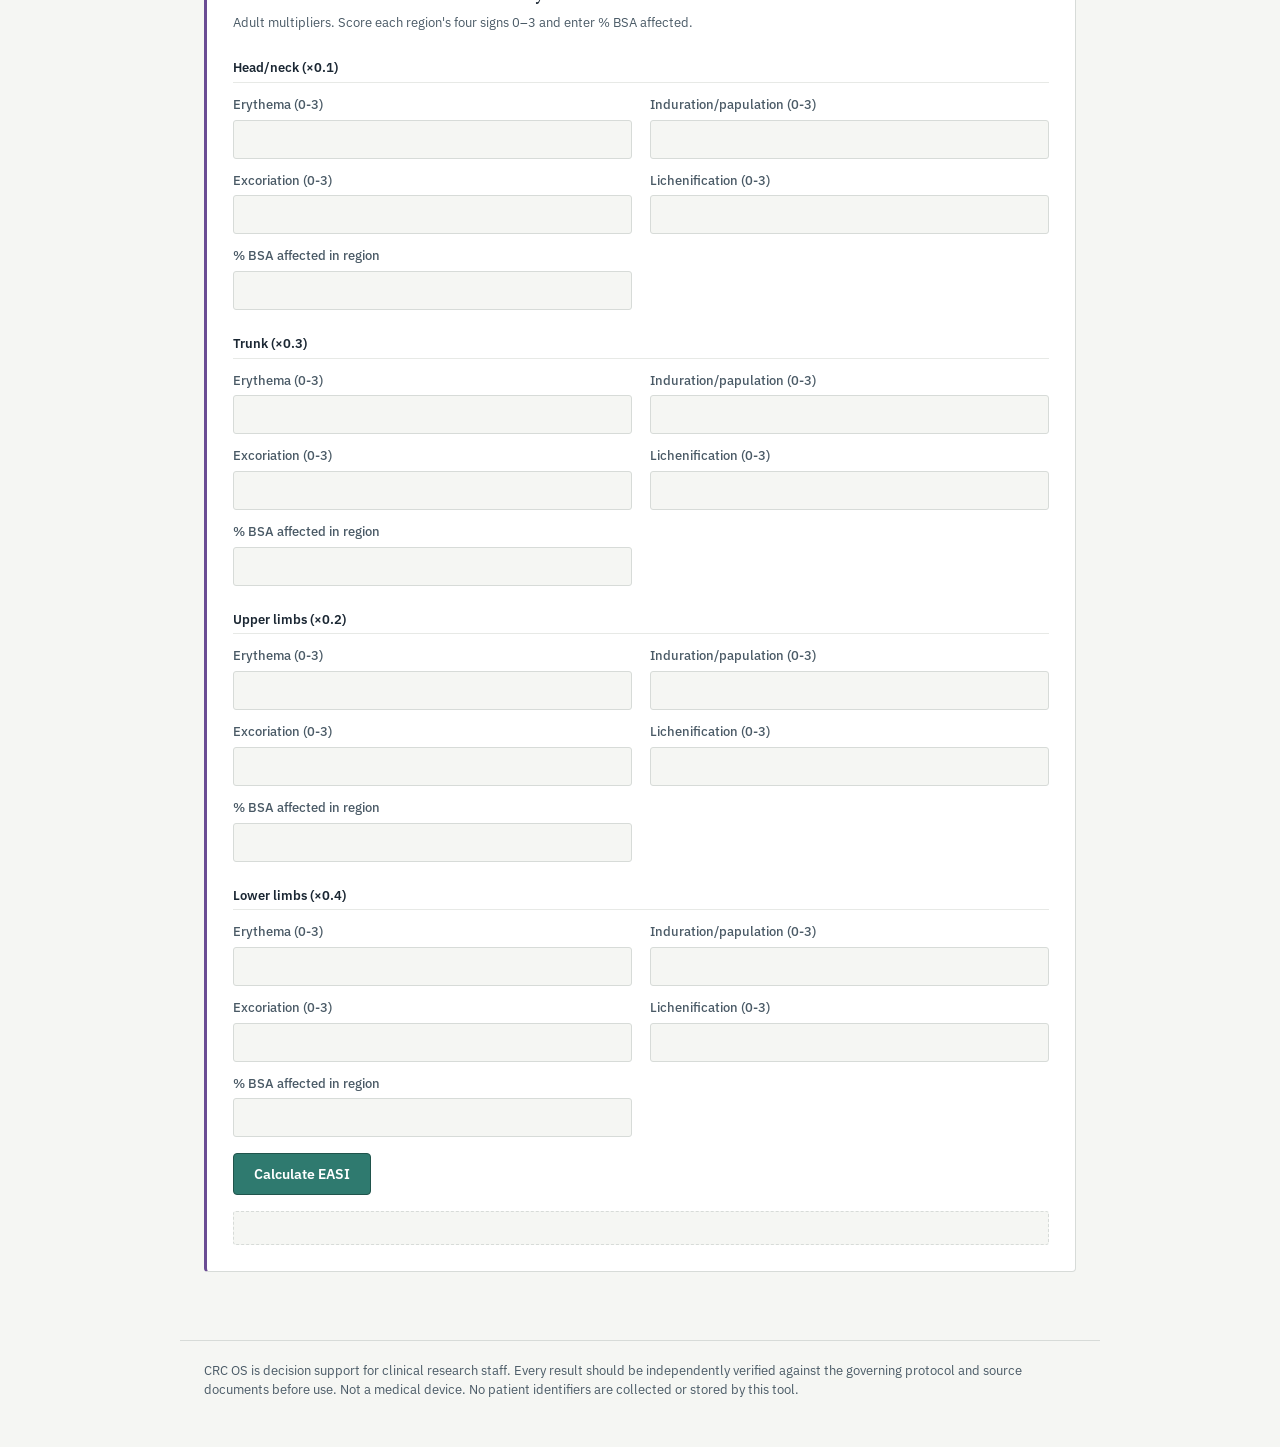
<file: derm-scoring.html>
<!DOCTYPE html>
<html lang="en">
<head>
<meta charset="UTF-8">
<meta name="viewport" content="width=device-width, initial-scale=1.0">
<title>Derm Scoring — CRC OS</title>
<meta name="description" content="Validated dermatology severity instruments. Free, no-login clinical calculators for research coordinators — VASI · SALT · EASI.">
<meta name="theme-color" content="#2F7A6F">
<meta property="og:title" content="Derm Scoring — CRC OS">
<meta property="og:description" content="Validated dermatology severity instruments. Free, no-login clinical calculators for research coordinators — VASI · SALT · EASI.">
<meta property="og:type" content="website">
<link rel="icon" href="data:image/svg+xml,%3Csvg xmlns='http://www.w3.org/2000/svg' viewBox='0 0 100 100'%3E%3Crect width='100' height='100' rx='14' fill='%231B2733'/%3E%3Ctext x='50' y='66' font-family='Georgia,serif' font-size='52' font-weight='600' fill='%232F7A6F' text-anchor='middle'%3EC%3C/text%3E%3C/svg%3E">
<link rel="preconnect" href="https://fonts.googleapis.com">
<link href="https://fonts.googleapis.com/css2?family=Spectral:wght@400;500;600;700&family=IBM+Plex+Sans:wght@400;500;600&family=IBM+Plex+Mono:wght@400;500;600&display=swap" rel="stylesheet">
<style>
:root{
    --ink:#1B2733;
    --ink-soft:#4A5A66;
    --teal:#2F7A6F;
    --teal-dark:#20544C;
    --amber:#C97A2B;
    --paper:#F5F6F3;
    --panel:#FFFFFF;
    --line:#D7DBD8;
    --line-soft:#E7E9E6;
    --serif: 'Spectral', Georgia, serif;
    --sans: 'IBM Plex Sans', -apple-system, sans-serif;
    --mono: 'IBM Plex Mono', 'SFMono-Regular', monospace;
  }
  *{box-sizing:border-box;}
  html{scroll-behavior:smooth;}
  body{
    margin:0;
    background:var(--paper);
    color:var(--ink);
    font-family:var(--sans);
    line-height:1.5;
  }
  a{color:var(--teal-dark);}

  /* ---- Top bar ---- */
  .accent-bar{
    height:3px;
    background:linear-gradient(90deg, var(--teal) 0%, var(--teal) 60%, var(--amber) 100%);
  }
  header.site{
    display:flex;
    align-items:center;
    justify-content:space-between;
    padding:16px 28px;
    border-bottom:1px solid var(--line);
    background:rgba(255,255,255,0.92);
    backdrop-filter:saturate(1.1) blur(6px);
    position:sticky;
    top:0;
    z-index:10;
  }
  .brand{
    font-family:var(--serif);
    font-weight:600;
    font-size:20px;
    letter-spacing:0.2px;
    color:var(--ink);
    display:flex;
    align-items:baseline;
    gap:8px;
  }
  .brand small{
    font-family:var(--sans);
    font-weight:400;
    font-size:13px;
    color:var(--ink-soft);
  }
  nav.site-nav{display:flex; gap:20px; font-size:14px;}
  nav.site-nav a{text-decoration:none; color:var(--ink-soft); font-weight:500;}
  nav.site-nav a:hover{color:var(--teal-dark);}

  /* ---- Hero / flagship tool ---- */
  .hero{
    max-width:920px;
    margin:0 auto;
    padding:48px 24px 8px;
  }
  .hero h1{
    font-family:var(--serif);
    font-size:34px;
    font-weight:600;
    margin:0 0 10px;
    max-width:560px;
    line-height:1.15;
  }
  .hero p.lede{
    color:var(--ink-soft);
    max-width:520px;
    margin:0 0 32px;
    font-size:16px;
  }

  /* ---- Panels (tool cards) ---- */
  .panel{
    background:var(--panel);
    border:1px solid var(--line);
    border-radius:4px;
    padding:26px;
    margin-bottom:20px;
    transition:border-color 0.15s ease;
  }
  .panel:hover{border-color:#c7ccc8;}
  .panel-flagship{
    padding:28px;
    border-left:3px solid var(--teal);
  }
  .panel h2{
    font-family:var(--serif);
    font-size:20px;
    font-weight:600;
    margin:0 0 4px;
  }
  .panel .sub{
    font-size:13px;
    color:var(--ink-soft);
    margin:0 0 18px;
  }
  .field-row{
    display:flex;
    flex-wrap:wrap;
    gap:14px;
    margin-bottom:14px;
  }
  .field{
    display:flex;
    flex-direction:column;
    gap:6px;
    flex:1 1 140px;
    min-width:120px;
  }
  .field label{
    font-size:12.5px;
    color:var(--ink-soft);
    font-weight:500;
  }
  .field input, .field select{
    font-family:var(--mono);
    font-size:15px;
    padding:9px 10px;
    border:1px solid var(--line);
    border-radius:3px;
    background:var(--paper);
    color:var(--ink);
  }
  .field input:focus, .field select:focus{
    outline:2px solid var(--teal);
    outline-offset:1px;
    border-color:var(--teal);
  }
  .btn{
    font-family:var(--sans);
    font-weight:600;
    font-size:14px;
    padding:11px 20px;
    border-radius:4px;
    border:1px solid var(--teal-dark);
    background:var(--teal);
    color:#fff;
    cursor:pointer;
    transition:background 0.12s ease, transform 0.06s ease;
  }
  .btn:hover{background:var(--teal-dark);}
  .btn:active{transform:translateY(1px);}
  .btn.ghost{
    background:transparent;
    color:var(--ink-soft);
    border:1px solid var(--line);
    font-weight:500;
  }
  .btn.ghost:hover{border-color:var(--ink-soft); color:var(--ink); background:var(--paper);}

  .result{
    margin-top:16px;
    padding:16px 18px;
    background:var(--paper);
    border:1px dashed var(--line);
    border-radius:3px;
    font-family:var(--mono);
    font-size:14px;
    white-space:pre-wrap;
    min-height:20px;
  }
  .result .headline{
    font-size:22px;
    font-weight:600;
    color:var(--teal-dark);
    display:block;
    margin-bottom:6px;
  }
  .result .formula{
    color:var(--ink-soft);
    font-size:12.5px;
  }
  .flag-warn{color:var(--amber); font-weight:600;}

  .copy-btn{
    margin-top:10px;
    font-family:var(--sans);
    font-size:12.5px;
    color:var(--teal-dark);
    background:none;
    border:none;
    cursor:pointer;
    padding:0;
    text-decoration:underline;
  }

  /* ---- Tool grid ---- */
  .section{
    max-width:920px;
    margin:0 auto;
    padding:12px 24px 8px;
  }
  .section h3.cat{
    font-family:var(--serif);
    font-size:15px;
    font-weight:600;
    text-transform:none;
    color:var(--ink-soft);
    border-bottom:1px solid var(--line-soft);
    padding-bottom:8px;
    margin:36px 0 16px;
  }
  table.calc-table{
    width:100%;
    border-collapse:collapse;
  }
  table.calc-table td{
    padding:8px 4px;
    font-family:var(--mono);
    font-size:14px;
  }
  table.calc-table tr{border-bottom:1px solid var(--line-soft);}
  .visit-table{width:100%; border-collapse:collapse; margin-top:6px;}
  .visit-table th{
    text-align:left;
    font-size:12px;
    color:var(--ink-soft);
    font-weight:500;
    padding:6px 8px;
    border-bottom:1px solid var(--line);
  }
  .visit-table td{
    padding:7px 8px;
    font-family:var(--mono);
    font-size:13.5px;
    border-bottom:1px solid var(--line-soft);
  }
  .visit-table tr.oow td{color:var(--amber); font-weight:600;}

  footer.site{
    max-width:920px;
    margin:40px auto 0;
    padding:20px 24px 48px;
    font-size:12.5px;
    color:var(--ink-soft);
    border-top:1px solid var(--line);
  }

  .badge{
    display:inline-block;
    font-family:var(--sans);
    font-size:11px;
    font-weight:600;
    letter-spacing:0.3px;
    padding:2px 8px;
    border-radius:3px;
    background:var(--teal);
    color:#fff;
    vertical-align:middle;
    margin-left:8px;
  }
  .panel-vasi{border-left:3px solid #3b6ea5;}
  .panel-salt{border-left:3px solid #2f7a4f;}
  .panel-easi{border-left:3px solid #6a4c93;}
  .module-note{
    font-size:13.5px;
    color:var(--ink-soft);
    max-width:640px;
    margin:0 0 20px;
    line-height:1.5;
  }
  .region-grid{
    display:grid;
    grid-template-columns:1fr 1fr;
    gap:12px 18px;
    margin-bottom:16px;
  }
  .region-grid .field{min-width:0;}
  .region-title{
    font-family:var(--sans);
    font-size:13px;
    font-weight:600;
    color:var(--ink);
    grid-column:1 / -1;
    margin-top:8px;
    border-bottom:1px solid var(--line-soft);
    padding-bottom:4px;
  }
  .ctcae-search{margin-bottom:10px;}
  table.ctcae-table{width:100%; border-collapse:collapse; font-size:13px;}
  table.ctcae-table th{
    text-align:left; padding:6px 8px; border-bottom:1px solid var(--line);
    font-size:12px; color:var(--ink-soft); font-weight:500;
  }
  table.ctcae-table td{padding:7px 8px; border-bottom:1px solid var(--line-soft); vertical-align:top;}
  table.ctcae-table tr.hidden{display:none;}

  /* ---- Accessibility utilities ---- */
.visually-hidden{
  position:absolute;
  width:1px; height:1px;
  padding:0; margin:-1px;
  overflow:hidden;
  clip:rect(0,0,0,0);
  white-space:nowrap;
  border:0;
}
.skip-link{
  position:absolute;
  left:-999px;
  top:0;
  background:var(--teal-dark);
  color:#fff;
  padding:10px 16px;
  z-index:100;
  font-size:14px;
  font-family:var(--sans);
  text-decoration:none;
}
.skip-link:focus{left:12px; top:12px;}

input.ctcae-search{
  font-family:var(--mono);
  font-size:14px;
  padding:9px 10px;
  border:1px solid var(--line);
  border-radius:3px;
  background:var(--paper);
  color:var(--ink);
  width:100%;
  max-width:400px;
}
input.ctcae-search:focus{outline:2px solid var(--teal); outline-offset:1px; border-color:var(--teal);}

/* ---- Multi-page nav ---- */
.all-tools-link{
  display:none;
  font-size:13px;
  font-weight:500;
  color:var(--ink-soft);
  text-decoration:none;
  border:1px solid var(--line);
  padding:6px 12px;
  border-radius:3px;
}
nav.site-nav a.active{color:var(--teal-dark); border-bottom:2px solid var(--teal); padding-bottom:2px;}

/* ---- Home page ---- */
.home-hero{
  max-width:720px;
  margin:0 auto;
  padding:64px 24px 16px;
}
.home-hero .eyebrow{
  font-family:var(--mono);
  font-size:12.5px;
  font-weight:500;
  letter-spacing:0.4px;
  color:var(--teal-dark);
  text-transform:uppercase;
  margin-bottom:14px;
}
.home-hero h1{
  font-family:var(--serif);
  font-size:42px;
  font-weight:600;
  line-height:1.14;
  letter-spacing:-0.3px;
  margin:0 0 18px;
}
.home-hero p.lede{
  font-size:17.5px;
  color:var(--ink-soft);
  max-width:540px;
  margin:0 0 8px;
  line-height:1.55;
}
.home-meta{
  font-family:var(--mono);
  font-size:12.5px;
  color:var(--ink-soft);
  margin:22px 0 0;
  padding-top:16px;
  border-top:1px solid var(--line-soft);
  display:inline-block;
}

.cat-grid{
  max-width:960px;
  margin:0 auto;
  padding:32px 24px 8px;
  display:grid;
  grid-template-columns:repeat(3, 1fr);
  gap:1px;
  background:var(--line);
  border:1px solid var(--line);
}
.cat-card{
  background:var(--panel);
  padding:24px 22px;
  text-decoration:none;
  color:var(--ink);
  display:flex;
  flex-direction:column;
  gap:8px;
  position:relative;
  transition:background 0.15s ease, transform 0.15s ease;
}
.cat-card:hover{background:var(--paper); transform:translateY(-2px);}
.cat-card:hover .cat-name{color:var(--teal-dark);}
.cat-card .cat-index{
  font-family:var(--mono);
  font-size:11px;
  color:var(--line);
  font-weight:600;
  position:absolute;
  top:18px;
  right:20px;
}
.cat-card .cat-name{
  font-family:var(--serif);
  font-size:18px;
  font-weight:600;
  color:var(--ink);
  transition:color 0.15s ease;
  padding-right:28px;
}
.cat-card .cat-count{
  font-family:var(--mono);
  font-size:11.5px;
  color:var(--teal-dark);
  font-weight:600;
}
.cat-card .cat-desc{
  font-size:13.5px;
  color:var(--ink-soft);
  line-height:1.5;
}
.cat-card .cat-tools{
  font-family:var(--mono);
  font-size:11.5px;
  color:var(--ink-soft);
  margin-top:auto;
  padding-top:10px;
  border-top:1px solid var(--line-soft);
}

.principles{
  max-width:720px;
  margin:44px auto 0;
  padding:0 24px;
}
.principles h2{
  font-family:var(--serif);
  font-size:20px;
  font-weight:600;
  margin:0 0 18px;
  border-bottom:1px solid var(--line-soft);
  padding-bottom:10px;
}
.principle-row{
  display:flex;
  gap:16px;
  padding:14px 0;
  border-bottom:1px solid var(--line-soft);
}
.principle-row .p-term{
  font-family:var(--mono);
  font-size:13px;
  font-weight:600;
  color:var(--teal-dark);
  flex:0 0 150px;
}
.principle-row .p-desc{
  font-size:14px;
  color:var(--ink-soft);
  line-height:1.5;
}

/* ---- Tool page header ---- */
.page-head{
  max-width:920px;
  margin:0 auto;
  padding:40px 24px 8px;
}
.page-head .eyebrow{
  font-family:var(--mono);
  font-size:12px;
  color:var(--ink-soft);
}
.page-head h1{
  font-family:var(--serif);
  font-size:28px;
  font-weight:600;
  margin:6px 0 8px;
}
.page-head p.lede{
  color:var(--ink-soft);
  max-width:560px;
  margin:0 0 8px;
  font-size:15px;
}

@media (max-width:760px){
  .cat-grid{grid-template-columns:1fr;}
}
@media (max-width:640px){
  .all-tools-link{display:inline-block;}
  .home-hero h1{font-size:28px;}
  .page-head h1{font-size:23px;}
    .region-grid{grid-template-columns:1fr;}
    .hero h1{font-size:27px;}
    nav.site-nav{display:none;}
    .panel{padding:18px;}
  }

</style>
</head>
<body>
<a class="skip-link" href="#main">Skip to content</a>
<div class="accent-bar"></div>
<header class="site">
  <a href="../index.html" class="brand">CRC OS <small>clinical research site tools</small></a>
  <a href="../index.html#tools" class="all-tools-link">All tools</a>
  <nav class="site-nav">
    <a href="../tools/dates.html">Dates & Windows</a>
    <a href="../tools/anthropometric.html">Anthropometric</a>
    <a href="../tools/renal.html">PK / Renal</a>
    <a href="../tools/dosing.html">Dosing & Infusion</a>
    <a href="../tools/ae-sae.html">AE / SAE</a>
    <a href="../tools/study-ops.html">Study Operations</a>
    <a href="../tools/accountability.html">Drug Accountability</a>
    <a href="../tools/converters.html">Unit Converters</a>
    <a href="../tools/derm-scoring.html" class="active">Derm Scoring</a>
  </nav>
</header>
<main id="main">
<div class="page-head">
  <div class="eyebrow">Tools / Derm Scoring</div>
  <h1>Derm Scoring <span class="badge">Site license</span></h1>
  <p class="lede">Validated dermatology severity instruments.</p>
  <p class="lede" style="max-width:640px;">These instruments require training to administer reliably. The site license tier adds subject-linked history, photo attachment, and the full validation package (URS/FS/VTS) behind the calculators below — fully functional here as a preview.</p>
</div>

<div class="section">
  <!-- DERM SCORING (Site License module) -->
  <h3 class="cat" id="scoring">Validated dermatology scoring instruments <span class="badge">Site license</span></h3>
  <p class="module-note">These instruments require training to administer reliably and carry inter-rater variability implications for a study's data — the site license tier adds subject-linked history, photo attachment, and the full validation package (URS/FS/VTS) behind these calculators. The tools below are fully functional as a preview.</p>

  <div class="panel panel-vasi">
    <h2>VASI — Vitiligo Area Scoring Index</h2>
    <p class="sub">One hand unit ≈ 1% body surface area. Enter affected hand units and % depigmentation per region.</p>
    <div id="vasi-form"></div>
    <button type="button" class="btn" onclick="calcVASI()">Calculate VASI</button>
    <div class="result" aria-live="polite" id="vasi-result"></div>
  </div>

  <div class="panel panel-salt">
    <h2>SALT — Severity of Alopecia Tool</h2>
    <p class="sub">Scalp divided into four weighted regions. Enter % hair loss estimated in each.</p>
    <div class="field-row">
      <div class="field"><label for="salt-vertex">Vertex/top (40%)</label><input type="number" id="salt-vertex" min="0" max="100" step="1"></div>
      <div class="field"><label for="salt-back">Back/occiput (24%)</label><input type="number" id="salt-back" min="0" max="100" step="1"></div>
      <div class="field"><label for="salt-right">Right side (18%)</label><input type="number" id="salt-right" min="0" max="100" step="1"></div>
      <div class="field"><label for="salt-left">Left side (18%)</label><input type="number" id="salt-left" min="0" max="100" step="1"></div>
    </div>
    <button type="button" class="btn" onclick="calcSALT()">Calculate SALT</button>
    <div class="result" aria-live="polite" id="salt-result"></div>
  </div>

  <div class="panel panel-easi">
    <h2>EASI — Eczema Area and Severity Index</h2>
    <p class="sub">Adult multipliers. Score each region's four signs 0–3 and enter % BSA affected.</p>
    <div id="easi-form"></div>
    <button type="button" class="btn" onclick="calcEASI()">Calculate EASI</button>
    <div class="result" aria-live="polite" id="easi-result"></div>
  </div>
</div>
</main>
<footer class="site">
  CRC OS is decision support for clinical research staff. Every result should be independently verified against the governing protocol and source documents before use. Not a medical device. No patient identifiers are collected or stored by this tool.
</footer>
<script>
function fmt(n, d=2){ return Number(n).toLocaleString(undefined,{minimumFractionDigits:d, maximumFractionDigits:d}); }
function copyResult(text){ navigator.clipboard.writeText(text).catch(()=>{}); }

function addCopyBtn(containerId, text){
  const el = document.getElementById(containerId);
  const btn = document.createElement('button');
  btn.type='button';
  btn.className='copy-btn';
  btn.textContent='Copy for source note';
  btn.onclick=()=>copyResult(text);
  el.appendChild(btn);
}

/* ---- BMI ---- */
function calcBMI(){
  const wt = parseFloat(document.getElementById('bmi-wt').value);
  const ht = parseFloat(document.getElementById('bmi-ht').value)/100;
  const out = document.getElementById('bmi-result');
  if(!wt || !ht){ out.innerHTML='Enter weight and height.'; return; }
  const bmi = wt/(ht*ht);
  const text = `BMI: ${fmt(bmi,1)} kg/m²  (weight ${wt} kg, height ${ht*100} cm) — computed by CRC OS`;
  out.innerHTML = `<span class="headline">${fmt(bmi,1)} kg/m²</span><span class="formula">BMI = weight(kg) / height(m)²</span>`;
  addCopyBtn('bmi-result', text);
}

/* ---- BSA ---- */
function calcBSA(){
  const wt = parseFloat(document.getElementById('bsa-wt').value);
  const ht = parseFloat(document.getElementById('bsa-ht').value);
  const out = document.getElementById('bsa-result');
  if(!wt || !ht){ out.innerHTML='Enter weight and height.'; return; }
  const mosteller = Math.sqrt((wt*ht)/3600);
  const dubois = 0.007184*Math.pow(wt,0.425)*Math.pow(ht,0.725);
  const haycock = 0.024265*Math.pow(wt,0.5378)*Math.pow(ht,0.3964);
  const boyd = 0.0003207*Math.pow(wt,(0.7285-0.0188*Math.log10(wt)))*Math.pow(ht,0.3);
  out.innerHTML = `<span class="headline">Mosteller: ${fmt(mosteller,2)} m²</span>` +
    `<span class="formula">Du Bois: ${fmt(dubois,2)} m²  |  Haycock: ${fmt(haycock,2)} m²  |  Boyd: ${fmt(boyd,2)} m²</span>`;
  addCopyBtn('bsa-result', `BSA (Mosteller): ${fmt(mosteller,2)} m² | Du Bois: ${fmt(dubois,2)} m² | Haycock: ${fmt(haycock,2)} m² | Boyd: ${fmt(boyd,2)} m² — wt ${wt}kg, ht ${ht}cm — CRC OS`);
}

/* ---- Creatinine clearance / eGFR ---- */
function calcCrCl(){
  const age = parseFloat(document.getElementById('cr-age').value);
  const sex = document.getElementById('cr-sex').value;
  const wt = parseFloat(document.getElementById('cr-wt').value);
  const scr = parseFloat(document.getElementById('cr-scr').value);
  const out = document.getElementById('cr-result');
  if(!age || !wt || !scr){ out.innerHTML='Enter age, weight, and serum creatinine.'; return; }

  // Cockcroft-Gault
  let cg = ((140-age)*wt)/(72*scr);
  if(sex==='F') cg *= 0.85;

  // CKD-EPI 2021 (race-free)
  const kappa = sex==='F' ? 0.7 : 0.9;
  const alpha = sex==='F' ? -0.241 : -0.302;
  const scrK = scr/kappa;
  const minTerm = Math.pow(Math.min(scrK,1), alpha);
  const maxTerm = Math.pow(Math.max(scrK,1), -1.200);
  let egfr = 142 * minTerm * maxTerm * Math.pow(0.9938, age);
  if(sex==='F') egfr *= 1.012;

  out.innerHTML = `<span class="headline">Cockcroft-Gault: ${fmt(cg,1)} mL/min</span>` +
    `<span class="formula">CKD-EPI 2021 eGFR: ${fmt(egfr,1)} mL/min/1.73m²</span>` +
    `<span class="formula">CG = [(140-age)×weight(kg)] / (72×SCr) ${sex==='F'?'× 0.85':''}. CKD-EPI 2021 is race-free per NKF/ASN recommendation.</span>` +
    (Math.abs(cg-egfr) > 15 ? `<br><span class="flag-warn">⚠ Formulas diverge by >15 — check which one the protocol specifies for eligibility.</span>` : '');
  addCopyBtn('cr-result', `CrCl (Cockcroft-Gault): ${fmt(cg,1)} mL/min | eGFR (CKD-EPI 2021): ${fmt(egfr,1)} mL/min/1.73m² — age ${age}, ${sex}, wt ${wt}kg, SCr ${scr} — CRC OS`);
}

/* ---- Dose conversion ---- */
function calcDoseConv(){
  const dose = parseFloat(document.getElementById('dc-dose').value);
  const dir = document.getElementById('dc-dir').value;
  const wt = parseFloat(document.getElementById('dc-wt').value);
  const ht = parseFloat(document.getElementById('dc-ht').value);
  const out = document.getElementById('dc-result');
  if(!dose || !wt || !ht){ out.innerHTML='Enter dose, weight, and height.'; return; }
  const bsa = Math.sqrt((wt*ht)/3600); // Mosteller
  let result, label;
  if(dir==='k2m'){ result = dose*wt/bsa; label='mg/m²'; }
  else { result = dose*bsa/wt; label='mg/kg'; }
  out.innerHTML = `<span class="headline">${fmt(result,2)} ${label}</span><span class="formula">Using BSA (Mosteller) = ${fmt(bsa,2)} m²</span>`;
  addCopyBtn('dc-result', `Dose conversion: ${dose} → ${fmt(result,2)} ${label} (BSA Mosteller ${fmt(bsa,2)} m²) — CRC OS`);
}

/* ---- Infusion rate ---- */
function calcInfusion(){
  const vol = parseFloat(document.getElementById('ir-vol').value);
  const min = parseFloat(document.getElementById('ir-min').value);
  const drop = parseFloat(document.getElementById('ir-drop').value);
  const out = document.getElementById('ir-result');
  if(!vol || !min){ out.innerHTML='Enter volume and duration.'; return; }
  const mlhr = vol/(min/60);
  let extra = '';
  if(drop){
    const gttmin = (vol*drop)/min;
    extra = `<span class="formula">Drip rate: ${fmt(gttmin,0)} gtt/min (drop factor ${drop} gtt/mL)</span>`;
  }
  out.innerHTML = `<span class="headline">${fmt(mlhr,1)} mL/hr</span>${extra}`;
  addCopyBtn('ir-result', `Infusion rate: ${fmt(mlhr,1)} mL/hr for ${vol}mL over ${min}min — CRC OS`);
}

/* ---- Age / date ---- */
function calcAge(){
  const dob = new Date(document.getElementById('age-dob').value);
  const ref = new Date(document.getElementById('age-ref').value);
  const out = document.getElementById('age-result');
  if(isNaN(dob) || isNaN(ref)){ out.innerHTML='Enter both dates.'; return; }
  const days = Math.round((ref-dob)/86400000);
  let years = ref.getFullYear()-dob.getFullYear();
  const m = ref.getMonth()-dob.getMonth();
  if(m<0 || (m===0 && ref.getDate()<dob.getDate())) years--;
  out.innerHTML = `<span class="headline">${years} years old</span><span class="formula">${days} total days between dates</span>`;
  addCopyBtn('age-result', `Age at reference date: ${years} years (${days} days) — CRC OS`);
}

/* ---- Unit converter ---- */
function calcUnit(){
  const v = parseFloat(document.getElementById('uc-val').value);
  const type = document.getElementById('uc-type').value;
  const out = document.getElementById('uc-result');
  if(isNaN(v)){ out.innerHTML='Enter a value.'; return; }
  let r, label;
  switch(type){
    case 'lbkg': r=v*0.453592; label='kg'; break;
    case 'kglb': r=v/0.453592; label='lb'; break;
    case 'incm': r=v*2.54; label='cm'; break;
    case 'cmin': r=v/2.54; label='in'; break;
    case 'fc': r=(v-32)*5/9; label='°C'; break;
    case 'cf': r=(v*9/5)+32; label='°F'; break;
    case 'glucose_mgdl_mmol': r=v/18.0182; label='mmol/L'; break;
    case 'glucose_mmol_mgdl': r=v*18.0182; label='mg/dL'; break;
    case 'creat_mgdl_umol': r=v*88.42; label='µmol/L'; break;
    case 'creat_umol_mgdl': r=v/88.42; label='mg/dL'; break;
  }
  out.innerHTML = `<span class="headline">${fmt(r,3)} ${label}</span>`;
  addCopyBtn('uc-result', `${v} → ${fmt(r,3)} ${label} — CRC OS`);
}

/* ---- Visit window calculator ---- */
let visitRows = [];
function addVisitRow(){
  const raw = document.getElementById('vw-schedule').value.trim();
  if(!raw) return;
  const parts = raw.split(',').map(s=>s.trim());
  if(parts.length<3){ alert('Format: day, ± window days, label — e.g. 14,3,Week 2'); return; }
  visitRows.push({day:parseFloat(parts[0]), window:parseFloat(parts[1]), label:parts.slice(2).join(',')});
  document.getElementById('vw-schedule').value='';
  const listEl = document.getElementById('vw-list');
  listEl.style.display='block';
  listEl.innerHTML = visitRows.map(v=>`Day ${v.day} (±${v.window}) — ${v.label}`).join('\n');
}
function resetVisits(){
  visitRows=[];
  document.getElementById('vw-list').style.display='none';
  document.getElementById('vw-list').innerHTML='';
  document.getElementById('vw-result').innerHTML='';
}
function calcVisitWindows(){
  const day1val = document.getElementById('vw-day1').value;
  const out = document.getElementById('vw-result');
  if(!day1val){ out.innerHTML='<div class="result">Set Day 1 first.</div>'; return; }
  if(visitRows.length===0){ out.innerHTML='<div class="result">Add at least one visit.</div>'; return; }
  const day1 = new Date(day1val+'T00:00:00');
  let rows = visitRows.map(v=>{
    const target = new Date(day1); target.setDate(target.getDate()+v.day);
    const early = new Date(target); early.setDate(early.getDate()-v.window);
    const late = new Date(target); late.setDate(late.getDate()+v.window);
    const dow = target.toLocaleDateString(undefined,{weekday:'short'});
    const weekend = (target.getDay()===0 || target.getDay()===6);
    return {label:v.label, target, early, late, dow, weekend};
  });
  const dstr = d => d.toLocaleDateString(undefined,{year:'numeric',month:'short',day:'numeric'});
  let html = `<table class="visit-table"><thead><tr><th>Visit</th><th>Target date</th><th>Window opens</th><th>Window closes</th></tr></thead><tbody>`;
  rows.forEach(r=>{
    html += `<tr class="${r.weekend?'oow':''}"><td>${r.label}</td><td>${dstr(r.target)} (${r.dow})${r.weekend?' ⚠ weekend':''}</td><td>${dstr(r.early)}</td><td>${dstr(r.late)}</td></tr>`;
  });
  html += `</tbody></table>`;
  document.getElementById('vw-result').innerHTML = `<div class="panel" style="border-left:3px solid var(--teal); margin-top:14px;">${html}
    <button class="copy-btn" onclick="copyVisitTable()">Copy for source note</button></div>`;
  window._vwRows = rows;
  window._vwDstr = dstr;
}
function copyVisitTable(){
  const rows = window._vwRows||[]; const dstr = window._vwDstr;
  const text = rows.map(r=>`${r.label}: target ${dstr(r.target)}, window ${dstr(r.early)}–${dstr(r.late)}${r.weekend?' (weekend)':''}`).join('\n');
  copyResult('Visit schedule — CRC OS\n'+text);
}

/* ---- QTc ---- */
function calcQTc(){
  const qt = parseFloat(document.getElementById('qtc-qt').value);
  const hr = parseFloat(document.getElementById('qtc-hr').value);
  const out = document.getElementById('qtc-result');
  if(!qt || !hr){ out.innerHTML='Enter QT and heart rate.'; return; }
  const rr = 60/hr; // seconds
  const qtSec = qt/1000;
  const bazett = (qtSec/Math.sqrt(rr))*1000;
  const fridericia = (qtSec/Math.cbrt(rr))*1000;
  const framingham = (qtSec + 0.154*(1-rr))*1000;
  out.innerHTML = `<span class="headline">Bazett: ${fmt(bazett,0)} ms</span>` +
    `<span class="formula">Fridericia: ${fmt(fridericia,0)} ms  |  Framingham: ${fmt(framingham,0)} ms  (RR ${fmt(rr,2)}s)</span>`;
  addCopyBtn('qtc-result', `QTc — Bazett ${fmt(bazett,0)}ms, Fridericia ${fmt(fridericia,0)}ms, Framingham ${fmt(framingham,0)}ms (QT ${qt}ms, HR ${hr}) — CRC OS`);
}

/* ---- IBW / Adjusted BW ---- */
function calcIBW(){
  const sex = document.getElementById('ibw-sex').value;
  const htCm = parseFloat(document.getElementById('ibw-ht').value);
  const wt = parseFloat(document.getElementById('ibw-wt').value);
  const out = document.getElementById('ibw-result');
  if(!htCm || !wt){ out.innerHTML='Enter height and weight.'; return; }
  const htIn = htCm/2.54;
  const base = sex==='F' ? 45.5 : 50;
  const ibw = base + 2.3*(htIn-60);
  let extra = '';
  let text = `IBW ${fmt(ibw,1)}kg`;
  if(wt > ibw*1.2){
    const adjbw = ibw + 0.4*(wt-ibw);
    extra = `<span class="formula">Actual weight exceeds ~120% of IBW — Adjusted BW: ${fmt(adjbw,1)} kg</span>`;
    text += `, AdjBW ${fmt(adjbw,1)}kg (actual wt ${wt}kg exceeds 120% IBW)`;
  }
  out.innerHTML = `<span class="headline">IBW: ${fmt(ibw,1)} kg</span>${extra}<span class="formula">Devine: ${sex==='F'?'45.5':'50'} + 2.3 × (height(in) − 60)</span>`;
  addCopyBtn('ibw-result', text+' — CRC OS');
}

/* ---- Study day ---- */
function calcStudyDay(){
  const day1val = document.getElementById('sd-day1').value;
  const n = parseInt(document.getElementById('sd-day').value);
  const out = document.getElementById('sd-result');
  if(!day1val || isNaN(n)){ out.innerHTML='Enter Day 1 and a study day.'; return; }
  const day1 = new Date(day1val+'T00:00:00');
  const offset = n>0 ? n-1 : n;
  const d = new Date(day1); d.setDate(d.getDate()+offset);
  const dstr = d.toLocaleDateString(undefined,{year:'numeric',month:'short',day:'numeric', weekday:'short'});
  out.innerHTML = `<span class="headline">Day ${n} = ${dstr}</span><span class="formula">No Day 0 exists between Day -1 and Day 1</span>`;
  addCopyBtn('sd-result', `Study Day ${n} = ${dstr} (Day 1 = ${day1val}) — CRC OS`);
}

/* ---- Date add/subtract ---- */
function calcDateAdd(){
  const dateVal = document.getElementById('da-date').value;
  const days = parseInt(document.getElementById('da-days').value);
  const out = document.getElementById('da-result');
  if(!dateVal || isNaN(days)){ out.innerHTML='Enter a date and number of days.'; return; }
  const d = new Date(dateVal+'T00:00:00'); d.setDate(d.getDate()+days);
  const dstr = d.toLocaleDateString(undefined,{year:'numeric',month:'short',day:'numeric', weekday:'short'});
  out.innerHTML = `<span class="headline">${dstr}</span>`;
  addCopyBtn('da-result', `${dateVal} ${days>=0?'+':''}${days} days = ${dstr} — CRC OS`);
}

/* ---- SAE timeline ---- */
function calcSAETimeline(){
  const val = document.getElementById('sae-aware').value;
  const out = document.getElementById('sae-result');
  if(!val){ out.innerHTML='Enter the date/time of awareness.'; return; }
  const t0 = new Date(val);
  const fmtDT = d => d.toLocaleString(undefined,{year:'numeric',month:'short',day:'numeric',hour:'2-digit',minute:'2-digit'});
  const h24 = new Date(t0); h24.setHours(h24.getHours()+24);
  const d7 = new Date(t0); d7.setDate(d7.getDate()+7);
  const d15 = new Date(t0); d15.setDate(d15.getDate()+15);
  out.innerHTML = `<span class="headline">24-hr notification: ${fmtDT(h24)}</span>` +
    `<span class="formula">7-day report (fatal/life-threatening unexpected): ${fmtDT(d7)}</span>` +
    `<span class="formula">15-day report (other serious unexpected): ${fmtDT(d15)}</span>`;
  addCopyBtn('sae-result', `SAE aware ${fmtDT(t0)} → 24hr: ${fmtDT(h24)} | 7-day: ${fmtDT(d7)} | 15-day: ${fmtDT(d15)} — CRC OS`);
}

/* ---- Naranjo ---- */
const naranjoQ = [
  {q:"1. Are there previous conclusive reports on this reaction?", opts:{yes:1,no:0,unk:0}},
  {q:"2. Did the adverse event appear after the suspected drug was given?", opts:{yes:2,no:-1,unk:0}},
  {q:"3. Did the reaction improve when the drug was discontinued or a specific antagonist given?", opts:{yes:1,no:0,unk:0}},
  {q:"4. Did the reaction reappear when the drug was readministered?", opts:{yes:2,no:-1,unk:0}},
  {q:"5. Are there alternative causes that could have caused the reaction?", opts:{yes:-1,no:2,unk:0}},
  {q:"6. Did the reaction reappear when a placebo was given?", opts:{yes:-1,no:1,unk:0}},
  {q:"7. Was the drug detected in blood/fluids at known-toxic concentrations?", opts:{yes:1,no:0,unk:0}},
  {q:"8. Was the reaction more severe with dose increase, or less severe with dose decrease?", opts:{yes:1,no:0,unk:0}},
  {q:"9. Did the patient have a similar reaction to the same/similar drug previously?", opts:{yes:1,no:0,unk:0}},
  {q:"10. Was the adverse event confirmed by objective evidence?", opts:{yes:1,no:0,unk:0}}
];
(function buildNaranjo(){
  const el = document.getElementById('naranjo-form');
  if(!el) return;
  el.innerHTML = naranjoQ.map((item,i)=>`
    <div class="field-row">
      <div class="field" style="flex:3 1 300px;"><label for="nar-${i}">${item.q}</label></div>
      <div class="field" style="flex:1 1 140px;">
        <select id="nar-${i}"><option value="unk">Unknown</option><option value="yes">Yes</option><option value="no">No</option></select>
      </div>
    </div>`).join('');
})();
function calcNaranjo(){
  let score = 0;
  naranjoQ.forEach((item,i)=>{
    const v = document.getElementById('nar-'+i).value;
    score += item.opts[v];
  });
  let cat = score>=9?'Definite':score>=5?'Probable':score>=1?'Possible':'Doubtful';
  const out = document.getElementById('naranjo-result');
  out.innerHTML = `<span class="headline">Score: ${score} — ${cat}</span>`;
  addCopyBtn('naranjo-result', `Naranjo score ${score} (${cat}) — CRC OS`);
}

/* ---- CTCAE quick reference ---- */
const ctcaeData = [
  ["Rash maculo-papular","<10% BSA","10-30% BSA, ±symptoms","30%+ BSA, or limiting self-care ADL","Life-threatening; skin sloughing"],
  ["Pruritus","Mild, topical intervention","Intense/widespread, oral intervention, limiting ADL","","-"],
  ["Fatigue","Relieved by rest","Not relieved by rest, limiting instrumental ADL","Not relieved by rest, limiting self-care ADL","-"],
  ["Headache","Mild","Moderate, limiting instrumental ADL","Severe, limiting self-care ADL","-"],
  ["Nausea","Loss of appetite, no eating change","Oral intake decreased, no weight loss","Inadequate oral intake, tube feeding/TPN indicated","-"],
  ["Diarrhea","<4 stools/day over baseline","4-6 stools/day over baseline, limiting instrumental ADL","7+ stools/day, incontinence, limiting self-care ADL","Life-threatening"],
  ["Injection site reaction","Tenderness with/without erythema","Pain, lipodystrophy, edema, phlebitis","Ulceration or necrosis; severe tissue damage","Life-threatening"],
  ["ALT increased","> ULN - 3.0×ULN","3.0 - 5.0×ULN","5.0 - 20.0×ULN","20.0×ULN"],
  ["AST increased","> ULN - 3.0×ULN","3.0 - 5.0×ULN","5.0 - 20.0×ULN","20.0×ULN"],
  ["Neutrophil count decreased","<LLN - 1500/mm³","<1500 - 1000/mm³","<1000 - 500/mm³","<500/mm³"],
  ["White blood cell decreased","<LLN - 3000/mm³","<3000 - 2000/mm³","<2000 - 1000/mm³","<1000/mm³"],
  ["Platelet count decreased","<LLN - 75,000/mm³","<75,000 - 50,000/mm³","<50,000 - 25,000/mm³","<25,000/mm³"],
  ["Hypertension","Prehypertension","Recurrent/persistent; medical intervention indicated","Severe; medical intervention indicated","Life-threatening crisis"],
  ["Upper respiratory infection","Mild, intervention not indicated","Moderate, medical intervention indicated","Severe, IV antibiotics indicated","Life-threatening"],
  ["Alopecia","<50% hair loss, not obvious","≥50% hair loss, obvious; psychosocial impact","-","-"],
  ["Dry skin","Covering <10% BSA, no erythema/pruritus","10-30% BSA, erythema/pruritus, limiting instrumental ADL","30%+ BSA, limiting self-care ADL","-"],
  ["Edema limbs","Trace, asymptomatic","Symptomatic, limiting instrumental ADL","Limiting self-care ADL","Life-threatening"],
  ["Weight gain","5-<10% baseline","10-<20% baseline","≥20% baseline","-"],
  ["Weight loss","5-<10% baseline, intervention not indicated","10-<20%, nutritional support indicated","≥20%, tube feeding/TPN indicated","Life-threatening"],
  ["Insomnia","Mild difficulty falling/staying asleep","Moderate; medication indicated, limiting instrumental ADL","Severe, limiting self-care ADL","-"]
];
(function buildCTCAE(){
  const body = document.getElementById('ctcae-body');
  if(!body) return;
  body.innerHTML = ctcaeData.map(r=>`<tr><td><strong>${r[0]}</strong></td><td>${r[1]}</td><td>${r[2]}</td><td>${r[3]}</td><td>${r[4]}</td></tr>`).join('');
})();
function filterCTCAE(){
  const q = document.getElementById('ctcae-search').value.toLowerCase();
  document.querySelectorAll('#ctcae-body tr').forEach(tr=>{
    tr.classList.toggle('hidden', !tr.textContent.toLowerCase().includes(q));
  });
}

/* ---- Deviation classifier ---- */
function calcDeviation(){
  const safety = document.getElementById('dev-safety').value;
  const data = document.getElementById('dev-data').value;
  const scope = document.getElementById('dev-scope').value;
  const out = document.getElementById('dev-result');
  let cls, guidance;
  if(safety==='yes'){
    cls='Major'; guidance='Report to IRB per site SOP timeline; notify sponsor immediately; document corrective/preventive action (CAPA).';
  } else if(data==='yes' && scope==='systemic'){
    cls='Major'; guidance='Likely reportable — systemic process failures affecting data integrity typically require IRB notification and a CAPA plan.';
  } else if(data==='yes'){
    cls='Minor (verify)'; guidance="Document in deviation log; assess whether isolated data-integrity impact meets your IRB's reportable threshold.";
  } else {
    cls='Minor'; guidance='Document in the site deviation log per SOP; no IRB reporting typically required for isolated, non-safety, non-data-integrity deviations.';
  }
  out.innerHTML = `<span class="headline">${cls}</span><span class="formula">${guidance}</span>`;
  addCopyBtn('dev-result', `Deviation classification: ${cls} — ${guidance} — CRC OS`);
}

/* ---- Block randomization ---- */
function genRandomization(){
  const arms = document.getElementById('br-arms').value.split(',').map(s=>s.trim()).filter(Boolean);
  const blockSize = parseInt(document.getElementById('br-blocksize').value);
  const numBlocks = parseInt(document.getElementById('br-blocks').value);
  const out = document.getElementById('br-result');
  if(arms.length<2 || !blockSize || !numBlocks || blockSize % arms.length !== 0){
    out.innerHTML = 'Block size must be an even multiple of the number of arms.'; return;
  }
  const perArm = blockSize/arms.length;
  let sequence = [];
  for(let b=0; b<numBlocks; b++){
    let block = [];
    arms.forEach(a=>{ for(let i=0;i<perArm;i++) block.push(a); });
    for(let i=block.length-1;i>0;i--){ const j=Math.floor(Math.random()*(i+1)); [block[i],block[j]]=[block[j],block[i]]; }
    sequence.push(block);
  }
  const text = sequence.map((b,i)=>`Block ${i+1}: ${b.join(', ')}`).join('\n');
  out.innerHTML = `<div class="headline" style="font-size:15px;">Reference sequence generated</div><span class="formula">${text.replace(/\n/g,'<br>')}</span>`;
  addCopyBtn('br-result', `Randomization (reference only, not for production use):\n${text} — CRC OS`);
}

/* ---- IP compliance ---- */
function calcIPCompliance(){
  const exp = parseFloat(document.getElementById('ipc-expected').value);
  const disp = parseFloat(document.getElementById('ipc-dispensed').value);
  const ret = parseFloat(document.getElementById('ipc-returned').value);
  const out = document.getElementById('ipc-result');
  if(!exp){ out.innerHTML='Enter expected doses.'; return; }
  const taken = disp-ret;
  const pct = (taken/exp)*100;
  out.innerHTML = `<span class="headline">${fmt(pct,1)}% compliance</span><span class="formula">(${disp} dispensed − ${ret} returned = ${taken} taken) / ${exp} expected</span>` +
    (pct<80 || pct>120 ? `<br><span class="flag-warn">⚠ Outside typical 80-120% compliance range — review with PI.</span>` : '');
  addCopyBtn('ipc-result', `IP compliance: ${fmt(pct,1)}% (${taken}/${exp} expected) — CRC OS`);
}

/* ---- IP reconciliation ---- */
function calcIPRecon(){
  const rec = parseFloat(document.getElementById('ipr-received').value)||0;
  const disp = parseFloat(document.getElementById('ipr-dispensed').value)||0;
  const ret = parseFloat(document.getElementById('ipr-returned').value)||0;
  const dest = parseFloat(document.getElementById('ipr-destroyed').value)||0;
  const out = document.getElementById('ipr-result');
  const onsite = rec - disp;
  const discrepancy = rec - disp - dest;
  out.innerHTML = `<span class="headline">On-site inventory: ${fmt(onsite,0)} units</span>` +
    `<span class="formula">Received ${rec} − dispensed ${disp} − destroyed/lost ${dest} = ${fmt(discrepancy,0)}</span>` +
    (discrepancy!==0 ? `<br><span class="flag-warn">⚠ Discrepancy of ${fmt(discrepancy,0)} — investigate and document before next monitoring visit.</span>` : `<br>No discrepancy.`);
  addCopyBtn('ipr-result', `IP reconciliation: on-site ${onsite}, discrepancy ${discrepancy} — CRC OS`);
}

/* ---- VASI ---- */
const vasiRegions = ["Head/neck","Trunk","Arms","Legs","Hands","Feet"];
const vasiPcts = [0,10,25,50,75,90,100];
(function buildVASI(){
  const el = document.getElementById('vasi-form');
  if(!el) return;
  el.innerHTML = vasiRegions.map((r,i)=>`
    <div class="field-row">
      <div class="field"><label for="vasi-hu-${i}">${r} — hand units affected</label><input type="number" id="vasi-hu-${i}" min="0" step="0.5"></div>
      <div class="field"><label for="vasi-pct-${i}">${r} — % depigmentation</label>
        <select id="vasi-pct-${i}">${vasiPcts.map(p=>`<option value="${p}">${p}%</option>`).join('')}</select>
      </div>
    </div>`).join('');
})();
function calcVASI(){
  let total = 0;
  const breakdown = [];
  vasiRegions.forEach((r,i)=>{
    const hu = parseFloat(document.getElementById('vasi-hu-'+i).value)||0;
    const pct = parseFloat(document.getElementById('vasi-pct-'+i).value)||0;
    const val = hu*(pct/100);
    total += val;
    if(hu>0) breakdown.push(`${r}: ${hu}hu × ${pct}% = ${fmt(val,2)}`);
  });
  const out = document.getElementById('vasi-result');
  out.innerHTML = `<span class="headline">VASI: ${fmt(total,2)}</span><span class="formula">${breakdown.join(' | ')||'Enter hand units per region.'}</span>`;
  addCopyBtn('vasi-result', `VASI: ${fmt(total,2)} (${breakdown.join('; ')}) — CRC OS`);
}

/* ---- SALT ---- */
function calcSALT(){
  const w = {vertex:0.40, back:0.24, right:0.18, left:0.18};
  let total = 0;
  Object.keys(w).forEach(k=>{
    const v = parseFloat(document.getElementById('salt-'+k).value)||0;
    total += w[k]*v;
  });
  const out = document.getElementById('salt-result');
  out.innerHTML = `<span class="headline">SALT: ${fmt(total,1)}</span><span class="formula">Σ(region weight × % hair loss)</span>`;
  addCopyBtn('salt-result', `SALT score: ${fmt(total,1)} — CRC OS`);
}

/* ---- EASI ---- */
const easiRegions = [
  {key:'head', label:'Head/neck', mult:0.1},
  {key:'trunk', label:'Trunk', mult:0.3},
  {key:'upper', label:'Upper limbs', mult:0.2},
  {key:'lower', label:'Lower limbs', mult:0.4}
];
function easiAreaScore(pct){
  if(pct<=0) return 0;
  if(pct<10) return 1;
  if(pct<30) return 2;
  if(pct<50) return 3;
  if(pct<70) return 4;
  if(pct<90) return 5;
  return 6;
}
(function buildEASI(){
  const el = document.getElementById('easi-form');
  if(!el) return;
  el.innerHTML = easiRegions.map(r=>`
    <div class="region-grid">
      <div class="region-title" id="easi-${r.key}-title">${r.label} (×${r.mult})</div>
      <div class="field"><label for="easi-${r.key}-e">Erythema (0-3)</label><input type="number" id="easi-${r.key}-e" min="0" max="3" step="1" aria-describedby="easi-${r.key}-title"></div>
      <div class="field"><label for="easi-${r.key}-i">Induration/papulation (0-3)</label><input type="number" id="easi-${r.key}-i" min="0" max="3" step="1" aria-describedby="easi-${r.key}-title"></div>
      <div class="field"><label for="easi-${r.key}-x">Excoriation (0-3)</label><input type="number" id="easi-${r.key}-x" min="0" max="3" step="1" aria-describedby="easi-${r.key}-title"></div>
      <div class="field"><label for="easi-${r.key}-l">Lichenification (0-3)</label><input type="number" id="easi-${r.key}-l" min="0" max="3" step="1" aria-describedby="easi-${r.key}-title"></div>
      <div class="field"><label for="easi-${r.key}-a">% BSA affected in region</label><input type="number" id="easi-${r.key}-a" min="0" max="100" step="1" aria-describedby="easi-${r.key}-title"></div>
    </div>`).join('');
})();
function calcEASI(){
  let total = 0;
  const breakdown = [];
  easiRegions.forEach(r=>{
    const e = parseFloat(document.getElementById(`easi-${r.key}-e`).value)||0;
    const i = parseFloat(document.getElementById(`easi-${r.key}-i`).value)||0;
    const x = parseFloat(document.getElementById(`easi-${r.key}-x`).value)||0;
    const l = parseFloat(document.getElementById(`easi-${r.key}-l`).value)||0;
    const a = parseFloat(document.getElementById(`easi-${r.key}-a`).value)||0;
    const signs = e+i+x+l;
    const areaScore = easiAreaScore(a);
    const regionScore = signs*areaScore*r.mult;
    total += regionScore;
    if(signs>0 || a>0) breakdown.push(`${r.label}: ${fmt(regionScore,2)}`);
  });
  const out = document.getElementById('easi-result');
  out.innerHTML = `<span class="headline">EASI: ${fmt(total,1)} / 72</span><span class="formula">${breakdown.join(' | ')||'Enter sign scores per region.'}</span>`;
  addCopyBtn('easi-result', `EASI: ${fmt(total,1)}/72 (${breakdown.join('; ')}) — CRC OS`);
}

</script>
</body>
</html>
</file>
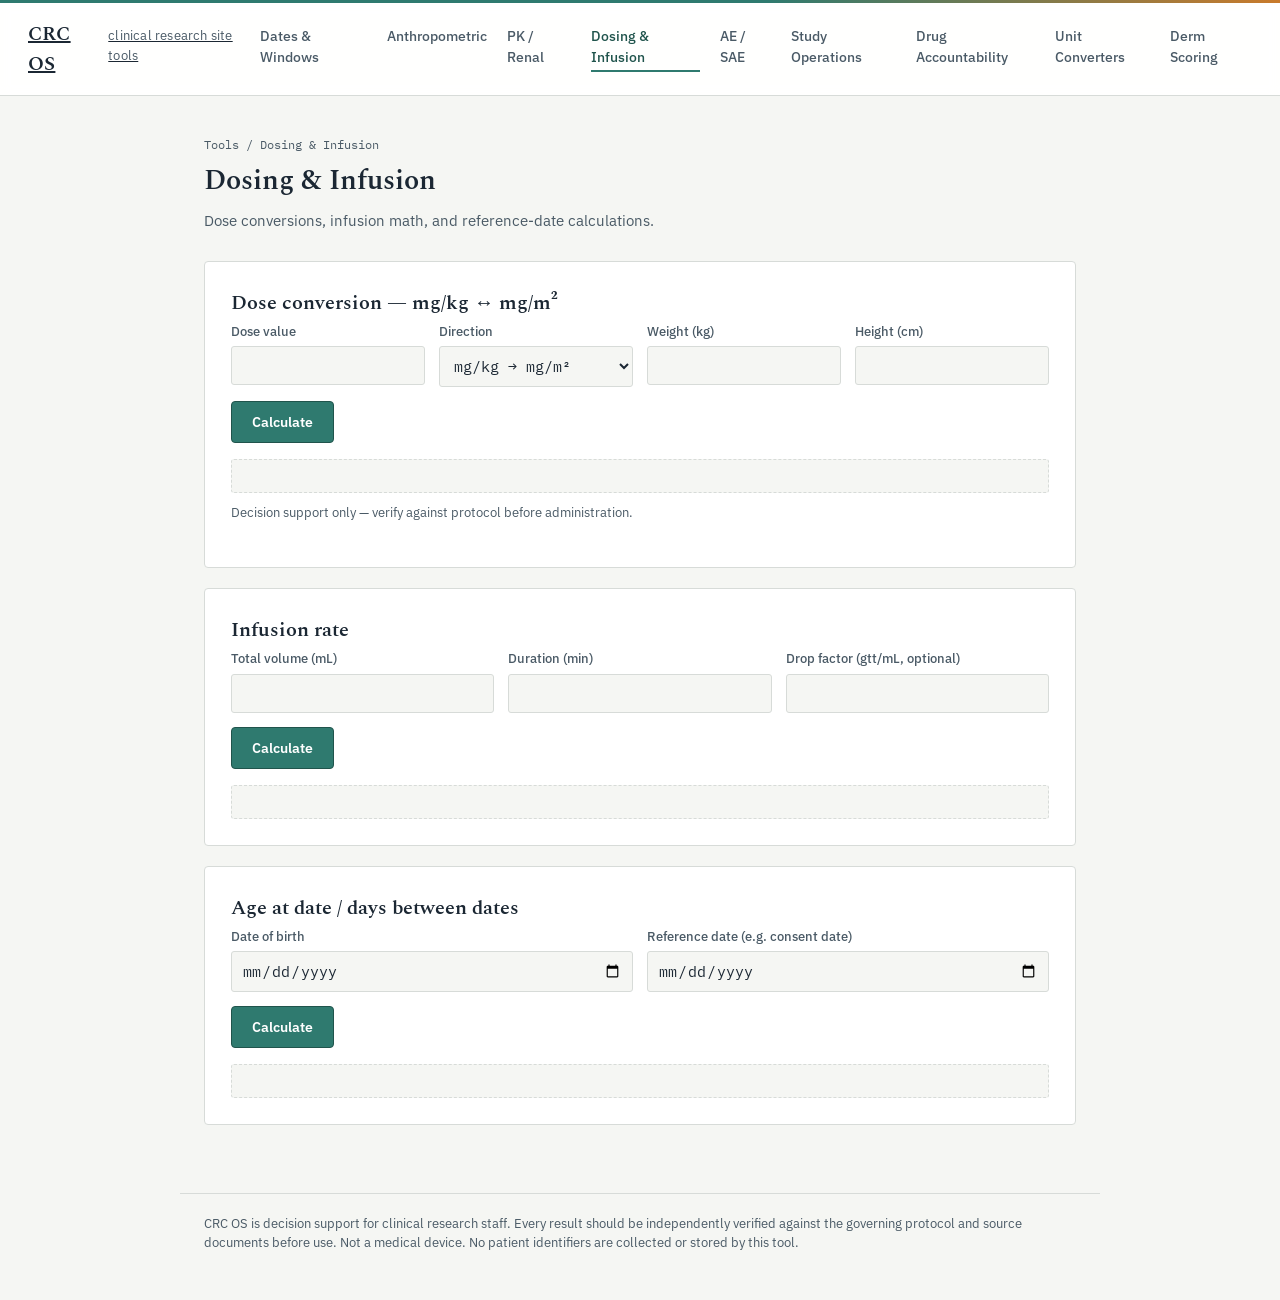
<file: dosing.html>
<!DOCTYPE html>
<html lang="en">
<head>
<meta charset="UTF-8">
<meta name="viewport" content="width=device-width, initial-scale=1.0">
<title>Dosing & Infusion — CRC OS</title>
<meta name="description" content="Dose conversions, infusion math, and reference-date calculations. Free, no-login clinical calculators for research coordinators — Dose conversion · Infusion rate · Age at date.">
<meta name="theme-color" content="#2F7A6F">
<meta property="og:title" content="Dosing & Infusion — CRC OS">
<meta property="og:description" content="Dose conversions, infusion math, and reference-date calculations. Free, no-login clinical calculators for research coordinators — Dose conversion · Infusion rate · Age at date.">
<meta property="og:type" content="website">
<link rel="icon" href="data:image/svg+xml,%3Csvg xmlns='http://www.w3.org/2000/svg' viewBox='0 0 100 100'%3E%3Crect width='100' height='100' rx='14' fill='%231B2733'/%3E%3Ctext x='50' y='66' font-family='Georgia,serif' font-size='52' font-weight='600' fill='%232F7A6F' text-anchor='middle'%3EC%3C/text%3E%3C/svg%3E">
<link rel="preconnect" href="https://fonts.googleapis.com">
<link href="https://fonts.googleapis.com/css2?family=Spectral:wght@400;500;600;700&family=IBM+Plex+Sans:wght@400;500;600&family=IBM+Plex+Mono:wght@400;500;600&display=swap" rel="stylesheet">
<style>
:root{
    --ink:#1B2733;
    --ink-soft:#4A5A66;
    --teal:#2F7A6F;
    --teal-dark:#20544C;
    --amber:#C97A2B;
    --paper:#F5F6F3;
    --panel:#FFFFFF;
    --line:#D7DBD8;
    --line-soft:#E7E9E6;
    --serif: 'Spectral', Georgia, serif;
    --sans: 'IBM Plex Sans', -apple-system, sans-serif;
    --mono: 'IBM Plex Mono', 'SFMono-Regular', monospace;
  }
  *{box-sizing:border-box;}
  html{scroll-behavior:smooth;}
  body{
    margin:0;
    background:var(--paper);
    color:var(--ink);
    font-family:var(--sans);
    line-height:1.5;
  }
  a{color:var(--teal-dark);}

  /* ---- Top bar ---- */
  .accent-bar{
    height:3px;
    background:linear-gradient(90deg, var(--teal) 0%, var(--teal) 60%, var(--amber) 100%);
  }
  header.site{
    display:flex;
    align-items:center;
    justify-content:space-between;
    padding:16px 28px;
    border-bottom:1px solid var(--line);
    background:rgba(255,255,255,0.92);
    backdrop-filter:saturate(1.1) blur(6px);
    position:sticky;
    top:0;
    z-index:10;
  }
  .brand{
    font-family:var(--serif);
    font-weight:600;
    font-size:20px;
    letter-spacing:0.2px;
    color:var(--ink);
    display:flex;
    align-items:baseline;
    gap:8px;
  }
  .brand small{
    font-family:var(--sans);
    font-weight:400;
    font-size:13px;
    color:var(--ink-soft);
  }
  nav.site-nav{display:flex; gap:20px; font-size:14px;}
  nav.site-nav a{text-decoration:none; color:var(--ink-soft); font-weight:500;}
  nav.site-nav a:hover{color:var(--teal-dark);}

  /* ---- Hero / flagship tool ---- */
  .hero{
    max-width:920px;
    margin:0 auto;
    padding:48px 24px 8px;
  }
  .hero h1{
    font-family:var(--serif);
    font-size:34px;
    font-weight:600;
    margin:0 0 10px;
    max-width:560px;
    line-height:1.15;
  }
  .hero p.lede{
    color:var(--ink-soft);
    max-width:520px;
    margin:0 0 32px;
    font-size:16px;
  }

  /* ---- Panels (tool cards) ---- */
  .panel{
    background:var(--panel);
    border:1px solid var(--line);
    border-radius:4px;
    padding:26px;
    margin-bottom:20px;
    transition:border-color 0.15s ease;
  }
  .panel:hover{border-color:#c7ccc8;}
  .panel-flagship{
    padding:28px;
    border-left:3px solid var(--teal);
  }
  .panel h2{
    font-family:var(--serif);
    font-size:20px;
    font-weight:600;
    margin:0 0 4px;
  }
  .panel .sub{
    font-size:13px;
    color:var(--ink-soft);
    margin:0 0 18px;
  }
  .field-row{
    display:flex;
    flex-wrap:wrap;
    gap:14px;
    margin-bottom:14px;
  }
  .field{
    display:flex;
    flex-direction:column;
    gap:6px;
    flex:1 1 140px;
    min-width:120px;
  }
  .field label{
    font-size:12.5px;
    color:var(--ink-soft);
    font-weight:500;
  }
  .field input, .field select{
    font-family:var(--mono);
    font-size:15px;
    padding:9px 10px;
    border:1px solid var(--line);
    border-radius:3px;
    background:var(--paper);
    color:var(--ink);
  }
  .field input:focus, .field select:focus{
    outline:2px solid var(--teal);
    outline-offset:1px;
    border-color:var(--teal);
  }
  .btn{
    font-family:var(--sans);
    font-weight:600;
    font-size:14px;
    padding:11px 20px;
    border-radius:4px;
    border:1px solid var(--teal-dark);
    background:var(--teal);
    color:#fff;
    cursor:pointer;
    transition:background 0.12s ease, transform 0.06s ease;
  }
  .btn:hover{background:var(--teal-dark);}
  .btn:active{transform:translateY(1px);}
  .btn.ghost{
    background:transparent;
    color:var(--ink-soft);
    border:1px solid var(--line);
    font-weight:500;
  }
  .btn.ghost:hover{border-color:var(--ink-soft); color:var(--ink); background:var(--paper);}

  .result{
    margin-top:16px;
    padding:16px 18px;
    background:var(--paper);
    border:1px dashed var(--line);
    border-radius:3px;
    font-family:var(--mono);
    font-size:14px;
    white-space:pre-wrap;
    min-height:20px;
  }
  .result .headline{
    font-size:22px;
    font-weight:600;
    color:var(--teal-dark);
    display:block;
    margin-bottom:6px;
  }
  .result .formula{
    color:var(--ink-soft);
    font-size:12.5px;
  }
  .flag-warn{color:var(--amber); font-weight:600;}

  .copy-btn{
    margin-top:10px;
    font-family:var(--sans);
    font-size:12.5px;
    color:var(--teal-dark);
    background:none;
    border:none;
    cursor:pointer;
    padding:0;
    text-decoration:underline;
  }

  /* ---- Tool grid ---- */
  .section{
    max-width:920px;
    margin:0 auto;
    padding:12px 24px 8px;
  }
  .section h3.cat{
    font-family:var(--serif);
    font-size:15px;
    font-weight:600;
    text-transform:none;
    color:var(--ink-soft);
    border-bottom:1px solid var(--line-soft);
    padding-bottom:8px;
    margin:36px 0 16px;
  }
  table.calc-table{
    width:100%;
    border-collapse:collapse;
  }
  table.calc-table td{
    padding:8px 4px;
    font-family:var(--mono);
    font-size:14px;
  }
  table.calc-table tr{border-bottom:1px solid var(--line-soft);}
  .visit-table{width:100%; border-collapse:collapse; margin-top:6px;}
  .visit-table th{
    text-align:left;
    font-size:12px;
    color:var(--ink-soft);
    font-weight:500;
    padding:6px 8px;
    border-bottom:1px solid var(--line);
  }
  .visit-table td{
    padding:7px 8px;
    font-family:var(--mono);
    font-size:13.5px;
    border-bottom:1px solid var(--line-soft);
  }
  .visit-table tr.oow td{color:var(--amber); font-weight:600;}

  footer.site{
    max-width:920px;
    margin:40px auto 0;
    padding:20px 24px 48px;
    font-size:12.5px;
    color:var(--ink-soft);
    border-top:1px solid var(--line);
  }

  .badge{
    display:inline-block;
    font-family:var(--sans);
    font-size:11px;
    font-weight:600;
    letter-spacing:0.3px;
    padding:2px 8px;
    border-radius:3px;
    background:var(--teal);
    color:#fff;
    vertical-align:middle;
    margin-left:8px;
  }
  .panel-vasi{border-left:3px solid #3b6ea5;}
  .panel-salt{border-left:3px solid #2f7a4f;}
  .panel-easi{border-left:3px solid #6a4c93;}
  .module-note{
    font-size:13.5px;
    color:var(--ink-soft);
    max-width:640px;
    margin:0 0 20px;
    line-height:1.5;
  }
  .region-grid{
    display:grid;
    grid-template-columns:1fr 1fr;
    gap:12px 18px;
    margin-bottom:16px;
  }
  .region-grid .field{min-width:0;}
  .region-title{
    font-family:var(--sans);
    font-size:13px;
    font-weight:600;
    color:var(--ink);
    grid-column:1 / -1;
    margin-top:8px;
    border-bottom:1px solid var(--line-soft);
    padding-bottom:4px;
  }
  .ctcae-search{margin-bottom:10px;}
  table.ctcae-table{width:100%; border-collapse:collapse; font-size:13px;}
  table.ctcae-table th{
    text-align:left; padding:6px 8px; border-bottom:1px solid var(--line);
    font-size:12px; color:var(--ink-soft); font-weight:500;
  }
  table.ctcae-table td{padding:7px 8px; border-bottom:1px solid var(--line-soft); vertical-align:top;}
  table.ctcae-table tr.hidden{display:none;}

  /* ---- Accessibility utilities ---- */
.visually-hidden{
  position:absolute;
  width:1px; height:1px;
  padding:0; margin:-1px;
  overflow:hidden;
  clip:rect(0,0,0,0);
  white-space:nowrap;
  border:0;
}
.skip-link{
  position:absolute;
  left:-999px;
  top:0;
  background:var(--teal-dark);
  color:#fff;
  padding:10px 16px;
  z-index:100;
  font-size:14px;
  font-family:var(--sans);
  text-decoration:none;
}
.skip-link:focus{left:12px; top:12px;}

input.ctcae-search{
  font-family:var(--mono);
  font-size:14px;
  padding:9px 10px;
  border:1px solid var(--line);
  border-radius:3px;
  background:var(--paper);
  color:var(--ink);
  width:100%;
  max-width:400px;
}
input.ctcae-search:focus{outline:2px solid var(--teal); outline-offset:1px; border-color:var(--teal);}

/* ---- Multi-page nav ---- */
.all-tools-link{
  display:none;
  font-size:13px;
  font-weight:500;
  color:var(--ink-soft);
  text-decoration:none;
  border:1px solid var(--line);
  padding:6px 12px;
  border-radius:3px;
}
nav.site-nav a.active{color:var(--teal-dark); border-bottom:2px solid var(--teal); padding-bottom:2px;}

/* ---- Home page ---- */
.home-hero{
  max-width:720px;
  margin:0 auto;
  padding:64px 24px 16px;
}
.home-hero .eyebrow{
  font-family:var(--mono);
  font-size:12.5px;
  font-weight:500;
  letter-spacing:0.4px;
  color:var(--teal-dark);
  text-transform:uppercase;
  margin-bottom:14px;
}
.home-hero h1{
  font-family:var(--serif);
  font-size:42px;
  font-weight:600;
  line-height:1.14;
  letter-spacing:-0.3px;
  margin:0 0 18px;
}
.home-hero p.lede{
  font-size:17.5px;
  color:var(--ink-soft);
  max-width:540px;
  margin:0 0 8px;
  line-height:1.55;
}
.home-meta{
  font-family:var(--mono);
  font-size:12.5px;
  color:var(--ink-soft);
  margin:22px 0 0;
  padding-top:16px;
  border-top:1px solid var(--line-soft);
  display:inline-block;
}

.cat-grid{
  max-width:960px;
  margin:0 auto;
  padding:32px 24px 8px;
  display:grid;
  grid-template-columns:repeat(3, 1fr);
  gap:1px;
  background:var(--line);
  border:1px solid var(--line);
}
.cat-card{
  background:var(--panel);
  padding:24px 22px;
  text-decoration:none;
  color:var(--ink);
  display:flex;
  flex-direction:column;
  gap:8px;
  position:relative;
  transition:background 0.15s ease, transform 0.15s ease;
}
.cat-card:hover{background:var(--paper); transform:translateY(-2px);}
.cat-card:hover .cat-name{color:var(--teal-dark);}
.cat-card .cat-index{
  font-family:var(--mono);
  font-size:11px;
  color:var(--line);
  font-weight:600;
  position:absolute;
  top:18px;
  right:20px;
}
.cat-card .cat-name{
  font-family:var(--serif);
  font-size:18px;
  font-weight:600;
  color:var(--ink);
  transition:color 0.15s ease;
  padding-right:28px;
}
.cat-card .cat-count{
  font-family:var(--mono);
  font-size:11.5px;
  color:var(--teal-dark);
  font-weight:600;
}
.cat-card .cat-desc{
  font-size:13.5px;
  color:var(--ink-soft);
  line-height:1.5;
}
.cat-card .cat-tools{
  font-family:var(--mono);
  font-size:11.5px;
  color:var(--ink-soft);
  margin-top:auto;
  padding-top:10px;
  border-top:1px solid var(--line-soft);
}

.principles{
  max-width:720px;
  margin:44px auto 0;
  padding:0 24px;
}
.principles h2{
  font-family:var(--serif);
  font-size:20px;
  font-weight:600;
  margin:0 0 18px;
  border-bottom:1px solid var(--line-soft);
  padding-bottom:10px;
}
.principle-row{
  display:flex;
  gap:16px;
  padding:14px 0;
  border-bottom:1px solid var(--line-soft);
}
.principle-row .p-term{
  font-family:var(--mono);
  font-size:13px;
  font-weight:600;
  color:var(--teal-dark);
  flex:0 0 150px;
}
.principle-row .p-desc{
  font-size:14px;
  color:var(--ink-soft);
  line-height:1.5;
}

/* ---- Tool page header ---- */
.page-head{
  max-width:920px;
  margin:0 auto;
  padding:40px 24px 8px;
}
.page-head .eyebrow{
  font-family:var(--mono);
  font-size:12px;
  color:var(--ink-soft);
}
.page-head h1{
  font-family:var(--serif);
  font-size:28px;
  font-weight:600;
  margin:6px 0 8px;
}
.page-head p.lede{
  color:var(--ink-soft);
  max-width:560px;
  margin:0 0 8px;
  font-size:15px;
}

@media (max-width:760px){
  .cat-grid{grid-template-columns:1fr;}
}
@media (max-width:640px){
  .all-tools-link{display:inline-block;}
  .home-hero h1{font-size:28px;}
  .page-head h1{font-size:23px;}
    .region-grid{grid-template-columns:1fr;}
    .hero h1{font-size:27px;}
    nav.site-nav{display:none;}
    .panel{padding:18px;}
  }

</style>
</head>
<body>
<a class="skip-link" href="#main">Skip to content</a>
<div class="accent-bar"></div>
<header class="site">
  <a href="../index.html" class="brand">CRC OS <small>clinical research site tools</small></a>
  <a href="../index.html#tools" class="all-tools-link">All tools</a>
  <nav class="site-nav">
    <a href="../tools/dates.html">Dates & Windows</a>
    <a href="../tools/anthropometric.html">Anthropometric</a>
    <a href="../tools/renal.html">PK / Renal</a>
    <a href="../tools/dosing.html" class="active">Dosing & Infusion</a>
    <a href="../tools/ae-sae.html">AE / SAE</a>
    <a href="../tools/study-ops.html">Study Operations</a>
    <a href="../tools/accountability.html">Drug Accountability</a>
    <a href="../tools/converters.html">Unit Converters</a>
    <a href="../tools/derm-scoring.html">Derm Scoring</a>
  </nav>
</header>
<main id="main">
<div class="page-head">
  <div class="eyebrow">Tools / Dosing & Infusion</div>
  <h1>Dosing & Infusion</h1>
  <p class="lede">Dose conversions, infusion math, and reference-date calculations.</p>
  
</div>

<div class="section">
  <div class="panel">
    <h2>Dose conversion — mg/kg ↔ mg/m²</h2>
    <div class="field-row">
      <div class="field"><label for="dc-dose">Dose value</label><input type="number" id="dc-dose" step="0.01"></div>
      <div class="field"><label for="dc-dir">Direction</label>
        <select id="dc-dir">
          <option value="k2m">mg/kg → mg/m²</option>
          <option value="m2k">mg/m² → mg/kg</option>
        </select>
      </div>
      <div class="field"><label for="dc-wt">Weight (kg)</label><input type="number" id="dc-wt" step="0.1"></div>
      <div class="field"><label for="dc-ht">Height (cm)</label><input type="number" id="dc-ht" step="0.1"></div>
    </div>
    <button type="button" class="btn" onclick="calcDoseConv()">Calculate</button>
    <div class="result" aria-live="polite" id="dc-result"></div>
    <p class="sub" style="margin-top:10px;">Decision support only — verify against protocol before administration.</p>
  </div>

  <div class="panel">
    <h2>Infusion rate</h2>
    <div class="field-row">
      <div class="field"><label for="ir-vol">Total volume (mL)</label><input type="number" id="ir-vol" step="0.1"></div>
      <div class="field"><label for="ir-min">Duration (min)</label><input type="number" id="ir-min" step="1"></div>
      <div class="field"><label for="ir-drop">Drop factor (gtt/mL, optional)</label><input type="number" id="ir-drop" step="1"></div>
    </div>
    <button type="button" class="btn" onclick="calcInfusion()">Calculate</button>
    <div class="result" aria-live="polite" id="ir-result"></div>
  </div>

  <div class="panel">
    <h2>Age at date / days between dates</h2>
    <div class="field-row">
      <div class="field"><label for="age-dob">Date of birth</label><input type="date" id="age-dob"></div>
      <div class="field"><label for="age-ref">Reference date (e.g. consent date)</label><input type="date" id="age-ref"></div>
    </div>
    <button type="button" class="btn" onclick="calcAge()">Calculate</button>
    <div class="result" aria-live="polite" id="age-result"></div>
  </div>
</div>
</main>
<footer class="site">
  CRC OS is decision support for clinical research staff. Every result should be independently verified against the governing protocol and source documents before use. Not a medical device. No patient identifiers are collected or stored by this tool.
</footer>
<script>
function fmt(n, d=2){ return Number(n).toLocaleString(undefined,{minimumFractionDigits:d, maximumFractionDigits:d}); }
function copyResult(text){ navigator.clipboard.writeText(text).catch(()=>{}); }

function addCopyBtn(containerId, text){
  const el = document.getElementById(containerId);
  const btn = document.createElement('button');
  btn.type='button';
  btn.className='copy-btn';
  btn.textContent='Copy for source note';
  btn.onclick=()=>copyResult(text);
  el.appendChild(btn);
}

/* ---- BMI ---- */
function calcBMI(){
  const wt = parseFloat(document.getElementById('bmi-wt').value);
  const ht = parseFloat(document.getElementById('bmi-ht').value)/100;
  const out = document.getElementById('bmi-result');
  if(!wt || !ht){ out.innerHTML='Enter weight and height.'; return; }
  const bmi = wt/(ht*ht);
  const text = `BMI: ${fmt(bmi,1)} kg/m²  (weight ${wt} kg, height ${ht*100} cm) — computed by CRC OS`;
  out.innerHTML = `<span class="headline">${fmt(bmi,1)} kg/m²</span><span class="formula">BMI = weight(kg) / height(m)²</span>`;
  addCopyBtn('bmi-result', text);
}

/* ---- BSA ---- */
function calcBSA(){
  const wt = parseFloat(document.getElementById('bsa-wt').value);
  const ht = parseFloat(document.getElementById('bsa-ht').value);
  const out = document.getElementById('bsa-result');
  if(!wt || !ht){ out.innerHTML='Enter weight and height.'; return; }
  const mosteller = Math.sqrt((wt*ht)/3600);
  const dubois = 0.007184*Math.pow(wt,0.425)*Math.pow(ht,0.725);
  const haycock = 0.024265*Math.pow(wt,0.5378)*Math.pow(ht,0.3964);
  const boyd = 0.0003207*Math.pow(wt,(0.7285-0.0188*Math.log10(wt)))*Math.pow(ht,0.3);
  out.innerHTML = `<span class="headline">Mosteller: ${fmt(mosteller,2)} m²</span>` +
    `<span class="formula">Du Bois: ${fmt(dubois,2)} m²  |  Haycock: ${fmt(haycock,2)} m²  |  Boyd: ${fmt(boyd,2)} m²</span>`;
  addCopyBtn('bsa-result', `BSA (Mosteller): ${fmt(mosteller,2)} m² | Du Bois: ${fmt(dubois,2)} m² | Haycock: ${fmt(haycock,2)} m² | Boyd: ${fmt(boyd,2)} m² — wt ${wt}kg, ht ${ht}cm — CRC OS`);
}

/* ---- Creatinine clearance / eGFR ---- */
function calcCrCl(){
  const age = parseFloat(document.getElementById('cr-age').value);
  const sex = document.getElementById('cr-sex').value;
  const wt = parseFloat(document.getElementById('cr-wt').value);
  const scr = parseFloat(document.getElementById('cr-scr').value);
  const out = document.getElementById('cr-result');
  if(!age || !wt || !scr){ out.innerHTML='Enter age, weight, and serum creatinine.'; return; }

  // Cockcroft-Gault
  let cg = ((140-age)*wt)/(72*scr);
  if(sex==='F') cg *= 0.85;

  // CKD-EPI 2021 (race-free)
  const kappa = sex==='F' ? 0.7 : 0.9;
  const alpha = sex==='F' ? -0.241 : -0.302;
  const scrK = scr/kappa;
  const minTerm = Math.pow(Math.min(scrK,1), alpha);
  const maxTerm = Math.pow(Math.max(scrK,1), -1.200);
  let egfr = 142 * minTerm * maxTerm * Math.pow(0.9938, age);
  if(sex==='F') egfr *= 1.012;

  out.innerHTML = `<span class="headline">Cockcroft-Gault: ${fmt(cg,1)} mL/min</span>` +
    `<span class="formula">CKD-EPI 2021 eGFR: ${fmt(egfr,1)} mL/min/1.73m²</span>` +
    `<span class="formula">CG = [(140-age)×weight(kg)] / (72×SCr) ${sex==='F'?'× 0.85':''}. CKD-EPI 2021 is race-free per NKF/ASN recommendation.</span>` +
    (Math.abs(cg-egfr) > 15 ? `<br><span class="flag-warn">⚠ Formulas diverge by >15 — check which one the protocol specifies for eligibility.</span>` : '');
  addCopyBtn('cr-result', `CrCl (Cockcroft-Gault): ${fmt(cg,1)} mL/min | eGFR (CKD-EPI 2021): ${fmt(egfr,1)} mL/min/1.73m² — age ${age}, ${sex}, wt ${wt}kg, SCr ${scr} — CRC OS`);
}

/* ---- Dose conversion ---- */
function calcDoseConv(){
  const dose = parseFloat(document.getElementById('dc-dose').value);
  const dir = document.getElementById('dc-dir').value;
  const wt = parseFloat(document.getElementById('dc-wt').value);
  const ht = parseFloat(document.getElementById('dc-ht').value);
  const out = document.getElementById('dc-result');
  if(!dose || !wt || !ht){ out.innerHTML='Enter dose, weight, and height.'; return; }
  const bsa = Math.sqrt((wt*ht)/3600); // Mosteller
  let result, label;
  if(dir==='k2m'){ result = dose*wt/bsa; label='mg/m²'; }
  else { result = dose*bsa/wt; label='mg/kg'; }
  out.innerHTML = `<span class="headline">${fmt(result,2)} ${label}</span><span class="formula">Using BSA (Mosteller) = ${fmt(bsa,2)} m²</span>`;
  addCopyBtn('dc-result', `Dose conversion: ${dose} → ${fmt(result,2)} ${label} (BSA Mosteller ${fmt(bsa,2)} m²) — CRC OS`);
}

/* ---- Infusion rate ---- */
function calcInfusion(){
  const vol = parseFloat(document.getElementById('ir-vol').value);
  const min = parseFloat(document.getElementById('ir-min').value);
  const drop = parseFloat(document.getElementById('ir-drop').value);
  const out = document.getElementById('ir-result');
  if(!vol || !min){ out.innerHTML='Enter volume and duration.'; return; }
  const mlhr = vol/(min/60);
  let extra = '';
  if(drop){
    const gttmin = (vol*drop)/min;
    extra = `<span class="formula">Drip rate: ${fmt(gttmin,0)} gtt/min (drop factor ${drop} gtt/mL)</span>`;
  }
  out.innerHTML = `<span class="headline">${fmt(mlhr,1)} mL/hr</span>${extra}`;
  addCopyBtn('ir-result', `Infusion rate: ${fmt(mlhr,1)} mL/hr for ${vol}mL over ${min}min — CRC OS`);
}

/* ---- Age / date ---- */
function calcAge(){
  const dob = new Date(document.getElementById('age-dob').value);
  const ref = new Date(document.getElementById('age-ref').value);
  const out = document.getElementById('age-result');
  if(isNaN(dob) || isNaN(ref)){ out.innerHTML='Enter both dates.'; return; }
  const days = Math.round((ref-dob)/86400000);
  let years = ref.getFullYear()-dob.getFullYear();
  const m = ref.getMonth()-dob.getMonth();
  if(m<0 || (m===0 && ref.getDate()<dob.getDate())) years--;
  out.innerHTML = `<span class="headline">${years} years old</span><span class="formula">${days} total days between dates</span>`;
  addCopyBtn('age-result', `Age at reference date: ${years} years (${days} days) — CRC OS`);
}

/* ---- Unit converter ---- */
function calcUnit(){
  const v = parseFloat(document.getElementById('uc-val').value);
  const type = document.getElementById('uc-type').value;
  const out = document.getElementById('uc-result');
  if(isNaN(v)){ out.innerHTML='Enter a value.'; return; }
  let r, label;
  switch(type){
    case 'lbkg': r=v*0.453592; label='kg'; break;
    case 'kglb': r=v/0.453592; label='lb'; break;
    case 'incm': r=v*2.54; label='cm'; break;
    case 'cmin': r=v/2.54; label='in'; break;
    case 'fc': r=(v-32)*5/9; label='°C'; break;
    case 'cf': r=(v*9/5)+32; label='°F'; break;
    case 'glucose_mgdl_mmol': r=v/18.0182; label='mmol/L'; break;
    case 'glucose_mmol_mgdl': r=v*18.0182; label='mg/dL'; break;
    case 'creat_mgdl_umol': r=v*88.42; label='µmol/L'; break;
    case 'creat_umol_mgdl': r=v/88.42; label='mg/dL'; break;
  }
  out.innerHTML = `<span class="headline">${fmt(r,3)} ${label}</span>`;
  addCopyBtn('uc-result', `${v} → ${fmt(r,3)} ${label} — CRC OS`);
}

/* ---- Visit window calculator ---- */
let visitRows = [];
function addVisitRow(){
  const raw = document.getElementById('vw-schedule').value.trim();
  if(!raw) return;
  const parts = raw.split(',').map(s=>s.trim());
  if(parts.length<3){ alert('Format: day, ± window days, label — e.g. 14,3,Week 2'); return; }
  visitRows.push({day:parseFloat(parts[0]), window:parseFloat(parts[1]), label:parts.slice(2).join(',')});
  document.getElementById('vw-schedule').value='';
  const listEl = document.getElementById('vw-list');
  listEl.style.display='block';
  listEl.innerHTML = visitRows.map(v=>`Day ${v.day} (±${v.window}) — ${v.label}`).join('\n');
}
function resetVisits(){
  visitRows=[];
  document.getElementById('vw-list').style.display='none';
  document.getElementById('vw-list').innerHTML='';
  document.getElementById('vw-result').innerHTML='';
}
function calcVisitWindows(){
  const day1val = document.getElementById('vw-day1').value;
  const out = document.getElementById('vw-result');
  if(!day1val){ out.innerHTML='<div class="result">Set Day 1 first.</div>'; return; }
  if(visitRows.length===0){ out.innerHTML='<div class="result">Add at least one visit.</div>'; return; }
  const day1 = new Date(day1val+'T00:00:00');
  let rows = visitRows.map(v=>{
    const target = new Date(day1); target.setDate(target.getDate()+v.day);
    const early = new Date(target); early.setDate(early.getDate()-v.window);
    const late = new Date(target); late.setDate(late.getDate()+v.window);
    const dow = target.toLocaleDateString(undefined,{weekday:'short'});
    const weekend = (target.getDay()===0 || target.getDay()===6);
    return {label:v.label, target, early, late, dow, weekend};
  });
  const dstr = d => d.toLocaleDateString(undefined,{year:'numeric',month:'short',day:'numeric'});
  let html = `<table class="visit-table"><thead><tr><th>Visit</th><th>Target date</th><th>Window opens</th><th>Window closes</th></tr></thead><tbody>`;
  rows.forEach(r=>{
    html += `<tr class="${r.weekend?'oow':''}"><td>${r.label}</td><td>${dstr(r.target)} (${r.dow})${r.weekend?' ⚠ weekend':''}</td><td>${dstr(r.early)}</td><td>${dstr(r.late)}</td></tr>`;
  });
  html += `</tbody></table>`;
  document.getElementById('vw-result').innerHTML = `<div class="panel" style="border-left:3px solid var(--teal); margin-top:14px;">${html}
    <button class="copy-btn" onclick="copyVisitTable()">Copy for source note</button></div>`;
  window._vwRows = rows;
  window._vwDstr = dstr;
}
function copyVisitTable(){
  const rows = window._vwRows||[]; const dstr = window._vwDstr;
  const text = rows.map(r=>`${r.label}: target ${dstr(r.target)}, window ${dstr(r.early)}–${dstr(r.late)}${r.weekend?' (weekend)':''}`).join('\n');
  copyResult('Visit schedule — CRC OS\n'+text);
}

/* ---- QTc ---- */
function calcQTc(){
  const qt = parseFloat(document.getElementById('qtc-qt').value);
  const hr = parseFloat(document.getElementById('qtc-hr').value);
  const out = document.getElementById('qtc-result');
  if(!qt || !hr){ out.innerHTML='Enter QT and heart rate.'; return; }
  const rr = 60/hr; // seconds
  const qtSec = qt/1000;
  const bazett = (qtSec/Math.sqrt(rr))*1000;
  const fridericia = (qtSec/Math.cbrt(rr))*1000;
  const framingham = (qtSec + 0.154*(1-rr))*1000;
  out.innerHTML = `<span class="headline">Bazett: ${fmt(bazett,0)} ms</span>` +
    `<span class="formula">Fridericia: ${fmt(fridericia,0)} ms  |  Framingham: ${fmt(framingham,0)} ms  (RR ${fmt(rr,2)}s)</span>`;
  addCopyBtn('qtc-result', `QTc — Bazett ${fmt(bazett,0)}ms, Fridericia ${fmt(fridericia,0)}ms, Framingham ${fmt(framingham,0)}ms (QT ${qt}ms, HR ${hr}) — CRC OS`);
}

/* ---- IBW / Adjusted BW ---- */
function calcIBW(){
  const sex = document.getElementById('ibw-sex').value;
  const htCm = parseFloat(document.getElementById('ibw-ht').value);
  const wt = parseFloat(document.getElementById('ibw-wt').value);
  const out = document.getElementById('ibw-result');
  if(!htCm || !wt){ out.innerHTML='Enter height and weight.'; return; }
  const htIn = htCm/2.54;
  const base = sex==='F' ? 45.5 : 50;
  const ibw = base + 2.3*(htIn-60);
  let extra = '';
  let text = `IBW ${fmt(ibw,1)}kg`;
  if(wt > ibw*1.2){
    const adjbw = ibw + 0.4*(wt-ibw);
    extra = `<span class="formula">Actual weight exceeds ~120% of IBW — Adjusted BW: ${fmt(adjbw,1)} kg</span>`;
    text += `, AdjBW ${fmt(adjbw,1)}kg (actual wt ${wt}kg exceeds 120% IBW)`;
  }
  out.innerHTML = `<span class="headline">IBW: ${fmt(ibw,1)} kg</span>${extra}<span class="formula">Devine: ${sex==='F'?'45.5':'50'} + 2.3 × (height(in) − 60)</span>`;
  addCopyBtn('ibw-result', text+' — CRC OS');
}

/* ---- Study day ---- */
function calcStudyDay(){
  const day1val = document.getElementById('sd-day1').value;
  const n = parseInt(document.getElementById('sd-day').value);
  const out = document.getElementById('sd-result');
  if(!day1val || isNaN(n)){ out.innerHTML='Enter Day 1 and a study day.'; return; }
  const day1 = new Date(day1val+'T00:00:00');
  const offset = n>0 ? n-1 : n;
  const d = new Date(day1); d.setDate(d.getDate()+offset);
  const dstr = d.toLocaleDateString(undefined,{year:'numeric',month:'short',day:'numeric', weekday:'short'});
  out.innerHTML = `<span class="headline">Day ${n} = ${dstr}</span><span class="formula">No Day 0 exists between Day -1 and Day 1</span>`;
  addCopyBtn('sd-result', `Study Day ${n} = ${dstr} (Day 1 = ${day1val}) — CRC OS`);
}

/* ---- Date add/subtract ---- */
function calcDateAdd(){
  const dateVal = document.getElementById('da-date').value;
  const days = parseInt(document.getElementById('da-days').value);
  const out = document.getElementById('da-result');
  if(!dateVal || isNaN(days)){ out.innerHTML='Enter a date and number of days.'; return; }
  const d = new Date(dateVal+'T00:00:00'); d.setDate(d.getDate()+days);
  const dstr = d.toLocaleDateString(undefined,{year:'numeric',month:'short',day:'numeric', weekday:'short'});
  out.innerHTML = `<span class="headline">${dstr}</span>`;
  addCopyBtn('da-result', `${dateVal} ${days>=0?'+':''}${days} days = ${dstr} — CRC OS`);
}

/* ---- SAE timeline ---- */
function calcSAETimeline(){
  const val = document.getElementById('sae-aware').value;
  const out = document.getElementById('sae-result');
  if(!val){ out.innerHTML='Enter the date/time of awareness.'; return; }
  const t0 = new Date(val);
  const fmtDT = d => d.toLocaleString(undefined,{year:'numeric',month:'short',day:'numeric',hour:'2-digit',minute:'2-digit'});
  const h24 = new Date(t0); h24.setHours(h24.getHours()+24);
  const d7 = new Date(t0); d7.setDate(d7.getDate()+7);
  const d15 = new Date(t0); d15.setDate(d15.getDate()+15);
  out.innerHTML = `<span class="headline">24-hr notification: ${fmtDT(h24)}</span>` +
    `<span class="formula">7-day report (fatal/life-threatening unexpected): ${fmtDT(d7)}</span>` +
    `<span class="formula">15-day report (other serious unexpected): ${fmtDT(d15)}</span>`;
  addCopyBtn('sae-result', `SAE aware ${fmtDT(t0)} → 24hr: ${fmtDT(h24)} | 7-day: ${fmtDT(d7)} | 15-day: ${fmtDT(d15)} — CRC OS`);
}

/* ---- Naranjo ---- */
const naranjoQ = [
  {q:"1. Are there previous conclusive reports on this reaction?", opts:{yes:1,no:0,unk:0}},
  {q:"2. Did the adverse event appear after the suspected drug was given?", opts:{yes:2,no:-1,unk:0}},
  {q:"3. Did the reaction improve when the drug was discontinued or a specific antagonist given?", opts:{yes:1,no:0,unk:0}},
  {q:"4. Did the reaction reappear when the drug was readministered?", opts:{yes:2,no:-1,unk:0}},
  {q:"5. Are there alternative causes that could have caused the reaction?", opts:{yes:-1,no:2,unk:0}},
  {q:"6. Did the reaction reappear when a placebo was given?", opts:{yes:-1,no:1,unk:0}},
  {q:"7. Was the drug detected in blood/fluids at known-toxic concentrations?", opts:{yes:1,no:0,unk:0}},
  {q:"8. Was the reaction more severe with dose increase, or less severe with dose decrease?", opts:{yes:1,no:0,unk:0}},
  {q:"9. Did the patient have a similar reaction to the same/similar drug previously?", opts:{yes:1,no:0,unk:0}},
  {q:"10. Was the adverse event confirmed by objective evidence?", opts:{yes:1,no:0,unk:0}}
];
(function buildNaranjo(){
  const el = document.getElementById('naranjo-form');
  if(!el) return;
  el.innerHTML = naranjoQ.map((item,i)=>`
    <div class="field-row">
      <div class="field" style="flex:3 1 300px;"><label for="nar-${i}">${item.q}</label></div>
      <div class="field" style="flex:1 1 140px;">
        <select id="nar-${i}"><option value="unk">Unknown</option><option value="yes">Yes</option><option value="no">No</option></select>
      </div>
    </div>`).join('');
})();
function calcNaranjo(){
  let score = 0;
  naranjoQ.forEach((item,i)=>{
    const v = document.getElementById('nar-'+i).value;
    score += item.opts[v];
  });
  let cat = score>=9?'Definite':score>=5?'Probable':score>=1?'Possible':'Doubtful';
  const out = document.getElementById('naranjo-result');
  out.innerHTML = `<span class="headline">Score: ${score} — ${cat}</span>`;
  addCopyBtn('naranjo-result', `Naranjo score ${score} (${cat}) — CRC OS`);
}

/* ---- CTCAE quick reference ---- */
const ctcaeData = [
  ["Rash maculo-papular","<10% BSA","10-30% BSA, ±symptoms","30%+ BSA, or limiting self-care ADL","Life-threatening; skin sloughing"],
  ["Pruritus","Mild, topical intervention","Intense/widespread, oral intervention, limiting ADL","","-"],
  ["Fatigue","Relieved by rest","Not relieved by rest, limiting instrumental ADL","Not relieved by rest, limiting self-care ADL","-"],
  ["Headache","Mild","Moderate, limiting instrumental ADL","Severe, limiting self-care ADL","-"],
  ["Nausea","Loss of appetite, no eating change","Oral intake decreased, no weight loss","Inadequate oral intake, tube feeding/TPN indicated","-"],
  ["Diarrhea","<4 stools/day over baseline","4-6 stools/day over baseline, limiting instrumental ADL","7+ stools/day, incontinence, limiting self-care ADL","Life-threatening"],
  ["Injection site reaction","Tenderness with/without erythema","Pain, lipodystrophy, edema, phlebitis","Ulceration or necrosis; severe tissue damage","Life-threatening"],
  ["ALT increased","> ULN - 3.0×ULN","3.0 - 5.0×ULN","5.0 - 20.0×ULN","20.0×ULN"],
  ["AST increased","> ULN - 3.0×ULN","3.0 - 5.0×ULN","5.0 - 20.0×ULN","20.0×ULN"],
  ["Neutrophil count decreased","<LLN - 1500/mm³","<1500 - 1000/mm³","<1000 - 500/mm³","<500/mm³"],
  ["White blood cell decreased","<LLN - 3000/mm³","<3000 - 2000/mm³","<2000 - 1000/mm³","<1000/mm³"],
  ["Platelet count decreased","<LLN - 75,000/mm³","<75,000 - 50,000/mm³","<50,000 - 25,000/mm³","<25,000/mm³"],
  ["Hypertension","Prehypertension","Recurrent/persistent; medical intervention indicated","Severe; medical intervention indicated","Life-threatening crisis"],
  ["Upper respiratory infection","Mild, intervention not indicated","Moderate, medical intervention indicated","Severe, IV antibiotics indicated","Life-threatening"],
  ["Alopecia","<50% hair loss, not obvious","≥50% hair loss, obvious; psychosocial impact","-","-"],
  ["Dry skin","Covering <10% BSA, no erythema/pruritus","10-30% BSA, erythema/pruritus, limiting instrumental ADL","30%+ BSA, limiting self-care ADL","-"],
  ["Edema limbs","Trace, asymptomatic","Symptomatic, limiting instrumental ADL","Limiting self-care ADL","Life-threatening"],
  ["Weight gain","5-<10% baseline","10-<20% baseline","≥20% baseline","-"],
  ["Weight loss","5-<10% baseline, intervention not indicated","10-<20%, nutritional support indicated","≥20%, tube feeding/TPN indicated","Life-threatening"],
  ["Insomnia","Mild difficulty falling/staying asleep","Moderate; medication indicated, limiting instrumental ADL","Severe, limiting self-care ADL","-"]
];
(function buildCTCAE(){
  const body = document.getElementById('ctcae-body');
  if(!body) return;
  body.innerHTML = ctcaeData.map(r=>`<tr><td><strong>${r[0]}</strong></td><td>${r[1]}</td><td>${r[2]}</td><td>${r[3]}</td><td>${r[4]}</td></tr>`).join('');
})();
function filterCTCAE(){
  const q = document.getElementById('ctcae-search').value.toLowerCase();
  document.querySelectorAll('#ctcae-body tr').forEach(tr=>{
    tr.classList.toggle('hidden', !tr.textContent.toLowerCase().includes(q));
  });
}

/* ---- Deviation classifier ---- */
function calcDeviation(){
  const safety = document.getElementById('dev-safety').value;
  const data = document.getElementById('dev-data').value;
  const scope = document.getElementById('dev-scope').value;
  const out = document.getElementById('dev-result');
  let cls, guidance;
  if(safety==='yes'){
    cls='Major'; guidance='Report to IRB per site SOP timeline; notify sponsor immediately; document corrective/preventive action (CAPA).';
  } else if(data==='yes' && scope==='systemic'){
    cls='Major'; guidance='Likely reportable — systemic process failures affecting data integrity typically require IRB notification and a CAPA plan.';
  } else if(data==='yes'){
    cls='Minor (verify)'; guidance="Document in deviation log; assess whether isolated data-integrity impact meets your IRB's reportable threshold.";
  } else {
    cls='Minor'; guidance='Document in the site deviation log per SOP; no IRB reporting typically required for isolated, non-safety, non-data-integrity deviations.';
  }
  out.innerHTML = `<span class="headline">${cls}</span><span class="formula">${guidance}</span>`;
  addCopyBtn('dev-result', `Deviation classification: ${cls} — ${guidance} — CRC OS`);
}

/* ---- Block randomization ---- */
function genRandomization(){
  const arms = document.getElementById('br-arms').value.split(',').map(s=>s.trim()).filter(Boolean);
  const blockSize = parseInt(document.getElementById('br-blocksize').value);
  const numBlocks = parseInt(document.getElementById('br-blocks').value);
  const out = document.getElementById('br-result');
  if(arms.length<2 || !blockSize || !numBlocks || blockSize % arms.length !== 0){
    out.innerHTML = 'Block size must be an even multiple of the number of arms.'; return;
  }
  const perArm = blockSize/arms.length;
  let sequence = [];
  for(let b=0; b<numBlocks; b++){
    let block = [];
    arms.forEach(a=>{ for(let i=0;i<perArm;i++) block.push(a); });
    for(let i=block.length-1;i>0;i--){ const j=Math.floor(Math.random()*(i+1)); [block[i],block[j]]=[block[j],block[i]]; }
    sequence.push(block);
  }
  const text = sequence.map((b,i)=>`Block ${i+1}: ${b.join(', ')}`).join('\n');
  out.innerHTML = `<div class="headline" style="font-size:15px;">Reference sequence generated</div><span class="formula">${text.replace(/\n/g,'<br>')}</span>`;
  addCopyBtn('br-result', `Randomization (reference only, not for production use):\n${text} — CRC OS`);
}

/* ---- IP compliance ---- */
function calcIPCompliance(){
  const exp = parseFloat(document.getElementById('ipc-expected').value);
  const disp = parseFloat(document.getElementById('ipc-dispensed').value);
  const ret = parseFloat(document.getElementById('ipc-returned').value);
  const out = document.getElementById('ipc-result');
  if(!exp){ out.innerHTML='Enter expected doses.'; return; }
  const taken = disp-ret;
  const pct = (taken/exp)*100;
  out.innerHTML = `<span class="headline">${fmt(pct,1)}% compliance</span><span class="formula">(${disp} dispensed − ${ret} returned = ${taken} taken) / ${exp} expected</span>` +
    (pct<80 || pct>120 ? `<br><span class="flag-warn">⚠ Outside typical 80-120% compliance range — review with PI.</span>` : '');
  addCopyBtn('ipc-result', `IP compliance: ${fmt(pct,1)}% (${taken}/${exp} expected) — CRC OS`);
}

/* ---- IP reconciliation ---- */
function calcIPRecon(){
  const rec = parseFloat(document.getElementById('ipr-received').value)||0;
  const disp = parseFloat(document.getElementById('ipr-dispensed').value)||0;
  const ret = parseFloat(document.getElementById('ipr-returned').value)||0;
  const dest = parseFloat(document.getElementById('ipr-destroyed').value)||0;
  const out = document.getElementById('ipr-result');
  const onsite = rec - disp;
  const discrepancy = rec - disp - dest;
  out.innerHTML = `<span class="headline">On-site inventory: ${fmt(onsite,0)} units</span>` +
    `<span class="formula">Received ${rec} − dispensed ${disp} − destroyed/lost ${dest} = ${fmt(discrepancy,0)}</span>` +
    (discrepancy!==0 ? `<br><span class="flag-warn">⚠ Discrepancy of ${fmt(discrepancy,0)} — investigate and document before next monitoring visit.</span>` : `<br>No discrepancy.`);
  addCopyBtn('ipr-result', `IP reconciliation: on-site ${onsite}, discrepancy ${discrepancy} — CRC OS`);
}

/* ---- VASI ---- */
const vasiRegions = ["Head/neck","Trunk","Arms","Legs","Hands","Feet"];
const vasiPcts = [0,10,25,50,75,90,100];
(function buildVASI(){
  const el = document.getElementById('vasi-form');
  if(!el) return;
  el.innerHTML = vasiRegions.map((r,i)=>`
    <div class="field-row">
      <div class="field"><label for="vasi-hu-${i}">${r} — hand units affected</label><input type="number" id="vasi-hu-${i}" min="0" step="0.5"></div>
      <div class="field"><label for="vasi-pct-${i}">${r} — % depigmentation</label>
        <select id="vasi-pct-${i}">${vasiPcts.map(p=>`<option value="${p}">${p}%</option>`).join('')}</select>
      </div>
    </div>`).join('');
})();
function calcVASI(){
  let total = 0;
  const breakdown = [];
  vasiRegions.forEach((r,i)=>{
    const hu = parseFloat(document.getElementById('vasi-hu-'+i).value)||0;
    const pct = parseFloat(document.getElementById('vasi-pct-'+i).value)||0;
    const val = hu*(pct/100);
    total += val;
    if(hu>0) breakdown.push(`${r}: ${hu}hu × ${pct}% = ${fmt(val,2)}`);
  });
  const out = document.getElementById('vasi-result');
  out.innerHTML = `<span class="headline">VASI: ${fmt(total,2)}</span><span class="formula">${breakdown.join(' | ')||'Enter hand units per region.'}</span>`;
  addCopyBtn('vasi-result', `VASI: ${fmt(total,2)} (${breakdown.join('; ')}) — CRC OS`);
}

/* ---- SALT ---- */
function calcSALT(){
  const w = {vertex:0.40, back:0.24, right:0.18, left:0.18};
  let total = 0;
  Object.keys(w).forEach(k=>{
    const v = parseFloat(document.getElementById('salt-'+k).value)||0;
    total += w[k]*v;
  });
  const out = document.getElementById('salt-result');
  out.innerHTML = `<span class="headline">SALT: ${fmt(total,1)}</span><span class="formula">Σ(region weight × % hair loss)</span>`;
  addCopyBtn('salt-result', `SALT score: ${fmt(total,1)} — CRC OS`);
}

/* ---- EASI ---- */
const easiRegions = [
  {key:'head', label:'Head/neck', mult:0.1},
  {key:'trunk', label:'Trunk', mult:0.3},
  {key:'upper', label:'Upper limbs', mult:0.2},
  {key:'lower', label:'Lower limbs', mult:0.4}
];
function easiAreaScore(pct){
  if(pct<=0) return 0;
  if(pct<10) return 1;
  if(pct<30) return 2;
  if(pct<50) return 3;
  if(pct<70) return 4;
  if(pct<90) return 5;
  return 6;
}
(function buildEASI(){
  const el = document.getElementById('easi-form');
  if(!el) return;
  el.innerHTML = easiRegions.map(r=>`
    <div class="region-grid">
      <div class="region-title" id="easi-${r.key}-title">${r.label} (×${r.mult})</div>
      <div class="field"><label for="easi-${r.key}-e">Erythema (0-3)</label><input type="number" id="easi-${r.key}-e" min="0" max="3" step="1" aria-describedby="easi-${r.key}-title"></div>
      <div class="field"><label for="easi-${r.key}-i">Induration/papulation (0-3)</label><input type="number" id="easi-${r.key}-i" min="0" max="3" step="1" aria-describedby="easi-${r.key}-title"></div>
      <div class="field"><label for="easi-${r.key}-x">Excoriation (0-3)</label><input type="number" id="easi-${r.key}-x" min="0" max="3" step="1" aria-describedby="easi-${r.key}-title"></div>
      <div class="field"><label for="easi-${r.key}-l">Lichenification (0-3)</label><input type="number" id="easi-${r.key}-l" min="0" max="3" step="1" aria-describedby="easi-${r.key}-title"></div>
      <div class="field"><label for="easi-${r.key}-a">% BSA affected in region</label><input type="number" id="easi-${r.key}-a" min="0" max="100" step="1" aria-describedby="easi-${r.key}-title"></div>
    </div>`).join('');
})();
function calcEASI(){
  let total = 0;
  const breakdown = [];
  easiRegions.forEach(r=>{
    const e = parseFloat(document.getElementById(`easi-${r.key}-e`).value)||0;
    const i = parseFloat(document.getElementById(`easi-${r.key}-i`).value)||0;
    const x = parseFloat(document.getElementById(`easi-${r.key}-x`).value)||0;
    const l = parseFloat(document.getElementById(`easi-${r.key}-l`).value)||0;
    const a = parseFloat(document.getElementById(`easi-${r.key}-a`).value)||0;
    const signs = e+i+x+l;
    const areaScore = easiAreaScore(a);
    const regionScore = signs*areaScore*r.mult;
    total += regionScore;
    if(signs>0 || a>0) breakdown.push(`${r.label}: ${fmt(regionScore,2)}`);
  });
  const out = document.getElementById('easi-result');
  out.innerHTML = `<span class="headline">EASI: ${fmt(total,1)} / 72</span><span class="formula">${breakdown.join(' | ')||'Enter sign scores per region.'}</span>`;
  addCopyBtn('easi-result', `EASI: ${fmt(total,1)}/72 (${breakdown.join('; ')}) — CRC OS`);
}

</script>
</body>
</html>
</file>
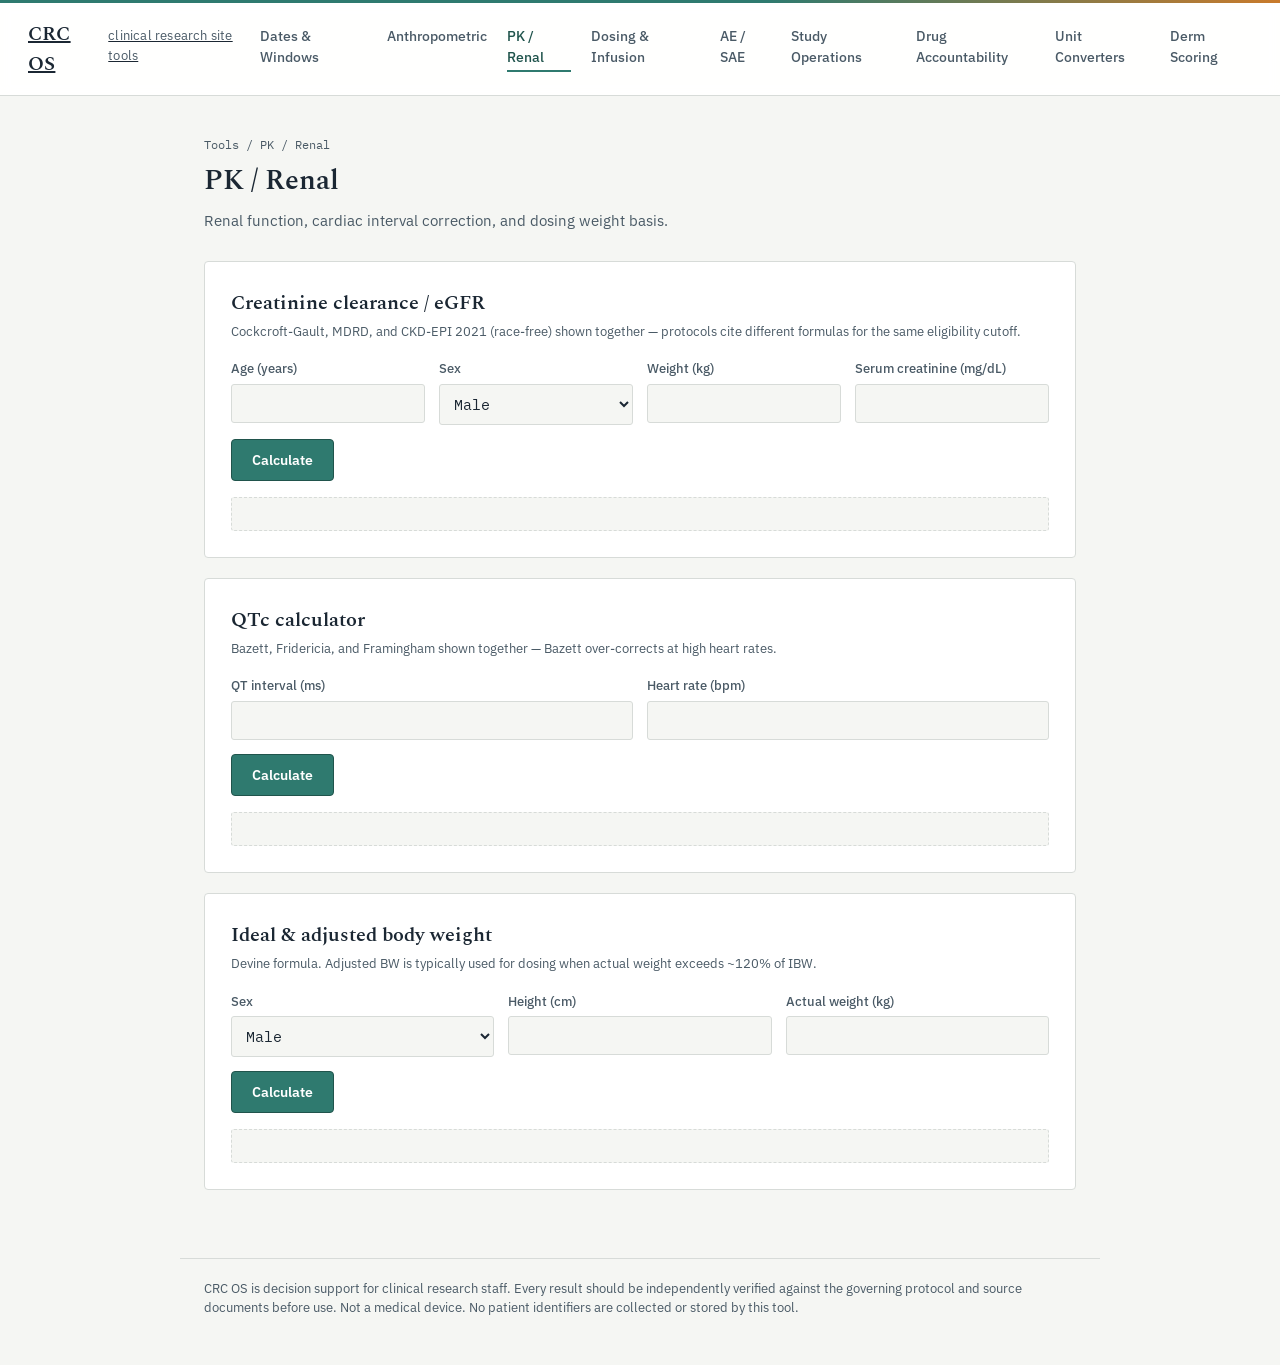
<file: renal.html>
<!DOCTYPE html>
<html lang="en">
<head>
<meta charset="UTF-8">
<meta name="viewport" content="width=device-width, initial-scale=1.0">
<title>PK / Renal — CRC OS</title>
<meta name="description" content="Renal function, cardiac interval correction, and dosing weight basis. Free, no-login clinical calculators for research coordinators — Creatinine clearance / eGFR · QTc · Ideal & adjusted body weight.">
<meta name="theme-color" content="#2F7A6F">
<meta property="og:title" content="PK / Renal — CRC OS">
<meta property="og:description" content="Renal function, cardiac interval correction, and dosing weight basis. Free, no-login clinical calculators for research coordinators — Creatinine clearance / eGFR · QTc · Ideal & adjusted body weight.">
<meta property="og:type" content="website">
<link rel="icon" href="data:image/svg+xml,%3Csvg xmlns='http://www.w3.org/2000/svg' viewBox='0 0 100 100'%3E%3Crect width='100' height='100' rx='14' fill='%231B2733'/%3E%3Ctext x='50' y='66' font-family='Georgia,serif' font-size='52' font-weight='600' fill='%232F7A6F' text-anchor='middle'%3EC%3C/text%3E%3C/svg%3E">
<link rel="preconnect" href="https://fonts.googleapis.com">
<link href="https://fonts.googleapis.com/css2?family=Spectral:wght@400;500;600;700&family=IBM+Plex+Sans:wght@400;500;600&family=IBM+Plex+Mono:wght@400;500;600&display=swap" rel="stylesheet">
<style>
:root{
    --ink:#1B2733;
    --ink-soft:#4A5A66;
    --teal:#2F7A6F;
    --teal-dark:#20544C;
    --amber:#C97A2B;
    --paper:#F5F6F3;
    --panel:#FFFFFF;
    --line:#D7DBD8;
    --line-soft:#E7E9E6;
    --serif: 'Spectral', Georgia, serif;
    --sans: 'IBM Plex Sans', -apple-system, sans-serif;
    --mono: 'IBM Plex Mono', 'SFMono-Regular', monospace;
  }
  *{box-sizing:border-box;}
  html{scroll-behavior:smooth;}
  body{
    margin:0;
    background:var(--paper);
    color:var(--ink);
    font-family:var(--sans);
    line-height:1.5;
  }
  a{color:var(--teal-dark);}

  /* ---- Top bar ---- */
  .accent-bar{
    height:3px;
    background:linear-gradient(90deg, var(--teal) 0%, var(--teal) 60%, var(--amber) 100%);
  }
  header.site{
    display:flex;
    align-items:center;
    justify-content:space-between;
    padding:16px 28px;
    border-bottom:1px solid var(--line);
    background:rgba(255,255,255,0.92);
    backdrop-filter:saturate(1.1) blur(6px);
    position:sticky;
    top:0;
    z-index:10;
  }
  .brand{
    font-family:var(--serif);
    font-weight:600;
    font-size:20px;
    letter-spacing:0.2px;
    color:var(--ink);
    display:flex;
    align-items:baseline;
    gap:8px;
  }
  .brand small{
    font-family:var(--sans);
    font-weight:400;
    font-size:13px;
    color:var(--ink-soft);
  }
  nav.site-nav{display:flex; gap:20px; font-size:14px;}
  nav.site-nav a{text-decoration:none; color:var(--ink-soft); font-weight:500;}
  nav.site-nav a:hover{color:var(--teal-dark);}

  /* ---- Hero / flagship tool ---- */
  .hero{
    max-width:920px;
    margin:0 auto;
    padding:48px 24px 8px;
  }
  .hero h1{
    font-family:var(--serif);
    font-size:34px;
    font-weight:600;
    margin:0 0 10px;
    max-width:560px;
    line-height:1.15;
  }
  .hero p.lede{
    color:var(--ink-soft);
    max-width:520px;
    margin:0 0 32px;
    font-size:16px;
  }

  /* ---- Panels (tool cards) ---- */
  .panel{
    background:var(--panel);
    border:1px solid var(--line);
    border-radius:4px;
    padding:26px;
    margin-bottom:20px;
    transition:border-color 0.15s ease;
  }
  .panel:hover{border-color:#c7ccc8;}
  .panel-flagship{
    padding:28px;
    border-left:3px solid var(--teal);
  }
  .panel h2{
    font-family:var(--serif);
    font-size:20px;
    font-weight:600;
    margin:0 0 4px;
  }
  .panel .sub{
    font-size:13px;
    color:var(--ink-soft);
    margin:0 0 18px;
  }
  .field-row{
    display:flex;
    flex-wrap:wrap;
    gap:14px;
    margin-bottom:14px;
  }
  .field{
    display:flex;
    flex-direction:column;
    gap:6px;
    flex:1 1 140px;
    min-width:120px;
  }
  .field label{
    font-size:12.5px;
    color:var(--ink-soft);
    font-weight:500;
  }
  .field input, .field select{
    font-family:var(--mono);
    font-size:15px;
    padding:9px 10px;
    border:1px solid var(--line);
    border-radius:3px;
    background:var(--paper);
    color:var(--ink);
  }
  .field input:focus, .field select:focus{
    outline:2px solid var(--teal);
    outline-offset:1px;
    border-color:var(--teal);
  }
  .btn{
    font-family:var(--sans);
    font-weight:600;
    font-size:14px;
    padding:11px 20px;
    border-radius:4px;
    border:1px solid var(--teal-dark);
    background:var(--teal);
    color:#fff;
    cursor:pointer;
    transition:background 0.12s ease, transform 0.06s ease;
  }
  .btn:hover{background:var(--teal-dark);}
  .btn:active{transform:translateY(1px);}
  .btn.ghost{
    background:transparent;
    color:var(--ink-soft);
    border:1px solid var(--line);
    font-weight:500;
  }
  .btn.ghost:hover{border-color:var(--ink-soft); color:var(--ink); background:var(--paper);}

  .result{
    margin-top:16px;
    padding:16px 18px;
    background:var(--paper);
    border:1px dashed var(--line);
    border-radius:3px;
    font-family:var(--mono);
    font-size:14px;
    white-space:pre-wrap;
    min-height:20px;
  }
  .result .headline{
    font-size:22px;
    font-weight:600;
    color:var(--teal-dark);
    display:block;
    margin-bottom:6px;
  }
  .result .formula{
    color:var(--ink-soft);
    font-size:12.5px;
  }
  .flag-warn{color:var(--amber); font-weight:600;}

  .copy-btn{
    margin-top:10px;
    font-family:var(--sans);
    font-size:12.5px;
    color:var(--teal-dark);
    background:none;
    border:none;
    cursor:pointer;
    padding:0;
    text-decoration:underline;
  }

  /* ---- Tool grid ---- */
  .section{
    max-width:920px;
    margin:0 auto;
    padding:12px 24px 8px;
  }
  .section h3.cat{
    font-family:var(--serif);
    font-size:15px;
    font-weight:600;
    text-transform:none;
    color:var(--ink-soft);
    border-bottom:1px solid var(--line-soft);
    padding-bottom:8px;
    margin:36px 0 16px;
  }
  table.calc-table{
    width:100%;
    border-collapse:collapse;
  }
  table.calc-table td{
    padding:8px 4px;
    font-family:var(--mono);
    font-size:14px;
  }
  table.calc-table tr{border-bottom:1px solid var(--line-soft);}
  .visit-table{width:100%; border-collapse:collapse; margin-top:6px;}
  .visit-table th{
    text-align:left;
    font-size:12px;
    color:var(--ink-soft);
    font-weight:500;
    padding:6px 8px;
    border-bottom:1px solid var(--line);
  }
  .visit-table td{
    padding:7px 8px;
    font-family:var(--mono);
    font-size:13.5px;
    border-bottom:1px solid var(--line-soft);
  }
  .visit-table tr.oow td{color:var(--amber); font-weight:600;}

  footer.site{
    max-width:920px;
    margin:40px auto 0;
    padding:20px 24px 48px;
    font-size:12.5px;
    color:var(--ink-soft);
    border-top:1px solid var(--line);
  }

  .badge{
    display:inline-block;
    font-family:var(--sans);
    font-size:11px;
    font-weight:600;
    letter-spacing:0.3px;
    padding:2px 8px;
    border-radius:3px;
    background:var(--teal);
    color:#fff;
    vertical-align:middle;
    margin-left:8px;
  }
  .panel-vasi{border-left:3px solid #3b6ea5;}
  .panel-salt{border-left:3px solid #2f7a4f;}
  .panel-easi{border-left:3px solid #6a4c93;}
  .module-note{
    font-size:13.5px;
    color:var(--ink-soft);
    max-width:640px;
    margin:0 0 20px;
    line-height:1.5;
  }
  .region-grid{
    display:grid;
    grid-template-columns:1fr 1fr;
    gap:12px 18px;
    margin-bottom:16px;
  }
  .region-grid .field{min-width:0;}
  .region-title{
    font-family:var(--sans);
    font-size:13px;
    font-weight:600;
    color:var(--ink);
    grid-column:1 / -1;
    margin-top:8px;
    border-bottom:1px solid var(--line-soft);
    padding-bottom:4px;
  }
  .ctcae-search{margin-bottom:10px;}
  table.ctcae-table{width:100%; border-collapse:collapse; font-size:13px;}
  table.ctcae-table th{
    text-align:left; padding:6px 8px; border-bottom:1px solid var(--line);
    font-size:12px; color:var(--ink-soft); font-weight:500;
  }
  table.ctcae-table td{padding:7px 8px; border-bottom:1px solid var(--line-soft); vertical-align:top;}
  table.ctcae-table tr.hidden{display:none;}

  /* ---- Accessibility utilities ---- */
.visually-hidden{
  position:absolute;
  width:1px; height:1px;
  padding:0; margin:-1px;
  overflow:hidden;
  clip:rect(0,0,0,0);
  white-space:nowrap;
  border:0;
}
.skip-link{
  position:absolute;
  left:-999px;
  top:0;
  background:var(--teal-dark);
  color:#fff;
  padding:10px 16px;
  z-index:100;
  font-size:14px;
  font-family:var(--sans);
  text-decoration:none;
}
.skip-link:focus{left:12px; top:12px;}

input.ctcae-search{
  font-family:var(--mono);
  font-size:14px;
  padding:9px 10px;
  border:1px solid var(--line);
  border-radius:3px;
  background:var(--paper);
  color:var(--ink);
  width:100%;
  max-width:400px;
}
input.ctcae-search:focus{outline:2px solid var(--teal); outline-offset:1px; border-color:var(--teal);}

/* ---- Multi-page nav ---- */
.all-tools-link{
  display:none;
  font-size:13px;
  font-weight:500;
  color:var(--ink-soft);
  text-decoration:none;
  border:1px solid var(--line);
  padding:6px 12px;
  border-radius:3px;
}
nav.site-nav a.active{color:var(--teal-dark); border-bottom:2px solid var(--teal); padding-bottom:2px;}

/* ---- Home page ---- */
.home-hero{
  max-width:720px;
  margin:0 auto;
  padding:64px 24px 16px;
}
.home-hero .eyebrow{
  font-family:var(--mono);
  font-size:12.5px;
  font-weight:500;
  letter-spacing:0.4px;
  color:var(--teal-dark);
  text-transform:uppercase;
  margin-bottom:14px;
}
.home-hero h1{
  font-family:var(--serif);
  font-size:42px;
  font-weight:600;
  line-height:1.14;
  letter-spacing:-0.3px;
  margin:0 0 18px;
}
.home-hero p.lede{
  font-size:17.5px;
  color:var(--ink-soft);
  max-width:540px;
  margin:0 0 8px;
  line-height:1.55;
}
.home-meta{
  font-family:var(--mono);
  font-size:12.5px;
  color:var(--ink-soft);
  margin:22px 0 0;
  padding-top:16px;
  border-top:1px solid var(--line-soft);
  display:inline-block;
}

.cat-grid{
  max-width:960px;
  margin:0 auto;
  padding:32px 24px 8px;
  display:grid;
  grid-template-columns:repeat(3, 1fr);
  gap:1px;
  background:var(--line);
  border:1px solid var(--line);
}
.cat-card{
  background:var(--panel);
  padding:24px 22px;
  text-decoration:none;
  color:var(--ink);
  display:flex;
  flex-direction:column;
  gap:8px;
  position:relative;
  transition:background 0.15s ease, transform 0.15s ease;
}
.cat-card:hover{background:var(--paper); transform:translateY(-2px);}
.cat-card:hover .cat-name{color:var(--teal-dark);}
.cat-card .cat-index{
  font-family:var(--mono);
  font-size:11px;
  color:var(--line);
  font-weight:600;
  position:absolute;
  top:18px;
  right:20px;
}
.cat-card .cat-name{
  font-family:var(--serif);
  font-size:18px;
  font-weight:600;
  color:var(--ink);
  transition:color 0.15s ease;
  padding-right:28px;
}
.cat-card .cat-count{
  font-family:var(--mono);
  font-size:11.5px;
  color:var(--teal-dark);
  font-weight:600;
}
.cat-card .cat-desc{
  font-size:13.5px;
  color:var(--ink-soft);
  line-height:1.5;
}
.cat-card .cat-tools{
  font-family:var(--mono);
  font-size:11.5px;
  color:var(--ink-soft);
  margin-top:auto;
  padding-top:10px;
  border-top:1px solid var(--line-soft);
}

.principles{
  max-width:720px;
  margin:44px auto 0;
  padding:0 24px;
}
.principles h2{
  font-family:var(--serif);
  font-size:20px;
  font-weight:600;
  margin:0 0 18px;
  border-bottom:1px solid var(--line-soft);
  padding-bottom:10px;
}
.principle-row{
  display:flex;
  gap:16px;
  padding:14px 0;
  border-bottom:1px solid var(--line-soft);
}
.principle-row .p-term{
  font-family:var(--mono);
  font-size:13px;
  font-weight:600;
  color:var(--teal-dark);
  flex:0 0 150px;
}
.principle-row .p-desc{
  font-size:14px;
  color:var(--ink-soft);
  line-height:1.5;
}

/* ---- Tool page header ---- */
.page-head{
  max-width:920px;
  margin:0 auto;
  padding:40px 24px 8px;
}
.page-head .eyebrow{
  font-family:var(--mono);
  font-size:12px;
  color:var(--ink-soft);
}
.page-head h1{
  font-family:var(--serif);
  font-size:28px;
  font-weight:600;
  margin:6px 0 8px;
}
.page-head p.lede{
  color:var(--ink-soft);
  max-width:560px;
  margin:0 0 8px;
  font-size:15px;
}

@media (max-width:760px){
  .cat-grid{grid-template-columns:1fr;}
}
@media (max-width:640px){
  .all-tools-link{display:inline-block;}
  .home-hero h1{font-size:28px;}
  .page-head h1{font-size:23px;}
    .region-grid{grid-template-columns:1fr;}
    .hero h1{font-size:27px;}
    nav.site-nav{display:none;}
    .panel{padding:18px;}
  }

</style>
</head>
<body>
<a class="skip-link" href="#main">Skip to content</a>
<div class="accent-bar"></div>
<header class="site">
  <a href="../index.html" class="brand">CRC OS <small>clinical research site tools</small></a>
  <a href="../index.html#tools" class="all-tools-link">All tools</a>
  <nav class="site-nav">
    <a href="../tools/dates.html">Dates & Windows</a>
    <a href="../tools/anthropometric.html">Anthropometric</a>
    <a href="../tools/renal.html" class="active">PK / Renal</a>
    <a href="../tools/dosing.html">Dosing & Infusion</a>
    <a href="../tools/ae-sae.html">AE / SAE</a>
    <a href="../tools/study-ops.html">Study Operations</a>
    <a href="../tools/accountability.html">Drug Accountability</a>
    <a href="../tools/converters.html">Unit Converters</a>
    <a href="../tools/derm-scoring.html">Derm Scoring</a>
  </nav>
</header>
<main id="main">
<div class="page-head">
  <div class="eyebrow">Tools / PK / Renal</div>
  <h1>PK / Renal</h1>
  <p class="lede">Renal function, cardiac interval correction, and dosing weight basis.</p>
  
</div>

<div class="section">
  <div class="panel">
    <h2>Creatinine clearance / eGFR</h2>
    <p class="sub">Cockcroft-Gault, MDRD, and CKD-EPI 2021 (race-free) shown together — protocols cite different formulas for the same eligibility cutoff.</p>
    <div class="field-row">
      <div class="field"><label for="cr-age">Age (years)</label><input type="number" id="cr-age"></div>
      <div class="field"><label for="cr-sex">Sex</label>
        <select id="cr-sex"><option value="M">Male</option><option value="F">Female</option></select>
      </div>
      <div class="field"><label for="cr-wt">Weight (kg)</label><input type="number" id="cr-wt" step="0.1"></div>
      <div class="field"><label for="cr-scr">Serum creatinine (mg/dL)</label><input type="number" id="cr-scr" step="0.01"></div>
    </div>
    <button type="button" class="btn" onclick="calcCrCl()">Calculate</button>
    <div class="result" aria-live="polite" id="cr-result"></div>
  </div>

  <div class="panel">
    <h2>QTc calculator</h2>
    <p class="sub">Bazett, Fridericia, and Framingham shown together — Bazett over-corrects at high heart rates.</p>
    <div class="field-row">
      <div class="field"><label for="qtc-qt">QT interval (ms)</label><input type="number" id="qtc-qt" step="1"></div>
      <div class="field"><label for="qtc-hr">Heart rate (bpm)</label><input type="number" id="qtc-hr" step="1"></div>
    </div>
    <button type="button" class="btn" onclick="calcQTc()">Calculate</button>
    <div class="result" aria-live="polite" id="qtc-result"></div>
  </div>

  <div class="panel">
    <h2>Ideal &amp; adjusted body weight</h2>
    <p class="sub">Devine formula. Adjusted BW is typically used for dosing when actual weight exceeds ~120% of IBW.</p>
    <div class="field-row">
      <div class="field"><label for="ibw-sex">Sex</label>
        <select id="ibw-sex"><option value="M">Male</option><option value="F">Female</option></select>
      </div>
      <div class="field"><label for="ibw-ht">Height (cm)</label><input type="number" id="ibw-ht" step="0.1"></div>
      <div class="field"><label for="ibw-wt">Actual weight (kg)</label><input type="number" id="ibw-wt" step="0.1"></div>
    </div>
    <button type="button" class="btn" onclick="calcIBW()">Calculate</button>
    <div class="result" aria-live="polite" id="ibw-result"></div>
  </div>
</div>
</main>
<footer class="site">
  CRC OS is decision support for clinical research staff. Every result should be independently verified against the governing protocol and source documents before use. Not a medical device. No patient identifiers are collected or stored by this tool.
</footer>
<script>
function fmt(n, d=2){ return Number(n).toLocaleString(undefined,{minimumFractionDigits:d, maximumFractionDigits:d}); }
function copyResult(text){ navigator.clipboard.writeText(text).catch(()=>{}); }

function addCopyBtn(containerId, text){
  const el = document.getElementById(containerId);
  const btn = document.createElement('button');
  btn.type='button';
  btn.className='copy-btn';
  btn.textContent='Copy for source note';
  btn.onclick=()=>copyResult(text);
  el.appendChild(btn);
}

/* ---- BMI ---- */
function calcBMI(){
  const wt = parseFloat(document.getElementById('bmi-wt').value);
  const ht = parseFloat(document.getElementById('bmi-ht').value)/100;
  const out = document.getElementById('bmi-result');
  if(!wt || !ht){ out.innerHTML='Enter weight and height.'; return; }
  const bmi = wt/(ht*ht);
  const text = `BMI: ${fmt(bmi,1)} kg/m²  (weight ${wt} kg, height ${ht*100} cm) — computed by CRC OS`;
  out.innerHTML = `<span class="headline">${fmt(bmi,1)} kg/m²</span><span class="formula">BMI = weight(kg) / height(m)²</span>`;
  addCopyBtn('bmi-result', text);
}

/* ---- BSA ---- */
function calcBSA(){
  const wt = parseFloat(document.getElementById('bsa-wt').value);
  const ht = parseFloat(document.getElementById('bsa-ht').value);
  const out = document.getElementById('bsa-result');
  if(!wt || !ht){ out.innerHTML='Enter weight and height.'; return; }
  const mosteller = Math.sqrt((wt*ht)/3600);
  const dubois = 0.007184*Math.pow(wt,0.425)*Math.pow(ht,0.725);
  const haycock = 0.024265*Math.pow(wt,0.5378)*Math.pow(ht,0.3964);
  const boyd = 0.0003207*Math.pow(wt,(0.7285-0.0188*Math.log10(wt)))*Math.pow(ht,0.3);
  out.innerHTML = `<span class="headline">Mosteller: ${fmt(mosteller,2)} m²</span>` +
    `<span class="formula">Du Bois: ${fmt(dubois,2)} m²  |  Haycock: ${fmt(haycock,2)} m²  |  Boyd: ${fmt(boyd,2)} m²</span>`;
  addCopyBtn('bsa-result', `BSA (Mosteller): ${fmt(mosteller,2)} m² | Du Bois: ${fmt(dubois,2)} m² | Haycock: ${fmt(haycock,2)} m² | Boyd: ${fmt(boyd,2)} m² — wt ${wt}kg, ht ${ht}cm — CRC OS`);
}

/* ---- Creatinine clearance / eGFR ---- */
function calcCrCl(){
  const age = parseFloat(document.getElementById('cr-age').value);
  const sex = document.getElementById('cr-sex').value;
  const wt = parseFloat(document.getElementById('cr-wt').value);
  const scr = parseFloat(document.getElementById('cr-scr').value);
  const out = document.getElementById('cr-result');
  if(!age || !wt || !scr){ out.innerHTML='Enter age, weight, and serum creatinine.'; return; }

  // Cockcroft-Gault
  let cg = ((140-age)*wt)/(72*scr);
  if(sex==='F') cg *= 0.85;

  // CKD-EPI 2021 (race-free)
  const kappa = sex==='F' ? 0.7 : 0.9;
  const alpha = sex==='F' ? -0.241 : -0.302;
  const scrK = scr/kappa;
  const minTerm = Math.pow(Math.min(scrK,1), alpha);
  const maxTerm = Math.pow(Math.max(scrK,1), -1.200);
  let egfr = 142 * minTerm * maxTerm * Math.pow(0.9938, age);
  if(sex==='F') egfr *= 1.012;

  out.innerHTML = `<span class="headline">Cockcroft-Gault: ${fmt(cg,1)} mL/min</span>` +
    `<span class="formula">CKD-EPI 2021 eGFR: ${fmt(egfr,1)} mL/min/1.73m²</span>` +
    `<span class="formula">CG = [(140-age)×weight(kg)] / (72×SCr) ${sex==='F'?'× 0.85':''}. CKD-EPI 2021 is race-free per NKF/ASN recommendation.</span>` +
    (Math.abs(cg-egfr) > 15 ? `<br><span class="flag-warn">⚠ Formulas diverge by >15 — check which one the protocol specifies for eligibility.</span>` : '');
  addCopyBtn('cr-result', `CrCl (Cockcroft-Gault): ${fmt(cg,1)} mL/min | eGFR (CKD-EPI 2021): ${fmt(egfr,1)} mL/min/1.73m² — age ${age}, ${sex}, wt ${wt}kg, SCr ${scr} — CRC OS`);
}

/* ---- Dose conversion ---- */
function calcDoseConv(){
  const dose = parseFloat(document.getElementById('dc-dose').value);
  const dir = document.getElementById('dc-dir').value;
  const wt = parseFloat(document.getElementById('dc-wt').value);
  const ht = parseFloat(document.getElementById('dc-ht').value);
  const out = document.getElementById('dc-result');
  if(!dose || !wt || !ht){ out.innerHTML='Enter dose, weight, and height.'; return; }
  const bsa = Math.sqrt((wt*ht)/3600); // Mosteller
  let result, label;
  if(dir==='k2m'){ result = dose*wt/bsa; label='mg/m²'; }
  else { result = dose*bsa/wt; label='mg/kg'; }
  out.innerHTML = `<span class="headline">${fmt(result,2)} ${label}</span><span class="formula">Using BSA (Mosteller) = ${fmt(bsa,2)} m²</span>`;
  addCopyBtn('dc-result', `Dose conversion: ${dose} → ${fmt(result,2)} ${label} (BSA Mosteller ${fmt(bsa,2)} m²) — CRC OS`);
}

/* ---- Infusion rate ---- */
function calcInfusion(){
  const vol = parseFloat(document.getElementById('ir-vol').value);
  const min = parseFloat(document.getElementById('ir-min').value);
  const drop = parseFloat(document.getElementById('ir-drop').value);
  const out = document.getElementById('ir-result');
  if(!vol || !min){ out.innerHTML='Enter volume and duration.'; return; }
  const mlhr = vol/(min/60);
  let extra = '';
  if(drop){
    const gttmin = (vol*drop)/min;
    extra = `<span class="formula">Drip rate: ${fmt(gttmin,0)} gtt/min (drop factor ${drop} gtt/mL)</span>`;
  }
  out.innerHTML = `<span class="headline">${fmt(mlhr,1)} mL/hr</span>${extra}`;
  addCopyBtn('ir-result', `Infusion rate: ${fmt(mlhr,1)} mL/hr for ${vol}mL over ${min}min — CRC OS`);
}

/* ---- Age / date ---- */
function calcAge(){
  const dob = new Date(document.getElementById('age-dob').value);
  const ref = new Date(document.getElementById('age-ref').value);
  const out = document.getElementById('age-result');
  if(isNaN(dob) || isNaN(ref)){ out.innerHTML='Enter both dates.'; return; }
  const days = Math.round((ref-dob)/86400000);
  let years = ref.getFullYear()-dob.getFullYear();
  const m = ref.getMonth()-dob.getMonth();
  if(m<0 || (m===0 && ref.getDate()<dob.getDate())) years--;
  out.innerHTML = `<span class="headline">${years} years old</span><span class="formula">${days} total days between dates</span>`;
  addCopyBtn('age-result', `Age at reference date: ${years} years (${days} days) — CRC OS`);
}

/* ---- Unit converter ---- */
function calcUnit(){
  const v = parseFloat(document.getElementById('uc-val').value);
  const type = document.getElementById('uc-type').value;
  const out = document.getElementById('uc-result');
  if(isNaN(v)){ out.innerHTML='Enter a value.'; return; }
  let r, label;
  switch(type){
    case 'lbkg': r=v*0.453592; label='kg'; break;
    case 'kglb': r=v/0.453592; label='lb'; break;
    case 'incm': r=v*2.54; label='cm'; break;
    case 'cmin': r=v/2.54; label='in'; break;
    case 'fc': r=(v-32)*5/9; label='°C'; break;
    case 'cf': r=(v*9/5)+32; label='°F'; break;
    case 'glucose_mgdl_mmol': r=v/18.0182; label='mmol/L'; break;
    case 'glucose_mmol_mgdl': r=v*18.0182; label='mg/dL'; break;
    case 'creat_mgdl_umol': r=v*88.42; label='µmol/L'; break;
    case 'creat_umol_mgdl': r=v/88.42; label='mg/dL'; break;
  }
  out.innerHTML = `<span class="headline">${fmt(r,3)} ${label}</span>`;
  addCopyBtn('uc-result', `${v} → ${fmt(r,3)} ${label} — CRC OS`);
}

/* ---- Visit window calculator ---- */
let visitRows = [];
function addVisitRow(){
  const raw = document.getElementById('vw-schedule').value.trim();
  if(!raw) return;
  const parts = raw.split(',').map(s=>s.trim());
  if(parts.length<3){ alert('Format: day, ± window days, label — e.g. 14,3,Week 2'); return; }
  visitRows.push({day:parseFloat(parts[0]), window:parseFloat(parts[1]), label:parts.slice(2).join(',')});
  document.getElementById('vw-schedule').value='';
  const listEl = document.getElementById('vw-list');
  listEl.style.display='block';
  listEl.innerHTML = visitRows.map(v=>`Day ${v.day} (±${v.window}) — ${v.label}`).join('\n');
}
function resetVisits(){
  visitRows=[];
  document.getElementById('vw-list').style.display='none';
  document.getElementById('vw-list').innerHTML='';
  document.getElementById('vw-result').innerHTML='';
}
function calcVisitWindows(){
  const day1val = document.getElementById('vw-day1').value;
  const out = document.getElementById('vw-result');
  if(!day1val){ out.innerHTML='<div class="result">Set Day 1 first.</div>'; return; }
  if(visitRows.length===0){ out.innerHTML='<div class="result">Add at least one visit.</div>'; return; }
  const day1 = new Date(day1val+'T00:00:00');
  let rows = visitRows.map(v=>{
    const target = new Date(day1); target.setDate(target.getDate()+v.day);
    const early = new Date(target); early.setDate(early.getDate()-v.window);
    const late = new Date(target); late.setDate(late.getDate()+v.window);
    const dow = target.toLocaleDateString(undefined,{weekday:'short'});
    const weekend = (target.getDay()===0 || target.getDay()===6);
    return {label:v.label, target, early, late, dow, weekend};
  });
  const dstr = d => d.toLocaleDateString(undefined,{year:'numeric',month:'short',day:'numeric'});
  let html = `<table class="visit-table"><thead><tr><th>Visit</th><th>Target date</th><th>Window opens</th><th>Window closes</th></tr></thead><tbody>`;
  rows.forEach(r=>{
    html += `<tr class="${r.weekend?'oow':''}"><td>${r.label}</td><td>${dstr(r.target)} (${r.dow})${r.weekend?' ⚠ weekend':''}</td><td>${dstr(r.early)}</td><td>${dstr(r.late)}</td></tr>`;
  });
  html += `</tbody></table>`;
  document.getElementById('vw-result').innerHTML = `<div class="panel" style="border-left:3px solid var(--teal); margin-top:14px;">${html}
    <button class="copy-btn" onclick="copyVisitTable()">Copy for source note</button></div>`;
  window._vwRows = rows;
  window._vwDstr = dstr;
}
function copyVisitTable(){
  const rows = window._vwRows||[]; const dstr = window._vwDstr;
  const text = rows.map(r=>`${r.label}: target ${dstr(r.target)}, window ${dstr(r.early)}–${dstr(r.late)}${r.weekend?' (weekend)':''}`).join('\n');
  copyResult('Visit schedule — CRC OS\n'+text);
}

/* ---- QTc ---- */
function calcQTc(){
  const qt = parseFloat(document.getElementById('qtc-qt').value);
  const hr = parseFloat(document.getElementById('qtc-hr').value);
  const out = document.getElementById('qtc-result');
  if(!qt || !hr){ out.innerHTML='Enter QT and heart rate.'; return; }
  const rr = 60/hr; // seconds
  const qtSec = qt/1000;
  const bazett = (qtSec/Math.sqrt(rr))*1000;
  const fridericia = (qtSec/Math.cbrt(rr))*1000;
  const framingham = (qtSec + 0.154*(1-rr))*1000;
  out.innerHTML = `<span class="headline">Bazett: ${fmt(bazett,0)} ms</span>` +
    `<span class="formula">Fridericia: ${fmt(fridericia,0)} ms  |  Framingham: ${fmt(framingham,0)} ms  (RR ${fmt(rr,2)}s)</span>`;
  addCopyBtn('qtc-result', `QTc — Bazett ${fmt(bazett,0)}ms, Fridericia ${fmt(fridericia,0)}ms, Framingham ${fmt(framingham,0)}ms (QT ${qt}ms, HR ${hr}) — CRC OS`);
}

/* ---- IBW / Adjusted BW ---- */
function calcIBW(){
  const sex = document.getElementById('ibw-sex').value;
  const htCm = parseFloat(document.getElementById('ibw-ht').value);
  const wt = parseFloat(document.getElementById('ibw-wt').value);
  const out = document.getElementById('ibw-result');
  if(!htCm || !wt){ out.innerHTML='Enter height and weight.'; return; }
  const htIn = htCm/2.54;
  const base = sex==='F' ? 45.5 : 50;
  const ibw = base + 2.3*(htIn-60);
  let extra = '';
  let text = `IBW ${fmt(ibw,1)}kg`;
  if(wt > ibw*1.2){
    const adjbw = ibw + 0.4*(wt-ibw);
    extra = `<span class="formula">Actual weight exceeds ~120% of IBW — Adjusted BW: ${fmt(adjbw,1)} kg</span>`;
    text += `, AdjBW ${fmt(adjbw,1)}kg (actual wt ${wt}kg exceeds 120% IBW)`;
  }
  out.innerHTML = `<span class="headline">IBW: ${fmt(ibw,1)} kg</span>${extra}<span class="formula">Devine: ${sex==='F'?'45.5':'50'} + 2.3 × (height(in) − 60)</span>`;
  addCopyBtn('ibw-result', text+' — CRC OS');
}

/* ---- Study day ---- */
function calcStudyDay(){
  const day1val = document.getElementById('sd-day1').value;
  const n = parseInt(document.getElementById('sd-day').value);
  const out = document.getElementById('sd-result');
  if(!day1val || isNaN(n)){ out.innerHTML='Enter Day 1 and a study day.'; return; }
  const day1 = new Date(day1val+'T00:00:00');
  const offset = n>0 ? n-1 : n;
  const d = new Date(day1); d.setDate(d.getDate()+offset);
  const dstr = d.toLocaleDateString(undefined,{year:'numeric',month:'short',day:'numeric', weekday:'short'});
  out.innerHTML = `<span class="headline">Day ${n} = ${dstr}</span><span class="formula">No Day 0 exists between Day -1 and Day 1</span>`;
  addCopyBtn('sd-result', `Study Day ${n} = ${dstr} (Day 1 = ${day1val}) — CRC OS`);
}

/* ---- Date add/subtract ---- */
function calcDateAdd(){
  const dateVal = document.getElementById('da-date').value;
  const days = parseInt(document.getElementById('da-days').value);
  const out = document.getElementById('da-result');
  if(!dateVal || isNaN(days)){ out.innerHTML='Enter a date and number of days.'; return; }
  const d = new Date(dateVal+'T00:00:00'); d.setDate(d.getDate()+days);
  const dstr = d.toLocaleDateString(undefined,{year:'numeric',month:'short',day:'numeric', weekday:'short'});
  out.innerHTML = `<span class="headline">${dstr}</span>`;
  addCopyBtn('da-result', `${dateVal} ${days>=0?'+':''}${days} days = ${dstr} — CRC OS`);
}

/* ---- SAE timeline ---- */
function calcSAETimeline(){
  const val = document.getElementById('sae-aware').value;
  const out = document.getElementById('sae-result');
  if(!val){ out.innerHTML='Enter the date/time of awareness.'; return; }
  const t0 = new Date(val);
  const fmtDT = d => d.toLocaleString(undefined,{year:'numeric',month:'short',day:'numeric',hour:'2-digit',minute:'2-digit'});
  const h24 = new Date(t0); h24.setHours(h24.getHours()+24);
  const d7 = new Date(t0); d7.setDate(d7.getDate()+7);
  const d15 = new Date(t0); d15.setDate(d15.getDate()+15);
  out.innerHTML = `<span class="headline">24-hr notification: ${fmtDT(h24)}</span>` +
    `<span class="formula">7-day report (fatal/life-threatening unexpected): ${fmtDT(d7)}</span>` +
    `<span class="formula">15-day report (other serious unexpected): ${fmtDT(d15)}</span>`;
  addCopyBtn('sae-result', `SAE aware ${fmtDT(t0)} → 24hr: ${fmtDT(h24)} | 7-day: ${fmtDT(d7)} | 15-day: ${fmtDT(d15)} — CRC OS`);
}

/* ---- Naranjo ---- */
const naranjoQ = [
  {q:"1. Are there previous conclusive reports on this reaction?", opts:{yes:1,no:0,unk:0}},
  {q:"2. Did the adverse event appear after the suspected drug was given?", opts:{yes:2,no:-1,unk:0}},
  {q:"3. Did the reaction improve when the drug was discontinued or a specific antagonist given?", opts:{yes:1,no:0,unk:0}},
  {q:"4. Did the reaction reappear when the drug was readministered?", opts:{yes:2,no:-1,unk:0}},
  {q:"5. Are there alternative causes that could have caused the reaction?", opts:{yes:-1,no:2,unk:0}},
  {q:"6. Did the reaction reappear when a placebo was given?", opts:{yes:-1,no:1,unk:0}},
  {q:"7. Was the drug detected in blood/fluids at known-toxic concentrations?", opts:{yes:1,no:0,unk:0}},
  {q:"8. Was the reaction more severe with dose increase, or less severe with dose decrease?", opts:{yes:1,no:0,unk:0}},
  {q:"9. Did the patient have a similar reaction to the same/similar drug previously?", opts:{yes:1,no:0,unk:0}},
  {q:"10. Was the adverse event confirmed by objective evidence?", opts:{yes:1,no:0,unk:0}}
];
(function buildNaranjo(){
  const el = document.getElementById('naranjo-form');
  if(!el) return;
  el.innerHTML = naranjoQ.map((item,i)=>`
    <div class="field-row">
      <div class="field" style="flex:3 1 300px;"><label for="nar-${i}">${item.q}</label></div>
      <div class="field" style="flex:1 1 140px;">
        <select id="nar-${i}"><option value="unk">Unknown</option><option value="yes">Yes</option><option value="no">No</option></select>
      </div>
    </div>`).join('');
})();
function calcNaranjo(){
  let score = 0;
  naranjoQ.forEach((item,i)=>{
    const v = document.getElementById('nar-'+i).value;
    score += item.opts[v];
  });
  let cat = score>=9?'Definite':score>=5?'Probable':score>=1?'Possible':'Doubtful';
  const out = document.getElementById('naranjo-result');
  out.innerHTML = `<span class="headline">Score: ${score} — ${cat}</span>`;
  addCopyBtn('naranjo-result', `Naranjo score ${score} (${cat}) — CRC OS`);
}

/* ---- CTCAE quick reference ---- */
const ctcaeData = [
  ["Rash maculo-papular","<10% BSA","10-30% BSA, ±symptoms","30%+ BSA, or limiting self-care ADL","Life-threatening; skin sloughing"],
  ["Pruritus","Mild, topical intervention","Intense/widespread, oral intervention, limiting ADL","","-"],
  ["Fatigue","Relieved by rest","Not relieved by rest, limiting instrumental ADL","Not relieved by rest, limiting self-care ADL","-"],
  ["Headache","Mild","Moderate, limiting instrumental ADL","Severe, limiting self-care ADL","-"],
  ["Nausea","Loss of appetite, no eating change","Oral intake decreased, no weight loss","Inadequate oral intake, tube feeding/TPN indicated","-"],
  ["Diarrhea","<4 stools/day over baseline","4-6 stools/day over baseline, limiting instrumental ADL","7+ stools/day, incontinence, limiting self-care ADL","Life-threatening"],
  ["Injection site reaction","Tenderness with/without erythema","Pain, lipodystrophy, edema, phlebitis","Ulceration or necrosis; severe tissue damage","Life-threatening"],
  ["ALT increased","> ULN - 3.0×ULN","3.0 - 5.0×ULN","5.0 - 20.0×ULN","20.0×ULN"],
  ["AST increased","> ULN - 3.0×ULN","3.0 - 5.0×ULN","5.0 - 20.0×ULN","20.0×ULN"],
  ["Neutrophil count decreased","<LLN - 1500/mm³","<1500 - 1000/mm³","<1000 - 500/mm³","<500/mm³"],
  ["White blood cell decreased","<LLN - 3000/mm³","<3000 - 2000/mm³","<2000 - 1000/mm³","<1000/mm³"],
  ["Platelet count decreased","<LLN - 75,000/mm³","<75,000 - 50,000/mm³","<50,000 - 25,000/mm³","<25,000/mm³"],
  ["Hypertension","Prehypertension","Recurrent/persistent; medical intervention indicated","Severe; medical intervention indicated","Life-threatening crisis"],
  ["Upper respiratory infection","Mild, intervention not indicated","Moderate, medical intervention indicated","Severe, IV antibiotics indicated","Life-threatening"],
  ["Alopecia","<50% hair loss, not obvious","≥50% hair loss, obvious; psychosocial impact","-","-"],
  ["Dry skin","Covering <10% BSA, no erythema/pruritus","10-30% BSA, erythema/pruritus, limiting instrumental ADL","30%+ BSA, limiting self-care ADL","-"],
  ["Edema limbs","Trace, asymptomatic","Symptomatic, limiting instrumental ADL","Limiting self-care ADL","Life-threatening"],
  ["Weight gain","5-<10% baseline","10-<20% baseline","≥20% baseline","-"],
  ["Weight loss","5-<10% baseline, intervention not indicated","10-<20%, nutritional support indicated","≥20%, tube feeding/TPN indicated","Life-threatening"],
  ["Insomnia","Mild difficulty falling/staying asleep","Moderate; medication indicated, limiting instrumental ADL","Severe, limiting self-care ADL","-"]
];
(function buildCTCAE(){
  const body = document.getElementById('ctcae-body');
  if(!body) return;
  body.innerHTML = ctcaeData.map(r=>`<tr><td><strong>${r[0]}</strong></td><td>${r[1]}</td><td>${r[2]}</td><td>${r[3]}</td><td>${r[4]}</td></tr>`).join('');
})();
function filterCTCAE(){
  const q = document.getElementById('ctcae-search').value.toLowerCase();
  document.querySelectorAll('#ctcae-body tr').forEach(tr=>{
    tr.classList.toggle('hidden', !tr.textContent.toLowerCase().includes(q));
  });
}

/* ---- Deviation classifier ---- */
function calcDeviation(){
  const safety = document.getElementById('dev-safety').value;
  const data = document.getElementById('dev-data').value;
  const scope = document.getElementById('dev-scope').value;
  const out = document.getElementById('dev-result');
  let cls, guidance;
  if(safety==='yes'){
    cls='Major'; guidance='Report to IRB per site SOP timeline; notify sponsor immediately; document corrective/preventive action (CAPA).';
  } else if(data==='yes' && scope==='systemic'){
    cls='Major'; guidance='Likely reportable — systemic process failures affecting data integrity typically require IRB notification and a CAPA plan.';
  } else if(data==='yes'){
    cls='Minor (verify)'; guidance="Document in deviation log; assess whether isolated data-integrity impact meets your IRB's reportable threshold.";
  } else {
    cls='Minor'; guidance='Document in the site deviation log per SOP; no IRB reporting typically required for isolated, non-safety, non-data-integrity deviations.';
  }
  out.innerHTML = `<span class="headline">${cls}</span><span class="formula">${guidance}</span>`;
  addCopyBtn('dev-result', `Deviation classification: ${cls} — ${guidance} — CRC OS`);
}

/* ---- Block randomization ---- */
function genRandomization(){
  const arms = document.getElementById('br-arms').value.split(',').map(s=>s.trim()).filter(Boolean);
  const blockSize = parseInt(document.getElementById('br-blocksize').value);
  const numBlocks = parseInt(document.getElementById('br-blocks').value);
  const out = document.getElementById('br-result');
  if(arms.length<2 || !blockSize || !numBlocks || blockSize % arms.length !== 0){
    out.innerHTML = 'Block size must be an even multiple of the number of arms.'; return;
  }
  const perArm = blockSize/arms.length;
  let sequence = [];
  for(let b=0; b<numBlocks; b++){
    let block = [];
    arms.forEach(a=>{ for(let i=0;i<perArm;i++) block.push(a); });
    for(let i=block.length-1;i>0;i--){ const j=Math.floor(Math.random()*(i+1)); [block[i],block[j]]=[block[j],block[i]]; }
    sequence.push(block);
  }
  const text = sequence.map((b,i)=>`Block ${i+1}: ${b.join(', ')}`).join('\n');
  out.innerHTML = `<div class="headline" style="font-size:15px;">Reference sequence generated</div><span class="formula">${text.replace(/\n/g,'<br>')}</span>`;
  addCopyBtn('br-result', `Randomization (reference only, not for production use):\n${text} — CRC OS`);
}

/* ---- IP compliance ---- */
function calcIPCompliance(){
  const exp = parseFloat(document.getElementById('ipc-expected').value);
  const disp = parseFloat(document.getElementById('ipc-dispensed').value);
  const ret = parseFloat(document.getElementById('ipc-returned').value);
  const out = document.getElementById('ipc-result');
  if(!exp){ out.innerHTML='Enter expected doses.'; return; }
  const taken = disp-ret;
  const pct = (taken/exp)*100;
  out.innerHTML = `<span class="headline">${fmt(pct,1)}% compliance</span><span class="formula">(${disp} dispensed − ${ret} returned = ${taken} taken) / ${exp} expected</span>` +
    (pct<80 || pct>120 ? `<br><span class="flag-warn">⚠ Outside typical 80-120% compliance range — review with PI.</span>` : '');
  addCopyBtn('ipc-result', `IP compliance: ${fmt(pct,1)}% (${taken}/${exp} expected) — CRC OS`);
}

/* ---- IP reconciliation ---- */
function calcIPRecon(){
  const rec = parseFloat(document.getElementById('ipr-received').value)||0;
  const disp = parseFloat(document.getElementById('ipr-dispensed').value)||0;
  const ret = parseFloat(document.getElementById('ipr-returned').value)||0;
  const dest = parseFloat(document.getElementById('ipr-destroyed').value)||0;
  const out = document.getElementById('ipr-result');
  const onsite = rec - disp;
  const discrepancy = rec - disp - dest;
  out.innerHTML = `<span class="headline">On-site inventory: ${fmt(onsite,0)} units</span>` +
    `<span class="formula">Received ${rec} − dispensed ${disp} − destroyed/lost ${dest} = ${fmt(discrepancy,0)}</span>` +
    (discrepancy!==0 ? `<br><span class="flag-warn">⚠ Discrepancy of ${fmt(discrepancy,0)} — investigate and document before next monitoring visit.</span>` : `<br>No discrepancy.`);
  addCopyBtn('ipr-result', `IP reconciliation: on-site ${onsite}, discrepancy ${discrepancy} — CRC OS`);
}

/* ---- VASI ---- */
const vasiRegions = ["Head/neck","Trunk","Arms","Legs","Hands","Feet"];
const vasiPcts = [0,10,25,50,75,90,100];
(function buildVASI(){
  const el = document.getElementById('vasi-form');
  if(!el) return;
  el.innerHTML = vasiRegions.map((r,i)=>`
    <div class="field-row">
      <div class="field"><label for="vasi-hu-${i}">${r} — hand units affected</label><input type="number" id="vasi-hu-${i}" min="0" step="0.5"></div>
      <div class="field"><label for="vasi-pct-${i}">${r} — % depigmentation</label>
        <select id="vasi-pct-${i}">${vasiPcts.map(p=>`<option value="${p}">${p}%</option>`).join('')}</select>
      </div>
    </div>`).join('');
})();
function calcVASI(){
  let total = 0;
  const breakdown = [];
  vasiRegions.forEach((r,i)=>{
    const hu = parseFloat(document.getElementById('vasi-hu-'+i).value)||0;
    const pct = parseFloat(document.getElementById('vasi-pct-'+i).value)||0;
    const val = hu*(pct/100);
    total += val;
    if(hu>0) breakdown.push(`${r}: ${hu}hu × ${pct}% = ${fmt(val,2)}`);
  });
  const out = document.getElementById('vasi-result');
  out.innerHTML = `<span class="headline">VASI: ${fmt(total,2)}</span><span class="formula">${breakdown.join(' | ')||'Enter hand units per region.'}</span>`;
  addCopyBtn('vasi-result', `VASI: ${fmt(total,2)} (${breakdown.join('; ')}) — CRC OS`);
}

/* ---- SALT ---- */
function calcSALT(){
  const w = {vertex:0.40, back:0.24, right:0.18, left:0.18};
  let total = 0;
  Object.keys(w).forEach(k=>{
    const v = parseFloat(document.getElementById('salt-'+k).value)||0;
    total += w[k]*v;
  });
  const out = document.getElementById('salt-result');
  out.innerHTML = `<span class="headline">SALT: ${fmt(total,1)}</span><span class="formula">Σ(region weight × % hair loss)</span>`;
  addCopyBtn('salt-result', `SALT score: ${fmt(total,1)} — CRC OS`);
}

/* ---- EASI ---- */
const easiRegions = [
  {key:'head', label:'Head/neck', mult:0.1},
  {key:'trunk', label:'Trunk', mult:0.3},
  {key:'upper', label:'Upper limbs', mult:0.2},
  {key:'lower', label:'Lower limbs', mult:0.4}
];
function easiAreaScore(pct){
  if(pct<=0) return 0;
  if(pct<10) return 1;
  if(pct<30) return 2;
  if(pct<50) return 3;
  if(pct<70) return 4;
  if(pct<90) return 5;
  return 6;
}
(function buildEASI(){
  const el = document.getElementById('easi-form');
  if(!el) return;
  el.innerHTML = easiRegions.map(r=>`
    <div class="region-grid">
      <div class="region-title" id="easi-${r.key}-title">${r.label} (×${r.mult})</div>
      <div class="field"><label for="easi-${r.key}-e">Erythema (0-3)</label><input type="number" id="easi-${r.key}-e" min="0" max="3" step="1" aria-describedby="easi-${r.key}-title"></div>
      <div class="field"><label for="easi-${r.key}-i">Induration/papulation (0-3)</label><input type="number" id="easi-${r.key}-i" min="0" max="3" step="1" aria-describedby="easi-${r.key}-title"></div>
      <div class="field"><label for="easi-${r.key}-x">Excoriation (0-3)</label><input type="number" id="easi-${r.key}-x" min="0" max="3" step="1" aria-describedby="easi-${r.key}-title"></div>
      <div class="field"><label for="easi-${r.key}-l">Lichenification (0-3)</label><input type="number" id="easi-${r.key}-l" min="0" max="3" step="1" aria-describedby="easi-${r.key}-title"></div>
      <div class="field"><label for="easi-${r.key}-a">% BSA affected in region</label><input type="number" id="easi-${r.key}-a" min="0" max="100" step="1" aria-describedby="easi-${r.key}-title"></div>
    </div>`).join('');
})();
function calcEASI(){
  let total = 0;
  const breakdown = [];
  easiRegions.forEach(r=>{
    const e = parseFloat(document.getElementById(`easi-${r.key}-e`).value)||0;
    const i = parseFloat(document.getElementById(`easi-${r.key}-i`).value)||0;
    const x = parseFloat(document.getElementById(`easi-${r.key}-x`).value)||0;
    const l = parseFloat(document.getElementById(`easi-${r.key}-l`).value)||0;
    const a = parseFloat(document.getElementById(`easi-${r.key}-a`).value)||0;
    const signs = e+i+x+l;
    const areaScore = easiAreaScore(a);
    const regionScore = signs*areaScore*r.mult;
    total += regionScore;
    if(signs>0 || a>0) breakdown.push(`${r.label}: ${fmt(regionScore,2)}`);
  });
  const out = document.getElementById('easi-result');
  out.innerHTML = `<span class="headline">EASI: ${fmt(total,1)} / 72</span><span class="formula">${breakdown.join(' | ')||'Enter sign scores per region.'}</span>`;
  addCopyBtn('easi-result', `EASI: ${fmt(total,1)}/72 (${breakdown.join('; ')}) — CRC OS`);
}

</script>
</body>
</html>
</file>
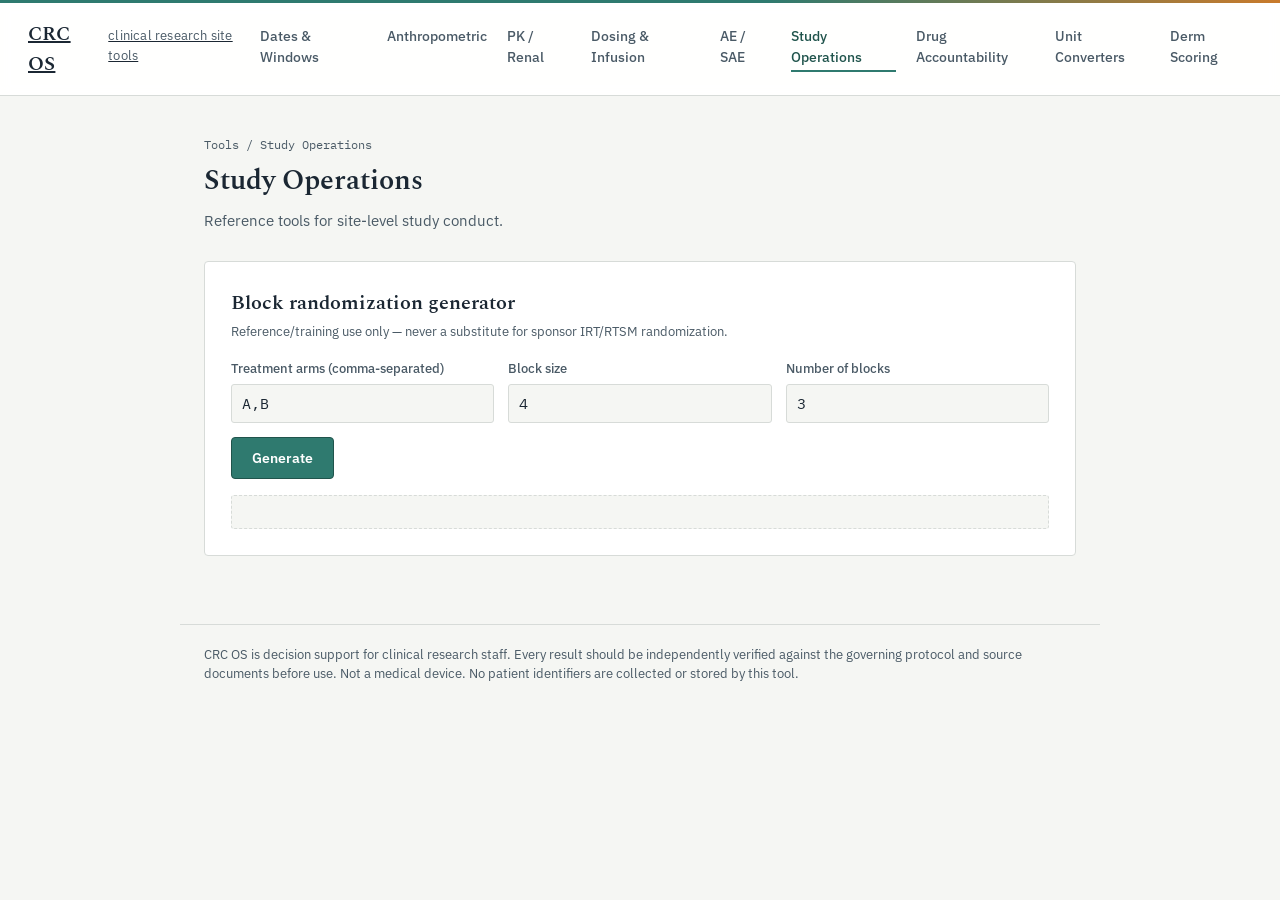
<file: study-ops.html>
<!DOCTYPE html>
<html lang="en">
<head>
<meta charset="UTF-8">
<meta name="viewport" content="width=device-width, initial-scale=1.0">
<title>Study Operations — CRC OS</title>
<meta name="description" content="Reference tools for site-level study conduct. Free, no-login clinical calculators for research coordinators — Block randomization generator.">
<meta name="theme-color" content="#2F7A6F">
<meta property="og:title" content="Study Operations — CRC OS">
<meta property="og:description" content="Reference tools for site-level study conduct. Free, no-login clinical calculators for research coordinators — Block randomization generator.">
<meta property="og:type" content="website">
<link rel="icon" href="data:image/svg+xml,%3Csvg xmlns='http://www.w3.org/2000/svg' viewBox='0 0 100 100'%3E%3Crect width='100' height='100' rx='14' fill='%231B2733'/%3E%3Ctext x='50' y='66' font-family='Georgia,serif' font-size='52' font-weight='600' fill='%232F7A6F' text-anchor='middle'%3EC%3C/text%3E%3C/svg%3E">
<link rel="preconnect" href="https://fonts.googleapis.com">
<link href="https://fonts.googleapis.com/css2?family=Spectral:wght@400;500;600;700&family=IBM+Plex+Sans:wght@400;500;600&family=IBM+Plex+Mono:wght@400;500;600&display=swap" rel="stylesheet">
<style>
:root{
    --ink:#1B2733;
    --ink-soft:#4A5A66;
    --teal:#2F7A6F;
    --teal-dark:#20544C;
    --amber:#C97A2B;
    --paper:#F5F6F3;
    --panel:#FFFFFF;
    --line:#D7DBD8;
    --line-soft:#E7E9E6;
    --serif: 'Spectral', Georgia, serif;
    --sans: 'IBM Plex Sans', -apple-system, sans-serif;
    --mono: 'IBM Plex Mono', 'SFMono-Regular', monospace;
  }
  *{box-sizing:border-box;}
  html{scroll-behavior:smooth;}
  body{
    margin:0;
    background:var(--paper);
    color:var(--ink);
    font-family:var(--sans);
    line-height:1.5;
  }
  a{color:var(--teal-dark);}

  /* ---- Top bar ---- */
  .accent-bar{
    height:3px;
    background:linear-gradient(90deg, var(--teal) 0%, var(--teal) 60%, var(--amber) 100%);
  }
  header.site{
    display:flex;
    align-items:center;
    justify-content:space-between;
    padding:16px 28px;
    border-bottom:1px solid var(--line);
    background:rgba(255,255,255,0.92);
    backdrop-filter:saturate(1.1) blur(6px);
    position:sticky;
    top:0;
    z-index:10;
  }
  .brand{
    font-family:var(--serif);
    font-weight:600;
    font-size:20px;
    letter-spacing:0.2px;
    color:var(--ink);
    display:flex;
    align-items:baseline;
    gap:8px;
  }
  .brand small{
    font-family:var(--sans);
    font-weight:400;
    font-size:13px;
    color:var(--ink-soft);
  }
  nav.site-nav{display:flex; gap:20px; font-size:14px;}
  nav.site-nav a{text-decoration:none; color:var(--ink-soft); font-weight:500;}
  nav.site-nav a:hover{color:var(--teal-dark);}

  /* ---- Hero / flagship tool ---- */
  .hero{
    max-width:920px;
    margin:0 auto;
    padding:48px 24px 8px;
  }
  .hero h1{
    font-family:var(--serif);
    font-size:34px;
    font-weight:600;
    margin:0 0 10px;
    max-width:560px;
    line-height:1.15;
  }
  .hero p.lede{
    color:var(--ink-soft);
    max-width:520px;
    margin:0 0 32px;
    font-size:16px;
  }

  /* ---- Panels (tool cards) ---- */
  .panel{
    background:var(--panel);
    border:1px solid var(--line);
    border-radius:4px;
    padding:26px;
    margin-bottom:20px;
    transition:border-color 0.15s ease;
  }
  .panel:hover{border-color:#c7ccc8;}
  .panel-flagship{
    padding:28px;
    border-left:3px solid var(--teal);
  }
  .panel h2{
    font-family:var(--serif);
    font-size:20px;
    font-weight:600;
    margin:0 0 4px;
  }
  .panel .sub{
    font-size:13px;
    color:var(--ink-soft);
    margin:0 0 18px;
  }
  .field-row{
    display:flex;
    flex-wrap:wrap;
    gap:14px;
    margin-bottom:14px;
  }
  .field{
    display:flex;
    flex-direction:column;
    gap:6px;
    flex:1 1 140px;
    min-width:120px;
  }
  .field label{
    font-size:12.5px;
    color:var(--ink-soft);
    font-weight:500;
  }
  .field input, .field select{
    font-family:var(--mono);
    font-size:15px;
    padding:9px 10px;
    border:1px solid var(--line);
    border-radius:3px;
    background:var(--paper);
    color:var(--ink);
  }
  .field input:focus, .field select:focus{
    outline:2px solid var(--teal);
    outline-offset:1px;
    border-color:var(--teal);
  }
  .btn{
    font-family:var(--sans);
    font-weight:600;
    font-size:14px;
    padding:11px 20px;
    border-radius:4px;
    border:1px solid var(--teal-dark);
    background:var(--teal);
    color:#fff;
    cursor:pointer;
    transition:background 0.12s ease, transform 0.06s ease;
  }
  .btn:hover{background:var(--teal-dark);}
  .btn:active{transform:translateY(1px);}
  .btn.ghost{
    background:transparent;
    color:var(--ink-soft);
    border:1px solid var(--line);
    font-weight:500;
  }
  .btn.ghost:hover{border-color:var(--ink-soft); color:var(--ink); background:var(--paper);}

  .result{
    margin-top:16px;
    padding:16px 18px;
    background:var(--paper);
    border:1px dashed var(--line);
    border-radius:3px;
    font-family:var(--mono);
    font-size:14px;
    white-space:pre-wrap;
    min-height:20px;
  }
  .result .headline{
    font-size:22px;
    font-weight:600;
    color:var(--teal-dark);
    display:block;
    margin-bottom:6px;
  }
  .result .formula{
    color:var(--ink-soft);
    font-size:12.5px;
  }
  .flag-warn{color:var(--amber); font-weight:600;}

  .copy-btn{
    margin-top:10px;
    font-family:var(--sans);
    font-size:12.5px;
    color:var(--teal-dark);
    background:none;
    border:none;
    cursor:pointer;
    padding:0;
    text-decoration:underline;
  }

  /* ---- Tool grid ---- */
  .section{
    max-width:920px;
    margin:0 auto;
    padding:12px 24px 8px;
  }
  .section h3.cat{
    font-family:var(--serif);
    font-size:15px;
    font-weight:600;
    text-transform:none;
    color:var(--ink-soft);
    border-bottom:1px solid var(--line-soft);
    padding-bottom:8px;
    margin:36px 0 16px;
  }
  table.calc-table{
    width:100%;
    border-collapse:collapse;
  }
  table.calc-table td{
    padding:8px 4px;
    font-family:var(--mono);
    font-size:14px;
  }
  table.calc-table tr{border-bottom:1px solid var(--line-soft);}
  .visit-table{width:100%; border-collapse:collapse; margin-top:6px;}
  .visit-table th{
    text-align:left;
    font-size:12px;
    color:var(--ink-soft);
    font-weight:500;
    padding:6px 8px;
    border-bottom:1px solid var(--line);
  }
  .visit-table td{
    padding:7px 8px;
    font-family:var(--mono);
    font-size:13.5px;
    border-bottom:1px solid var(--line-soft);
  }
  .visit-table tr.oow td{color:var(--amber); font-weight:600;}

  footer.site{
    max-width:920px;
    margin:40px auto 0;
    padding:20px 24px 48px;
    font-size:12.5px;
    color:var(--ink-soft);
    border-top:1px solid var(--line);
  }

  .badge{
    display:inline-block;
    font-family:var(--sans);
    font-size:11px;
    font-weight:600;
    letter-spacing:0.3px;
    padding:2px 8px;
    border-radius:3px;
    background:var(--teal);
    color:#fff;
    vertical-align:middle;
    margin-left:8px;
  }
  .panel-vasi{border-left:3px solid #3b6ea5;}
  .panel-salt{border-left:3px solid #2f7a4f;}
  .panel-easi{border-left:3px solid #6a4c93;}
  .module-note{
    font-size:13.5px;
    color:var(--ink-soft);
    max-width:640px;
    margin:0 0 20px;
    line-height:1.5;
  }
  .region-grid{
    display:grid;
    grid-template-columns:1fr 1fr;
    gap:12px 18px;
    margin-bottom:16px;
  }
  .region-grid .field{min-width:0;}
  .region-title{
    font-family:var(--sans);
    font-size:13px;
    font-weight:600;
    color:var(--ink);
    grid-column:1 / -1;
    margin-top:8px;
    border-bottom:1px solid var(--line-soft);
    padding-bottom:4px;
  }
  .ctcae-search{margin-bottom:10px;}
  table.ctcae-table{width:100%; border-collapse:collapse; font-size:13px;}
  table.ctcae-table th{
    text-align:left; padding:6px 8px; border-bottom:1px solid var(--line);
    font-size:12px; color:var(--ink-soft); font-weight:500;
  }
  table.ctcae-table td{padding:7px 8px; border-bottom:1px solid var(--line-soft); vertical-align:top;}
  table.ctcae-table tr.hidden{display:none;}

  /* ---- Accessibility utilities ---- */
.visually-hidden{
  position:absolute;
  width:1px; height:1px;
  padding:0; margin:-1px;
  overflow:hidden;
  clip:rect(0,0,0,0);
  white-space:nowrap;
  border:0;
}
.skip-link{
  position:absolute;
  left:-999px;
  top:0;
  background:var(--teal-dark);
  color:#fff;
  padding:10px 16px;
  z-index:100;
  font-size:14px;
  font-family:var(--sans);
  text-decoration:none;
}
.skip-link:focus{left:12px; top:12px;}

input.ctcae-search{
  font-family:var(--mono);
  font-size:14px;
  padding:9px 10px;
  border:1px solid var(--line);
  border-radius:3px;
  background:var(--paper);
  color:var(--ink);
  width:100%;
  max-width:400px;
}
input.ctcae-search:focus{outline:2px solid var(--teal); outline-offset:1px; border-color:var(--teal);}

/* ---- Multi-page nav ---- */
.all-tools-link{
  display:none;
  font-size:13px;
  font-weight:500;
  color:var(--ink-soft);
  text-decoration:none;
  border:1px solid var(--line);
  padding:6px 12px;
  border-radius:3px;
}
nav.site-nav a.active{color:var(--teal-dark); border-bottom:2px solid var(--teal); padding-bottom:2px;}

/* ---- Home page ---- */
.home-hero{
  max-width:720px;
  margin:0 auto;
  padding:64px 24px 16px;
}
.home-hero .eyebrow{
  font-family:var(--mono);
  font-size:12.5px;
  font-weight:500;
  letter-spacing:0.4px;
  color:var(--teal-dark);
  text-transform:uppercase;
  margin-bottom:14px;
}
.home-hero h1{
  font-family:var(--serif);
  font-size:42px;
  font-weight:600;
  line-height:1.14;
  letter-spacing:-0.3px;
  margin:0 0 18px;
}
.home-hero p.lede{
  font-size:17.5px;
  color:var(--ink-soft);
  max-width:540px;
  margin:0 0 8px;
  line-height:1.55;
}
.home-meta{
  font-family:var(--mono);
  font-size:12.5px;
  color:var(--ink-soft);
  margin:22px 0 0;
  padding-top:16px;
  border-top:1px solid var(--line-soft);
  display:inline-block;
}

.cat-grid{
  max-width:960px;
  margin:0 auto;
  padding:32px 24px 8px;
  display:grid;
  grid-template-columns:repeat(3, 1fr);
  gap:1px;
  background:var(--line);
  border:1px solid var(--line);
}
.cat-card{
  background:var(--panel);
  padding:24px 22px;
  text-decoration:none;
  color:var(--ink);
  display:flex;
  flex-direction:column;
  gap:8px;
  position:relative;
  transition:background 0.15s ease, transform 0.15s ease;
}
.cat-card:hover{background:var(--paper); transform:translateY(-2px);}
.cat-card:hover .cat-name{color:var(--teal-dark);}
.cat-card .cat-index{
  font-family:var(--mono);
  font-size:11px;
  color:var(--line);
  font-weight:600;
  position:absolute;
  top:18px;
  right:20px;
}
.cat-card .cat-name{
  font-family:var(--serif);
  font-size:18px;
  font-weight:600;
  color:var(--ink);
  transition:color 0.15s ease;
  padding-right:28px;
}
.cat-card .cat-count{
  font-family:var(--mono);
  font-size:11.5px;
  color:var(--teal-dark);
  font-weight:600;
}
.cat-card .cat-desc{
  font-size:13.5px;
  color:var(--ink-soft);
  line-height:1.5;
}
.cat-card .cat-tools{
  font-family:var(--mono);
  font-size:11.5px;
  color:var(--ink-soft);
  margin-top:auto;
  padding-top:10px;
  border-top:1px solid var(--line-soft);
}

.principles{
  max-width:720px;
  margin:44px auto 0;
  padding:0 24px;
}
.principles h2{
  font-family:var(--serif);
  font-size:20px;
  font-weight:600;
  margin:0 0 18px;
  border-bottom:1px solid var(--line-soft);
  padding-bottom:10px;
}
.principle-row{
  display:flex;
  gap:16px;
  padding:14px 0;
  border-bottom:1px solid var(--line-soft);
}
.principle-row .p-term{
  font-family:var(--mono);
  font-size:13px;
  font-weight:600;
  color:var(--teal-dark);
  flex:0 0 150px;
}
.principle-row .p-desc{
  font-size:14px;
  color:var(--ink-soft);
  line-height:1.5;
}

/* ---- Tool page header ---- */
.page-head{
  max-width:920px;
  margin:0 auto;
  padding:40px 24px 8px;
}
.page-head .eyebrow{
  font-family:var(--mono);
  font-size:12px;
  color:var(--ink-soft);
}
.page-head h1{
  font-family:var(--serif);
  font-size:28px;
  font-weight:600;
  margin:6px 0 8px;
}
.page-head p.lede{
  color:var(--ink-soft);
  max-width:560px;
  margin:0 0 8px;
  font-size:15px;
}

@media (max-width:760px){
  .cat-grid{grid-template-columns:1fr;}
}
@media (max-width:640px){
  .all-tools-link{display:inline-block;}
  .home-hero h1{font-size:28px;}
  .page-head h1{font-size:23px;}
    .region-grid{grid-template-columns:1fr;}
    .hero h1{font-size:27px;}
    nav.site-nav{display:none;}
    .panel{padding:18px;}
  }

</style>
</head>
<body>
<a class="skip-link" href="#main">Skip to content</a>
<div class="accent-bar"></div>
<header class="site">
  <a href="../index.html" class="brand">CRC OS <small>clinical research site tools</small></a>
  <a href="../index.html#tools" class="all-tools-link">All tools</a>
  <nav class="site-nav">
    <a href="../tools/dates.html">Dates & Windows</a>
    <a href="../tools/anthropometric.html">Anthropometric</a>
    <a href="../tools/renal.html">PK / Renal</a>
    <a href="../tools/dosing.html">Dosing & Infusion</a>
    <a href="../tools/ae-sae.html">AE / SAE</a>
    <a href="../tools/study-ops.html" class="active">Study Operations</a>
    <a href="../tools/accountability.html">Drug Accountability</a>
    <a href="../tools/converters.html">Unit Converters</a>
    <a href="../tools/derm-scoring.html">Derm Scoring</a>
  </nav>
</header>
<main id="main">
<div class="page-head">
  <div class="eyebrow">Tools / Study Operations</div>
  <h1>Study Operations</h1>
  <p class="lede">Reference tools for site-level study conduct.</p>
  
</div>

<div class="section">
  <div class="panel">
    <h2>Block randomization generator</h2>
    <p class="sub">Reference/training use only — never a substitute for sponsor IRT/RTSM randomization.</p>
    <div class="field-row">
      <div class="field"><label for="br-arms">Treatment arms (comma-separated)</label><input type="text" id="br-arms" placeholder="A,B" value="A,B"></div>
      <div class="field"><label for="br-blocksize">Block size</label><input type="number" id="br-blocksize" value="4" step="1"></div>
      <div class="field"><label for="br-blocks">Number of blocks</label><input type="number" id="br-blocks" value="3" step="1"></div>
    </div>
    <button type="button" class="btn" onclick="genRandomization()">Generate</button>
    <div class="result" aria-live="polite" id="br-result"></div>
  </div>
</div>
</main>
<footer class="site">
  CRC OS is decision support for clinical research staff. Every result should be independently verified against the governing protocol and source documents before use. Not a medical device. No patient identifiers are collected or stored by this tool.
</footer>
<script>
function fmt(n, d=2){ return Number(n).toLocaleString(undefined,{minimumFractionDigits:d, maximumFractionDigits:d}); }
function copyResult(text){ navigator.clipboard.writeText(text).catch(()=>{}); }

function addCopyBtn(containerId, text){
  const el = document.getElementById(containerId);
  const btn = document.createElement('button');
  btn.type='button';
  btn.className='copy-btn';
  btn.textContent='Copy for source note';
  btn.onclick=()=>copyResult(text);
  el.appendChild(btn);
}

/* ---- BMI ---- */
function calcBMI(){
  const wt = parseFloat(document.getElementById('bmi-wt').value);
  const ht = parseFloat(document.getElementById('bmi-ht').value)/100;
  const out = document.getElementById('bmi-result');
  if(!wt || !ht){ out.innerHTML='Enter weight and height.'; return; }
  const bmi = wt/(ht*ht);
  const text = `BMI: ${fmt(bmi,1)} kg/m²  (weight ${wt} kg, height ${ht*100} cm) — computed by CRC OS`;
  out.innerHTML = `<span class="headline">${fmt(bmi,1)} kg/m²</span><span class="formula">BMI = weight(kg) / height(m)²</span>`;
  addCopyBtn('bmi-result', text);
}

/* ---- BSA ---- */
function calcBSA(){
  const wt = parseFloat(document.getElementById('bsa-wt').value);
  const ht = parseFloat(document.getElementById('bsa-ht').value);
  const out = document.getElementById('bsa-result');
  if(!wt || !ht){ out.innerHTML='Enter weight and height.'; return; }
  const mosteller = Math.sqrt((wt*ht)/3600);
  const dubois = 0.007184*Math.pow(wt,0.425)*Math.pow(ht,0.725);
  const haycock = 0.024265*Math.pow(wt,0.5378)*Math.pow(ht,0.3964);
  const boyd = 0.0003207*Math.pow(wt,(0.7285-0.0188*Math.log10(wt)))*Math.pow(ht,0.3);
  out.innerHTML = `<span class="headline">Mosteller: ${fmt(mosteller,2)} m²</span>` +
    `<span class="formula">Du Bois: ${fmt(dubois,2)} m²  |  Haycock: ${fmt(haycock,2)} m²  |  Boyd: ${fmt(boyd,2)} m²</span>`;
  addCopyBtn('bsa-result', `BSA (Mosteller): ${fmt(mosteller,2)} m² | Du Bois: ${fmt(dubois,2)} m² | Haycock: ${fmt(haycock,2)} m² | Boyd: ${fmt(boyd,2)} m² — wt ${wt}kg, ht ${ht}cm — CRC OS`);
}

/* ---- Creatinine clearance / eGFR ---- */
function calcCrCl(){
  const age = parseFloat(document.getElementById('cr-age').value);
  const sex = document.getElementById('cr-sex').value;
  const wt = parseFloat(document.getElementById('cr-wt').value);
  const scr = parseFloat(document.getElementById('cr-scr').value);
  const out = document.getElementById('cr-result');
  if(!age || !wt || !scr){ out.innerHTML='Enter age, weight, and serum creatinine.'; return; }

  // Cockcroft-Gault
  let cg = ((140-age)*wt)/(72*scr);
  if(sex==='F') cg *= 0.85;

  // CKD-EPI 2021 (race-free)
  const kappa = sex==='F' ? 0.7 : 0.9;
  const alpha = sex==='F' ? -0.241 : -0.302;
  const scrK = scr/kappa;
  const minTerm = Math.pow(Math.min(scrK,1), alpha);
  const maxTerm = Math.pow(Math.max(scrK,1), -1.200);
  let egfr = 142 * minTerm * maxTerm * Math.pow(0.9938, age);
  if(sex==='F') egfr *= 1.012;

  out.innerHTML = `<span class="headline">Cockcroft-Gault: ${fmt(cg,1)} mL/min</span>` +
    `<span class="formula">CKD-EPI 2021 eGFR: ${fmt(egfr,1)} mL/min/1.73m²</span>` +
    `<span class="formula">CG = [(140-age)×weight(kg)] / (72×SCr) ${sex==='F'?'× 0.85':''}. CKD-EPI 2021 is race-free per NKF/ASN recommendation.</span>` +
    (Math.abs(cg-egfr) > 15 ? `<br><span class="flag-warn">⚠ Formulas diverge by >15 — check which one the protocol specifies for eligibility.</span>` : '');
  addCopyBtn('cr-result', `CrCl (Cockcroft-Gault): ${fmt(cg,1)} mL/min | eGFR (CKD-EPI 2021): ${fmt(egfr,1)} mL/min/1.73m² — age ${age}, ${sex}, wt ${wt}kg, SCr ${scr} — CRC OS`);
}

/* ---- Dose conversion ---- */
function calcDoseConv(){
  const dose = parseFloat(document.getElementById('dc-dose').value);
  const dir = document.getElementById('dc-dir').value;
  const wt = parseFloat(document.getElementById('dc-wt').value);
  const ht = parseFloat(document.getElementById('dc-ht').value);
  const out = document.getElementById('dc-result');
  if(!dose || !wt || !ht){ out.innerHTML='Enter dose, weight, and height.'; return; }
  const bsa = Math.sqrt((wt*ht)/3600); // Mosteller
  let result, label;
  if(dir==='k2m'){ result = dose*wt/bsa; label='mg/m²'; }
  else { result = dose*bsa/wt; label='mg/kg'; }
  out.innerHTML = `<span class="headline">${fmt(result,2)} ${label}</span><span class="formula">Using BSA (Mosteller) = ${fmt(bsa,2)} m²</span>`;
  addCopyBtn('dc-result', `Dose conversion: ${dose} → ${fmt(result,2)} ${label} (BSA Mosteller ${fmt(bsa,2)} m²) — CRC OS`);
}

/* ---- Infusion rate ---- */
function calcInfusion(){
  const vol = parseFloat(document.getElementById('ir-vol').value);
  const min = parseFloat(document.getElementById('ir-min').value);
  const drop = parseFloat(document.getElementById('ir-drop').value);
  const out = document.getElementById('ir-result');
  if(!vol || !min){ out.innerHTML='Enter volume and duration.'; return; }
  const mlhr = vol/(min/60);
  let extra = '';
  if(drop){
    const gttmin = (vol*drop)/min;
    extra = `<span class="formula">Drip rate: ${fmt(gttmin,0)} gtt/min (drop factor ${drop} gtt/mL)</span>`;
  }
  out.innerHTML = `<span class="headline">${fmt(mlhr,1)} mL/hr</span>${extra}`;
  addCopyBtn('ir-result', `Infusion rate: ${fmt(mlhr,1)} mL/hr for ${vol}mL over ${min}min — CRC OS`);
}

/* ---- Age / date ---- */
function calcAge(){
  const dob = new Date(document.getElementById('age-dob').value);
  const ref = new Date(document.getElementById('age-ref').value);
  const out = document.getElementById('age-result');
  if(isNaN(dob) || isNaN(ref)){ out.innerHTML='Enter both dates.'; return; }
  const days = Math.round((ref-dob)/86400000);
  let years = ref.getFullYear()-dob.getFullYear();
  const m = ref.getMonth()-dob.getMonth();
  if(m<0 || (m===0 && ref.getDate()<dob.getDate())) years--;
  out.innerHTML = `<span class="headline">${years} years old</span><span class="formula">${days} total days between dates</span>`;
  addCopyBtn('age-result', `Age at reference date: ${years} years (${days} days) — CRC OS`);
}

/* ---- Unit converter ---- */
function calcUnit(){
  const v = parseFloat(document.getElementById('uc-val').value);
  const type = document.getElementById('uc-type').value;
  const out = document.getElementById('uc-result');
  if(isNaN(v)){ out.innerHTML='Enter a value.'; return; }
  let r, label;
  switch(type){
    case 'lbkg': r=v*0.453592; label='kg'; break;
    case 'kglb': r=v/0.453592; label='lb'; break;
    case 'incm': r=v*2.54; label='cm'; break;
    case 'cmin': r=v/2.54; label='in'; break;
    case 'fc': r=(v-32)*5/9; label='°C'; break;
    case 'cf': r=(v*9/5)+32; label='°F'; break;
    case 'glucose_mgdl_mmol': r=v/18.0182; label='mmol/L'; break;
    case 'glucose_mmol_mgdl': r=v*18.0182; label='mg/dL'; break;
    case 'creat_mgdl_umol': r=v*88.42; label='µmol/L'; break;
    case 'creat_umol_mgdl': r=v/88.42; label='mg/dL'; break;
  }
  out.innerHTML = `<span class="headline">${fmt(r,3)} ${label}</span>`;
  addCopyBtn('uc-result', `${v} → ${fmt(r,3)} ${label} — CRC OS`);
}

/* ---- Visit window calculator ---- */
let visitRows = [];
function addVisitRow(){
  const raw = document.getElementById('vw-schedule').value.trim();
  if(!raw) return;
  const parts = raw.split(',').map(s=>s.trim());
  if(parts.length<3){ alert('Format: day, ± window days, label — e.g. 14,3,Week 2'); return; }
  visitRows.push({day:parseFloat(parts[0]), window:parseFloat(parts[1]), label:parts.slice(2).join(',')});
  document.getElementById('vw-schedule').value='';
  const listEl = document.getElementById('vw-list');
  listEl.style.display='block';
  listEl.innerHTML = visitRows.map(v=>`Day ${v.day} (±${v.window}) — ${v.label}`).join('\n');
}
function resetVisits(){
  visitRows=[];
  document.getElementById('vw-list').style.display='none';
  document.getElementById('vw-list').innerHTML='';
  document.getElementById('vw-result').innerHTML='';
}
function calcVisitWindows(){
  const day1val = document.getElementById('vw-day1').value;
  const out = document.getElementById('vw-result');
  if(!day1val){ out.innerHTML='<div class="result">Set Day 1 first.</div>'; return; }
  if(visitRows.length===0){ out.innerHTML='<div class="result">Add at least one visit.</div>'; return; }
  const day1 = new Date(day1val+'T00:00:00');
  let rows = visitRows.map(v=>{
    const target = new Date(day1); target.setDate(target.getDate()+v.day);
    const early = new Date(target); early.setDate(early.getDate()-v.window);
    const late = new Date(target); late.setDate(late.getDate()+v.window);
    const dow = target.toLocaleDateString(undefined,{weekday:'short'});
    const weekend = (target.getDay()===0 || target.getDay()===6);
    return {label:v.label, target, early, late, dow, weekend};
  });
  const dstr = d => d.toLocaleDateString(undefined,{year:'numeric',month:'short',day:'numeric'});
  let html = `<table class="visit-table"><thead><tr><th>Visit</th><th>Target date</th><th>Window opens</th><th>Window closes</th></tr></thead><tbody>`;
  rows.forEach(r=>{
    html += `<tr class="${r.weekend?'oow':''}"><td>${r.label}</td><td>${dstr(r.target)} (${r.dow})${r.weekend?' ⚠ weekend':''}</td><td>${dstr(r.early)}</td><td>${dstr(r.late)}</td></tr>`;
  });
  html += `</tbody></table>`;
  document.getElementById('vw-result').innerHTML = `<div class="panel" style="border-left:3px solid var(--teal); margin-top:14px;">${html}
    <button class="copy-btn" onclick="copyVisitTable()">Copy for source note</button></div>`;
  window._vwRows = rows;
  window._vwDstr = dstr;
}
function copyVisitTable(){
  const rows = window._vwRows||[]; const dstr = window._vwDstr;
  const text = rows.map(r=>`${r.label}: target ${dstr(r.target)}, window ${dstr(r.early)}–${dstr(r.late)}${r.weekend?' (weekend)':''}`).join('\n');
  copyResult('Visit schedule — CRC OS\n'+text);
}

/* ---- QTc ---- */
function calcQTc(){
  const qt = parseFloat(document.getElementById('qtc-qt').value);
  const hr = parseFloat(document.getElementById('qtc-hr').value);
  const out = document.getElementById('qtc-result');
  if(!qt || !hr){ out.innerHTML='Enter QT and heart rate.'; return; }
  const rr = 60/hr; // seconds
  const qtSec = qt/1000;
  const bazett = (qtSec/Math.sqrt(rr))*1000;
  const fridericia = (qtSec/Math.cbrt(rr))*1000;
  const framingham = (qtSec + 0.154*(1-rr))*1000;
  out.innerHTML = `<span class="headline">Bazett: ${fmt(bazett,0)} ms</span>` +
    `<span class="formula">Fridericia: ${fmt(fridericia,0)} ms  |  Framingham: ${fmt(framingham,0)} ms  (RR ${fmt(rr,2)}s)</span>`;
  addCopyBtn('qtc-result', `QTc — Bazett ${fmt(bazett,0)}ms, Fridericia ${fmt(fridericia,0)}ms, Framingham ${fmt(framingham,0)}ms (QT ${qt}ms, HR ${hr}) — CRC OS`);
}

/* ---- IBW / Adjusted BW ---- */
function calcIBW(){
  const sex = document.getElementById('ibw-sex').value;
  const htCm = parseFloat(document.getElementById('ibw-ht').value);
  const wt = parseFloat(document.getElementById('ibw-wt').value);
  const out = document.getElementById('ibw-result');
  if(!htCm || !wt){ out.innerHTML='Enter height and weight.'; return; }
  const htIn = htCm/2.54;
  const base = sex==='F' ? 45.5 : 50;
  const ibw = base + 2.3*(htIn-60);
  let extra = '';
  let text = `IBW ${fmt(ibw,1)}kg`;
  if(wt > ibw*1.2){
    const adjbw = ibw + 0.4*(wt-ibw);
    extra = `<span class="formula">Actual weight exceeds ~120% of IBW — Adjusted BW: ${fmt(adjbw,1)} kg</span>`;
    text += `, AdjBW ${fmt(adjbw,1)}kg (actual wt ${wt}kg exceeds 120% IBW)`;
  }
  out.innerHTML = `<span class="headline">IBW: ${fmt(ibw,1)} kg</span>${extra}<span class="formula">Devine: ${sex==='F'?'45.5':'50'} + 2.3 × (height(in) − 60)</span>`;
  addCopyBtn('ibw-result', text+' — CRC OS');
}

/* ---- Study day ---- */
function calcStudyDay(){
  const day1val = document.getElementById('sd-day1').value;
  const n = parseInt(document.getElementById('sd-day').value);
  const out = document.getElementById('sd-result');
  if(!day1val || isNaN(n)){ out.innerHTML='Enter Day 1 and a study day.'; return; }
  const day1 = new Date(day1val+'T00:00:00');
  const offset = n>0 ? n-1 : n;
  const d = new Date(day1); d.setDate(d.getDate()+offset);
  const dstr = d.toLocaleDateString(undefined,{year:'numeric',month:'short',day:'numeric', weekday:'short'});
  out.innerHTML = `<span class="headline">Day ${n} = ${dstr}</span><span class="formula">No Day 0 exists between Day -1 and Day 1</span>`;
  addCopyBtn('sd-result', `Study Day ${n} = ${dstr} (Day 1 = ${day1val}) — CRC OS`);
}

/* ---- Date add/subtract ---- */
function calcDateAdd(){
  const dateVal = document.getElementById('da-date').value;
  const days = parseInt(document.getElementById('da-days').value);
  const out = document.getElementById('da-result');
  if(!dateVal || isNaN(days)){ out.innerHTML='Enter a date and number of days.'; return; }
  const d = new Date(dateVal+'T00:00:00'); d.setDate(d.getDate()+days);
  const dstr = d.toLocaleDateString(undefined,{year:'numeric',month:'short',day:'numeric', weekday:'short'});
  out.innerHTML = `<span class="headline">${dstr}</span>`;
  addCopyBtn('da-result', `${dateVal} ${days>=0?'+':''}${days} days = ${dstr} — CRC OS`);
}

/* ---- SAE timeline ---- */
function calcSAETimeline(){
  const val = document.getElementById('sae-aware').value;
  const out = document.getElementById('sae-result');
  if(!val){ out.innerHTML='Enter the date/time of awareness.'; return; }
  const t0 = new Date(val);
  const fmtDT = d => d.toLocaleString(undefined,{year:'numeric',month:'short',day:'numeric',hour:'2-digit',minute:'2-digit'});
  const h24 = new Date(t0); h24.setHours(h24.getHours()+24);
  const d7 = new Date(t0); d7.setDate(d7.getDate()+7);
  const d15 = new Date(t0); d15.setDate(d15.getDate()+15);
  out.innerHTML = `<span class="headline">24-hr notification: ${fmtDT(h24)}</span>` +
    `<span class="formula">7-day report (fatal/life-threatening unexpected): ${fmtDT(d7)}</span>` +
    `<span class="formula">15-day report (other serious unexpected): ${fmtDT(d15)}</span>`;
  addCopyBtn('sae-result', `SAE aware ${fmtDT(t0)} → 24hr: ${fmtDT(h24)} | 7-day: ${fmtDT(d7)} | 15-day: ${fmtDT(d15)} — CRC OS`);
}

/* ---- Naranjo ---- */
const naranjoQ = [
  {q:"1. Are there previous conclusive reports on this reaction?", opts:{yes:1,no:0,unk:0}},
  {q:"2. Did the adverse event appear after the suspected drug was given?", opts:{yes:2,no:-1,unk:0}},
  {q:"3. Did the reaction improve when the drug was discontinued or a specific antagonist given?", opts:{yes:1,no:0,unk:0}},
  {q:"4. Did the reaction reappear when the drug was readministered?", opts:{yes:2,no:-1,unk:0}},
  {q:"5. Are there alternative causes that could have caused the reaction?", opts:{yes:-1,no:2,unk:0}},
  {q:"6. Did the reaction reappear when a placebo was given?", opts:{yes:-1,no:1,unk:0}},
  {q:"7. Was the drug detected in blood/fluids at known-toxic concentrations?", opts:{yes:1,no:0,unk:0}},
  {q:"8. Was the reaction more severe with dose increase, or less severe with dose decrease?", opts:{yes:1,no:0,unk:0}},
  {q:"9. Did the patient have a similar reaction to the same/similar drug previously?", opts:{yes:1,no:0,unk:0}},
  {q:"10. Was the adverse event confirmed by objective evidence?", opts:{yes:1,no:0,unk:0}}
];
(function buildNaranjo(){
  const el = document.getElementById('naranjo-form');
  if(!el) return;
  el.innerHTML = naranjoQ.map((item,i)=>`
    <div class="field-row">
      <div class="field" style="flex:3 1 300px;"><label for="nar-${i}">${item.q}</label></div>
      <div class="field" style="flex:1 1 140px;">
        <select id="nar-${i}"><option value="unk">Unknown</option><option value="yes">Yes</option><option value="no">No</option></select>
      </div>
    </div>`).join('');
})();
function calcNaranjo(){
  let score = 0;
  naranjoQ.forEach((item,i)=>{
    const v = document.getElementById('nar-'+i).value;
    score += item.opts[v];
  });
  let cat = score>=9?'Definite':score>=5?'Probable':score>=1?'Possible':'Doubtful';
  const out = document.getElementById('naranjo-result');
  out.innerHTML = `<span class="headline">Score: ${score} — ${cat}</span>`;
  addCopyBtn('naranjo-result', `Naranjo score ${score} (${cat}) — CRC OS`);
}

/* ---- CTCAE quick reference ---- */
const ctcaeData = [
  ["Rash maculo-papular","<10% BSA","10-30% BSA, ±symptoms","30%+ BSA, or limiting self-care ADL","Life-threatening; skin sloughing"],
  ["Pruritus","Mild, topical intervention","Intense/widespread, oral intervention, limiting ADL","","-"],
  ["Fatigue","Relieved by rest","Not relieved by rest, limiting instrumental ADL","Not relieved by rest, limiting self-care ADL","-"],
  ["Headache","Mild","Moderate, limiting instrumental ADL","Severe, limiting self-care ADL","-"],
  ["Nausea","Loss of appetite, no eating change","Oral intake decreased, no weight loss","Inadequate oral intake, tube feeding/TPN indicated","-"],
  ["Diarrhea","<4 stools/day over baseline","4-6 stools/day over baseline, limiting instrumental ADL","7+ stools/day, incontinence, limiting self-care ADL","Life-threatening"],
  ["Injection site reaction","Tenderness with/without erythema","Pain, lipodystrophy, edema, phlebitis","Ulceration or necrosis; severe tissue damage","Life-threatening"],
  ["ALT increased","> ULN - 3.0×ULN","3.0 - 5.0×ULN","5.0 - 20.0×ULN","20.0×ULN"],
  ["AST increased","> ULN - 3.0×ULN","3.0 - 5.0×ULN","5.0 - 20.0×ULN","20.0×ULN"],
  ["Neutrophil count decreased","<LLN - 1500/mm³","<1500 - 1000/mm³","<1000 - 500/mm³","<500/mm³"],
  ["White blood cell decreased","<LLN - 3000/mm³","<3000 - 2000/mm³","<2000 - 1000/mm³","<1000/mm³"],
  ["Platelet count decreased","<LLN - 75,000/mm³","<75,000 - 50,000/mm³","<50,000 - 25,000/mm³","<25,000/mm³"],
  ["Hypertension","Prehypertension","Recurrent/persistent; medical intervention indicated","Severe; medical intervention indicated","Life-threatening crisis"],
  ["Upper respiratory infection","Mild, intervention not indicated","Moderate, medical intervention indicated","Severe, IV antibiotics indicated","Life-threatening"],
  ["Alopecia","<50% hair loss, not obvious","≥50% hair loss, obvious; psychosocial impact","-","-"],
  ["Dry skin","Covering <10% BSA, no erythema/pruritus","10-30% BSA, erythema/pruritus, limiting instrumental ADL","30%+ BSA, limiting self-care ADL","-"],
  ["Edema limbs","Trace, asymptomatic","Symptomatic, limiting instrumental ADL","Limiting self-care ADL","Life-threatening"],
  ["Weight gain","5-<10% baseline","10-<20% baseline","≥20% baseline","-"],
  ["Weight loss","5-<10% baseline, intervention not indicated","10-<20%, nutritional support indicated","≥20%, tube feeding/TPN indicated","Life-threatening"],
  ["Insomnia","Mild difficulty falling/staying asleep","Moderate; medication indicated, limiting instrumental ADL","Severe, limiting self-care ADL","-"]
];
(function buildCTCAE(){
  const body = document.getElementById('ctcae-body');
  if(!body) return;
  body.innerHTML = ctcaeData.map(r=>`<tr><td><strong>${r[0]}</strong></td><td>${r[1]}</td><td>${r[2]}</td><td>${r[3]}</td><td>${r[4]}</td></tr>`).join('');
})();
function filterCTCAE(){
  const q = document.getElementById('ctcae-search').value.toLowerCase();
  document.querySelectorAll('#ctcae-body tr').forEach(tr=>{
    tr.classList.toggle('hidden', !tr.textContent.toLowerCase().includes(q));
  });
}

/* ---- Deviation classifier ---- */
function calcDeviation(){
  const safety = document.getElementById('dev-safety').value;
  const data = document.getElementById('dev-data').value;
  const scope = document.getElementById('dev-scope').value;
  const out = document.getElementById('dev-result');
  let cls, guidance;
  if(safety==='yes'){
    cls='Major'; guidance='Report to IRB per site SOP timeline; notify sponsor immediately; document corrective/preventive action (CAPA).';
  } else if(data==='yes' && scope==='systemic'){
    cls='Major'; guidance='Likely reportable — systemic process failures affecting data integrity typically require IRB notification and a CAPA plan.';
  } else if(data==='yes'){
    cls='Minor (verify)'; guidance="Document in deviation log; assess whether isolated data-integrity impact meets your IRB's reportable threshold.";
  } else {
    cls='Minor'; guidance='Document in the site deviation log per SOP; no IRB reporting typically required for isolated, non-safety, non-data-integrity deviations.';
  }
  out.innerHTML = `<span class="headline">${cls}</span><span class="formula">${guidance}</span>`;
  addCopyBtn('dev-result', `Deviation classification: ${cls} — ${guidance} — CRC OS`);
}

/* ---- Block randomization ---- */
function genRandomization(){
  const arms = document.getElementById('br-arms').value.split(',').map(s=>s.trim()).filter(Boolean);
  const blockSize = parseInt(document.getElementById('br-blocksize').value);
  const numBlocks = parseInt(document.getElementById('br-blocks').value);
  const out = document.getElementById('br-result');
  if(arms.length<2 || !blockSize || !numBlocks || blockSize % arms.length !== 0){
    out.innerHTML = 'Block size must be an even multiple of the number of arms.'; return;
  }
  const perArm = blockSize/arms.length;
  let sequence = [];
  for(let b=0; b<numBlocks; b++){
    let block = [];
    arms.forEach(a=>{ for(let i=0;i<perArm;i++) block.push(a); });
    for(let i=block.length-1;i>0;i--){ const j=Math.floor(Math.random()*(i+1)); [block[i],block[j]]=[block[j],block[i]]; }
    sequence.push(block);
  }
  const text = sequence.map((b,i)=>`Block ${i+1}: ${b.join(', ')}`).join('\n');
  out.innerHTML = `<div class="headline" style="font-size:15px;">Reference sequence generated</div><span class="formula">${text.replace(/\n/g,'<br>')}</span>`;
  addCopyBtn('br-result', `Randomization (reference only, not for production use):\n${text} — CRC OS`);
}

/* ---- IP compliance ---- */
function calcIPCompliance(){
  const exp = parseFloat(document.getElementById('ipc-expected').value);
  const disp = parseFloat(document.getElementById('ipc-dispensed').value);
  const ret = parseFloat(document.getElementById('ipc-returned').value);
  const out = document.getElementById('ipc-result');
  if(!exp){ out.innerHTML='Enter expected doses.'; return; }
  const taken = disp-ret;
  const pct = (taken/exp)*100;
  out.innerHTML = `<span class="headline">${fmt(pct,1)}% compliance</span><span class="formula">(${disp} dispensed − ${ret} returned = ${taken} taken) / ${exp} expected</span>` +
    (pct<80 || pct>120 ? `<br><span class="flag-warn">⚠ Outside typical 80-120% compliance range — review with PI.</span>` : '');
  addCopyBtn('ipc-result', `IP compliance: ${fmt(pct,1)}% (${taken}/${exp} expected) — CRC OS`);
}

/* ---- IP reconciliation ---- */
function calcIPRecon(){
  const rec = parseFloat(document.getElementById('ipr-received').value)||0;
  const disp = parseFloat(document.getElementById('ipr-dispensed').value)||0;
  const ret = parseFloat(document.getElementById('ipr-returned').value)||0;
  const dest = parseFloat(document.getElementById('ipr-destroyed').value)||0;
  const out = document.getElementById('ipr-result');
  const onsite = rec - disp;
  const discrepancy = rec - disp - dest;
  out.innerHTML = `<span class="headline">On-site inventory: ${fmt(onsite,0)} units</span>` +
    `<span class="formula">Received ${rec} − dispensed ${disp} − destroyed/lost ${dest} = ${fmt(discrepancy,0)}</span>` +
    (discrepancy!==0 ? `<br><span class="flag-warn">⚠ Discrepancy of ${fmt(discrepancy,0)} — investigate and document before next monitoring visit.</span>` : `<br>No discrepancy.`);
  addCopyBtn('ipr-result', `IP reconciliation: on-site ${onsite}, discrepancy ${discrepancy} — CRC OS`);
}

/* ---- VASI ---- */
const vasiRegions = ["Head/neck","Trunk","Arms","Legs","Hands","Feet"];
const vasiPcts = [0,10,25,50,75,90,100];
(function buildVASI(){
  const el = document.getElementById('vasi-form');
  if(!el) return;
  el.innerHTML = vasiRegions.map((r,i)=>`
    <div class="field-row">
      <div class="field"><label for="vasi-hu-${i}">${r} — hand units affected</label><input type="number" id="vasi-hu-${i}" min="0" step="0.5"></div>
      <div class="field"><label for="vasi-pct-${i}">${r} — % depigmentation</label>
        <select id="vasi-pct-${i}">${vasiPcts.map(p=>`<option value="${p}">${p}%</option>`).join('')}</select>
      </div>
    </div>`).join('');
})();
function calcVASI(){
  let total = 0;
  const breakdown = [];
  vasiRegions.forEach((r,i)=>{
    const hu = parseFloat(document.getElementById('vasi-hu-'+i).value)||0;
    const pct = parseFloat(document.getElementById('vasi-pct-'+i).value)||0;
    const val = hu*(pct/100);
    total += val;
    if(hu>0) breakdown.push(`${r}: ${hu}hu × ${pct}% = ${fmt(val,2)}`);
  });
  const out = document.getElementById('vasi-result');
  out.innerHTML = `<span class="headline">VASI: ${fmt(total,2)}</span><span class="formula">${breakdown.join(' | ')||'Enter hand units per region.'}</span>`;
  addCopyBtn('vasi-result', `VASI: ${fmt(total,2)} (${breakdown.join('; ')}) — CRC OS`);
}

/* ---- SALT ---- */
function calcSALT(){
  const w = {vertex:0.40, back:0.24, right:0.18, left:0.18};
  let total = 0;
  Object.keys(w).forEach(k=>{
    const v = parseFloat(document.getElementById('salt-'+k).value)||0;
    total += w[k]*v;
  });
  const out = document.getElementById('salt-result');
  out.innerHTML = `<span class="headline">SALT: ${fmt(total,1)}</span><span class="formula">Σ(region weight × % hair loss)</span>`;
  addCopyBtn('salt-result', `SALT score: ${fmt(total,1)} — CRC OS`);
}

/* ---- EASI ---- */
const easiRegions = [
  {key:'head', label:'Head/neck', mult:0.1},
  {key:'trunk', label:'Trunk', mult:0.3},
  {key:'upper', label:'Upper limbs', mult:0.2},
  {key:'lower', label:'Lower limbs', mult:0.4}
];
function easiAreaScore(pct){
  if(pct<=0) return 0;
  if(pct<10) return 1;
  if(pct<30) return 2;
  if(pct<50) return 3;
  if(pct<70) return 4;
  if(pct<90) return 5;
  return 6;
}
(function buildEASI(){
  const el = document.getElementById('easi-form');
  if(!el) return;
  el.innerHTML = easiRegions.map(r=>`
    <div class="region-grid">
      <div class="region-title" id="easi-${r.key}-title">${r.label} (×${r.mult})</div>
      <div class="field"><label for="easi-${r.key}-e">Erythema (0-3)</label><input type="number" id="easi-${r.key}-e" min="0" max="3" step="1" aria-describedby="easi-${r.key}-title"></div>
      <div class="field"><label for="easi-${r.key}-i">Induration/papulation (0-3)</label><input type="number" id="easi-${r.key}-i" min="0" max="3" step="1" aria-describedby="easi-${r.key}-title"></div>
      <div class="field"><label for="easi-${r.key}-x">Excoriation (0-3)</label><input type="number" id="easi-${r.key}-x" min="0" max="3" step="1" aria-describedby="easi-${r.key}-title"></div>
      <div class="field"><label for="easi-${r.key}-l">Lichenification (0-3)</label><input type="number" id="easi-${r.key}-l" min="0" max="3" step="1" aria-describedby="easi-${r.key}-title"></div>
      <div class="field"><label for="easi-${r.key}-a">% BSA affected in region</label><input type="number" id="easi-${r.key}-a" min="0" max="100" step="1" aria-describedby="easi-${r.key}-title"></div>
    </div>`).join('');
})();
function calcEASI(){
  let total = 0;
  const breakdown = [];
  easiRegions.forEach(r=>{
    const e = parseFloat(document.getElementById(`easi-${r.key}-e`).value)||0;
    const i = parseFloat(document.getElementById(`easi-${r.key}-i`).value)||0;
    const x = parseFloat(document.getElementById(`easi-${r.key}-x`).value)||0;
    const l = parseFloat(document.getElementById(`easi-${r.key}-l`).value)||0;
    const a = parseFloat(document.getElementById(`easi-${r.key}-a`).value)||0;
    const signs = e+i+x+l;
    const areaScore = easiAreaScore(a);
    const regionScore = signs*areaScore*r.mult;
    total += regionScore;
    if(signs>0 || a>0) breakdown.push(`${r.label}: ${fmt(regionScore,2)}`);
  });
  const out = document.getElementById('easi-result');
  out.innerHTML = `<span class="headline">EASI: ${fmt(total,1)} / 72</span><span class="formula">${breakdown.join(' | ')||'Enter sign scores per region.'}</span>`;
  addCopyBtn('easi-result', `EASI: ${fmt(total,1)}/72 (${breakdown.join('; ')}) — CRC OS`);
}

</script>
</body>
</html>
</file>
